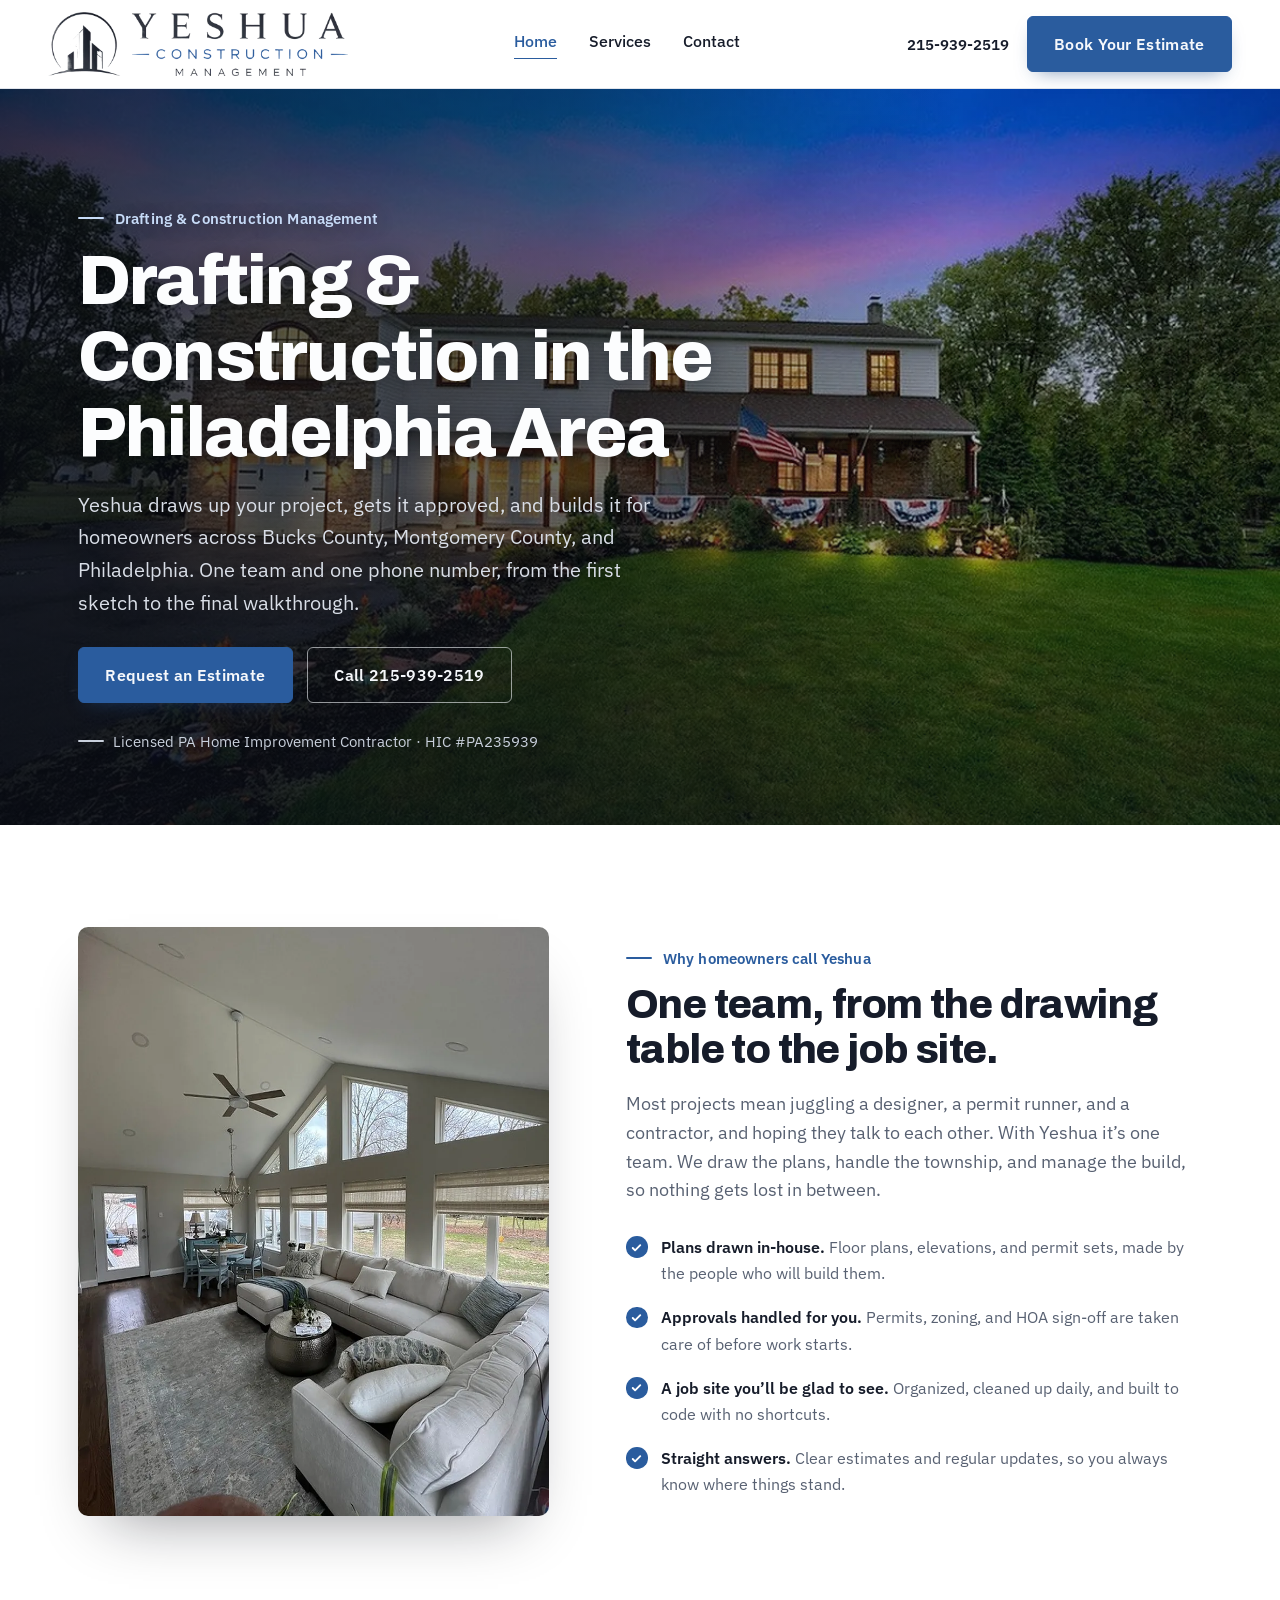
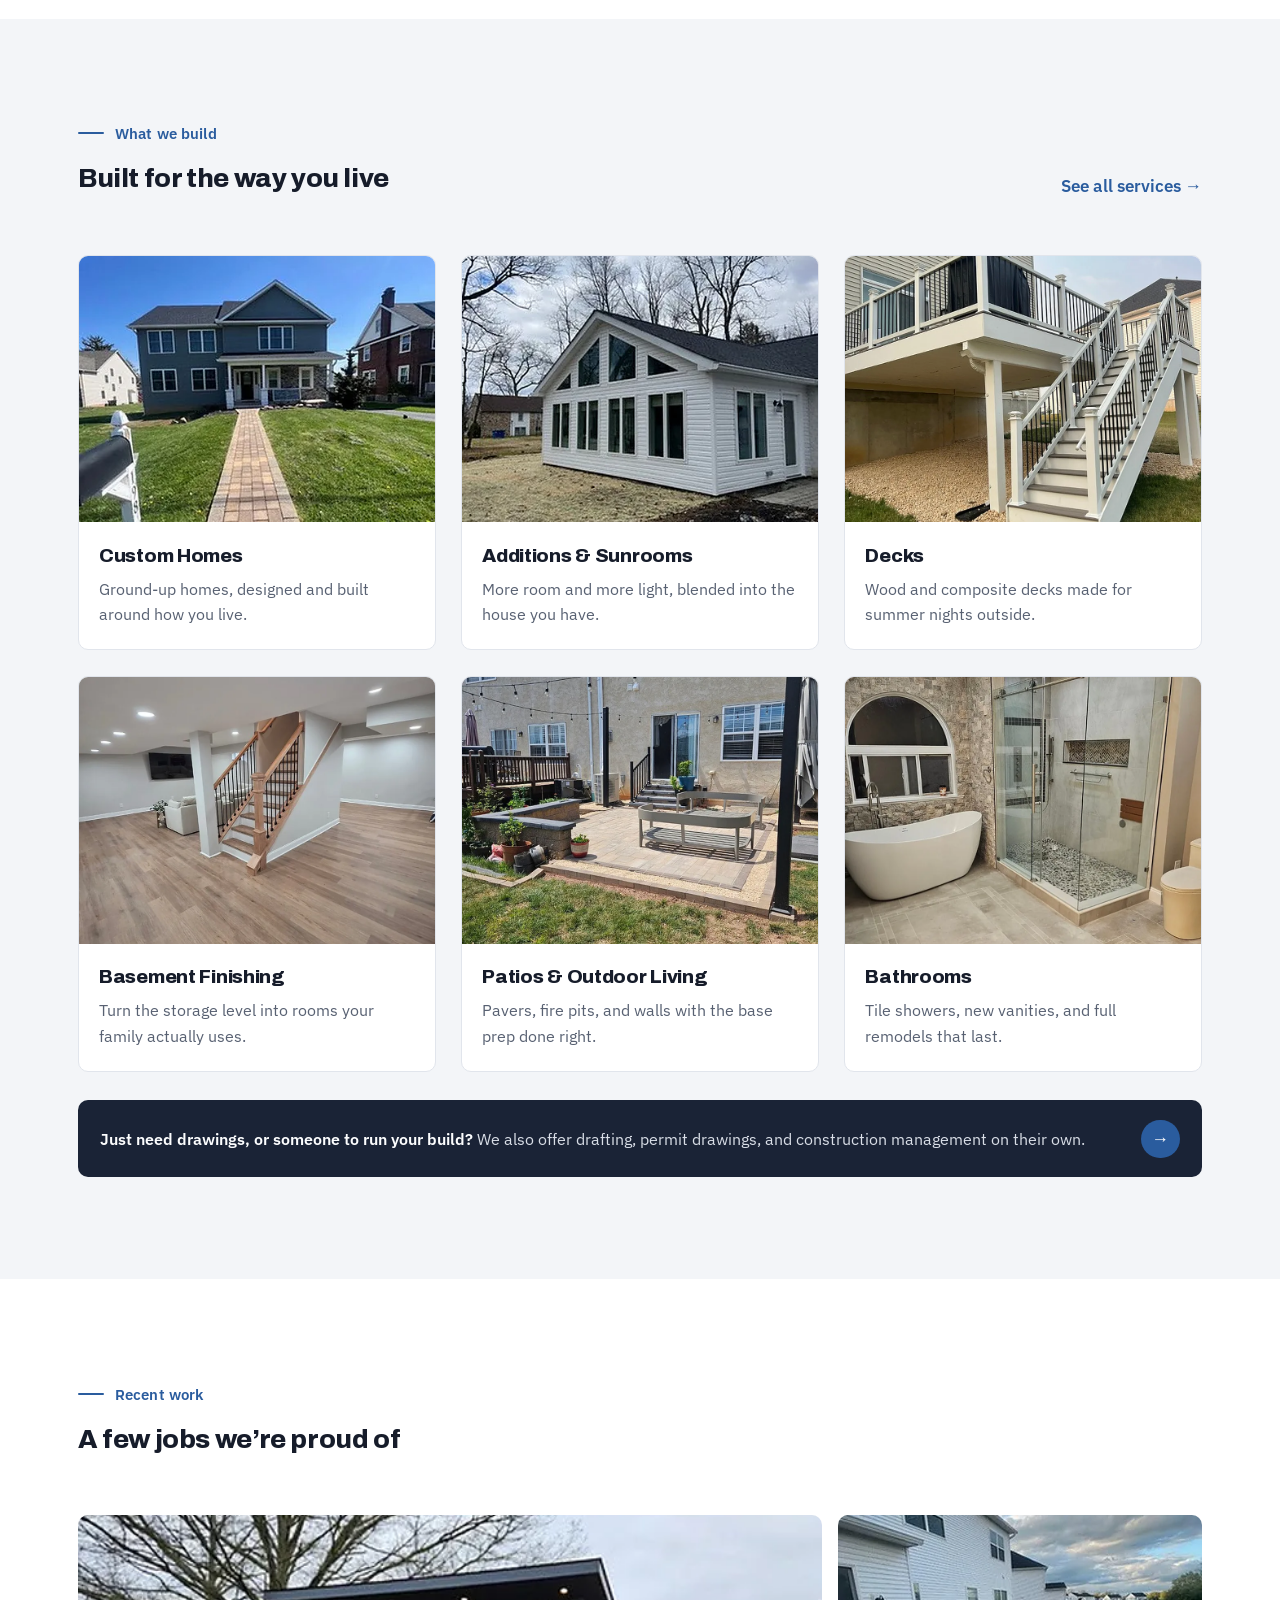
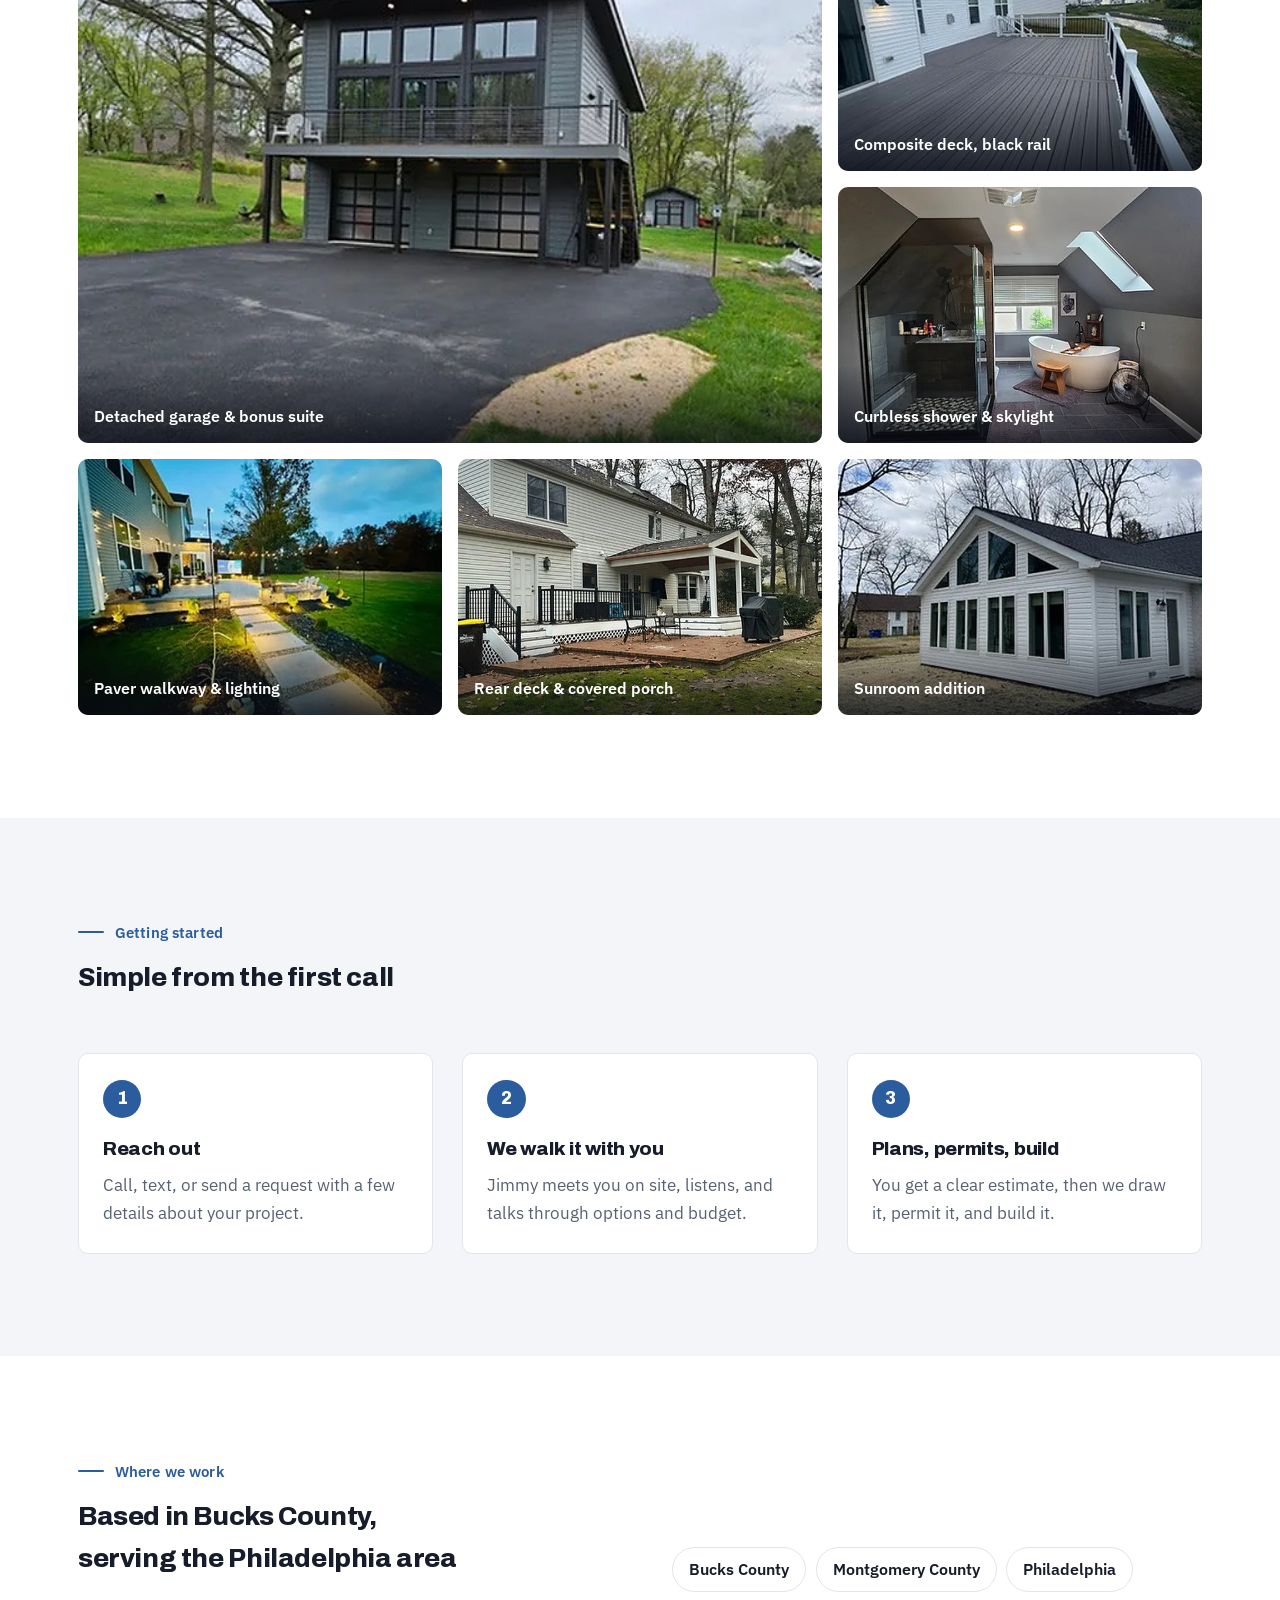
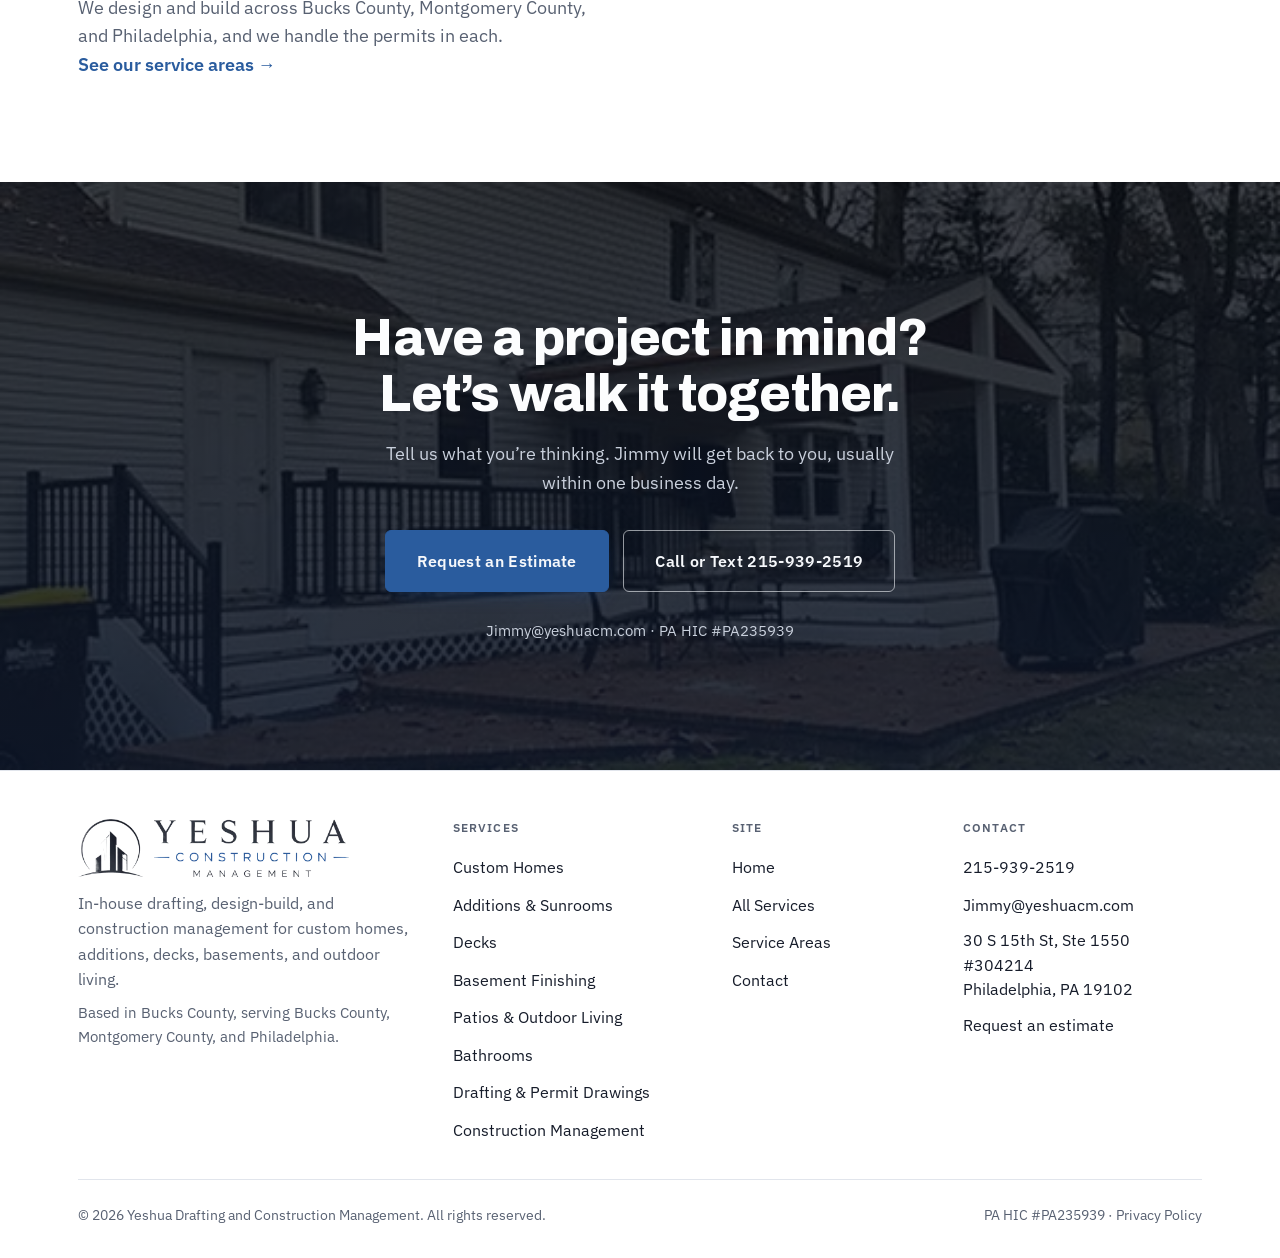
<file: index.html>
<!DOCTYPE html>
<html lang="en">
<head>
<meta charset="UTF-8" />
<meta name="viewport" content="width=device-width, initial-scale=1" />
<title>Construction &amp; Drafting Company in Bucks County, PA | Yeshua</title>
<meta name="description" content="Bucks County drafting and construction company serving Montgomery County and Philadelphia: permit drawings, custom homes, additions, decks, basements, and more." />
<link rel="canonical" href="https://www.yeshuadraftingandconstruction.com/" />
<meta name="theme-color" content="#1A2336" />
<link rel="icon" type="image/png" href="images/favicon.png" />
<link rel="apple-touch-icon" href="images/apple-touch-icon.png" />
<link rel="preload" href="fonts/archivo.woff2" as="font" type="font/woff2" crossorigin />
<link rel="preload" href="fonts/ibm-plex-sans.woff2" as="font" type="font/woff2" crossorigin />
<meta property="og:type" content="website" />
<meta property="og:locale" content="en_US" />
<meta property="og:site_name" content="Yeshua Drafting and Construction Management" />
<meta property="og:title" content="Yeshua Drafting and Construction Management | Bucks County, PA" />
<meta property="og:description" content="Bucks County drafting and construction company serving Montgomery County and Philadelphia: permit drawings, custom homes, additions, decks, basements, and more." />
<meta property="og:url" content="https://www.yeshuadraftingandconstruction.com/" />
<meta property="og:image" content="https://www.yeshuadraftingandconstruction.com/images/og-image.jpg" />
<meta property="og:image:width" content="1200" />
<meta property="og:image:height" content="630" />
<meta property="og:image:alt" content="Home built by Yeshua Drafting and Construction Management" />
<meta name="twitter:card" content="summary_large_image" />
<link rel="stylesheet" href="css/styles.css?v=11" />
<script type="application/ld+json">
{
 "@context": "https://schema.org",
 "@type": "GeneralContractor",
 "@id": "https://www.yeshuadraftingandconstruction.com/#business",
 "name": "Yeshua Drafting and Construction Management",
 "description": "Licensed Pennsylvania home improvement contractor offering in-house drafting, permit drawings, design-build, and construction management for custom homes, additions, decks, basements, patios, and bathrooms. Based in Bucks County, serving Montgomery County and Philadelphia.",
 "url": "https://www.yeshuadraftingandconstruction.com/",
 "logo": "https://www.yeshuadraftingandconstruction.com/images/logo-dark.png",
 "image": [
  "https://www.yeshuadraftingandconstruction.com/images/og-image.jpg",
  "https://www.yeshuadraftingandconstruction.com/images/hero.jpg"
 ],
 "telephone": "+1-215-939-2519",
 "email": "Jimmy@yeshuacm.com",
 "address": {
  "@type": "PostalAddress",
  "streetAddress": "30 S 15th St, Ste 1550 #304214",
  "addressLocality": "Philadelphia",
  "addressRegion": "PA",
  "postalCode": "19102",
  "addressCountry": "US"
 },
 "areaServed": [
  {
   "@type": "AdministrativeArea",
   "name": "Bucks County, PA"
  },
  {
   "@type": "AdministrativeArea",
   "name": "Montgomery County, PA"
  },
  {
   "@type": "City",
   "name": "Philadelphia",
   "sameAs": "https://en.wikipedia.org/wiki/Philadelphia"
  }
 ],
 "hasCredential": {
  "@type": "EducationalOccupationalCredential",
  "credentialCategory": "license",
  "name": "Pennsylvania Home Improvement Contractor Registration PA235939",
  "recognizedBy": {
   "@type": "GovernmentOrganization",
   "name": "Pennsylvania Office of Attorney General"
  }
 },
 "knowsAbout": [
  "Residential drafting",
  "Permit drawings",
  "Construction management",
  "Custom home building",
  "Home additions",
  "Sunrooms",
  "Deck design and construction",
  "Basement finishing",
  "Paver patios",
  "Bathroom remodeling"
 ],
 "hasOfferCatalog": {
  "@type": "OfferCatalog",
  "name": "Services",
  "itemListElement": [
   {
    "@type": "Offer",
    "itemOffered": {
     "@type": "Service",
     "name": "Custom Home Building",
     "url": "https://www.yeshuadraftingandconstruction.com/custom-homes.html"
    }
   },
   {
    "@type": "Offer",
    "itemOffered": {
     "@type": "Service",
     "name": "Home Additions & Sunrooms",
     "url": "https://www.yeshuadraftingandconstruction.com/home-additions.html"
    }
   },
   {
    "@type": "Offer",
    "itemOffered": {
     "@type": "Service",
     "name": "Deck Design & Construction",
     "url": "https://www.yeshuadraftingandconstruction.com/decks.html"
    }
   },
   {
    "@type": "Offer",
    "itemOffered": {
     "@type": "Service",
     "name": "Basement Finishing",
     "url": "https://www.yeshuadraftingandconstruction.com/basement-finishing.html"
    }
   },
   {
    "@type": "Offer",
    "itemOffered": {
     "@type": "Service",
     "name": "Paver Patios & Outdoor Living",
     "url": "https://www.yeshuadraftingandconstruction.com/paver-patios.html"
    }
   },
   {
    "@type": "Offer",
    "itemOffered": {
     "@type": "Service",
     "name": "Bathroom Remodeling",
     "url": "https://www.yeshuadraftingandconstruction.com/bathroom-remodeling.html"
    }
   },
   {
    "@type": "Offer",
    "itemOffered": {
     "@type": "Service",
     "name": "Drafting & Permit Drawings",
     "url": "https://www.yeshuadraftingandconstruction.com/drafting-permit-drawings.html"
    }
   },
   {
    "@type": "Offer",
    "itemOffered": {
     "@type": "Service",
     "name": "Construction Management",
     "url": "https://www.yeshuadraftingandconstruction.com/construction-management.html"
    }
   }
  ]
 }
}
</script>
<script type="application/ld+json">
{
 "@context": "https://schema.org",
 "@type": "WebSite",
 "@id": "https://www.yeshuadraftingandconstruction.com/#website",
 "url": "https://www.yeshuadraftingandconstruction.com/",
 "name": "Yeshua Drafting and Construction Management",
 "publisher": {
  "@id": "https://www.yeshuadraftingandconstruction.com/#business"
 }
}
</script>
</head>
<body>

<a class="skip-link" href="#top">Skip to content</a>

<header class="site-nav" id="siteNav">
  <a href="index.html" class="brand">
    <img class="brand-logo brand-logo-dark" src="images/logo-dark.webp" width="300" height="64" alt="Yeshua Drafting and Construction Management" />
    <img class="brand-logo brand-logo-light" src="images/logo-light.webp" width="300" height="64" alt="Yeshua Drafting and Construction Management" />
  </a>
  <nav class="nav-links" id="navLinks">
    <a href="index.html" class="active" aria-current="page">Home</a>
    <a href="services.html">Services</a>
    <a href="contact.html">Contact</a>
    <a class="btn btn-primary nav-drawer-cta" href="contact.html#estimate">Book Your Estimate</a>
  </nav>
  <div class="nav-right">
    <a class="nav-phone" href="tel:+12159392519">215-939-2519</a>
    <a class="btn btn-primary" href="contact.html#estimate">Book Your Estimate</a>
    <button class="nav-toggle" id="navToggle" aria-label="Open menu" aria-controls="navLinks" aria-expanded="false">
      <span></span><span></span><span></span>
    </button>
  </div>
</header>

<main id="top">

  <section class="hero">
    <img class="hero-bg" src="images/hero.webp" alt="Two-story home built by Yeshua, lit up at dusk" width="1196" height="798" fetchpriority="high" />
    <div class="hero-scrim"></div>
    <div class="hero-inner">
      <div class="container">
        <div class="hero-copy">
          <span class="eyebrow">Drafting &amp; Construction Management</span>
          <h1>Drafting &amp; Construction in the Philadelphia Area</h1>
          <p class="hero-lead">Yeshua draws up your project, gets it approved, and builds it for homeowners across Bucks County, Montgomery County, and Philadelphia. One team and one phone number, from the first sketch to the final walkthrough.</p>
          <div class="hero-actions">
            <a class="btn btn-primary" href="contact.html#estimate">Request an Estimate</a>
            <a class="btn btn-ghost on-dark" href="tel:+12159392519">Call 215-939-2519</a>
          </div>
          <p class="hero-license"><span class="dash" aria-hidden="true"></span>Licensed PA Home Improvement Contractor &middot; HIC #PA235939</p>
        </div>
      </div>
    </div>
  </section>

  <section class="section-pad intro">
    <div class="container intro-grid">
      <figure class="intro-media reveal">
        <img src="images/svc-additions.webp" alt="Bright vaulted sunroom addition with sectional seating" loading="lazy" width="874" height="1165" />
      </figure>
      <div class="intro-text reveal">
        <span class="eyebrow">Why homeowners call Yeshua</span>
        <h2>One team, from the drawing table to the job site.</h2>
        <p class="intro-lead">Most projects mean juggling a designer, a permit runner, and a contractor, and hoping they talk to each other. With Yeshua it&rsquo;s one team. We draw the plans, handle the township, and manage the build, so nothing gets lost in between.</p>
        <ul class="check-list">
          <li><strong>Plans drawn in-house.</strong> Floor plans, elevations, and permit sets, made by the people who will build them.</li>
          <li><strong>Approvals handled for you.</strong> Permits, zoning, and HOA sign-off are taken care of before work starts.</li>
          <li><strong>A job site you&rsquo;ll be glad to see.</strong> Organized, cleaned up daily, and built to code with no shortcuts.</li>
          <li><strong>Straight answers.</strong> Clear estimates and regular updates, so you always know where things stand.</li>
        </ul>
      </div>
    </div>
  </section>

  <section class="section-pad" id="services" style="background:var(--sand);">
    <div class="container">
      <div class="section-head split-head reveal">
        <div>
          <span class="eyebrow">What we build</span>
          <h2>Built for the way you live</h2>
        </div>
        <a class="text-link" href="services.html">See all services <span aria-hidden="true">&rarr;</span></a>
      </div>
      <div class="svc-cards reveal-stagger">
        <a class="svc-card reveal" style="--i:0" href="custom-homes.html">
          <div class="svc-card-media"><img src="images/svc-customhome.webp" alt="New two-story custom home with paver walkway" loading="lazy" width="437" height="469" /></div>
          <div class="svc-card-body"><h3>Custom Homes</h3><p>Ground-up homes, designed and built around how you live.</p></div>
        </a>
        <a class="svc-card reveal" style="--i:1" href="home-additions.html">
          <div class="svc-card-media"><img src="images/gal-sunroom.webp" alt="White gable-roofed sunroom addition" loading="lazy" width="437" height="585" /></div>
          <div class="svc-card-body"><h3>Additions &amp; Sunrooms</h3><p>More room and more light, blended into the house you have.</p></div>
        </a>
        <a class="svc-card reveal" style="--i:2" href="decks.html">
          <div class="svc-card-media"><img src="images/svc-decks.webp" alt="Elevated multi-level deck with staircase" loading="lazy" width="874" height="1167" /></div>
          <div class="svc-card-body"><h3>Decks</h3><p>Wood and composite decks made for summer nights outside.</p></div>
        </a>
        <a class="svc-card reveal" style="--i:3" href="basement-finishing.html">
          <div class="svc-card-media"><img src="images/svc-basement.webp" alt="Finished basement with wood floors and staircase" loading="lazy" width="874" height="1167" /></div>
          <div class="svc-card-body"><h3>Basement Finishing</h3><p>Turn the storage level into rooms your family actually uses.</p></div>
        </a>
        <a class="svc-card reveal" style="--i:4" href="paver-patios.html">
          <div class="svc-card-media"><img src="images/svc-patios.webp" alt="Paver patio with landscape lighting at dusk" loading="lazy" width="874" height="1168" /></div>
          <div class="svc-card-body"><h3>Patios &amp; Outdoor Living</h3><p>Pavers, fire pits, and walls with the base prep done right.</p></div>
        </a>
        <a class="svc-card reveal" style="--i:5" href="bathroom-remodeling.html">
          <div class="svc-card-media"><img src="images/svc-bathrooms.webp" alt="Custom tile shower beside a freestanding tub" loading="lazy" width="874" height="1060" /></div>
          <div class="svc-card-body"><h3>Bathrooms</h3><p>Tile showers, new vanities, and full remodels that last.</p></div>
        </a>
      </div>
      <a class="plans-strip reveal" href="services.html#plans-management">
        <span><strong>Just need drawings, or someone to run your build?</strong> We also offer drafting, permit drawings, and construction management on their own.</span>
        <span class="plans-strip-go" aria-hidden="true">&rarr;</span>
      </a>
    </div>
  </section>

  <section class="section-pad" id="work">
    <div class="container">
      <div class="section-head reveal">
        <span class="eyebrow">Recent work</span>
        <h2>A few jobs we&rsquo;re proud of</h2>
      </div>
      <div class="mosaic reveal-stagger">
        <figure class="mosaic-item big reveal" style="--i:0"><img src="images/gal-garage.webp" alt="Detached garage with a bonus suite and glass doors" loading="lazy" width="583" height="426" /><figcaption>Detached garage &amp; bonus suite</figcaption></figure>
        <figure class="mosaic-item reveal" style="--i:1"><img src="images/gal-deck2.webp" alt="Composite deck with black railing" loading="lazy" width="437" height="585" /><figcaption>Composite deck, black rail</figcaption></figure>
        <figure class="mosaic-item reveal" style="--i:2"><img src="images/gal-skylightbath.webp" alt="Curbless walk-in shower under a skylight" loading="lazy" width="583" height="779" /><figcaption>Curbless shower &amp; skylight</figcaption></figure>
        <figure class="mosaic-item reveal" style="--i:3"><img src="images/gal-duskpatio.webp" alt="Paver walkway with landscape lighting at dusk" loading="lazy" width="437" height="329" /><figcaption>Paver walkway &amp; lighting</figcaption></figure>
        <figure class="mosaic-item reveal" style="--i:4"><img src="images/gal-falldeck.webp" alt="Rear deck and covered porch addition in fall" loading="lazy" width="583" height="780" /><figcaption>Rear deck &amp; covered porch</figcaption></figure>
        <figure class="mosaic-item reveal" style="--i:5"><img src="images/gal-sunroom.webp" alt="Sunroom addition exterior" loading="lazy" width="437" height="585" /><figcaption>Sunroom addition</figcaption></figure>
      </div>
    </div>
  </section>

  <section class="section-pad steps-band" style="background:var(--sand);">
    <div class="container">
      <div class="section-head reveal">
        <span class="eyebrow">Getting started</span>
        <h2>Simple from the first call</h2>
      </div>
      <ol class="steps reveal-stagger">
        <li class="reveal" style="--i:0"><span class="step-num">1</span><h3>Reach out</h3><p>Call, text, or send a request with a few details about your project.</p></li>
        <li class="reveal" style="--i:1"><span class="step-num">2</span><h3>We walk it with you</h3><p>Jimmy meets you on site, listens, and talks through options and budget.</p></li>
        <li class="reveal" style="--i:2"><span class="step-num">3</span><h3>Plans, permits, build</h3><p>You get a clear estimate, then we draw it, permit it, and build it.</p></li>
      </ol>
    </div>
  </section>

  <section class="section-pad area-band" id="service-area">
    <div class="container area-grid">
      <div class="reveal">
        <span class="eyebrow">Where we work</span>
        <h2>Based in Bucks County, serving the Philadelphia area</h2>
        <p>We design and build across Bucks County, Montgomery County, and Philadelphia, and we handle the permits in each. <a class="text-link" href="service-areas.html">See our service areas <span aria-hidden="true">&rarr;</span></a></p>
      </div>
      <ul class="area-list reveal">
        <li><a href="service-areas.html#bucks-county">Bucks County</a></li>
        <li><a href="service-areas.html#montgomery-county">Montgomery County</a></li>
        <li><a href="service-areas.html#philadelphia">Philadelphia</a></li>
      </ul>
    </div>
  </section>

  <section class="cta-band" id="contact">
    <img class="cta-bg" src="images/gal-falldeck.webp" alt="" loading="lazy" width="583" height="780" />
    <div class="cta-scrim"></div>
    <div class="container cta-inner reveal">
      <h2>Have a project in mind?<br />Let&rsquo;s walk it together.</h2>
      <p>Tell us what you&rsquo;re thinking. Jimmy will get back to you, usually within one business day.</p>
      <div class="hero-actions" style="justify-content:center;">
        <a class="btn btn-primary btn-lg" href="contact.html#estimate">Request an Estimate</a>
        <a class="btn btn-ghost on-dark btn-lg" href="tel:+12159392519">Call or Text 215-939-2519</a>
      </div>
      <p class="cta-small"><a href="mailto:Jimmy@yeshuacm.com">Jimmy@yeshuacm.com</a> &middot; PA HIC #PA235939</p>
    </div>
  </section>

</main>

<footer class="site-footer">
  <div class="container">
    <div class="footer-top">
      <div class="footer-brand">
        <a href="index.html" aria-label="Yeshua Drafting and Construction Management home">
          <img class="footer-logo brand-logo-dark" src="images/logo-dark.webp" alt="Yeshua Drafting and Construction Management" width="272" height="58" loading="lazy" />
          <img class="footer-logo brand-logo-light" src="images/logo-light.webp" alt="Yeshua Drafting and Construction Management" width="272" height="58" loading="lazy" />
        </a>
        <p class="footer-tag">In-house drafting, design-build, and construction management for custom homes, additions, decks, basements, and outdoor living.</p>
        <p class="footer-tag footer-area">Based in Bucks County, serving Bucks County, Montgomery County, and Philadelphia.</p>
      </div>
      <div class="footer-col">
        <h4>Services</h4>
        <ul>
          <li><a href="custom-homes.html">Custom Homes</a></li>
          <li><a href="home-additions.html">Additions &amp; Sunrooms</a></li>
          <li><a href="decks.html">Decks</a></li>
          <li><a href="basement-finishing.html">Basement Finishing</a></li>
          <li><a href="paver-patios.html">Patios &amp; Outdoor Living</a></li>
          <li><a href="bathroom-remodeling.html">Bathrooms</a></li>
          <li><a href="drafting-permit-drawings.html">Drafting &amp; Permit Drawings</a></li>
          <li><a href="construction-management.html">Construction Management</a></li>
        </ul>
      </div>
      <div class="footer-col">
        <h4>Site</h4>
        <ul>
          <li><a href="index.html">Home</a></li>
          <li><a href="services.html">All Services</a></li>
          <li><a href="service-areas.html">Service Areas</a></li>
          <li><a href="contact.html">Contact</a></li>
        </ul>
      </div>
      <div class="footer-col">
        <h4>Contact</h4>
        <ul>
          <li><a href="tel:+12159392519">215-939-2519</a></li>
          <li><a href="mailto:Jimmy@yeshuacm.com">Jimmy@yeshuacm.com</a></li>
          <li style="font-size:1.02rem;line-height:1.5;">30 S 15th St, Ste 1550 #304214<br />Philadelphia, PA 19102</li>
          <li><a href="contact.html#estimate">Request an estimate</a></li>
        </ul>
      </div>
    </div>
    <div class="footer-bottom">
      <span>&copy; <span id="year"></span> Yeshua Drafting and Construction Management. All rights reserved.</span>
      <span>PA HIC #PA235939 &middot; <a href="privacy.html">Privacy Policy</a></span>
    </div>
  </div>
</footer>

<script src="js/site.js?v=2" defer></script>
</body>
</html>
</file>
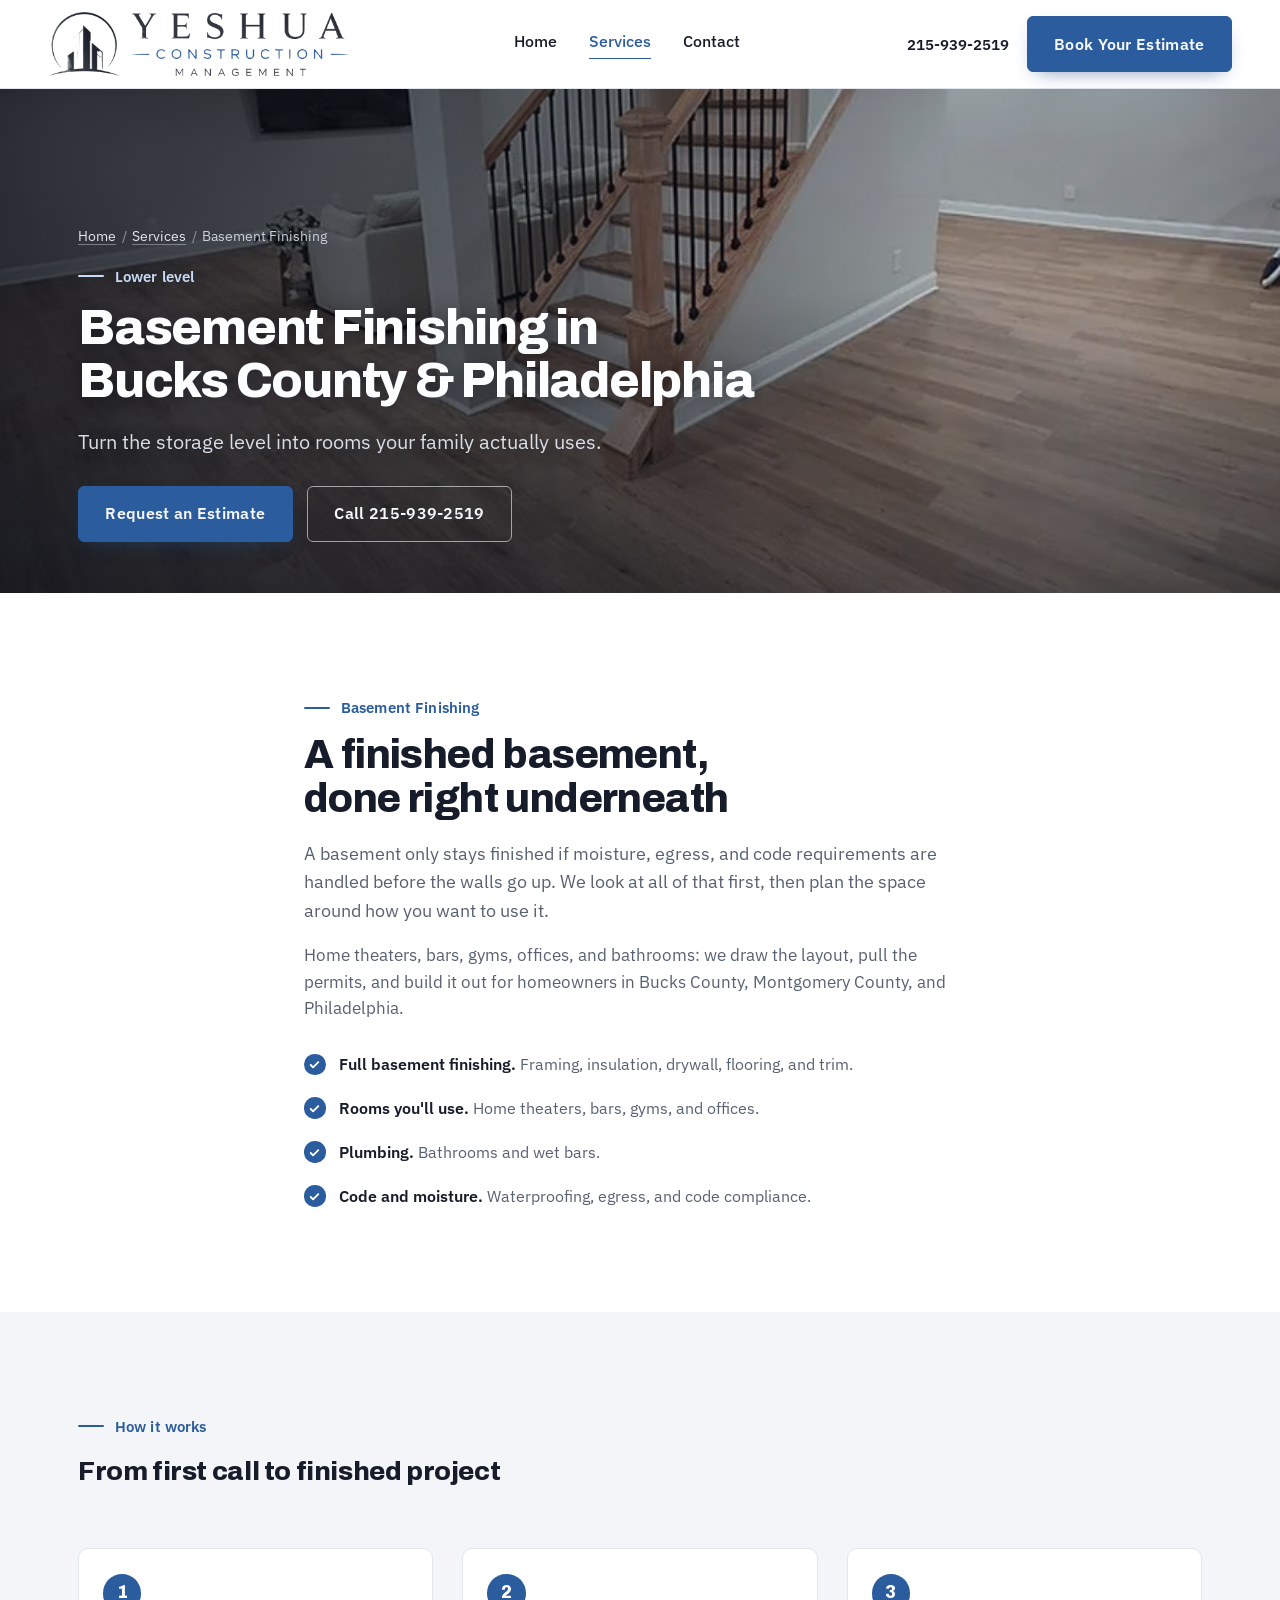
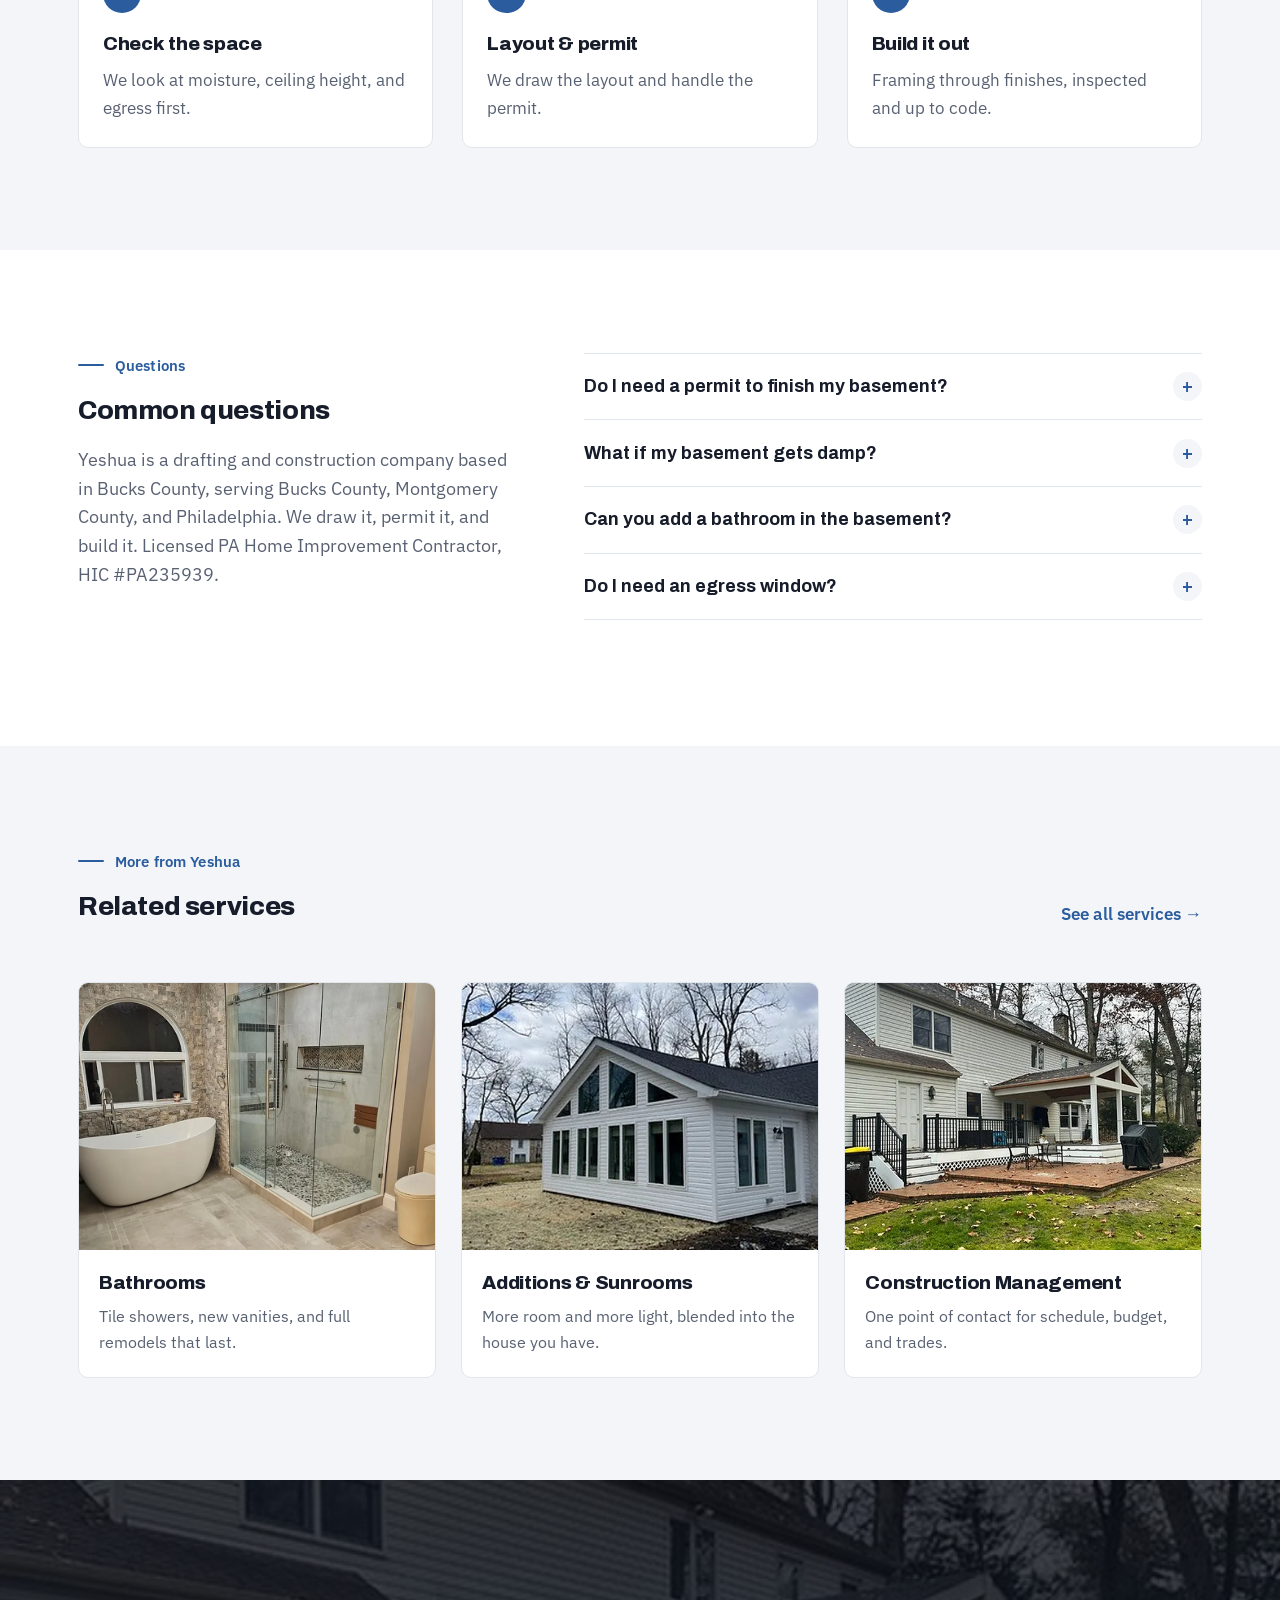
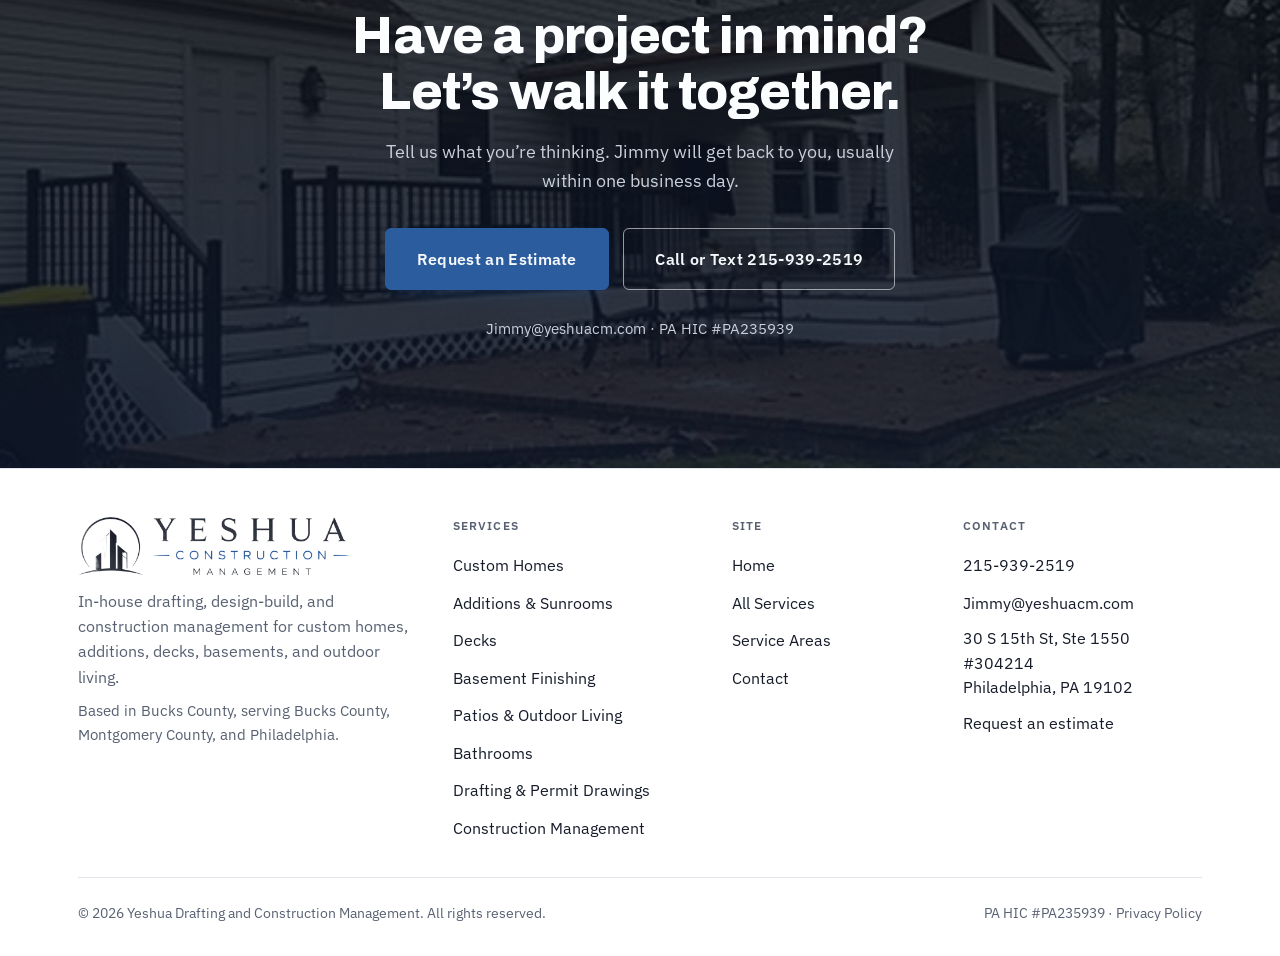
<file: basement-finishing.html>
<!DOCTYPE html>
<html lang="en">
<head>
<meta charset="UTF-8" />
<meta name="viewport" content="width=device-width, initial-scale=1" />
<title>Basement Finishing | Bucks County &amp; Philadelphia</title>
<meta name="description" content="Basement finishing in Bucks County, Montgomery County, and Philadelphia: theaters, bars, gyms, offices, and bathrooms, with moisture and code handled first." />
<link rel="canonical" href="https://www.yeshuadraftingandconstruction.com/basement-finishing.html" />
<meta name="theme-color" content="#1A2336" />
<link rel="icon" type="image/png" href="images/favicon.png" />
<link rel="apple-touch-icon" href="images/apple-touch-icon.png" />
<link rel="preload" href="fonts/archivo.woff2" as="font" type="font/woff2" crossorigin />
<link rel="preload" href="fonts/ibm-plex-sans.woff2" as="font" type="font/woff2" crossorigin />
<meta property="og:type" content="website" />
<meta property="og:locale" content="en_US" />
<meta property="og:site_name" content="Yeshua Drafting and Construction Management" />
<meta property="og:title" content="Basement Finishing | Bucks County &amp; Philadelphia" />
<meta property="og:description" content="Basement finishing in Bucks County, Montgomery County, and Philadelphia: theaters, bars, gyms, offices, and bathrooms, with moisture and code handled first." />
<meta property="og:url" content="https://www.yeshuadraftingandconstruction.com/basement-finishing.html" />
<meta property="og:image" content="https://www.yeshuadraftingandconstruction.com/images/og-image.jpg" />
<meta property="og:image:width" content="1200" />
<meta property="og:image:height" content="630" />
<meta property="og:image:alt" content="Home built by Yeshua Drafting and Construction Management" />
<meta name="twitter:card" content="summary_large_image" />
<link rel="stylesheet" href="css/styles.css?v=11" />
<script type="application/ld+json">
{
 "@context": "https://schema.org",
 "@type": "Service",
 "name": "Basement Finishing",
 "serviceType": "Basement Finishing",
 "url": "https://www.yeshuadraftingandconstruction.com/basement-finishing.html",
 "description": "Basement finishing in Bucks County, Montgomery County, and Philadelphia: theaters, bars, gyms, offices, and bathrooms, with moisture and code handled first.",
 "provider": {
  "@type": "GeneralContractor",
  "@id": "https://www.yeshuadraftingandconstruction.com/#business",
  "name": "Yeshua Drafting and Construction Management",
  "telephone": "+1-215-939-2519",
  "url": "https://www.yeshuadraftingandconstruction.com/"
 },
 "areaServed": [
  {
   "@type": "AdministrativeArea",
   "name": "Bucks County, PA"
  },
  {
   "@type": "AdministrativeArea",
   "name": "Montgomery County, PA"
  },
  {
   "@type": "City",
   "name": "Philadelphia",
   "sameAs": "https://en.wikipedia.org/wiki/Philadelphia"
  }
 ]
}
</script>
<script type="application/ld+json">
{
 "@context": "https://schema.org",
 "@type": "BreadcrumbList",
 "itemListElement": [
  {
   "@type": "ListItem",
   "position": 1,
   "name": "Home",
   "item": "https://www.yeshuadraftingandconstruction.com/"
  },
  {
   "@type": "ListItem",
   "position": 2,
   "name": "Services",
   "item": "https://www.yeshuadraftingandconstruction.com/services.html"
  },
  {
   "@type": "ListItem",
   "position": 3,
   "name": "Basement Finishing",
   "item": "https://www.yeshuadraftingandconstruction.com/basement-finishing.html"
  }
 ]
}
</script>
</head>
<body>

<a class="skip-link" href="#top">Skip to content</a>

<header class="site-nav" id="siteNav">
  <a href="index.html" class="brand">
    <img class="brand-logo brand-logo-dark" src="images/logo-dark.webp" width="300" height="64" alt="Yeshua Drafting and Construction Management" />
    <img class="brand-logo brand-logo-light" src="images/logo-light.webp" width="300" height="64" alt="Yeshua Drafting and Construction Management" />
  </a>
  <nav class="nav-links" id="navLinks">
    <a href="index.html">Home</a>
    <a href="services.html" class="active">Services</a>
    <a href="contact.html">Contact</a>
    <a class="btn btn-primary nav-drawer-cta" href="contact.html#estimate">Book Your Estimate</a>
  </nav>
  <div class="nav-right">
    <a class="nav-phone" href="tel:+12159392519">215-939-2519</a>
    <a class="btn btn-primary" href="contact.html#estimate">Book Your Estimate</a>
    <button class="nav-toggle" id="navToggle" aria-label="Open menu" aria-controls="navLinks" aria-expanded="false">
      <span></span><span></span><span></span>
    </button>
  </div>
</header>

<main id="top">

  <section class="hero compact">
    <img class="hero-bg" src="images/svc-basement.webp" alt="Finished basement with wood floors and staircase" width="874" height="1167" fetchpriority="high" />
    <div class="hero-scrim"></div>
    <div class="hero-inner">
      <div class="container">
        <nav class="crumbs" aria-label="Breadcrumb">
          <ol>
            <li><a href="index.html">Home</a></li>
            <li><a href="services.html">Services</a></li>
            <li aria-current="page">Basement Finishing</li>
          </ol>
        </nav>
        <span class="eyebrow">Lower level</span>
        <h1>Basement Finishing in Bucks County &amp; Philadelphia</h1>
        <p class="hero-lead">Turn the storage level into rooms your family actually uses.</p>
        <div class="hero-actions">
          <a class="btn btn-primary" href="contact.html#estimate">Request an Estimate</a>
          <a class="btn btn-ghost on-dark" href="tel:+12159392519">Call 215-939-2519</a>
        </div>
      </div>
    </div>
  </section>

  <section class="section-pad intro">
    <div class="container intro-solo">
      <div class="intro-text reveal">
        <span class="eyebrow">Basement Finishing</span>
        <h2>A finished basement, done right underneath</h2>
        <p class="intro-lead">A basement only stays finished if moisture, egress, and code requirements are handled before the walls go up. We look at all of that first, then plan the space around how you want to use it.</p>
        <p class="body-copy">Home theaters, bars, gyms, offices, and bathrooms: we draw the layout, pull the permits, and build it out for homeowners in Bucks County, Montgomery County, and Philadelphia.</p>
        <ul class="check-list">
          <li><strong>Full basement finishing.</strong> Framing, insulation, drywall, flooring, and trim.</li>
          <li><strong>Rooms you'll use.</strong> Home theaters, bars, gyms, and offices.</li>
          <li><strong>Plumbing.</strong> Bathrooms and wet bars.</li>
          <li><strong>Code and moisture.</strong> Waterproofing, egress, and code compliance.</li>
        </ul>
      </div>
    </div>
  </section>

  <section class="section-pad steps-band" style="background:var(--sand);">
    <div class="container">
      <div class="section-head reveal">
        <span class="eyebrow">How it works</span>
        <h2>From first call to finished project</h2>
      </div>
      <ol class="steps reveal-stagger">
        <li class="reveal" style="--i:0"><span class="step-num">1</span><h3>Check the space</h3><p>We look at moisture, ceiling height, and egress first.</p></li>
        <li class="reveal" style="--i:1"><span class="step-num">2</span><h3>Layout &amp; permit</h3><p>We draw the layout and handle the permit.</p></li>
        <li class="reveal" style="--i:2"><span class="step-num">3</span><h3>Build it out</h3><p>Framing through finishes, inspected and up to code.</p></li>
      </ol>
    </div>
  </section>

  <section class="section-pad">
    <div class="container faq-wrap">
      <div class="section-head reveal">
        <span class="eyebrow">Questions</span>
        <h2>Common questions</h2>
        <p>Yeshua is a drafting and construction company based in Bucks County, serving Bucks County, Montgomery County, and Philadelphia. We draw it, permit it, and build it. Licensed PA Home Improvement Contractor, HIC #PA235939.</p>
      </div>
      <div class="faq-list reveal">
        <details class="faq-item">
          <summary>Do I need a permit to finish my basement?</summary>
          <p>Generally, yes, especially when the work includes new walls, electrical, plumbing, or a bedroom. We handle the permit and inspections.</p>
        </details>
        <details class="faq-item">
          <summary>What if my basement gets damp?</summary>
          <p>We check for moisture first. If waterproofing is needed, it gets handled before any framing goes up.</p>
        </details>
        <details class="faq-item">
          <summary>Can you add a bathroom in the basement?</summary>
          <p>Yes. Basement bathrooms and wet bars are a common part of our basement projects.</p>
        </details>
        <details class="faq-item">
          <summary>Do I need an egress window?</summary>
          <p>If the basement will include a bedroom, code requires an emergency escape opening such as an egress window. We'll tell you exactly what applies to your plan.</p>
        </details>
      </div>
    </div>
  </section>

  <section class="section-pad" style="background:var(--sand);">
    <div class="container">
      <div class="section-head split-head reveal">
        <div>
          <span class="eyebrow">More from Yeshua</span>
          <h2>Related services</h2>
        </div>
        <a class="text-link" href="services.html">See all services <span aria-hidden="true">&rarr;</span></a>
      </div>
      <div class="svc-cards reveal-stagger">
        <a class="svc-card reveal" style="--i:0" href="bathroom-remodeling.html">
          <div class="svc-card-media"><img src="images/svc-bathrooms.webp" alt="Custom tile shower beside a freestanding tub" width="874" height="1060" loading="lazy" /></div>
          <div class="svc-card-body"><h3>Bathrooms</h3><p>Tile showers, new vanities, and full remodels that last.</p></div>
        </a>
        <a class="svc-card reveal" style="--i:1" href="home-additions.html">
          <div class="svc-card-media"><img src="images/gal-sunroom.webp" alt="White gable-roofed sunroom addition" width="437" height="585" loading="lazy" /></div>
          <div class="svc-card-body"><h3>Additions &amp; Sunrooms</h3><p>More room and more light, blended into the house you have.</p></div>
        </a>
        <a class="svc-card reveal" style="--i:2" href="construction-management.html">
          <div class="svc-card-media"><img src="images/gal-falldeck.webp" alt="Rear deck and covered porch addition" width="583" height="780" loading="lazy" /></div>
          <div class="svc-card-body"><h3>Construction Management</h3><p>One point of contact for schedule, budget, and trades.</p></div>
        </a>
      </div>
    </div>
  </section>

  <section class="cta-band" id="contact">
    <img class="cta-bg" src="images/gal-falldeck.webp" alt="" width="583" height="780" loading="lazy" />
    <div class="cta-scrim"></div>
    <div class="container cta-inner reveal">
      <h2>Have a project in mind?<br />Let&rsquo;s walk it together.</h2>
      <p>Tell us what you&rsquo;re thinking. Jimmy will get back to you, usually within one business day.</p>
      <div class="hero-actions" style="justify-content:center;">
        <a class="btn btn-primary btn-lg" href="contact.html#estimate">Request an Estimate</a>
        <a class="btn btn-ghost on-dark btn-lg" href="tel:+12159392519">Call or Text 215-939-2519</a>
      </div>
      <p class="cta-small"><a href="mailto:Jimmy@yeshuacm.com">Jimmy@yeshuacm.com</a> &middot; PA HIC #PA235939</p>
    </div>
  </section>

</main>

<footer class="site-footer">
  <div class="container">
    <div class="footer-top">
      <div class="footer-brand">
        <a href="index.html" aria-label="Yeshua Drafting and Construction Management home">
          <img class="footer-logo brand-logo-dark" src="images/logo-dark.webp" alt="Yeshua Drafting and Construction Management" width="272" height="58" loading="lazy" />
          <img class="footer-logo brand-logo-light" src="images/logo-light.webp" alt="Yeshua Drafting and Construction Management" width="272" height="58" loading="lazy" />
        </a>
        <p class="footer-tag">In-house drafting, design-build, and construction management for custom homes, additions, decks, basements, and outdoor living.</p>
        <p class="footer-tag footer-area">Based in Bucks County, serving Bucks County, Montgomery County, and Philadelphia.</p>
      </div>
      <div class="footer-col">
        <h4>Services</h4>
        <ul>
          <li><a href="custom-homes.html">Custom Homes</a></li>
          <li><a href="home-additions.html">Additions &amp; Sunrooms</a></li>
          <li><a href="decks.html">Decks</a></li>
          <li><a href="basement-finishing.html">Basement Finishing</a></li>
          <li><a href="paver-patios.html">Patios &amp; Outdoor Living</a></li>
          <li><a href="bathroom-remodeling.html">Bathrooms</a></li>
          <li><a href="drafting-permit-drawings.html">Drafting &amp; Permit Drawings</a></li>
          <li><a href="construction-management.html">Construction Management</a></li>
        </ul>
      </div>
      <div class="footer-col">
        <h4>Site</h4>
        <ul>
          <li><a href="index.html">Home</a></li>
          <li><a href="services.html">All Services</a></li>
          <li><a href="service-areas.html">Service Areas</a></li>
          <li><a href="contact.html">Contact</a></li>
        </ul>
      </div>
      <div class="footer-col">
        <h4>Contact</h4>
        <ul>
          <li><a href="tel:+12159392519">215-939-2519</a></li>
          <li><a href="mailto:Jimmy@yeshuacm.com">Jimmy@yeshuacm.com</a></li>
          <li style="font-size:1.02rem;line-height:1.5;">30 S 15th St, Ste 1550 #304214<br />Philadelphia, PA 19102</li>
          <li><a href="contact.html#estimate">Request an estimate</a></li>
        </ul>
      </div>
    </div>
    <div class="footer-bottom">
      <span>&copy; <span id="year"></span> Yeshua Drafting and Construction Management. All rights reserved.</span>
      <span>PA HIC #PA235939 &middot; <a href="privacy.html">Privacy Policy</a></span>
    </div>
  </div>
</footer>

<script src="js/site.js?v=2" defer></script>
</body>
</html>
</file>
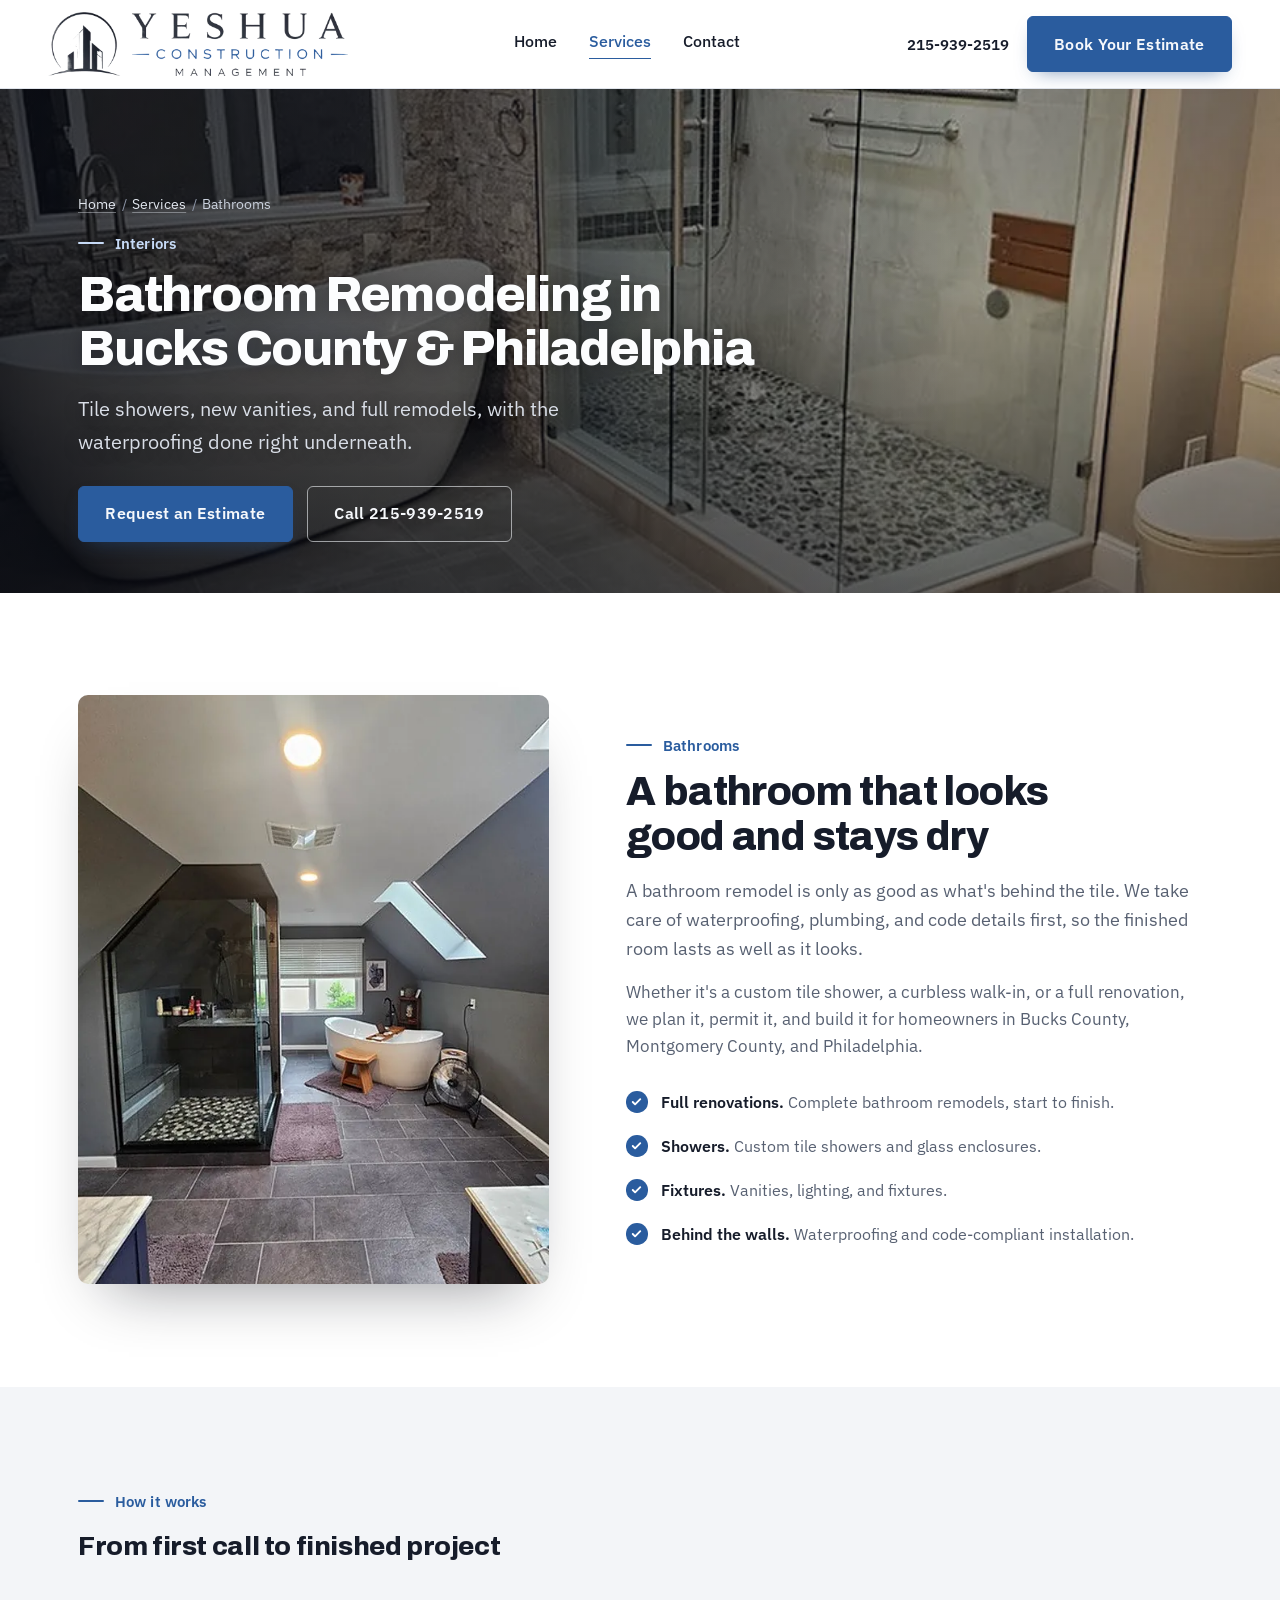
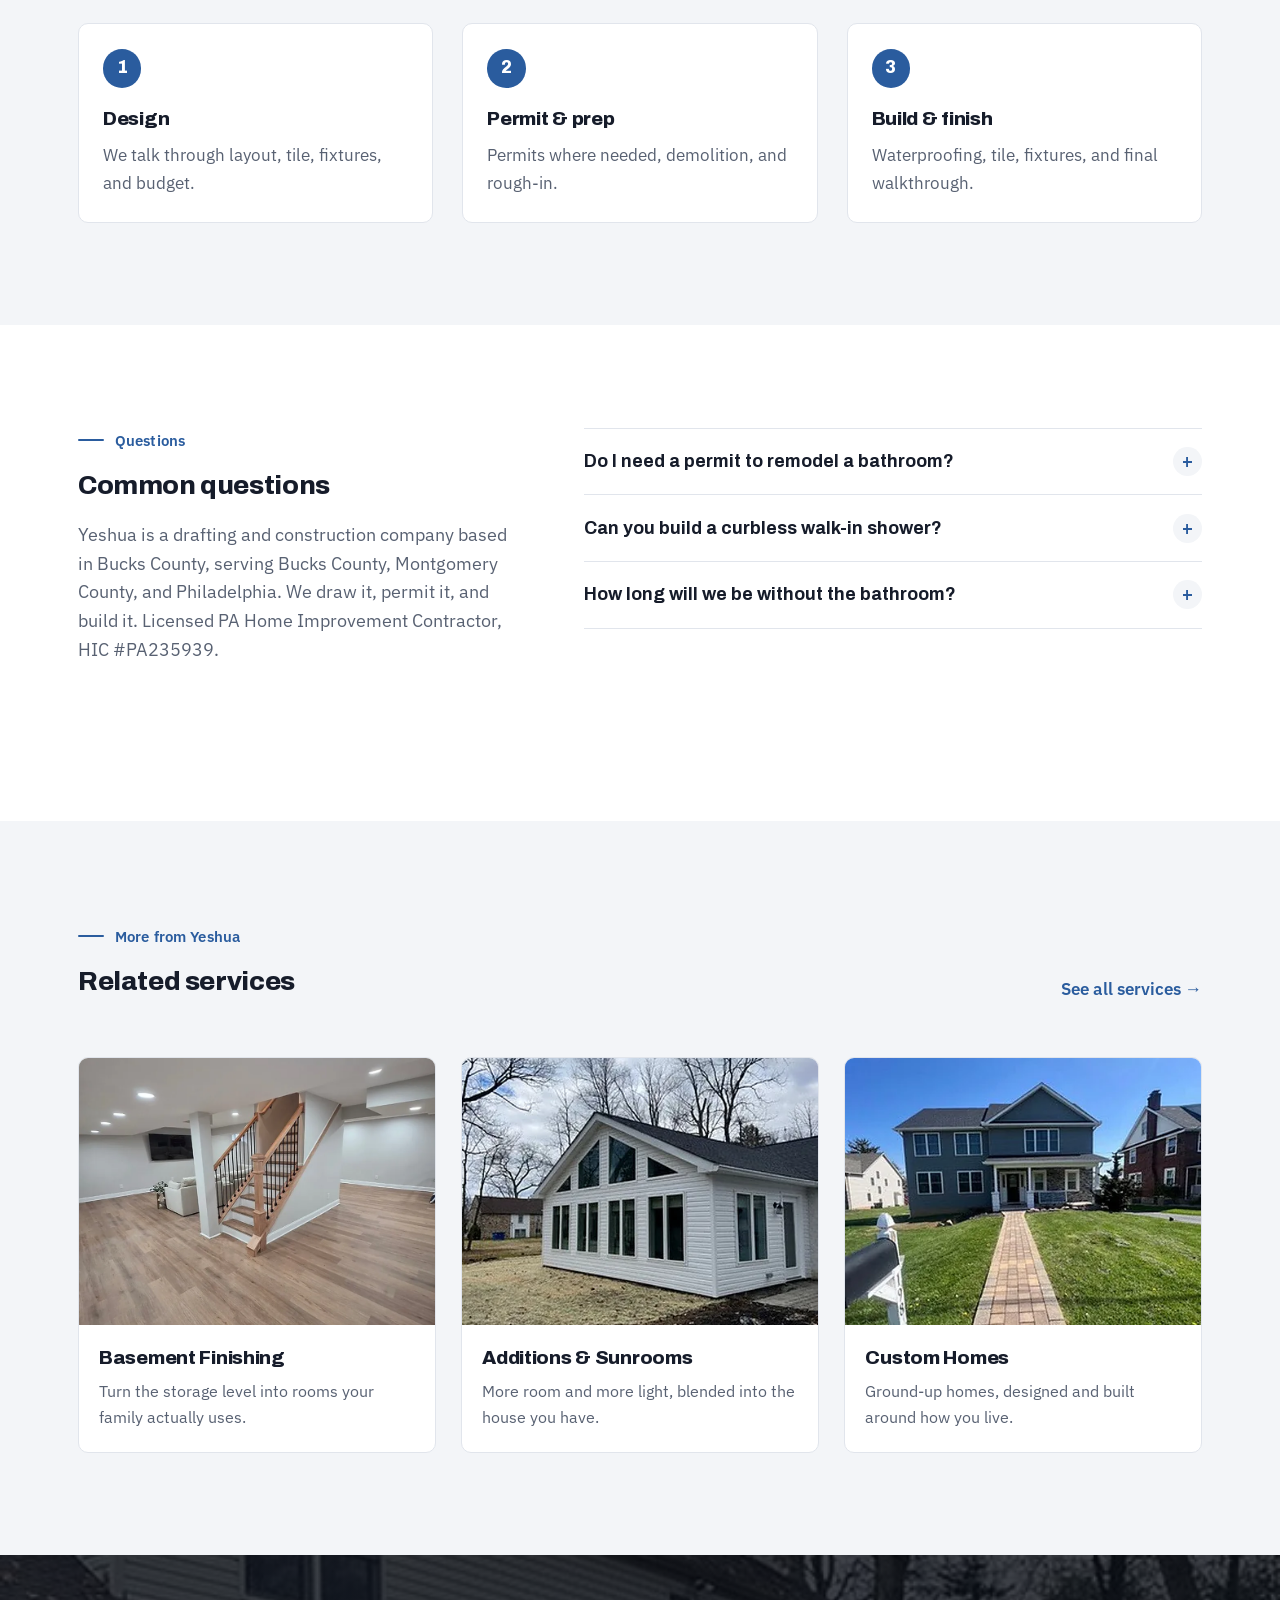
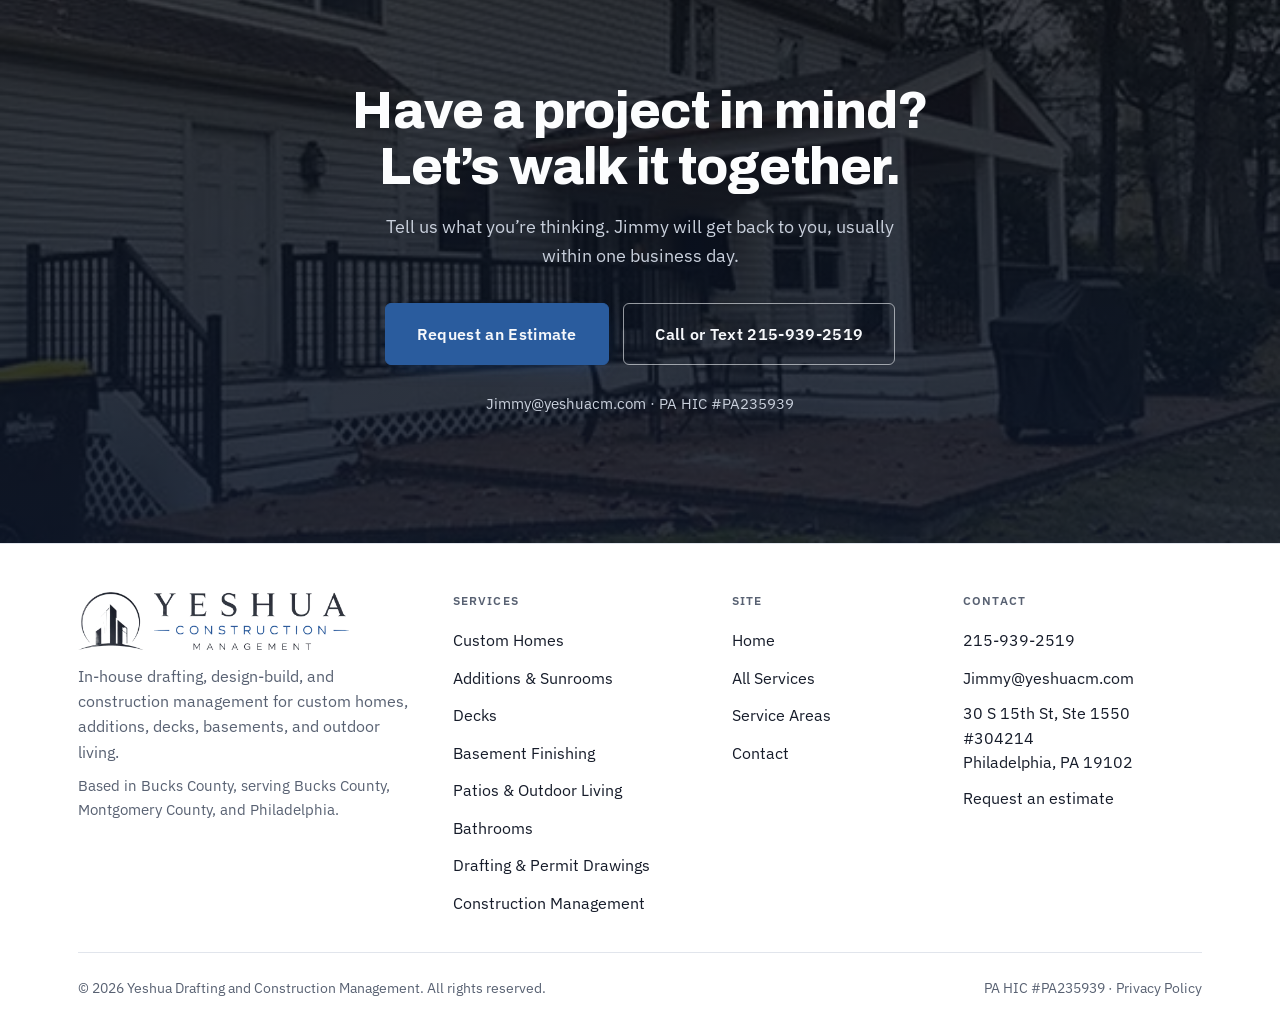
<file: bathroom-remodeling.html>
<!DOCTYPE html>
<html lang="en">
<head>
<meta charset="UTF-8" />
<meta name="viewport" content="width=device-width, initial-scale=1" />
<title>Bathroom Remodeling | Bucks County &amp; Philadelphia</title>
<meta name="description" content="Bathroom remodeling in Bucks County, Montgomery County, and Philadelphia: custom tile showers, vanities, and full renovations with proper waterproofing." />
<link rel="canonical" href="https://www.yeshuadraftingandconstruction.com/bathroom-remodeling.html" />
<meta name="theme-color" content="#1A2336" />
<link rel="icon" type="image/png" href="images/favicon.png" />
<link rel="apple-touch-icon" href="images/apple-touch-icon.png" />
<link rel="preload" href="fonts/archivo.woff2" as="font" type="font/woff2" crossorigin />
<link rel="preload" href="fonts/ibm-plex-sans.woff2" as="font" type="font/woff2" crossorigin />
<meta property="og:type" content="website" />
<meta property="og:locale" content="en_US" />
<meta property="og:site_name" content="Yeshua Drafting and Construction Management" />
<meta property="og:title" content="Bathroom Remodeling | Bucks County &amp; Philadelphia" />
<meta property="og:description" content="Bathroom remodeling in Bucks County, Montgomery County, and Philadelphia: custom tile showers, vanities, and full renovations with proper waterproofing." />
<meta property="og:url" content="https://www.yeshuadraftingandconstruction.com/bathroom-remodeling.html" />
<meta property="og:image" content="https://www.yeshuadraftingandconstruction.com/images/og-image.jpg" />
<meta property="og:image:width" content="1200" />
<meta property="og:image:height" content="630" />
<meta property="og:image:alt" content="Home built by Yeshua Drafting and Construction Management" />
<meta name="twitter:card" content="summary_large_image" />
<link rel="stylesheet" href="css/styles.css?v=11" />
<script type="application/ld+json">
{
 "@context": "https://schema.org",
 "@type": "Service",
 "name": "Bathroom Remodeling",
 "serviceType": "Bathroom Remodeling",
 "url": "https://www.yeshuadraftingandconstruction.com/bathroom-remodeling.html",
 "description": "Bathroom remodeling in Bucks County, Montgomery County, and Philadelphia: custom tile showers, vanities, and full renovations with proper waterproofing.",
 "provider": {
  "@type": "GeneralContractor",
  "@id": "https://www.yeshuadraftingandconstruction.com/#business",
  "name": "Yeshua Drafting and Construction Management",
  "telephone": "+1-215-939-2519",
  "url": "https://www.yeshuadraftingandconstruction.com/"
 },
 "areaServed": [
  {
   "@type": "AdministrativeArea",
   "name": "Bucks County, PA"
  },
  {
   "@type": "AdministrativeArea",
   "name": "Montgomery County, PA"
  },
  {
   "@type": "City",
   "name": "Philadelphia",
   "sameAs": "https://en.wikipedia.org/wiki/Philadelphia"
  }
 ]
}
</script>
<script type="application/ld+json">
{
 "@context": "https://schema.org",
 "@type": "BreadcrumbList",
 "itemListElement": [
  {
   "@type": "ListItem",
   "position": 1,
   "name": "Home",
   "item": "https://www.yeshuadraftingandconstruction.com/"
  },
  {
   "@type": "ListItem",
   "position": 2,
   "name": "Services",
   "item": "https://www.yeshuadraftingandconstruction.com/services.html"
  },
  {
   "@type": "ListItem",
   "position": 3,
   "name": "Bathrooms",
   "item": "https://www.yeshuadraftingandconstruction.com/bathroom-remodeling.html"
  }
 ]
}
</script>
</head>
<body>

<a class="skip-link" href="#top">Skip to content</a>

<header class="site-nav" id="siteNav">
  <a href="index.html" class="brand">
    <img class="brand-logo brand-logo-dark" src="images/logo-dark.webp" width="300" height="64" alt="Yeshua Drafting and Construction Management" />
    <img class="brand-logo brand-logo-light" src="images/logo-light.webp" width="300" height="64" alt="Yeshua Drafting and Construction Management" />
  </a>
  <nav class="nav-links" id="navLinks">
    <a href="index.html">Home</a>
    <a href="services.html" class="active">Services</a>
    <a href="contact.html">Contact</a>
    <a class="btn btn-primary nav-drawer-cta" href="contact.html#estimate">Book Your Estimate</a>
  </nav>
  <div class="nav-right">
    <a class="nav-phone" href="tel:+12159392519">215-939-2519</a>
    <a class="btn btn-primary" href="contact.html#estimate">Book Your Estimate</a>
    <button class="nav-toggle" id="navToggle" aria-label="Open menu" aria-controls="navLinks" aria-expanded="false">
      <span></span><span></span><span></span>
    </button>
  </div>
</header>

<main id="top">

  <section class="hero compact">
    <img class="hero-bg" src="images/svc-bathrooms.webp" alt="Custom tile shower beside a freestanding tub" width="874" height="1060" fetchpriority="high" />
    <div class="hero-scrim"></div>
    <div class="hero-inner">
      <div class="container">
        <nav class="crumbs" aria-label="Breadcrumb">
          <ol>
            <li><a href="index.html">Home</a></li>
            <li><a href="services.html">Services</a></li>
            <li aria-current="page">Bathrooms</li>
          </ol>
        </nav>
        <span class="eyebrow">Interiors</span>
        <h1>Bathroom Remodeling in Bucks County &amp; Philadelphia</h1>
        <p class="hero-lead">Tile showers, new vanities, and full remodels, with the waterproofing done right underneath.</p>
        <div class="hero-actions">
          <a class="btn btn-primary" href="contact.html#estimate">Request an Estimate</a>
          <a class="btn btn-ghost on-dark" href="tel:+12159392519">Call 215-939-2519</a>
        </div>
      </div>
    </div>
  </section>

  <section class="section-pad intro">
    <div class="container intro-grid">
      <figure class="intro-media reveal">
        <img src="images/gal-skylightbath.webp" alt="Curbless walk-in shower under a skylight" width="583" height="779" loading="lazy" />
      </figure>
      <div class="intro-text reveal">
        <span class="eyebrow">Bathrooms</span>
        <h2>A bathroom that looks good and stays dry</h2>
        <p class="intro-lead">A bathroom remodel is only as good as what's behind the tile. We take care of waterproofing, plumbing, and code details first, so the finished room lasts as well as it looks.</p>
        <p class="body-copy">Whether it's a custom tile shower, a curbless walk-in, or a full renovation, we plan it, permit it, and build it for homeowners in Bucks County, Montgomery County, and Philadelphia.</p>
        <ul class="check-list">
          <li><strong>Full renovations.</strong> Complete bathroom remodels, start to finish.</li>
          <li><strong>Showers.</strong> Custom tile showers and glass enclosures.</li>
          <li><strong>Fixtures.</strong> Vanities, lighting, and fixtures.</li>
          <li><strong>Behind the walls.</strong> Waterproofing and code-compliant installation.</li>
        </ul>
      </div>
    </div>
  </section>

  <section class="section-pad steps-band" style="background:var(--sand);">
    <div class="container">
      <div class="section-head reveal">
        <span class="eyebrow">How it works</span>
        <h2>From first call to finished project</h2>
      </div>
      <ol class="steps reveal-stagger">
        <li class="reveal" style="--i:0"><span class="step-num">1</span><h3>Design</h3><p>We talk through layout, tile, fixtures, and budget.</p></li>
        <li class="reveal" style="--i:1"><span class="step-num">2</span><h3>Permit &amp; prep</h3><p>Permits where needed, demolition, and rough-in.</p></li>
        <li class="reveal" style="--i:2"><span class="step-num">3</span><h3>Build &amp; finish</h3><p>Waterproofing, tile, fixtures, and final walkthrough.</p></li>
      </ol>
    </div>
  </section>

  <section class="section-pad">
    <div class="container faq-wrap">
      <div class="section-head reveal">
        <span class="eyebrow">Questions</span>
        <h2>Common questions</h2>
        <p>Yeshua is a drafting and construction company based in Bucks County, serving Bucks County, Montgomery County, and Philadelphia. We draw it, permit it, and build it. Licensed PA Home Improvement Contractor, HIC #PA235939.</p>
      </div>
      <div class="faq-list reveal">
        <details class="faq-item">
          <summary>Do I need a permit to remodel a bathroom?</summary>
          <p>Remodels that move plumbing, add electrical, or change walls usually do. We'll tell you what your project needs and handle it.</p>
        </details>
        <details class="faq-item">
          <summary>Can you build a curbless walk-in shower?</summary>
          <p>Yes. Curbless and walk-in showers are planned with the floor slope and waterproofing built in from the start.</p>
        </details>
        <details class="faq-item">
          <summary>How long will we be without the bathroom?</summary>
          <p>It depends on the scope of the remodel. You'll get a schedule with your estimate so you can plan around it.</p>
        </details>
      </div>
    </div>
  </section>

  <section class="section-pad" style="background:var(--sand);">
    <div class="container">
      <div class="section-head split-head reveal">
        <div>
          <span class="eyebrow">More from Yeshua</span>
          <h2>Related services</h2>
        </div>
        <a class="text-link" href="services.html">See all services <span aria-hidden="true">&rarr;</span></a>
      </div>
      <div class="svc-cards reveal-stagger">
        <a class="svc-card reveal" style="--i:0" href="basement-finishing.html">
          <div class="svc-card-media"><img src="images/svc-basement.webp" alt="Finished basement with wood floors and staircase" width="874" height="1167" loading="lazy" /></div>
          <div class="svc-card-body"><h3>Basement Finishing</h3><p>Turn the storage level into rooms your family actually uses.</p></div>
        </a>
        <a class="svc-card reveal" style="--i:1" href="home-additions.html">
          <div class="svc-card-media"><img src="images/gal-sunroom.webp" alt="White gable-roofed sunroom addition" width="437" height="585" loading="lazy" /></div>
          <div class="svc-card-body"><h3>Additions &amp; Sunrooms</h3><p>More room and more light, blended into the house you have.</p></div>
        </a>
        <a class="svc-card reveal" style="--i:2" href="custom-homes.html">
          <div class="svc-card-media"><img src="images/svc-customhome.webp" alt="New two-story custom home with paver walkway" width="437" height="469" loading="lazy" /></div>
          <div class="svc-card-body"><h3>Custom Homes</h3><p>Ground-up homes, designed and built around how you live.</p></div>
        </a>
      </div>
    </div>
  </section>

  <section class="cta-band" id="contact">
    <img class="cta-bg" src="images/gal-falldeck.webp" alt="" width="583" height="780" loading="lazy" />
    <div class="cta-scrim"></div>
    <div class="container cta-inner reveal">
      <h2>Have a project in mind?<br />Let&rsquo;s walk it together.</h2>
      <p>Tell us what you&rsquo;re thinking. Jimmy will get back to you, usually within one business day.</p>
      <div class="hero-actions" style="justify-content:center;">
        <a class="btn btn-primary btn-lg" href="contact.html#estimate">Request an Estimate</a>
        <a class="btn btn-ghost on-dark btn-lg" href="tel:+12159392519">Call or Text 215-939-2519</a>
      </div>
      <p class="cta-small"><a href="mailto:Jimmy@yeshuacm.com">Jimmy@yeshuacm.com</a> &middot; PA HIC #PA235939</p>
    </div>
  </section>

</main>

<footer class="site-footer">
  <div class="container">
    <div class="footer-top">
      <div class="footer-brand">
        <a href="index.html" aria-label="Yeshua Drafting and Construction Management home">
          <img class="footer-logo brand-logo-dark" src="images/logo-dark.webp" alt="Yeshua Drafting and Construction Management" width="272" height="58" loading="lazy" />
          <img class="footer-logo brand-logo-light" src="images/logo-light.webp" alt="Yeshua Drafting and Construction Management" width="272" height="58" loading="lazy" />
        </a>
        <p class="footer-tag">In-house drafting, design-build, and construction management for custom homes, additions, decks, basements, and outdoor living.</p>
        <p class="footer-tag footer-area">Based in Bucks County, serving Bucks County, Montgomery County, and Philadelphia.</p>
      </div>
      <div class="footer-col">
        <h4>Services</h4>
        <ul>
          <li><a href="custom-homes.html">Custom Homes</a></li>
          <li><a href="home-additions.html">Additions &amp; Sunrooms</a></li>
          <li><a href="decks.html">Decks</a></li>
          <li><a href="basement-finishing.html">Basement Finishing</a></li>
          <li><a href="paver-patios.html">Patios &amp; Outdoor Living</a></li>
          <li><a href="bathroom-remodeling.html">Bathrooms</a></li>
          <li><a href="drafting-permit-drawings.html">Drafting &amp; Permit Drawings</a></li>
          <li><a href="construction-management.html">Construction Management</a></li>
        </ul>
      </div>
      <div class="footer-col">
        <h4>Site</h4>
        <ul>
          <li><a href="index.html">Home</a></li>
          <li><a href="services.html">All Services</a></li>
          <li><a href="service-areas.html">Service Areas</a></li>
          <li><a href="contact.html">Contact</a></li>
        </ul>
      </div>
      <div class="footer-col">
        <h4>Contact</h4>
        <ul>
          <li><a href="tel:+12159392519">215-939-2519</a></li>
          <li><a href="mailto:Jimmy@yeshuacm.com">Jimmy@yeshuacm.com</a></li>
          <li style="font-size:1.02rem;line-height:1.5;">30 S 15th St, Ste 1550 #304214<br />Philadelphia, PA 19102</li>
          <li><a href="contact.html#estimate">Request an estimate</a></li>
        </ul>
      </div>
    </div>
    <div class="footer-bottom">
      <span>&copy; <span id="year"></span> Yeshua Drafting and Construction Management. All rights reserved.</span>
      <span>PA HIC #PA235939 &middot; <a href="privacy.html">Privacy Policy</a></span>
    </div>
  </div>
</footer>

<script src="js/site.js?v=2" defer></script>
</body>
</html>
</file>
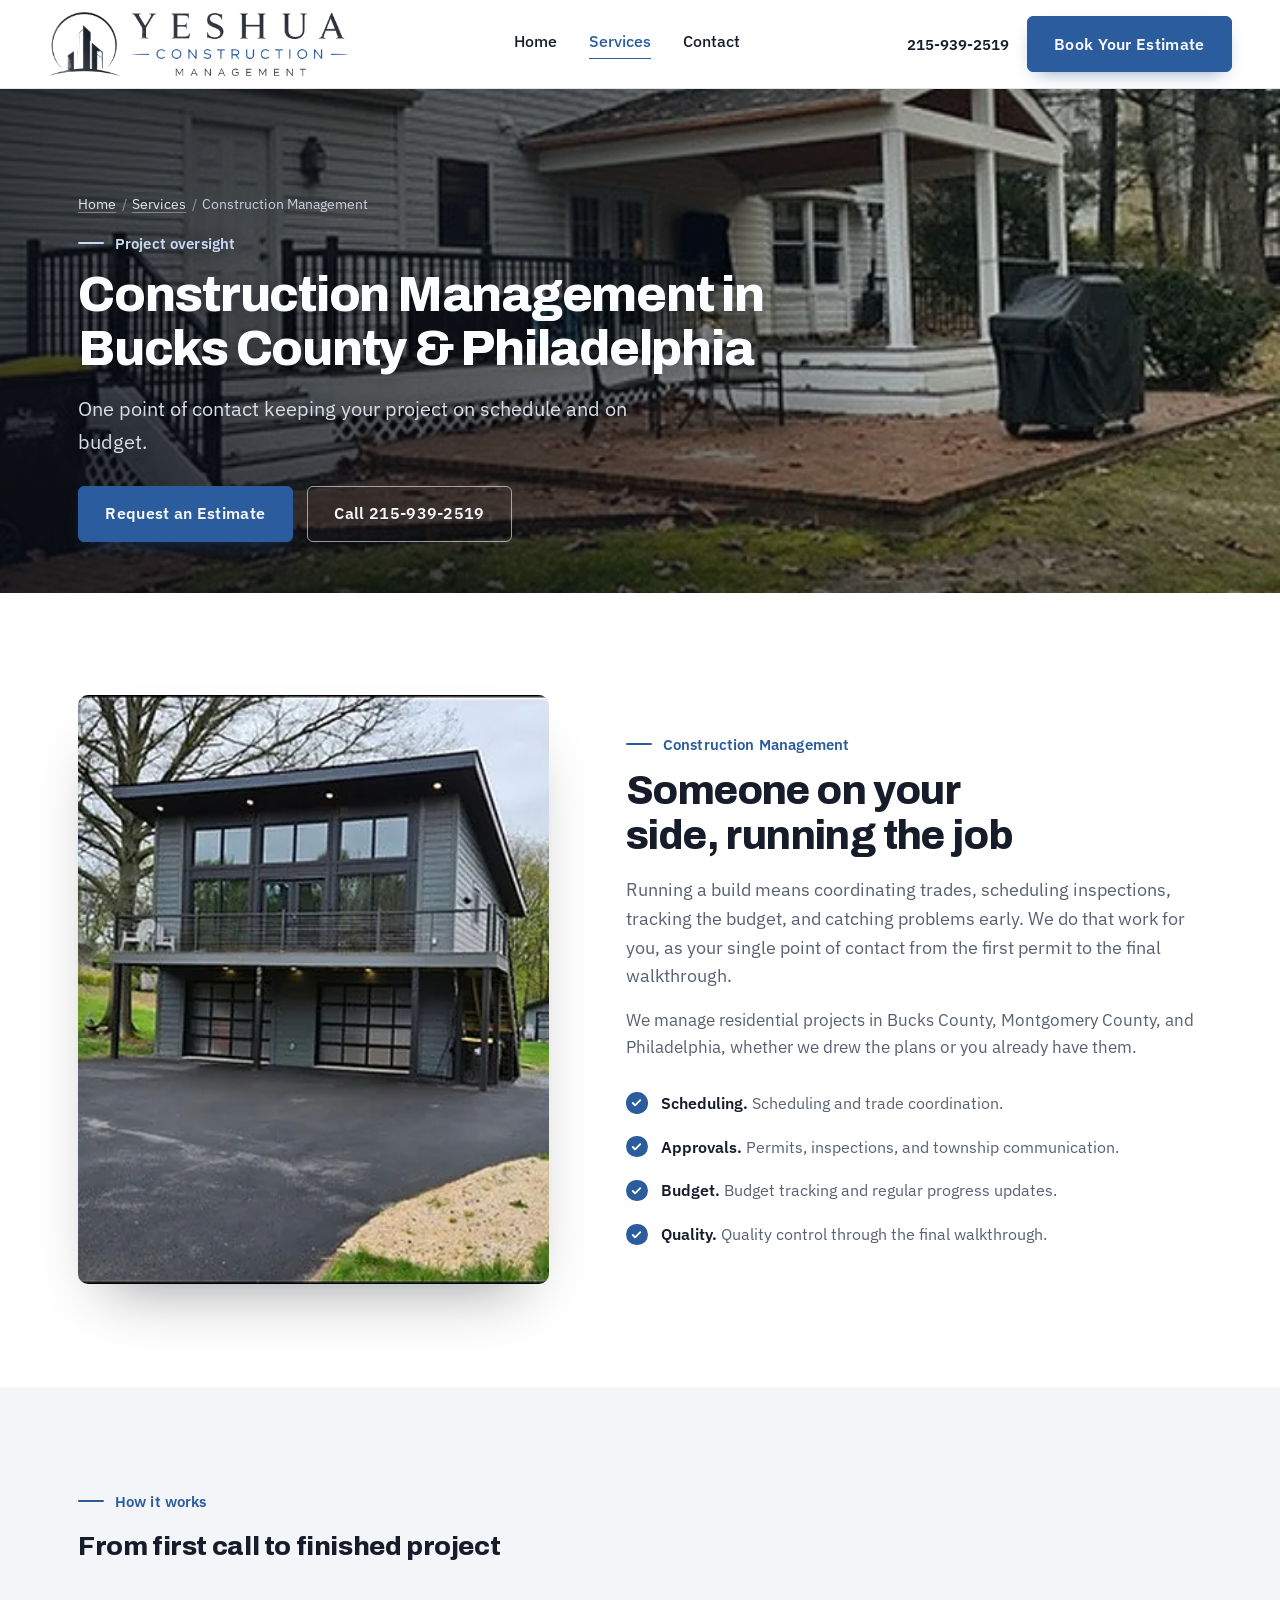
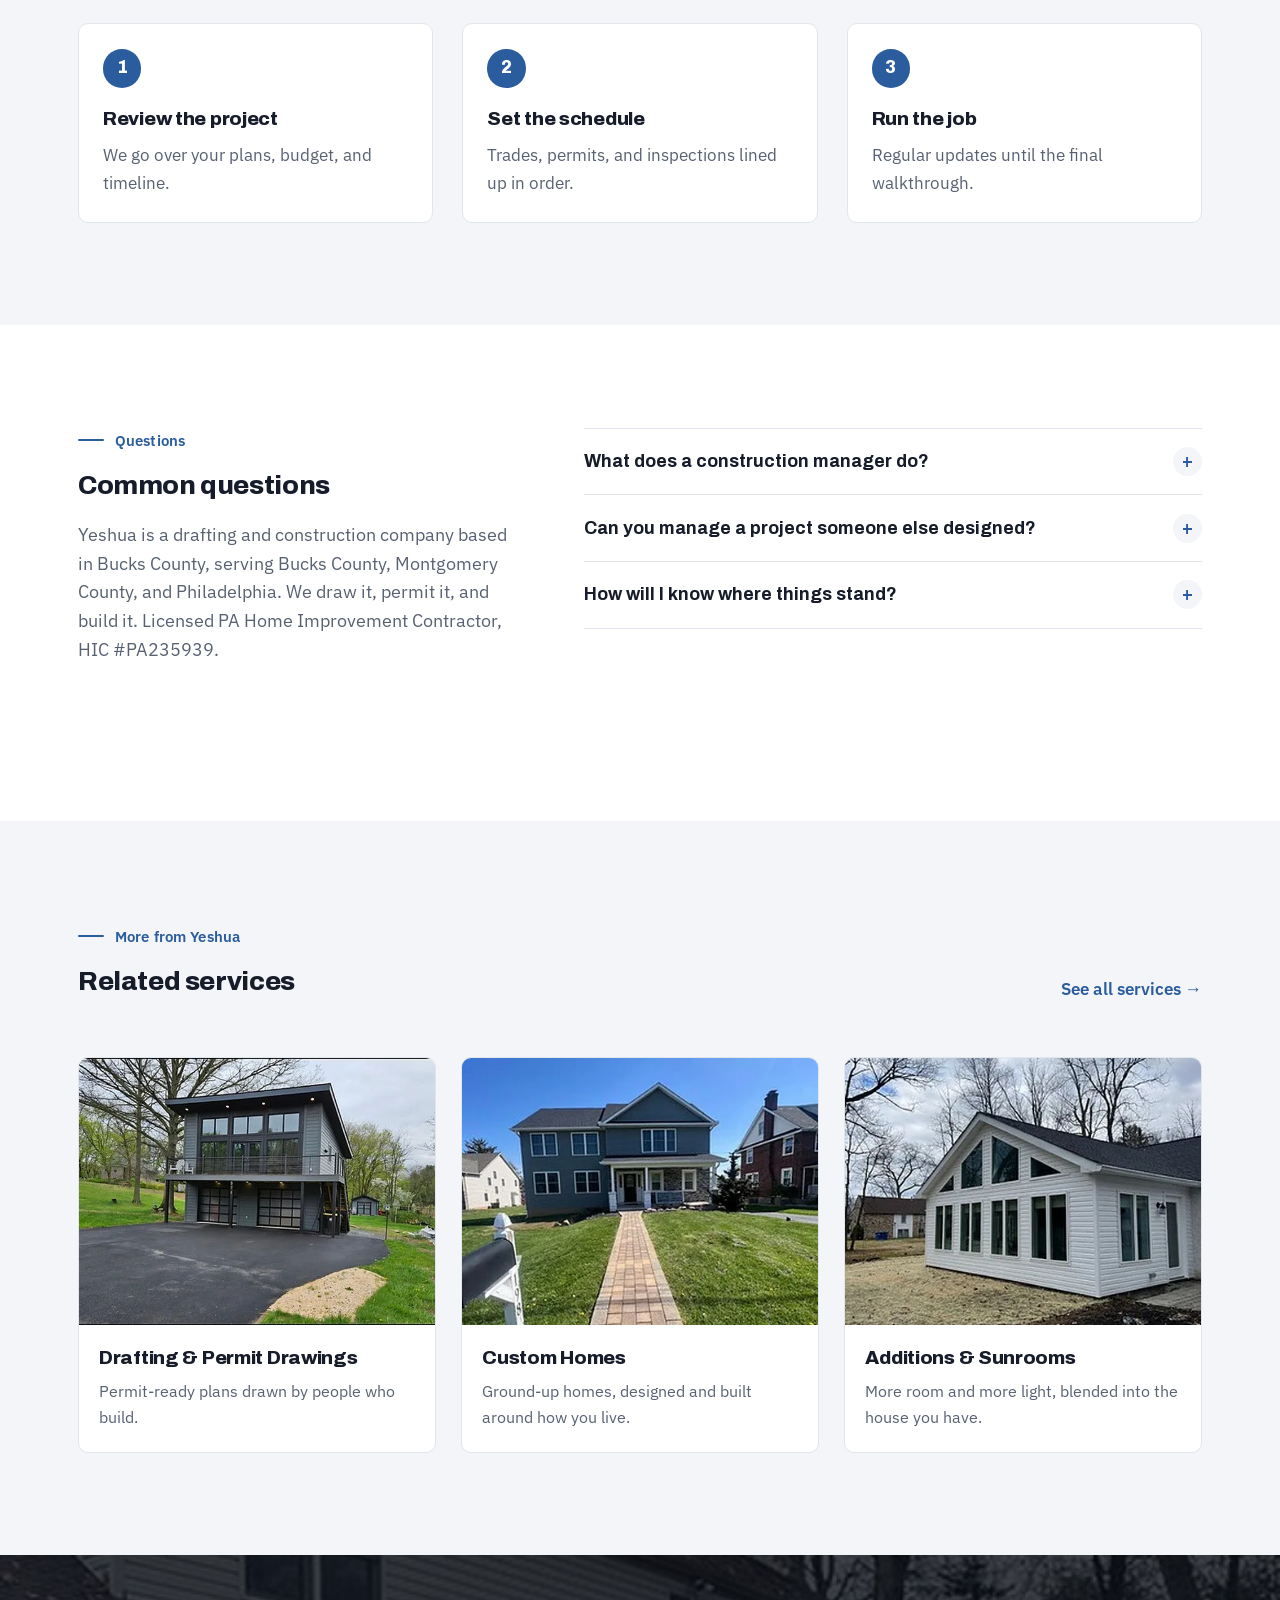
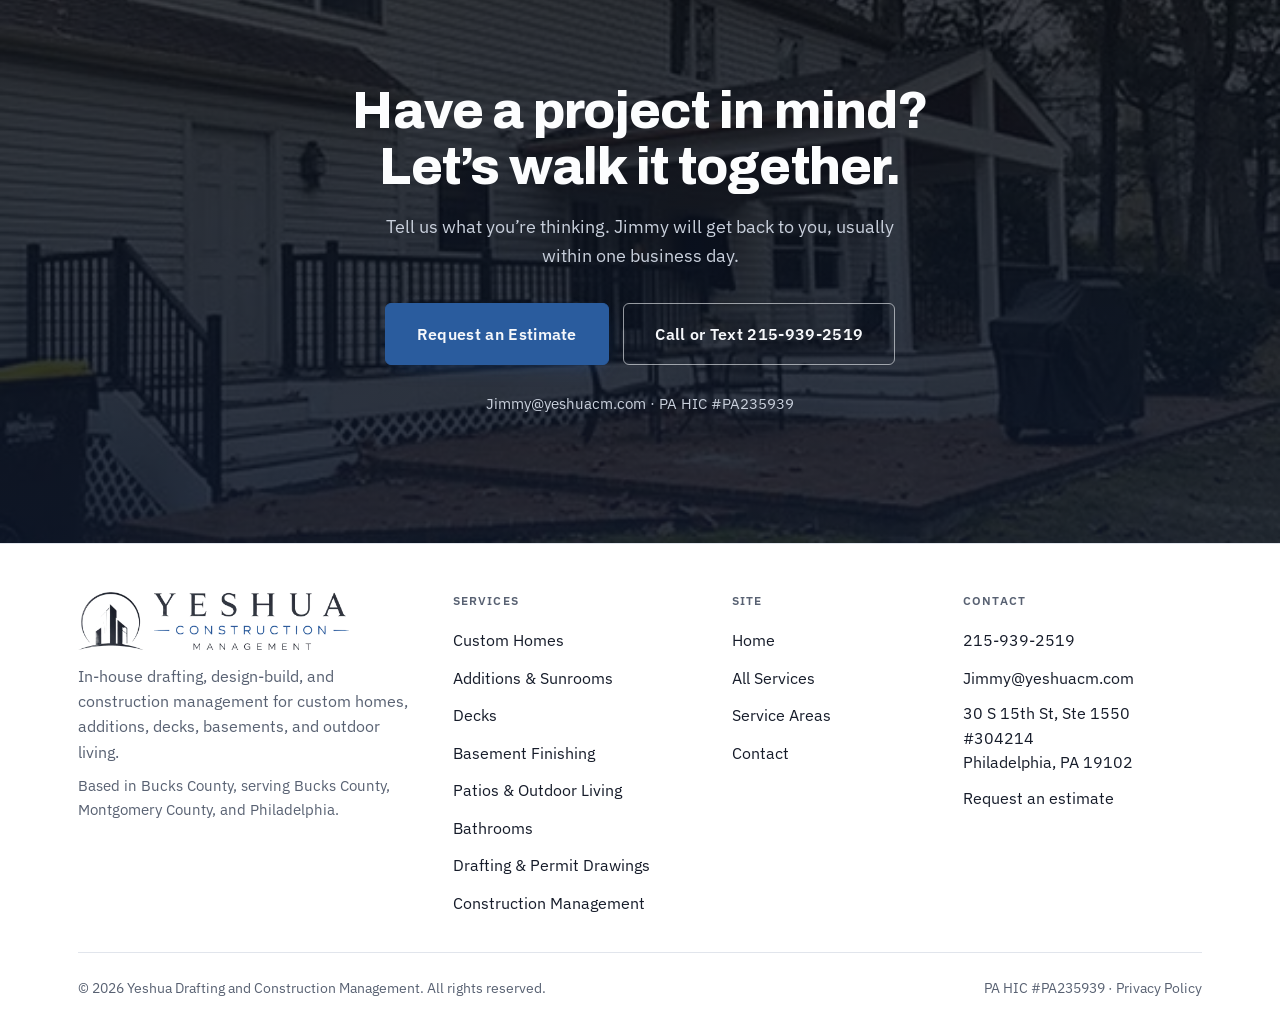
<file: construction-management.html>
<!DOCTYPE html>
<html lang="en">
<head>
<meta charset="UTF-8" />
<meta name="viewport" content="width=device-width, initial-scale=1" />
<title>Construction Management | Bucks County &amp; Philadelphia</title>
<meta name="description" content="Construction management in Bucks County, Montgomery County, and Philadelphia: scheduling, trades, permits, inspections, and budget tracking in one place." />
<link rel="canonical" href="https://www.yeshuadraftingandconstruction.com/construction-management.html" />
<meta name="theme-color" content="#1A2336" />
<link rel="icon" type="image/png" href="images/favicon.png" />
<link rel="apple-touch-icon" href="images/apple-touch-icon.png" />
<link rel="preload" href="fonts/archivo.woff2" as="font" type="font/woff2" crossorigin />
<link rel="preload" href="fonts/ibm-plex-sans.woff2" as="font" type="font/woff2" crossorigin />
<meta property="og:type" content="website" />
<meta property="og:locale" content="en_US" />
<meta property="og:site_name" content="Yeshua Drafting and Construction Management" />
<meta property="og:title" content="Construction Management | Bucks County &amp; Philadelphia" />
<meta property="og:description" content="Construction management in Bucks County, Montgomery County, and Philadelphia: scheduling, trades, permits, inspections, and budget tracking in one place." />
<meta property="og:url" content="https://www.yeshuadraftingandconstruction.com/construction-management.html" />
<meta property="og:image" content="https://www.yeshuadraftingandconstruction.com/images/og-image.jpg" />
<meta property="og:image:width" content="1200" />
<meta property="og:image:height" content="630" />
<meta property="og:image:alt" content="Home built by Yeshua Drafting and Construction Management" />
<meta name="twitter:card" content="summary_large_image" />
<link rel="stylesheet" href="css/styles.css?v=11" />
<script type="application/ld+json">
{
 "@context": "https://schema.org",
 "@type": "Service",
 "name": "Construction Management",
 "serviceType": "Construction Management",
 "url": "https://www.yeshuadraftingandconstruction.com/construction-management.html",
 "description": "Construction management in Bucks County, Montgomery County, and Philadelphia: scheduling, trades, permits, inspections, and budget tracking in one place.",
 "provider": {
  "@type": "GeneralContractor",
  "@id": "https://www.yeshuadraftingandconstruction.com/#business",
  "name": "Yeshua Drafting and Construction Management",
  "telephone": "+1-215-939-2519",
  "url": "https://www.yeshuadraftingandconstruction.com/"
 },
 "areaServed": [
  {
   "@type": "AdministrativeArea",
   "name": "Bucks County, PA"
  },
  {
   "@type": "AdministrativeArea",
   "name": "Montgomery County, PA"
  },
  {
   "@type": "City",
   "name": "Philadelphia",
   "sameAs": "https://en.wikipedia.org/wiki/Philadelphia"
  }
 ]
}
</script>
<script type="application/ld+json">
{
 "@context": "https://schema.org",
 "@type": "BreadcrumbList",
 "itemListElement": [
  {
   "@type": "ListItem",
   "position": 1,
   "name": "Home",
   "item": "https://www.yeshuadraftingandconstruction.com/"
  },
  {
   "@type": "ListItem",
   "position": 2,
   "name": "Services",
   "item": "https://www.yeshuadraftingandconstruction.com/services.html"
  },
  {
   "@type": "ListItem",
   "position": 3,
   "name": "Construction Management",
   "item": "https://www.yeshuadraftingandconstruction.com/construction-management.html"
  }
 ]
}
</script>
</head>
<body>

<a class="skip-link" href="#top">Skip to content</a>

<header class="site-nav" id="siteNav">
  <a href="index.html" class="brand">
    <img class="brand-logo brand-logo-dark" src="images/logo-dark.webp" width="300" height="64" alt="Yeshua Drafting and Construction Management" />
    <img class="brand-logo brand-logo-light" src="images/logo-light.webp" width="300" height="64" alt="Yeshua Drafting and Construction Management" />
  </a>
  <nav class="nav-links" id="navLinks">
    <a href="index.html">Home</a>
    <a href="services.html" class="active">Services</a>
    <a href="contact.html">Contact</a>
    <a class="btn btn-primary nav-drawer-cta" href="contact.html#estimate">Book Your Estimate</a>
  </nav>
  <div class="nav-right">
    <a class="nav-phone" href="tel:+12159392519">215-939-2519</a>
    <a class="btn btn-primary" href="contact.html#estimate">Book Your Estimate</a>
    <button class="nav-toggle" id="navToggle" aria-label="Open menu" aria-controls="navLinks" aria-expanded="false">
      <span></span><span></span><span></span>
    </button>
  </div>
</header>

<main id="top">

  <section class="hero compact">
    <img class="hero-bg" src="images/gal-falldeck.webp" alt="Rear deck and covered porch addition managed by Yeshua" width="583" height="780" fetchpriority="high" />
    <div class="hero-scrim"></div>
    <div class="hero-inner">
      <div class="container">
        <nav class="crumbs" aria-label="Breadcrumb">
          <ol>
            <li><a href="index.html">Home</a></li>
            <li><a href="services.html">Services</a></li>
            <li aria-current="page">Construction Management</li>
          </ol>
        </nav>
        <span class="eyebrow">Project oversight</span>
        <h1>Construction Management in Bucks County &amp; Philadelphia</h1>
        <p class="hero-lead">One point of contact keeping your project on schedule and on budget.</p>
        <div class="hero-actions">
          <a class="btn btn-primary" href="contact.html#estimate">Request an Estimate</a>
          <a class="btn btn-ghost on-dark" href="tel:+12159392519">Call 215-939-2519</a>
        </div>
      </div>
    </div>
  </section>

  <section class="section-pad intro">
    <div class="container intro-grid">
      <figure class="intro-media reveal">
        <img src="images/gal-garage.webp" alt="Detached garage with a bonus suite and glass doors" width="583" height="426" loading="lazy" />
      </figure>
      <div class="intro-text reveal">
        <span class="eyebrow">Construction Management</span>
        <h2>Someone on your side, running the job</h2>
        <p class="intro-lead">Running a build means coordinating trades, scheduling inspections, tracking the budget, and catching problems early. We do that work for you, as your single point of contact from the first permit to the final walkthrough.</p>
        <p class="body-copy">We manage residential projects in Bucks County, Montgomery County, and Philadelphia, whether we drew the plans or you already have them.</p>
        <ul class="check-list">
          <li><strong>Scheduling.</strong> Scheduling and trade coordination.</li>
          <li><strong>Approvals.</strong> Permits, inspections, and township communication.</li>
          <li><strong>Budget.</strong> Budget tracking and regular progress updates.</li>
          <li><strong>Quality.</strong> Quality control through the final walkthrough.</li>
        </ul>
      </div>
    </div>
  </section>

  <section class="section-pad steps-band" style="background:var(--sand);">
    <div class="container">
      <div class="section-head reveal">
        <span class="eyebrow">How it works</span>
        <h2>From first call to finished project</h2>
      </div>
      <ol class="steps reveal-stagger">
        <li class="reveal" style="--i:0"><span class="step-num">1</span><h3>Review the project</h3><p>We go over your plans, budget, and timeline.</p></li>
        <li class="reveal" style="--i:1"><span class="step-num">2</span><h3>Set the schedule</h3><p>Trades, permits, and inspections lined up in order.</p></li>
        <li class="reveal" style="--i:2"><span class="step-num">3</span><h3>Run the job</h3><p>Regular updates until the final walkthrough.</p></li>
      </ol>
    </div>
  </section>

  <section class="section-pad">
    <div class="container faq-wrap">
      <div class="section-head reveal">
        <span class="eyebrow">Questions</span>
        <h2>Common questions</h2>
        <p>Yeshua is a drafting and construction company based in Bucks County, serving Bucks County, Montgomery County, and Philadelphia. We draw it, permit it, and build it. Licensed PA Home Improvement Contractor, HIC #PA235939.</p>
      </div>
      <div class="faq-list reveal">
        <details class="faq-item">
          <summary>What does a construction manager do?</summary>
          <p>We schedule and coordinate the trades, handle permits and inspections, track the budget, and keep you updated, so you have one person to call instead of many.</p>
        </details>
        <details class="faq-item">
          <summary>Can you manage a project someone else designed?</summary>
          <p>Yes. If you already have plans, we review them and manage the build from there.</p>
        </details>
        <details class="faq-item">
          <summary>How will I know where things stand?</summary>
          <p>You'll get regular progress updates and budget tracking throughout the project.</p>
        </details>
      </div>
    </div>
  </section>

  <section class="section-pad" style="background:var(--sand);">
    <div class="container">
      <div class="section-head split-head reveal">
        <div>
          <span class="eyebrow">More from Yeshua</span>
          <h2>Related services</h2>
        </div>
        <a class="text-link" href="services.html">See all services <span aria-hidden="true">&rarr;</span></a>
      </div>
      <div class="svc-cards reveal-stagger">
        <a class="svc-card reveal" style="--i:0" href="drafting-permit-drawings.html">
          <div class="svc-card-media"><img src="images/gal-garage.webp" alt="Detached garage with a bonus suite" width="583" height="426" loading="lazy" /></div>
          <div class="svc-card-body"><h3>Drafting &amp; Permit Drawings</h3><p>Permit-ready plans drawn by people who build.</p></div>
        </a>
        <a class="svc-card reveal" style="--i:1" href="custom-homes.html">
          <div class="svc-card-media"><img src="images/svc-customhome.webp" alt="New two-story custom home with paver walkway" width="437" height="469" loading="lazy" /></div>
          <div class="svc-card-body"><h3>Custom Homes</h3><p>Ground-up homes, designed and built around how you live.</p></div>
        </a>
        <a class="svc-card reveal" style="--i:2" href="home-additions.html">
          <div class="svc-card-media"><img src="images/gal-sunroom.webp" alt="White gable-roofed sunroom addition" width="437" height="585" loading="lazy" /></div>
          <div class="svc-card-body"><h3>Additions &amp; Sunrooms</h3><p>More room and more light, blended into the house you have.</p></div>
        </a>
      </div>
    </div>
  </section>

  <section class="cta-band" id="contact">
    <img class="cta-bg" src="images/gal-falldeck.webp" alt="" width="583" height="780" loading="lazy" />
    <div class="cta-scrim"></div>
    <div class="container cta-inner reveal">
      <h2>Have a project in mind?<br />Let&rsquo;s walk it together.</h2>
      <p>Tell us what you&rsquo;re thinking. Jimmy will get back to you, usually within one business day.</p>
      <div class="hero-actions" style="justify-content:center;">
        <a class="btn btn-primary btn-lg" href="contact.html#estimate">Request an Estimate</a>
        <a class="btn btn-ghost on-dark btn-lg" href="tel:+12159392519">Call or Text 215-939-2519</a>
      </div>
      <p class="cta-small"><a href="mailto:Jimmy@yeshuacm.com">Jimmy@yeshuacm.com</a> &middot; PA HIC #PA235939</p>
    </div>
  </section>

</main>

<footer class="site-footer">
  <div class="container">
    <div class="footer-top">
      <div class="footer-brand">
        <a href="index.html" aria-label="Yeshua Drafting and Construction Management home">
          <img class="footer-logo brand-logo-dark" src="images/logo-dark.webp" alt="Yeshua Drafting and Construction Management" width="272" height="58" loading="lazy" />
          <img class="footer-logo brand-logo-light" src="images/logo-light.webp" alt="Yeshua Drafting and Construction Management" width="272" height="58" loading="lazy" />
        </a>
        <p class="footer-tag">In-house drafting, design-build, and construction management for custom homes, additions, decks, basements, and outdoor living.</p>
        <p class="footer-tag footer-area">Based in Bucks County, serving Bucks County, Montgomery County, and Philadelphia.</p>
      </div>
      <div class="footer-col">
        <h4>Services</h4>
        <ul>
          <li><a href="custom-homes.html">Custom Homes</a></li>
          <li><a href="home-additions.html">Additions &amp; Sunrooms</a></li>
          <li><a href="decks.html">Decks</a></li>
          <li><a href="basement-finishing.html">Basement Finishing</a></li>
          <li><a href="paver-patios.html">Patios &amp; Outdoor Living</a></li>
          <li><a href="bathroom-remodeling.html">Bathrooms</a></li>
          <li><a href="drafting-permit-drawings.html">Drafting &amp; Permit Drawings</a></li>
          <li><a href="construction-management.html">Construction Management</a></li>
        </ul>
      </div>
      <div class="footer-col">
        <h4>Site</h4>
        <ul>
          <li><a href="index.html">Home</a></li>
          <li><a href="services.html">All Services</a></li>
          <li><a href="service-areas.html">Service Areas</a></li>
          <li><a href="contact.html">Contact</a></li>
        </ul>
      </div>
      <div class="footer-col">
        <h4>Contact</h4>
        <ul>
          <li><a href="tel:+12159392519">215-939-2519</a></li>
          <li><a href="mailto:Jimmy@yeshuacm.com">Jimmy@yeshuacm.com</a></li>
          <li style="font-size:1.02rem;line-height:1.5;">30 S 15th St, Ste 1550 #304214<br />Philadelphia, PA 19102</li>
          <li><a href="contact.html#estimate">Request an estimate</a></li>
        </ul>
      </div>
    </div>
    <div class="footer-bottom">
      <span>&copy; <span id="year"></span> Yeshua Drafting and Construction Management. All rights reserved.</span>
      <span>PA HIC #PA235939 &middot; <a href="privacy.html">Privacy Policy</a></span>
    </div>
  </div>
</footer>

<script src="js/site.js?v=2" defer></script>
</body>
</html>
</file>
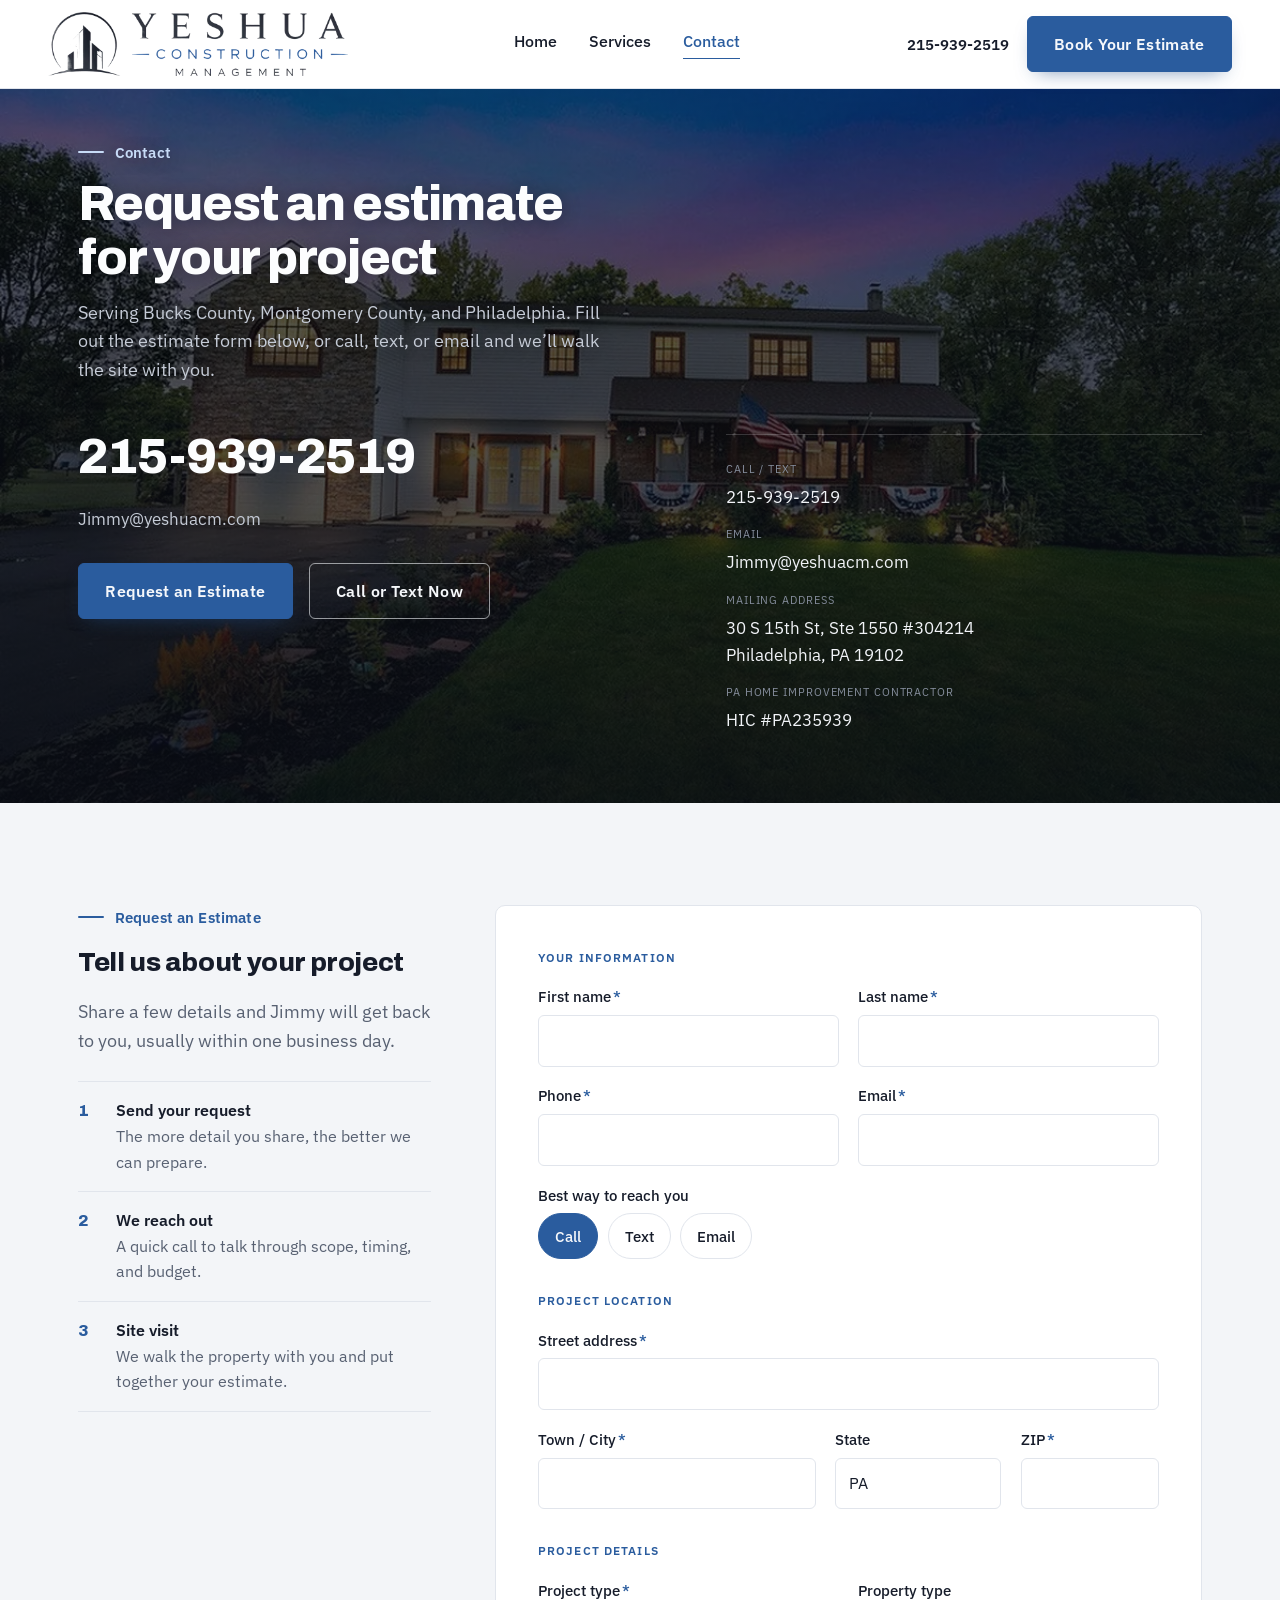
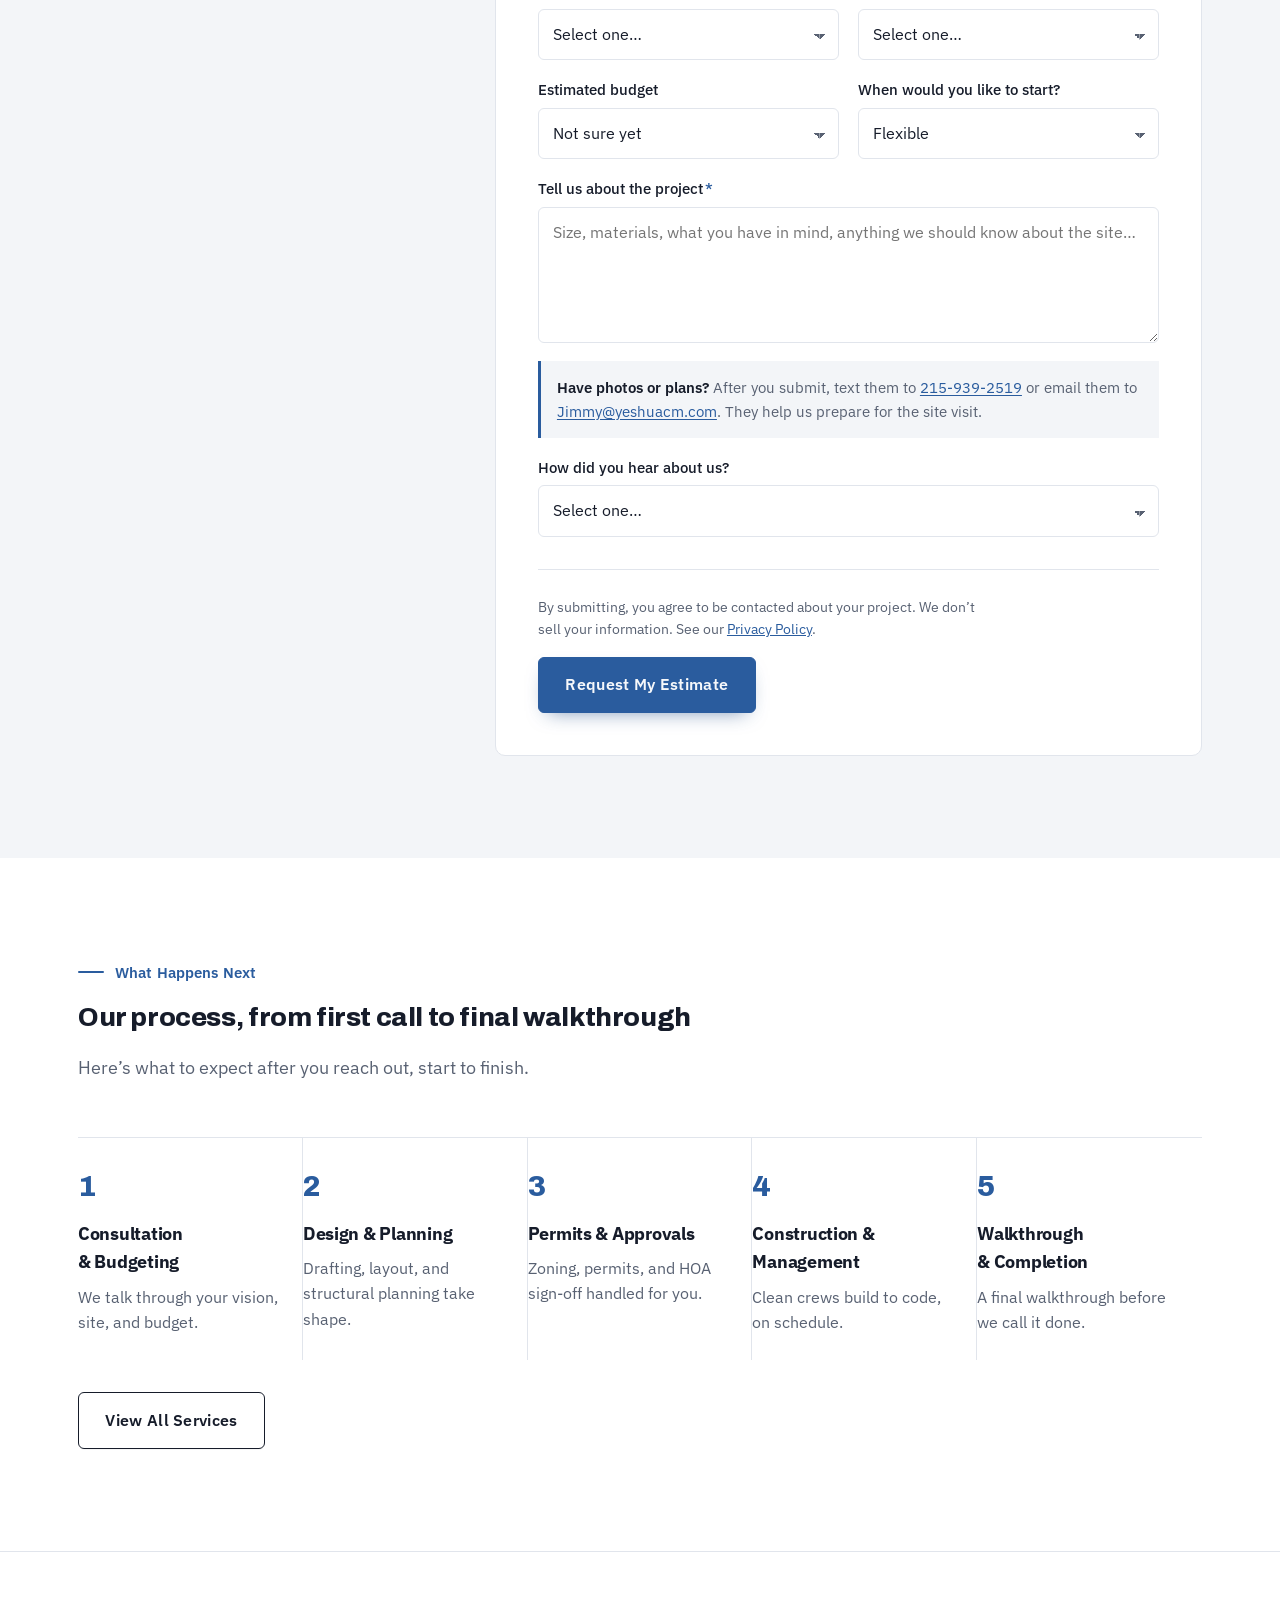
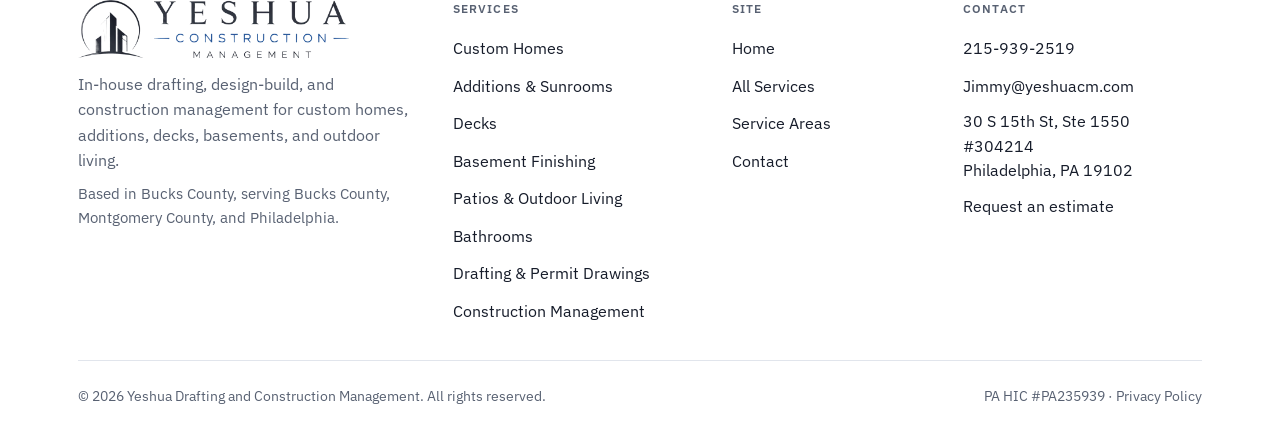
<file: contact.html>
<!DOCTYPE html>
<html lang="en">
<head>
<meta charset="UTF-8" />
<meta name="viewport" content="width=device-width, initial-scale=1" />
<title>Request an Estimate | Bucks County Contractor | Yeshua</title>
<meta name="description" content="Request an estimate from Yeshua, serving Bucks County, Montgomery County, and Philadelphia. Call or text 215-939-2519, or send your project details online." />
<link rel="canonical" href="https://www.yeshuadraftingandconstruction.com/contact.html" />
<meta name="theme-color" content="#1A2336" />
<link rel="icon" type="image/png" href="images/favicon.png" />
<link rel="apple-touch-icon" href="images/apple-touch-icon.png" />
<link rel="preload" href="fonts/archivo.woff2" as="font" type="font/woff2" crossorigin />
<link rel="preload" href="fonts/ibm-plex-sans.woff2" as="font" type="font/woff2" crossorigin />
<meta property="og:type" content="website" />
<meta property="og:locale" content="en_US" />
<meta property="og:site_name" content="Yeshua Drafting and Construction Management" />
<meta property="og:title" content="Request an Estimate | Yeshua Drafting and Construction Management" />
<meta property="og:description" content="Request an estimate from Yeshua, serving Bucks County, Montgomery County, and Philadelphia. Call or text 215-939-2519, or send your project details online." />
<meta property="og:url" content="https://www.yeshuadraftingandconstruction.com/contact.html" />
<meta property="og:image" content="https://www.yeshuadraftingandconstruction.com/images/og-image.jpg" />
<meta property="og:image:width" content="1200" />
<meta property="og:image:height" content="630" />
<meta property="og:image:alt" content="Home built by Yeshua Drafting and Construction Management" />
<meta name="twitter:card" content="summary_large_image" />
<link rel="stylesheet" href="css/styles.css?v=11" />
<script type="application/ld+json">
{
 "@context": "https://schema.org",
 "@type": "BreadcrumbList",
 "itemListElement": [
  {
   "@type": "ListItem",
   "position": 1,
   "name": "Home",
   "item": "https://www.yeshuadraftingandconstruction.com/"
  },
  {
   "@type": "ListItem",
   "position": 2,
   "name": "Contact",
   "item": "https://www.yeshuadraftingandconstruction.com/contact.html"
  }
 ]
}
</script>
</head>
<body>

<a class="skip-link" href="#top">Skip to content</a>

<header class="site-nav" id="siteNav">
  <a href="index.html" class="brand">
    <img class="brand-logo brand-logo-dark" src="images/logo-dark.webp" width="300" height="64" alt="Yeshua Drafting and Construction Management" />
    <img class="brand-logo brand-logo-light" src="images/logo-light.webp" width="300" height="64" alt="Yeshua Drafting and Construction Management" />
  </a>
  <nav class="nav-links" id="navLinks">
    <a href="index.html">Home</a>
    <a href="services.html">Services</a>
    <a href="contact.html" class="active" aria-current="page">Contact</a>
    <a class="btn btn-primary nav-drawer-cta" href="contact.html#estimate">Book Your Estimate</a>
  </nav>
  <div class="nav-right">
    <a class="nav-phone" href="tel:+12159392519">215-939-2519</a>
    <a class="btn btn-primary" href="contact.html#estimate">Book Your Estimate</a>
    <button class="nav-toggle" id="navToggle" aria-label="Open menu" aria-controls="navLinks" aria-expanded="false">
      <span></span><span></span><span></span>
    </button>
  </div>
</header>

<main id="top">

  <section class="hero compact contact-band">
    <img class="hero-bg" fetchpriority="high" src="images/hero.webp" alt="Custom home built by Yeshua Drafting and Construction Management, exterior view at dusk" width="1196" height="798" />
    <div class="hero-scrim"></div>
    <div class="hero-inner">
      <div class="container">
        <div class="section-head" style="margin-bottom:2rem;">
          <span class="eyebrow">Contact</span>
          <h1>Request an estimate for your project</h1>
          <p class="hero-lead">Serving Bucks County, Montgomery County, and Philadelphia. Fill out the estimate form below, or call, text, or email and we&rsquo;ll walk the site with you.</p>
        </div>
        <div class="contact-grid">
          <div>
            <a class="contact-phone reveal in" href="tel:+12159392519">215-939-2519</a>
            <a class="contact-email reveal in" href="mailto:Jimmy@yeshuacm.com">Jimmy@yeshuacm.com</a>
            <div class="contact-actions">
              <a class="btn btn-primary" href="#estimate">Request an Estimate</a>
              <a class="btn btn-ghost on-dark" href="tel:+12159392519">Call or Text Now</a>
            </div>
          </div>
          <div>
            <dl class="contact-details" style="border-top:1px solid rgba(241,243,247,.18);">
              <dt>Call / Text</dt><dd>215-939-2519</dd>
              <dt>Email</dt><dd>Jimmy@yeshuacm.com</dd>
              <dt>Mailing Address</dt><dd>30 S 15th St, Ste 1550 #304214<br />Philadelphia, PA 19102</dd>
              <dt>PA Home Improvement Contractor</dt><dd>HIC #PA235939</dd>
            </dl>
          </div>
        </div>
      </div>
    </div>
  </section>

  <section class="section-pad" id="estimate" style="background:var(--sand);scroll-margin-top:6rem;">
    <div class="container estimate-wrap">
      <div class="estimate-side reveal">
        <div class="section-head">
          <span class="eyebrow">Request an Estimate</span>
          <h2>Tell us about your project</h2>
          <p>Share a few details and Jimmy will get back to you, usually within one business day.</p>
        </div>
        <ol>
          <li><strong>Send your request</strong>The more detail you share, the better we can prepare.</li>
          <li><strong>We reach out</strong>A quick call to talk through scope, timing, and budget.</li>
          <li><strong>Site visit</strong>We walk the property with you and put together your estimate.</li>
        </ol>
      </div>

      <div class="estimate-form reveal" id="estimateCard">
        <form id="estimateForm" novalidate>
          <!-- Spam trap: real visitors never see or fill this -->
          <div class="hp-field" aria-hidden="true">
            <label for="f-website">Leave this empty</label>
            <input type="text" id="f-website" name="website" tabindex="-1" autocomplete="off" />
          </div>

          <fieldset class="form-group">
            <legend>Your Information</legend>
            <div class="form-grid">
              <div class="field">
                <label for="f-first">First name<span class="req">*</span></label>
                <input type="text" id="f-first" name="first_name" autocomplete="given-name" required />
                <span class="error-msg">Please enter your first name.</span>
              </div>
              <div class="field">
                <label for="f-last">Last name<span class="req">*</span></label>
                <input type="text" id="f-last" name="last_name" autocomplete="family-name" required />
                <span class="error-msg">Please enter your last name.</span>
              </div>
              <div class="field">
                <label for="f-phone">Phone<span class="req">*</span></label>
                <input type="tel" id="f-phone" name="phone" autocomplete="tel" inputmode="tel" required />
                <span class="error-msg">Please enter a phone number we can reach you at.</span>
              </div>
              <div class="field">
                <label for="f-email">Email<span class="req">*</span></label>
                <input type="email" id="f-email" name="email" autocomplete="email" required />
                <span class="error-msg">Please enter a valid email address.</span>
              </div>
              <div class="field span-2">
                <span class="field-label" id="contact-pref-label">Best way to reach you</span>
                <div class="choice-row" role="radiogroup" aria-labelledby="contact-pref-label">
                  <label class="choice"><input type="radio" name="contact_preference" value="Call" checked /><span>Call</span></label>
                  <label class="choice"><input type="radio" name="contact_preference" value="Text" /><span>Text</span></label>
                  <label class="choice"><input type="radio" name="contact_preference" value="Email" /><span>Email</span></label>
                </div>
              </div>
            </div>
          </fieldset>

          <fieldset class="form-group">
            <legend>Project Location</legend>
            <div class="form-grid cols-3">
              <div class="field span-2" style="grid-column:1 / -1;">
                <label for="f-street">Street address<span class="req">*</span></label>
                <input type="text" id="f-street" name="street" autocomplete="address-line1" required />
                <span class="error-msg">Please enter the project address.</span>
              </div>
              <div class="field">
                <label for="f-city">Town / City<span class="req">*</span></label>
                <input type="text" id="f-city" name="city" autocomplete="address-level2" required />
                <span class="error-msg">Please enter the town.</span>
              </div>
              <div class="field">
                <label for="f-state">State</label>
                <input type="text" id="f-state" name="state" autocomplete="address-level1" value="PA" />
              </div>
              <div class="field">
                <label for="f-zip">ZIP<span class="req">*</span></label>
                <input type="text" id="f-zip" name="zip" autocomplete="postal-code" inputmode="numeric" maxlength="10" required />
                <span class="error-msg">Please enter a 5-digit ZIP.</span>
              </div>
            </div>
          </fieldset>

          <fieldset class="form-group">
            <legend>Project Details</legend>
            <div class="form-grid">
              <div class="field">
                <label for="f-type">Project type<span class="req">*</span></label>
                <select id="f-type" name="project_type" required>
                  <option value="">Select one&hellip;</option>
                  <option>Drafting / Permit Drawings</option>
                  <option>Construction Management</option>
                  <option>Custom Home</option>
                  <option>Addition</option>
                  <option>Deck</option>
                  <option>Patio / Hardscape</option>
                  <option>Basement Finishing</option>
                  <option>Bathroom Remodel</option>
                  <option>Other</option>
                </select>
                <span class="error-msg">Please choose a project type.</span>
              </div>
              <div class="field">
                <label for="f-property">Property type</label>
                <select id="f-property" name="property_type">
                  <option value="">Select one&hellip;</option>
                  <option>Single-family home</option>
                  <option>Townhouse</option>
                  <option>Vacant lot / new build</option>
                  <option>Commercial</option>
                </select>
              </div>
              <div class="field">
                <label for="f-budget">Estimated budget</label>
                <select id="f-budget" name="budget">
                  <option value="">Not sure yet</option>
                  <option>Under $25,000</option>
                  <option>$25,000 &ndash; $50,000</option>
                  <option>$50,000 &ndash; $100,000</option>
                  <option>$100,000 &ndash; $250,000</option>
                  <option>$250,000+</option>
                </select>
              </div>
              <div class="field">
                <label for="f-timeline">When would you like to start?</label>
                <select id="f-timeline" name="timeline">
                  <option value="">Flexible</option>
                  <option>As soon as possible</option>
                  <option>Within 1&ndash;3 months</option>
                  <option>Within 3&ndash;6 months</option>
                  <option>6+ months out</option>
                </select>
              </div>
              <div class="field span-2">
                <label for="f-details">Tell us about the project<span class="req">*</span></label>
                <textarea id="f-details" name="details" required placeholder="Size, materials, what you have in mind, anything we should know about the site&hellip;"></textarea>
                <span class="error-msg">Please add a short description of the project.</span>
              </div>
              <div class="field span-2">
                <p class="photo-note"><strong>Have photos or plans?</strong> After you submit, text them to <a href="tel:+12159392519">215-939-2519</a> or email them to <a href="mailto:Jimmy@yeshuacm.com">Jimmy@yeshuacm.com</a>. They help us prepare for the site visit.</p>
              </div>
              <div class="field span-2">
                <label for="f-source">How did you hear about us?</label>
                <select id="f-source" name="referral_source">
                  <option value="">Select one&hellip;</option>
                  <option>Referral from a friend or neighbor</option>
                  <option>Google search</option>
                  <option>Facebook</option>
                  <option>Instagram</option>
                  <option>Saw a job sign</option>
                  <option>Website</option>
                  <option>Other</option>
                </select>
              </div>
            </div>
          </fieldset>

          <div class="form-footer">
            <p>By submitting, you agree to be contacted about your project. We don&rsquo;t sell your information. See our <a href="privacy.html" style="color:var(--brick);text-decoration:underline;">Privacy Policy</a>.</p>
            <button type="submit" class="btn btn-primary" id="estimateSubmit">Request My Estimate</button>
          </div>
          <div class="form-status" id="formStatus" role="status" aria-live="polite"></div>
        </form>

        <div class="estimate-done" id="estimateDone" tabindex="-1">
          <span class="eyebrow">Request Received</span>
          <h3>Thanks! We&rsquo;ll be in touch soon.</h3>
          <p id="estimateDoneMsg">Jimmy will reach out within one business day. Need us sooner? Call or text <a href="tel:+12159392519" style="color:var(--brick);">215-939-2519</a>.</p>
        </div>
      </div>
    </div>
  </section>

  <section class="section-pad" id="next">
    <div class="container">
      <div class="section-head reveal">
        <span class="eyebrow">What Happens Next</span>
        <h2>Our process, from first call to final walkthrough</h2>
        <p>Here&rsquo;s what to expect after you reach out, start to finish.</p>
      </div>
      <div class="process-list reveal-stagger">
        <div class="process-step reveal" style="--i:0"><span class="process-num">1</span><h3>Consultation &amp; Budgeting</h3><p>We talk through your vision, site, and budget.</p></div>
        <div class="process-step reveal" style="--i:1"><span class="process-num">2</span><h3>Design &amp; Planning</h3><p>Drafting, layout, and structural planning take shape.</p></div>
        <div class="process-step reveal" style="--i:2"><span class="process-num">3</span><h3>Permits &amp; Approvals</h3><p>Zoning, permits, and HOA sign-off handled for you.</p></div>
        <div class="process-step reveal" style="--i:3"><span class="process-num">4</span><h3>Construction &amp; Management</h3><p>Clean crews build to code, on schedule.</p></div>
        <div class="process-step reveal" style="--i:4"><span class="process-num">5</span><h3>Walkthrough &amp; Completion</h3><p>A final walkthrough before we call it done.</p></div>
      </div>
      <div class="svc-teaser-more reveal">
        <a class="btn btn-ghost" href="services.html">View All Services</a>
      </div>
    </div>
  </section>

</main>

<footer class="site-footer">
  <div class="container">
    <div class="footer-top">
      <div class="footer-brand">
        <a href="index.html" aria-label="Yeshua Drafting and Construction Management home">
          <img class="footer-logo brand-logo-dark" src="images/logo-dark.webp" alt="Yeshua Drafting and Construction Management" width="272" height="58" loading="lazy" />
          <img class="footer-logo brand-logo-light" src="images/logo-light.webp" alt="Yeshua Drafting and Construction Management" width="272" height="58" loading="lazy" />
        </a>
        <p class="footer-tag">In-house drafting, design-build, and construction management for custom homes, additions, decks, basements, and outdoor living.</p>
        <p class="footer-tag footer-area">Based in Bucks County, serving Bucks County, Montgomery County, and Philadelphia.</p>
      </div>
      <div class="footer-col">
        <h4>Services</h4>
        <ul>
          <li><a href="custom-homes.html">Custom Homes</a></li>
          <li><a href="home-additions.html">Additions &amp; Sunrooms</a></li>
          <li><a href="decks.html">Decks</a></li>
          <li><a href="basement-finishing.html">Basement Finishing</a></li>
          <li><a href="paver-patios.html">Patios &amp; Outdoor Living</a></li>
          <li><a href="bathroom-remodeling.html">Bathrooms</a></li>
          <li><a href="drafting-permit-drawings.html">Drafting &amp; Permit Drawings</a></li>
          <li><a href="construction-management.html">Construction Management</a></li>
        </ul>
      </div>
      <div class="footer-col">
        <h4>Site</h4>
        <ul>
          <li><a href="index.html">Home</a></li>
          <li><a href="services.html">All Services</a></li>
          <li><a href="service-areas.html">Service Areas</a></li>
          <li><a href="contact.html">Contact</a></li>
        </ul>
      </div>
      <div class="footer-col">
        <h4>Contact</h4>
        <ul>
          <li><a href="tel:+12159392519">215-939-2519</a></li>
          <li><a href="mailto:Jimmy@yeshuacm.com">Jimmy@yeshuacm.com</a></li>
          <li style="font-size:1.02rem;line-height:1.5;">30 S 15th St, Ste 1550 #304214<br />Philadelphia, PA 19102</li>
          <li><a href="contact.html#estimate">Request an estimate</a></li>
        </ul>
      </div>
    </div>
    <div class="footer-bottom">
      <span>&copy; <span id="year"></span> Yeshua Drafting and Construction Management. All rights reserved.</span>
      <span>PA HIC #PA235939 &middot; <a href="privacy.html">Privacy Policy</a></span>
    </div>
  </div>
</footer>

<script src="js/site.js?v=2" defer></script>
<script src="js/estimate-form.js?v=5" defer></script>
</body>
</html>
</file>
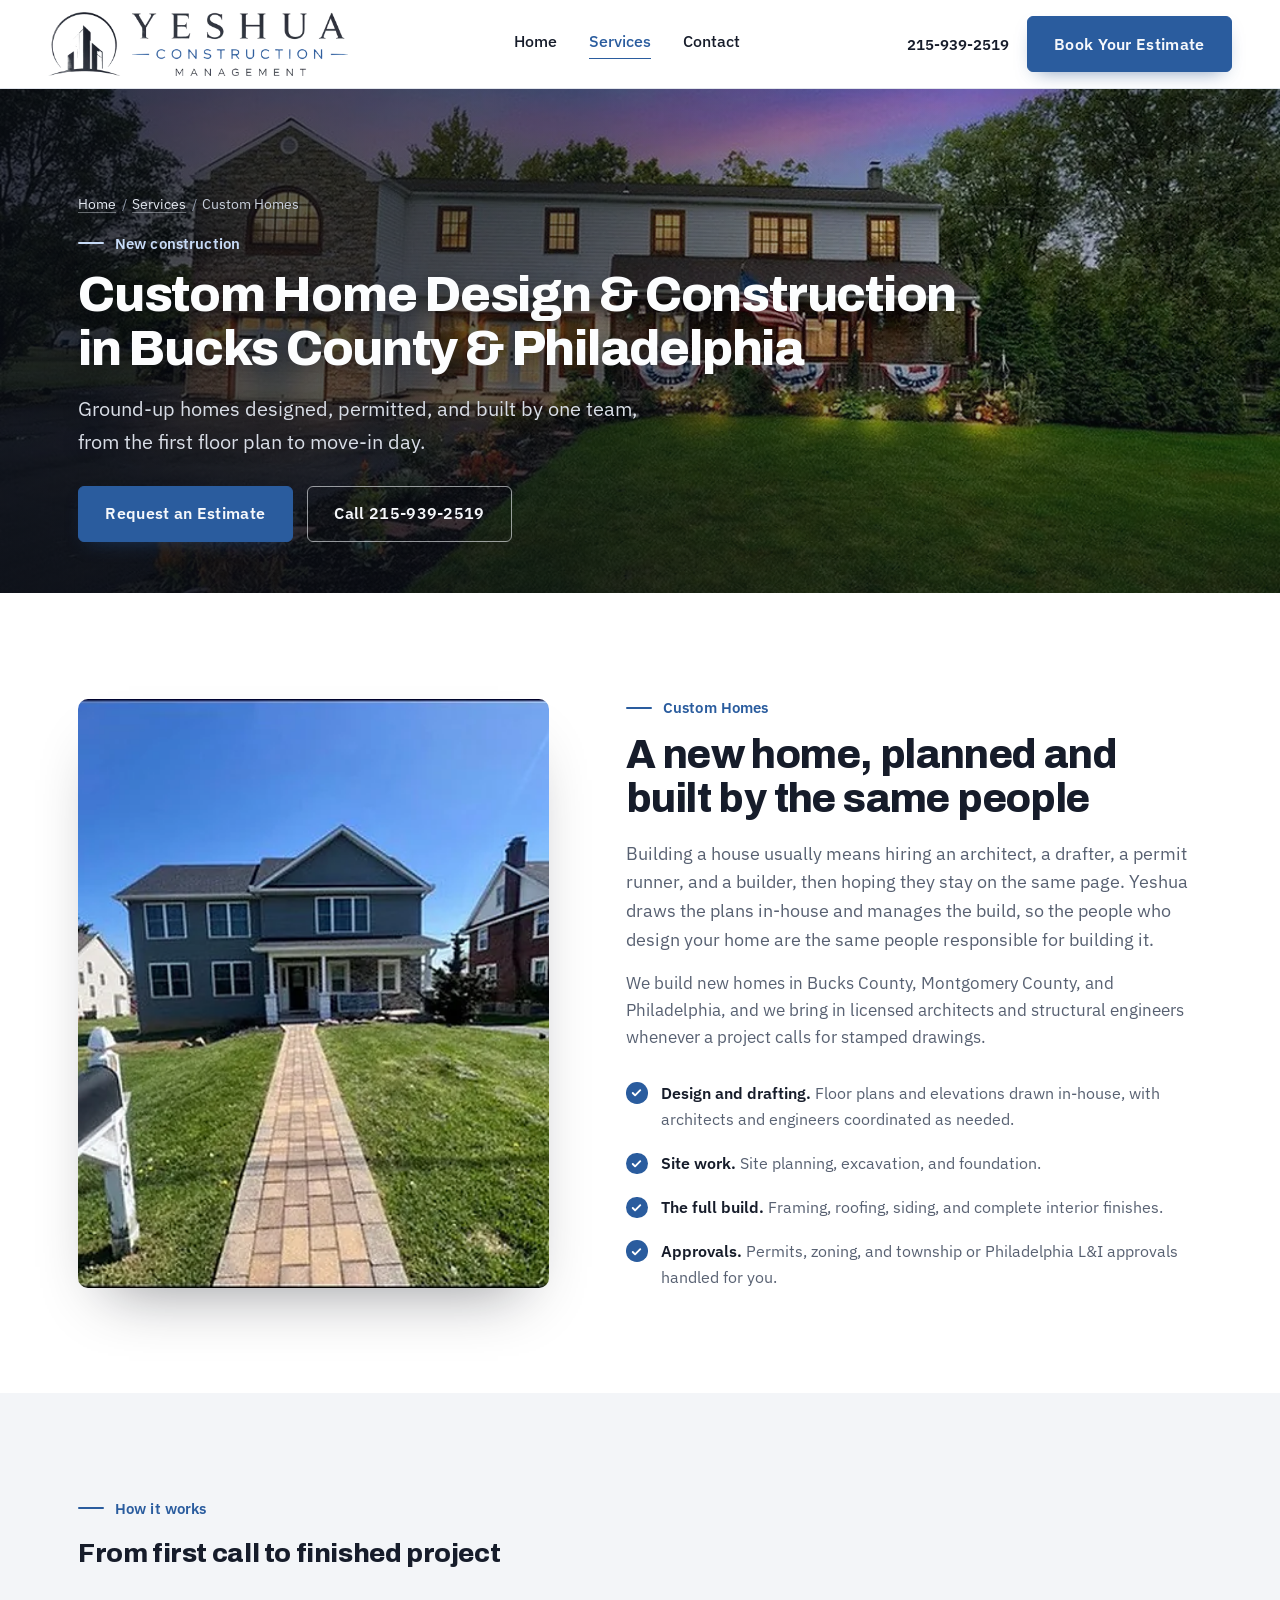
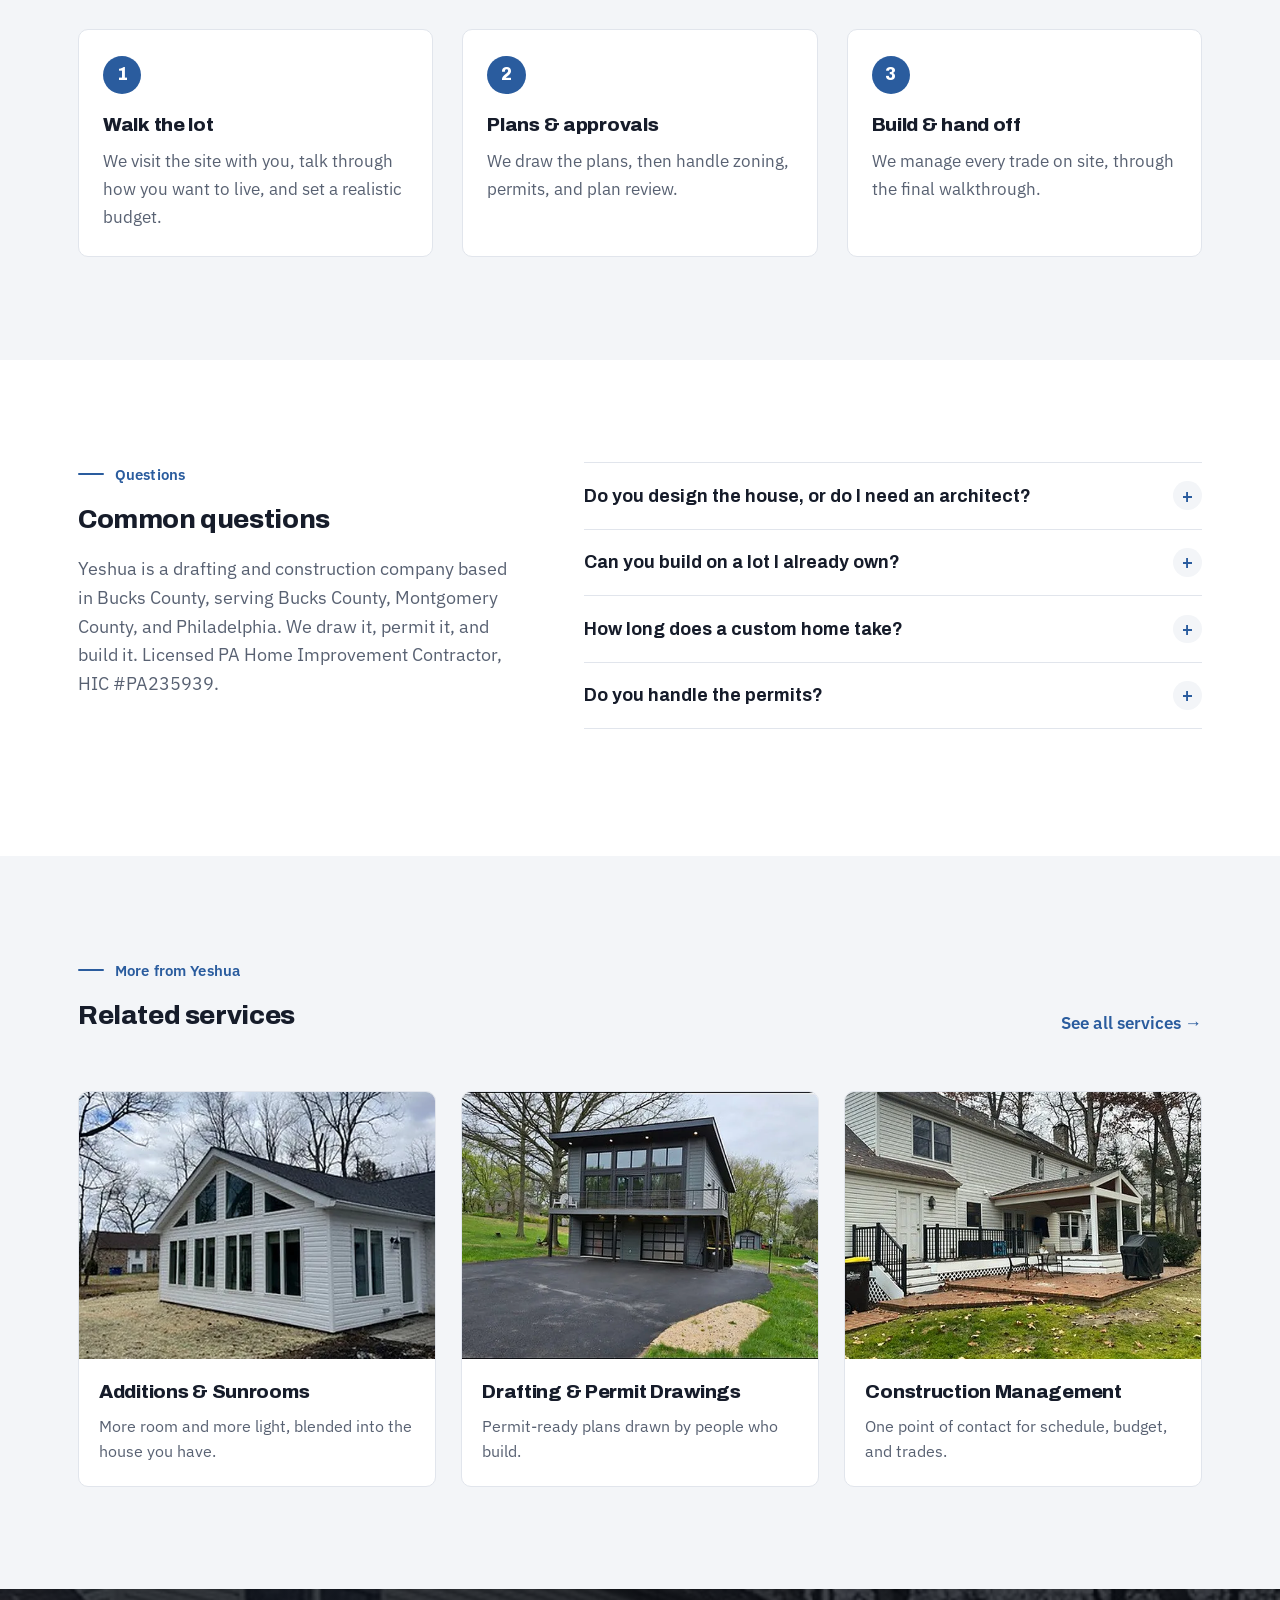
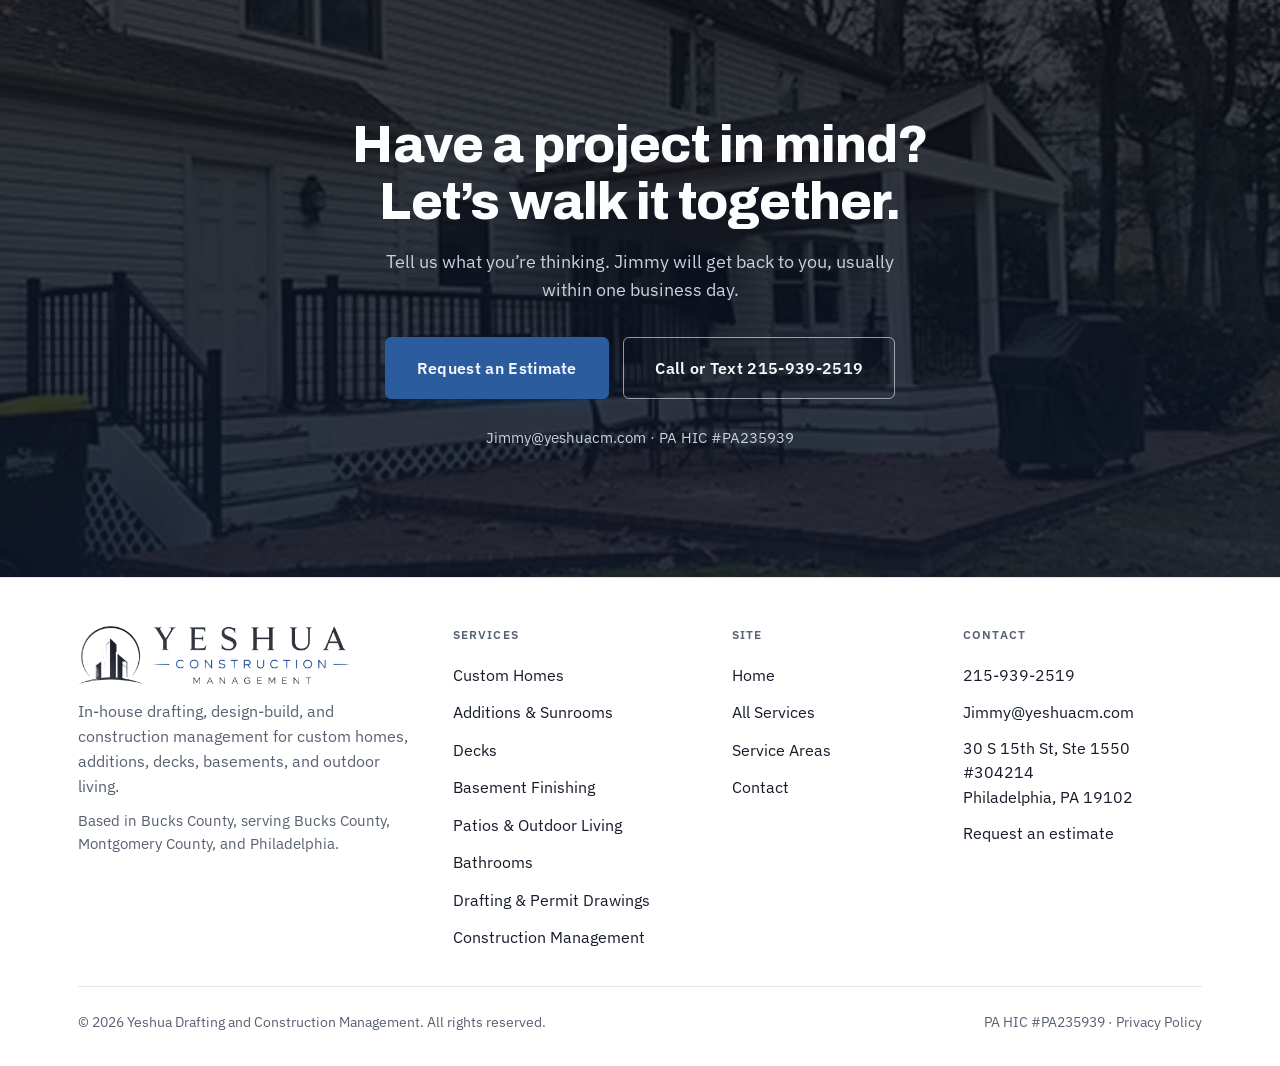
<file: custom-homes.html>
<!DOCTYPE html>
<html lang="en">
<head>
<meta charset="UTF-8" />
<meta name="viewport" content="width=device-width, initial-scale=1" />
<title>Custom Home Construction | Bucks County &amp; Philadelphia</title>
<meta name="description" content="Custom home design and construction in Bucks County, Montgomery County, and Philadelphia. Plans, permits, and the build from one licensed PA contractor." />
<link rel="canonical" href="https://www.yeshuadraftingandconstruction.com/custom-homes.html" />
<meta name="theme-color" content="#1A2336" />
<link rel="icon" type="image/png" href="images/favicon.png" />
<link rel="apple-touch-icon" href="images/apple-touch-icon.png" />
<link rel="preload" href="fonts/archivo.woff2" as="font" type="font/woff2" crossorigin />
<link rel="preload" href="fonts/ibm-plex-sans.woff2" as="font" type="font/woff2" crossorigin />
<meta property="og:type" content="website" />
<meta property="og:locale" content="en_US" />
<meta property="og:site_name" content="Yeshua Drafting and Construction Management" />
<meta property="og:title" content="Custom Home Construction | Bucks County &amp; Philadelphia" />
<meta property="og:description" content="Custom home design and construction in Bucks County, Montgomery County, and Philadelphia. Plans, permits, and the build from one licensed PA contractor." />
<meta property="og:url" content="https://www.yeshuadraftingandconstruction.com/custom-homes.html" />
<meta property="og:image" content="https://www.yeshuadraftingandconstruction.com/images/og-image.jpg" />
<meta property="og:image:width" content="1200" />
<meta property="og:image:height" content="630" />
<meta property="og:image:alt" content="Home built by Yeshua Drafting and Construction Management" />
<meta name="twitter:card" content="summary_large_image" />
<link rel="stylesheet" href="css/styles.css?v=11" />
<script type="application/ld+json">
{
 "@context": "https://schema.org",
 "@type": "Service",
 "name": "Custom Home Building",
 "serviceType": "Custom Home Building",
 "url": "https://www.yeshuadraftingandconstruction.com/custom-homes.html",
 "description": "Custom home design and construction in Bucks County, Montgomery County, and Philadelphia. Plans, permits, and the build from one licensed PA contractor.",
 "provider": {
  "@type": "GeneralContractor",
  "@id": "https://www.yeshuadraftingandconstruction.com/#business",
  "name": "Yeshua Drafting and Construction Management",
  "telephone": "+1-215-939-2519",
  "url": "https://www.yeshuadraftingandconstruction.com/"
 },
 "areaServed": [
  {
   "@type": "AdministrativeArea",
   "name": "Bucks County, PA"
  },
  {
   "@type": "AdministrativeArea",
   "name": "Montgomery County, PA"
  },
  {
   "@type": "City",
   "name": "Philadelphia",
   "sameAs": "https://en.wikipedia.org/wiki/Philadelphia"
  }
 ]
}
</script>
<script type="application/ld+json">
{
 "@context": "https://schema.org",
 "@type": "BreadcrumbList",
 "itemListElement": [
  {
   "@type": "ListItem",
   "position": 1,
   "name": "Home",
   "item": "https://www.yeshuadraftingandconstruction.com/"
  },
  {
   "@type": "ListItem",
   "position": 2,
   "name": "Services",
   "item": "https://www.yeshuadraftingandconstruction.com/services.html"
  },
  {
   "@type": "ListItem",
   "position": 3,
   "name": "Custom Homes",
   "item": "https://www.yeshuadraftingandconstruction.com/custom-homes.html"
  }
 ]
}
</script>
</head>
<body>

<a class="skip-link" href="#top">Skip to content</a>

<header class="site-nav" id="siteNav">
  <a href="index.html" class="brand">
    <img class="brand-logo brand-logo-dark" src="images/logo-dark.webp" width="300" height="64" alt="Yeshua Drafting and Construction Management" />
    <img class="brand-logo brand-logo-light" src="images/logo-light.webp" width="300" height="64" alt="Yeshua Drafting and Construction Management" />
  </a>
  <nav class="nav-links" id="navLinks">
    <a href="index.html">Home</a>
    <a href="services.html" class="active">Services</a>
    <a href="contact.html">Contact</a>
    <a class="btn btn-primary nav-drawer-cta" href="contact.html#estimate">Book Your Estimate</a>
  </nav>
  <div class="nav-right">
    <a class="nav-phone" href="tel:+12159392519">215-939-2519</a>
    <a class="btn btn-primary" href="contact.html#estimate">Book Your Estimate</a>
    <button class="nav-toggle" id="navToggle" aria-label="Open menu" aria-controls="navLinks" aria-expanded="false">
      <span></span><span></span><span></span>
    </button>
  </div>
</header>

<main id="top">

  <section class="hero compact">
    <img class="hero-bg" src="images/hero.webp" alt="Two-story custom home built by Yeshua, lit up at dusk" width="1196" height="798" fetchpriority="high" />
    <div class="hero-scrim"></div>
    <div class="hero-inner">
      <div class="container">
        <nav class="crumbs" aria-label="Breadcrumb">
          <ol>
            <li><a href="index.html">Home</a></li>
            <li><a href="services.html">Services</a></li>
            <li aria-current="page">Custom Homes</li>
          </ol>
        </nav>
        <span class="eyebrow">New construction</span>
        <h1>Custom Home Design &amp; Construction in Bucks County &amp; Philadelphia</h1>
        <p class="hero-lead">Ground-up homes designed, permitted, and built by one team, from the first floor plan to move-in day.</p>
        <div class="hero-actions">
          <a class="btn btn-primary" href="contact.html#estimate">Request an Estimate</a>
          <a class="btn btn-ghost on-dark" href="tel:+12159392519">Call 215-939-2519</a>
        </div>
      </div>
    </div>
  </section>

  <section class="section-pad intro">
    <div class="container intro-grid">
      <figure class="intro-media reveal">
        <img src="images/svc-customhome.webp" alt="New two-story custom home with a paver walkway" width="437" height="469" loading="lazy" />
      </figure>
      <div class="intro-text reveal">
        <span class="eyebrow">Custom Homes</span>
        <h2>A new home, planned and built by the same people</h2>
        <p class="intro-lead">Building a house usually means hiring an architect, a drafter, a permit runner, and a builder, then hoping they stay on the same page. Yeshua draws the plans in-house and manages the build, so the people who design your home are the same people responsible for building it.</p>
        <p class="body-copy">We build new homes in Bucks County, Montgomery County, and Philadelphia, and we bring in licensed architects and structural engineers whenever a project calls for stamped drawings.</p>
        <ul class="check-list">
          <li><strong>Design and drafting.</strong> Floor plans and elevations drawn in-house, with architects and engineers coordinated as needed.</li>
          <li><strong>Site work.</strong> Site planning, excavation, and foundation.</li>
          <li><strong>The full build.</strong> Framing, roofing, siding, and complete interior finishes.</li>
          <li><strong>Approvals.</strong> Permits, zoning, and township or Philadelphia L&amp;I approvals handled for you.</li>
        </ul>
      </div>
    </div>
  </section>

  <section class="section-pad steps-band" style="background:var(--sand);">
    <div class="container">
      <div class="section-head reveal">
        <span class="eyebrow">How it works</span>
        <h2>From first call to finished project</h2>
      </div>
      <ol class="steps reveal-stagger">
        <li class="reveal" style="--i:0"><span class="step-num">1</span><h3>Walk the lot</h3><p>We visit the site with you, talk through how you want to live, and set a realistic budget.</p></li>
        <li class="reveal" style="--i:1"><span class="step-num">2</span><h3>Plans &amp; approvals</h3><p>We draw the plans, then handle zoning, permits, and plan review.</p></li>
        <li class="reveal" style="--i:2"><span class="step-num">3</span><h3>Build &amp; hand off</h3><p>We manage every trade on site, through the final walkthrough.</p></li>
      </ol>
    </div>
  </section>

  <section class="section-pad">
    <div class="container faq-wrap">
      <div class="section-head reveal">
        <span class="eyebrow">Questions</span>
        <h2>Common questions</h2>
        <p>Yeshua is a drafting and construction company based in Bucks County, serving Bucks County, Montgomery County, and Philadelphia. We draw it, permit it, and build it. Licensed PA Home Improvement Contractor, HIC #PA235939.</p>
      </div>
      <div class="faq-list reveal">
        <details class="faq-item">
          <summary>Do you design the house, or do I need an architect?</summary>
          <p>We draft plans in-house and bring in a licensed architect or structural engineer when the project or the municipality requires stamped drawings. Either way, you work with one team.</p>
        </details>
        <details class="faq-item">
          <summary>Can you build on a lot I already own?</summary>
          <p>Yes. We visit the lot first to look at access, utilities, slope, and zoning before we start on plans.</p>
        </details>
        <details class="faq-item">
          <summary>How long does a custom home take?</summary>
          <p>It depends on the size and design of the home and how long approvals take where you're building. You'll get a realistic schedule with your estimate and regular updates once work starts.</p>
        </details>
        <details class="faq-item">
          <summary>Do you handle the permits?</summary>
          <p>Yes. We prepare the drawings and handle permits, zoning, and inspections with your township or Philadelphia L&amp;I.</p>
        </details>
      </div>
    </div>
  </section>

  <section class="section-pad" style="background:var(--sand);">
    <div class="container">
      <div class="section-head split-head reveal">
        <div>
          <span class="eyebrow">More from Yeshua</span>
          <h2>Related services</h2>
        </div>
        <a class="text-link" href="services.html">See all services <span aria-hidden="true">&rarr;</span></a>
      </div>
      <div class="svc-cards reveal-stagger">
        <a class="svc-card reveal" style="--i:0" href="home-additions.html">
          <div class="svc-card-media"><img src="images/gal-sunroom.webp" alt="White gable-roofed sunroom addition" width="437" height="585" loading="lazy" /></div>
          <div class="svc-card-body"><h3>Additions &amp; Sunrooms</h3><p>More room and more light, blended into the house you have.</p></div>
        </a>
        <a class="svc-card reveal" style="--i:1" href="drafting-permit-drawings.html">
          <div class="svc-card-media"><img src="images/gal-garage.webp" alt="Detached garage with a bonus suite" width="583" height="426" loading="lazy" /></div>
          <div class="svc-card-body"><h3>Drafting &amp; Permit Drawings</h3><p>Permit-ready plans drawn by people who build.</p></div>
        </a>
        <a class="svc-card reveal" style="--i:2" href="construction-management.html">
          <div class="svc-card-media"><img src="images/gal-falldeck.webp" alt="Rear deck and covered porch addition" width="583" height="780" loading="lazy" /></div>
          <div class="svc-card-body"><h3>Construction Management</h3><p>One point of contact for schedule, budget, and trades.</p></div>
        </a>
      </div>
    </div>
  </section>

  <section class="cta-band" id="contact">
    <img class="cta-bg" src="images/gal-falldeck.webp" alt="" width="583" height="780" loading="lazy" />
    <div class="cta-scrim"></div>
    <div class="container cta-inner reveal">
      <h2>Have a project in mind?<br />Let&rsquo;s walk it together.</h2>
      <p>Tell us what you&rsquo;re thinking. Jimmy will get back to you, usually within one business day.</p>
      <div class="hero-actions" style="justify-content:center;">
        <a class="btn btn-primary btn-lg" href="contact.html#estimate">Request an Estimate</a>
        <a class="btn btn-ghost on-dark btn-lg" href="tel:+12159392519">Call or Text 215-939-2519</a>
      </div>
      <p class="cta-small"><a href="mailto:Jimmy@yeshuacm.com">Jimmy@yeshuacm.com</a> &middot; PA HIC #PA235939</p>
    </div>
  </section>

</main>

<footer class="site-footer">
  <div class="container">
    <div class="footer-top">
      <div class="footer-brand">
        <a href="index.html" aria-label="Yeshua Drafting and Construction Management home">
          <img class="footer-logo brand-logo-dark" src="images/logo-dark.webp" alt="Yeshua Drafting and Construction Management" width="272" height="58" loading="lazy" />
          <img class="footer-logo brand-logo-light" src="images/logo-light.webp" alt="Yeshua Drafting and Construction Management" width="272" height="58" loading="lazy" />
        </a>
        <p class="footer-tag">In-house drafting, design-build, and construction management for custom homes, additions, decks, basements, and outdoor living.</p>
        <p class="footer-tag footer-area">Based in Bucks County, serving Bucks County, Montgomery County, and Philadelphia.</p>
      </div>
      <div class="footer-col">
        <h4>Services</h4>
        <ul>
          <li><a href="custom-homes.html">Custom Homes</a></li>
          <li><a href="home-additions.html">Additions &amp; Sunrooms</a></li>
          <li><a href="decks.html">Decks</a></li>
          <li><a href="basement-finishing.html">Basement Finishing</a></li>
          <li><a href="paver-patios.html">Patios &amp; Outdoor Living</a></li>
          <li><a href="bathroom-remodeling.html">Bathrooms</a></li>
          <li><a href="drafting-permit-drawings.html">Drafting &amp; Permit Drawings</a></li>
          <li><a href="construction-management.html">Construction Management</a></li>
        </ul>
      </div>
      <div class="footer-col">
        <h4>Site</h4>
        <ul>
          <li><a href="index.html">Home</a></li>
          <li><a href="services.html">All Services</a></li>
          <li><a href="service-areas.html">Service Areas</a></li>
          <li><a href="contact.html">Contact</a></li>
        </ul>
      </div>
      <div class="footer-col">
        <h4>Contact</h4>
        <ul>
          <li><a href="tel:+12159392519">215-939-2519</a></li>
          <li><a href="mailto:Jimmy@yeshuacm.com">Jimmy@yeshuacm.com</a></li>
          <li style="font-size:1.02rem;line-height:1.5;">30 S 15th St, Ste 1550 #304214<br />Philadelphia, PA 19102</li>
          <li><a href="contact.html#estimate">Request an estimate</a></li>
        </ul>
      </div>
    </div>
    <div class="footer-bottom">
      <span>&copy; <span id="year"></span> Yeshua Drafting and Construction Management. All rights reserved.</span>
      <span>PA HIC #PA235939 &middot; <a href="privacy.html">Privacy Policy</a></span>
    </div>
  </div>
</footer>

<script src="js/site.js?v=2" defer></script>
</body>
</html>
</file>
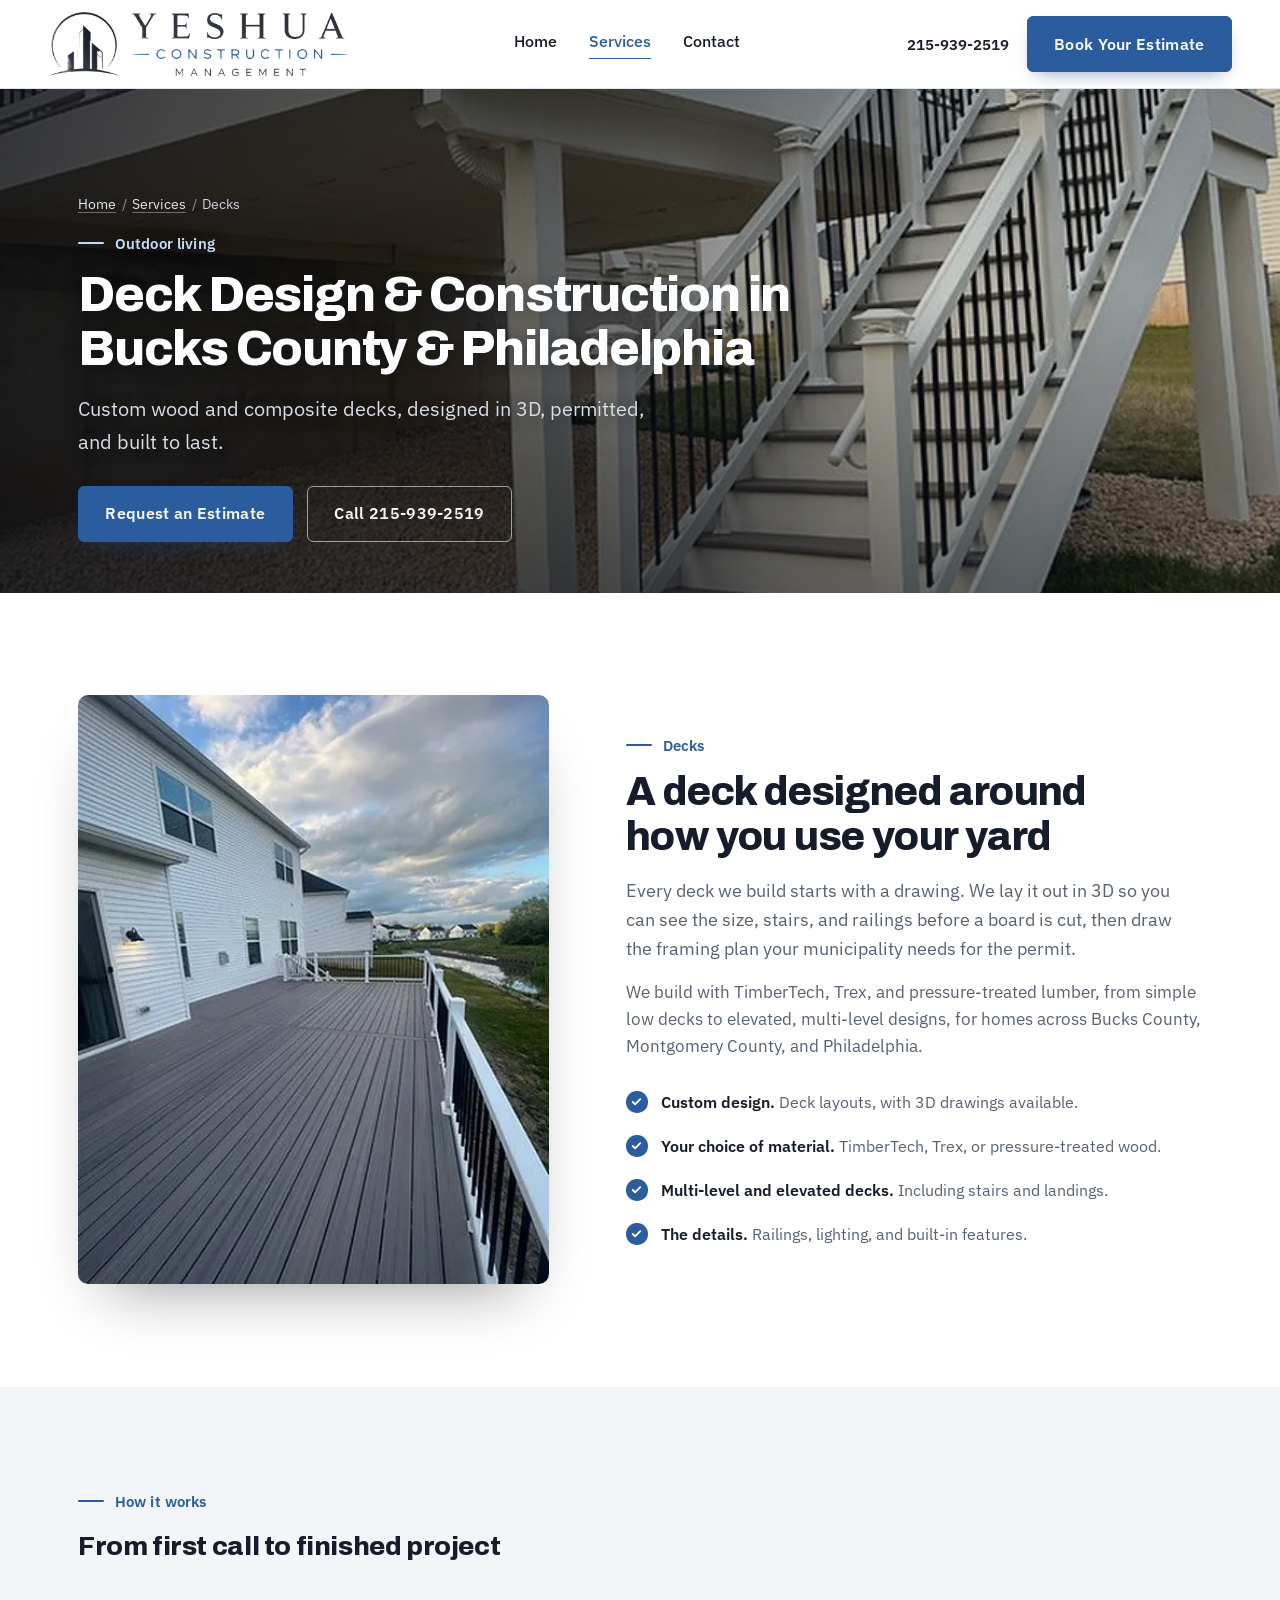
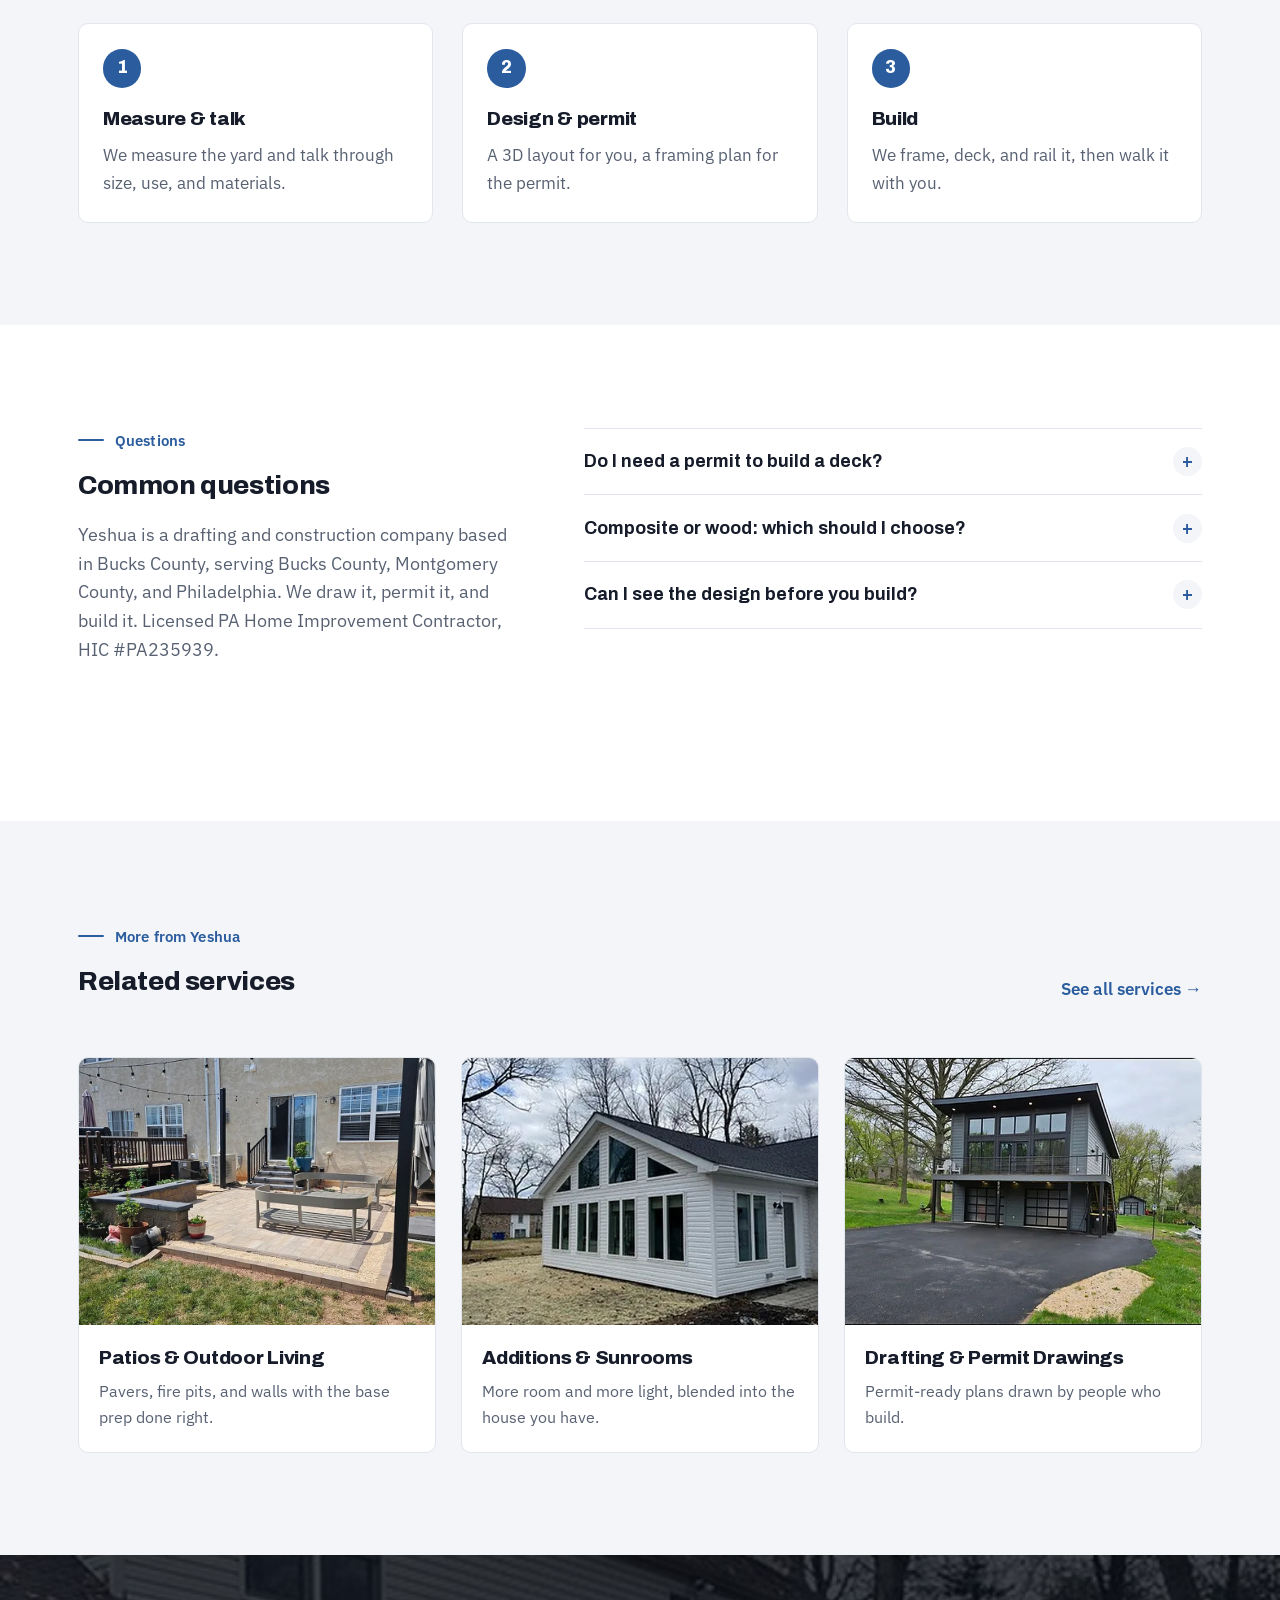
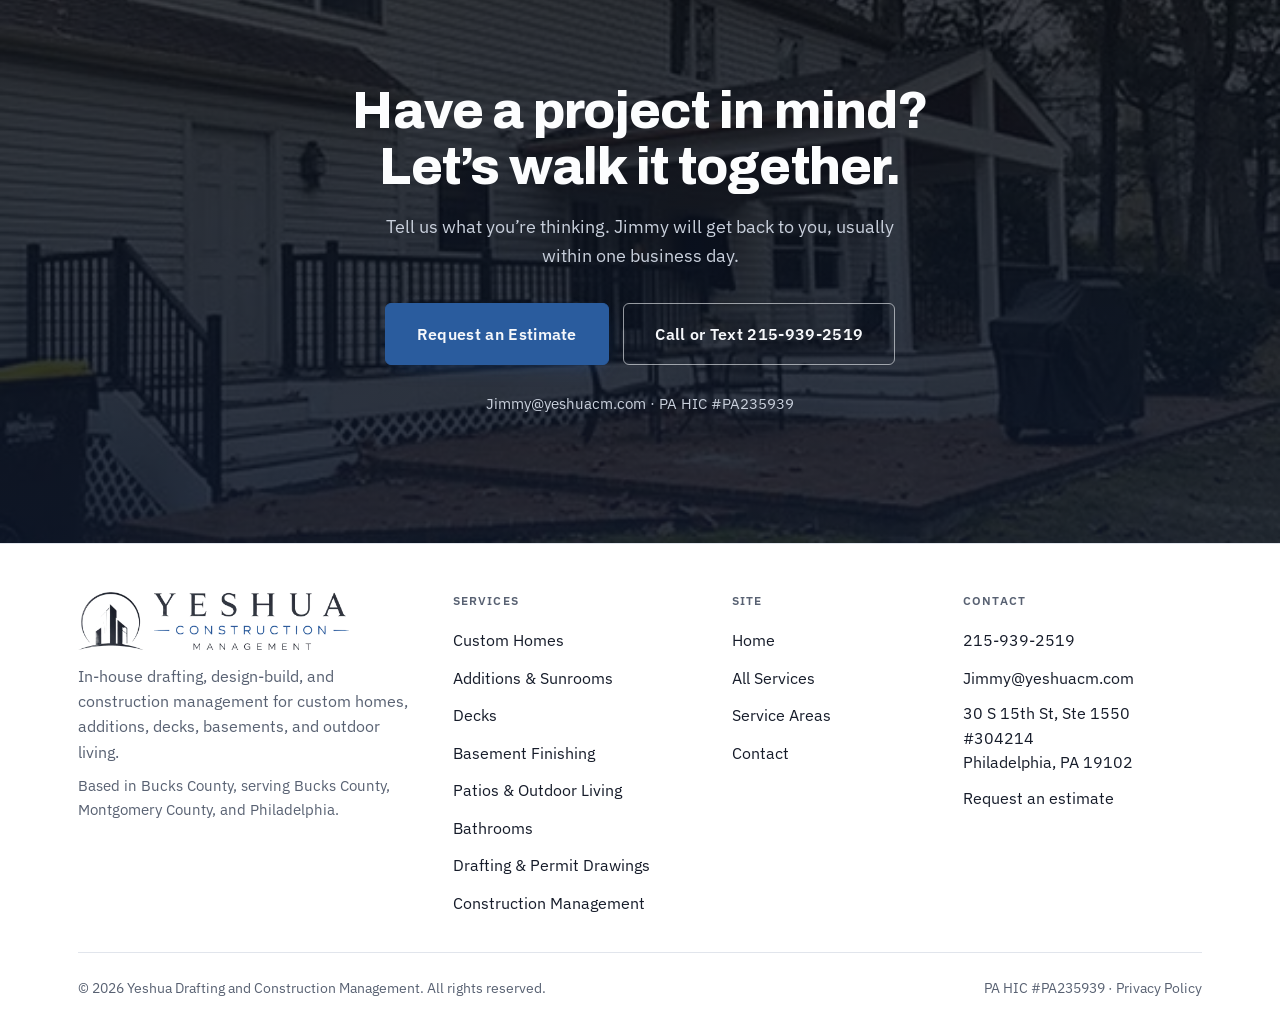
<file: decks.html>
<!DOCTYPE html>
<html lang="en">
<head>
<meta charset="UTF-8" />
<meta name="viewport" content="width=device-width, initial-scale=1" />
<title>Deck Design &amp; Construction | Bucks County &amp; Philadelphia</title>
<meta name="description" content="Deck design, drafting, and construction in Bucks County, Montgomery County, and Philadelphia. TimberTech, Trex, and wood decks, with permits handled." />
<link rel="canonical" href="https://www.yeshuadraftingandconstruction.com/decks.html" />
<meta name="theme-color" content="#1A2336" />
<link rel="icon" type="image/png" href="images/favicon.png" />
<link rel="apple-touch-icon" href="images/apple-touch-icon.png" />
<link rel="preload" href="fonts/archivo.woff2" as="font" type="font/woff2" crossorigin />
<link rel="preload" href="fonts/ibm-plex-sans.woff2" as="font" type="font/woff2" crossorigin />
<meta property="og:type" content="website" />
<meta property="og:locale" content="en_US" />
<meta property="og:site_name" content="Yeshua Drafting and Construction Management" />
<meta property="og:title" content="Deck Design &amp; Construction | Bucks County &amp; Philadelphia" />
<meta property="og:description" content="Deck design, drafting, and construction in Bucks County, Montgomery County, and Philadelphia. TimberTech, Trex, and wood decks, with permits handled." />
<meta property="og:url" content="https://www.yeshuadraftingandconstruction.com/decks.html" />
<meta property="og:image" content="https://www.yeshuadraftingandconstruction.com/images/og-image.jpg" />
<meta property="og:image:width" content="1200" />
<meta property="og:image:height" content="630" />
<meta property="og:image:alt" content="Home built by Yeshua Drafting and Construction Management" />
<meta name="twitter:card" content="summary_large_image" />
<link rel="stylesheet" href="css/styles.css?v=11" />
<script type="application/ld+json">
{
 "@context": "https://schema.org",
 "@type": "Service",
 "name": "Deck Design & Construction",
 "serviceType": "Deck Design & Construction",
 "url": "https://www.yeshuadraftingandconstruction.com/decks.html",
 "description": "Deck design, drafting, and construction in Bucks County, Montgomery County, and Philadelphia. TimberTech, Trex, and wood decks, with permits handled.",
 "provider": {
  "@type": "GeneralContractor",
  "@id": "https://www.yeshuadraftingandconstruction.com/#business",
  "name": "Yeshua Drafting and Construction Management",
  "telephone": "+1-215-939-2519",
  "url": "https://www.yeshuadraftingandconstruction.com/"
 },
 "areaServed": [
  {
   "@type": "AdministrativeArea",
   "name": "Bucks County, PA"
  },
  {
   "@type": "AdministrativeArea",
   "name": "Montgomery County, PA"
  },
  {
   "@type": "City",
   "name": "Philadelphia",
   "sameAs": "https://en.wikipedia.org/wiki/Philadelphia"
  }
 ]
}
</script>
<script type="application/ld+json">
{
 "@context": "https://schema.org",
 "@type": "BreadcrumbList",
 "itemListElement": [
  {
   "@type": "ListItem",
   "position": 1,
   "name": "Home",
   "item": "https://www.yeshuadraftingandconstruction.com/"
  },
  {
   "@type": "ListItem",
   "position": 2,
   "name": "Services",
   "item": "https://www.yeshuadraftingandconstruction.com/services.html"
  },
  {
   "@type": "ListItem",
   "position": 3,
   "name": "Decks",
   "item": "https://www.yeshuadraftingandconstruction.com/decks.html"
  }
 ]
}
</script>
</head>
<body>

<a class="skip-link" href="#top">Skip to content</a>

<header class="site-nav" id="siteNav">
  <a href="index.html" class="brand">
    <img class="brand-logo brand-logo-dark" src="images/logo-dark.webp" width="300" height="64" alt="Yeshua Drafting and Construction Management" />
    <img class="brand-logo brand-logo-light" src="images/logo-light.webp" width="300" height="64" alt="Yeshua Drafting and Construction Management" />
  </a>
  <nav class="nav-links" id="navLinks">
    <a href="index.html">Home</a>
    <a href="services.html" class="active">Services</a>
    <a href="contact.html">Contact</a>
    <a class="btn btn-primary nav-drawer-cta" href="contact.html#estimate">Book Your Estimate</a>
  </nav>
  <div class="nav-right">
    <a class="nav-phone" href="tel:+12159392519">215-939-2519</a>
    <a class="btn btn-primary" href="contact.html#estimate">Book Your Estimate</a>
    <button class="nav-toggle" id="navToggle" aria-label="Open menu" aria-controls="navLinks" aria-expanded="false">
      <span></span><span></span><span></span>
    </button>
  </div>
</header>

<main id="top">

  <section class="hero compact">
    <img class="hero-bg" src="images/svc-decks.webp" alt="Elevated multi-level deck with staircase" width="874" height="1167" fetchpriority="high" />
    <div class="hero-scrim"></div>
    <div class="hero-inner">
      <div class="container">
        <nav class="crumbs" aria-label="Breadcrumb">
          <ol>
            <li><a href="index.html">Home</a></li>
            <li><a href="services.html">Services</a></li>
            <li aria-current="page">Decks</li>
          </ol>
        </nav>
        <span class="eyebrow">Outdoor living</span>
        <h1>Deck Design &amp; Construction in Bucks County &amp; Philadelphia</h1>
        <p class="hero-lead">Custom wood and composite decks, designed in 3D, permitted, and built to last.</p>
        <div class="hero-actions">
          <a class="btn btn-primary" href="contact.html#estimate">Request an Estimate</a>
          <a class="btn btn-ghost on-dark" href="tel:+12159392519">Call 215-939-2519</a>
        </div>
      </div>
    </div>
  </section>

  <section class="section-pad intro">
    <div class="container intro-grid">
      <figure class="intro-media reveal">
        <img src="images/gal-deck2.webp" alt="Composite deck with black railing" width="437" height="585" loading="lazy" />
      </figure>
      <div class="intro-text reveal">
        <span class="eyebrow">Decks</span>
        <h2>A deck designed around how you use your yard</h2>
        <p class="intro-lead">Every deck we build starts with a drawing. We lay it out in 3D so you can see the size, stairs, and railings before a board is cut, then draw the framing plan your municipality needs for the permit.</p>
        <p class="body-copy">We build with TimberTech, Trex, and pressure-treated lumber, from simple low decks to elevated, multi-level designs, for homes across Bucks County, Montgomery County, and Philadelphia.</p>
        <ul class="check-list">
          <li><strong>Custom design.</strong> Deck layouts, with 3D drawings available.</li>
          <li><strong>Your choice of material.</strong> TimberTech, Trex, or pressure-treated wood.</li>
          <li><strong>Multi-level and elevated decks.</strong> Including stairs and landings.</li>
          <li><strong>The details.</strong> Railings, lighting, and built-in features.</li>
        </ul>
      </div>
    </div>
  </section>

  <section class="section-pad steps-band" style="background:var(--sand);">
    <div class="container">
      <div class="section-head reveal">
        <span class="eyebrow">How it works</span>
        <h2>From first call to finished project</h2>
      </div>
      <ol class="steps reveal-stagger">
        <li class="reveal" style="--i:0"><span class="step-num">1</span><h3>Measure &amp; talk</h3><p>We measure the yard and talk through size, use, and materials.</p></li>
        <li class="reveal" style="--i:1"><span class="step-num">2</span><h3>Design &amp; permit</h3><p>A 3D layout for you, a framing plan for the permit.</p></li>
        <li class="reveal" style="--i:2"><span class="step-num">3</span><h3>Build</h3><p>We frame, deck, and rail it, then walk it with you.</p></li>
      </ol>
    </div>
  </section>

  <section class="section-pad">
    <div class="container faq-wrap">
      <div class="section-head reveal">
        <span class="eyebrow">Questions</span>
        <h2>Common questions</h2>
        <p>Yeshua is a drafting and construction company based in Bucks County, serving Bucks County, Montgomery County, and Philadelphia. We draw it, permit it, and build it. Licensed PA Home Improvement Contractor, HIC #PA235939.</p>
      </div>
      <div class="faq-list reveal">
        <details class="faq-item">
          <summary>Do I need a permit to build a deck?</summary>
          <p>Usually, yes. Most townships in Bucks and Montgomery County, and Philadelphia, require a permit for decks that attach to the house or sit above a certain height. We draw the plans and handle the permit.</p>
        </details>
        <details class="faq-item">
          <summary>Composite or wood: which should I choose?</summary>
          <p>Composite costs more up front but needs much less upkeep, with no staining or sealing. Pressure-treated wood costs less to build but needs regular maintenance. We can price both so you can compare.</p>
        </details>
        <details class="faq-item">
          <summary>Can I see the design before you build?</summary>
          <p>Yes. We can provide a 3D layout so you can see the size, shape, and railings before construction starts.</p>
        </details>
      </div>
    </div>
  </section>

  <section class="section-pad" style="background:var(--sand);">
    <div class="container">
      <div class="section-head split-head reveal">
        <div>
          <span class="eyebrow">More from Yeshua</span>
          <h2>Related services</h2>
        </div>
        <a class="text-link" href="services.html">See all services <span aria-hidden="true">&rarr;</span></a>
      </div>
      <div class="svc-cards reveal-stagger">
        <a class="svc-card reveal" style="--i:0" href="paver-patios.html">
          <div class="svc-card-media"><img src="images/svc-patios.webp" alt="Paver patio with landscape lighting at dusk" width="874" height="1168" loading="lazy" /></div>
          <div class="svc-card-body"><h3>Patios &amp; Outdoor Living</h3><p>Pavers, fire pits, and walls with the base prep done right.</p></div>
        </a>
        <a class="svc-card reveal" style="--i:1" href="home-additions.html">
          <div class="svc-card-media"><img src="images/gal-sunroom.webp" alt="White gable-roofed sunroom addition" width="437" height="585" loading="lazy" /></div>
          <div class="svc-card-body"><h3>Additions &amp; Sunrooms</h3><p>More room and more light, blended into the house you have.</p></div>
        </a>
        <a class="svc-card reveal" style="--i:2" href="drafting-permit-drawings.html">
          <div class="svc-card-media"><img src="images/gal-garage.webp" alt="Detached garage with a bonus suite" width="583" height="426" loading="lazy" /></div>
          <div class="svc-card-body"><h3>Drafting &amp; Permit Drawings</h3><p>Permit-ready plans drawn by people who build.</p></div>
        </a>
      </div>
    </div>
  </section>

  <section class="cta-band" id="contact">
    <img class="cta-bg" src="images/gal-falldeck.webp" alt="" width="583" height="780" loading="lazy" />
    <div class="cta-scrim"></div>
    <div class="container cta-inner reveal">
      <h2>Have a project in mind?<br />Let&rsquo;s walk it together.</h2>
      <p>Tell us what you&rsquo;re thinking. Jimmy will get back to you, usually within one business day.</p>
      <div class="hero-actions" style="justify-content:center;">
        <a class="btn btn-primary btn-lg" href="contact.html#estimate">Request an Estimate</a>
        <a class="btn btn-ghost on-dark btn-lg" href="tel:+12159392519">Call or Text 215-939-2519</a>
      </div>
      <p class="cta-small"><a href="mailto:Jimmy@yeshuacm.com">Jimmy@yeshuacm.com</a> &middot; PA HIC #PA235939</p>
    </div>
  </section>

</main>

<footer class="site-footer">
  <div class="container">
    <div class="footer-top">
      <div class="footer-brand">
        <a href="index.html" aria-label="Yeshua Drafting and Construction Management home">
          <img class="footer-logo brand-logo-dark" src="images/logo-dark.webp" alt="Yeshua Drafting and Construction Management" width="272" height="58" loading="lazy" />
          <img class="footer-logo brand-logo-light" src="images/logo-light.webp" alt="Yeshua Drafting and Construction Management" width="272" height="58" loading="lazy" />
        </a>
        <p class="footer-tag">In-house drafting, design-build, and construction management for custom homes, additions, decks, basements, and outdoor living.</p>
        <p class="footer-tag footer-area">Based in Bucks County, serving Bucks County, Montgomery County, and Philadelphia.</p>
      </div>
      <div class="footer-col">
        <h4>Services</h4>
        <ul>
          <li><a href="custom-homes.html">Custom Homes</a></li>
          <li><a href="home-additions.html">Additions &amp; Sunrooms</a></li>
          <li><a href="decks.html">Decks</a></li>
          <li><a href="basement-finishing.html">Basement Finishing</a></li>
          <li><a href="paver-patios.html">Patios &amp; Outdoor Living</a></li>
          <li><a href="bathroom-remodeling.html">Bathrooms</a></li>
          <li><a href="drafting-permit-drawings.html">Drafting &amp; Permit Drawings</a></li>
          <li><a href="construction-management.html">Construction Management</a></li>
        </ul>
      </div>
      <div class="footer-col">
        <h4>Site</h4>
        <ul>
          <li><a href="index.html">Home</a></li>
          <li><a href="services.html">All Services</a></li>
          <li><a href="service-areas.html">Service Areas</a></li>
          <li><a href="contact.html">Contact</a></li>
        </ul>
      </div>
      <div class="footer-col">
        <h4>Contact</h4>
        <ul>
          <li><a href="tel:+12159392519">215-939-2519</a></li>
          <li><a href="mailto:Jimmy@yeshuacm.com">Jimmy@yeshuacm.com</a></li>
          <li style="font-size:1.02rem;line-height:1.5;">30 S 15th St, Ste 1550 #304214<br />Philadelphia, PA 19102</li>
          <li><a href="contact.html#estimate">Request an estimate</a></li>
        </ul>
      </div>
    </div>
    <div class="footer-bottom">
      <span>&copy; <span id="year"></span> Yeshua Drafting and Construction Management. All rights reserved.</span>
      <span>PA HIC #PA235939 &middot; <a href="privacy.html">Privacy Policy</a></span>
    </div>
  </div>
</footer>

<script src="js/site.js?v=2" defer></script>
</body>
</html>
</file>
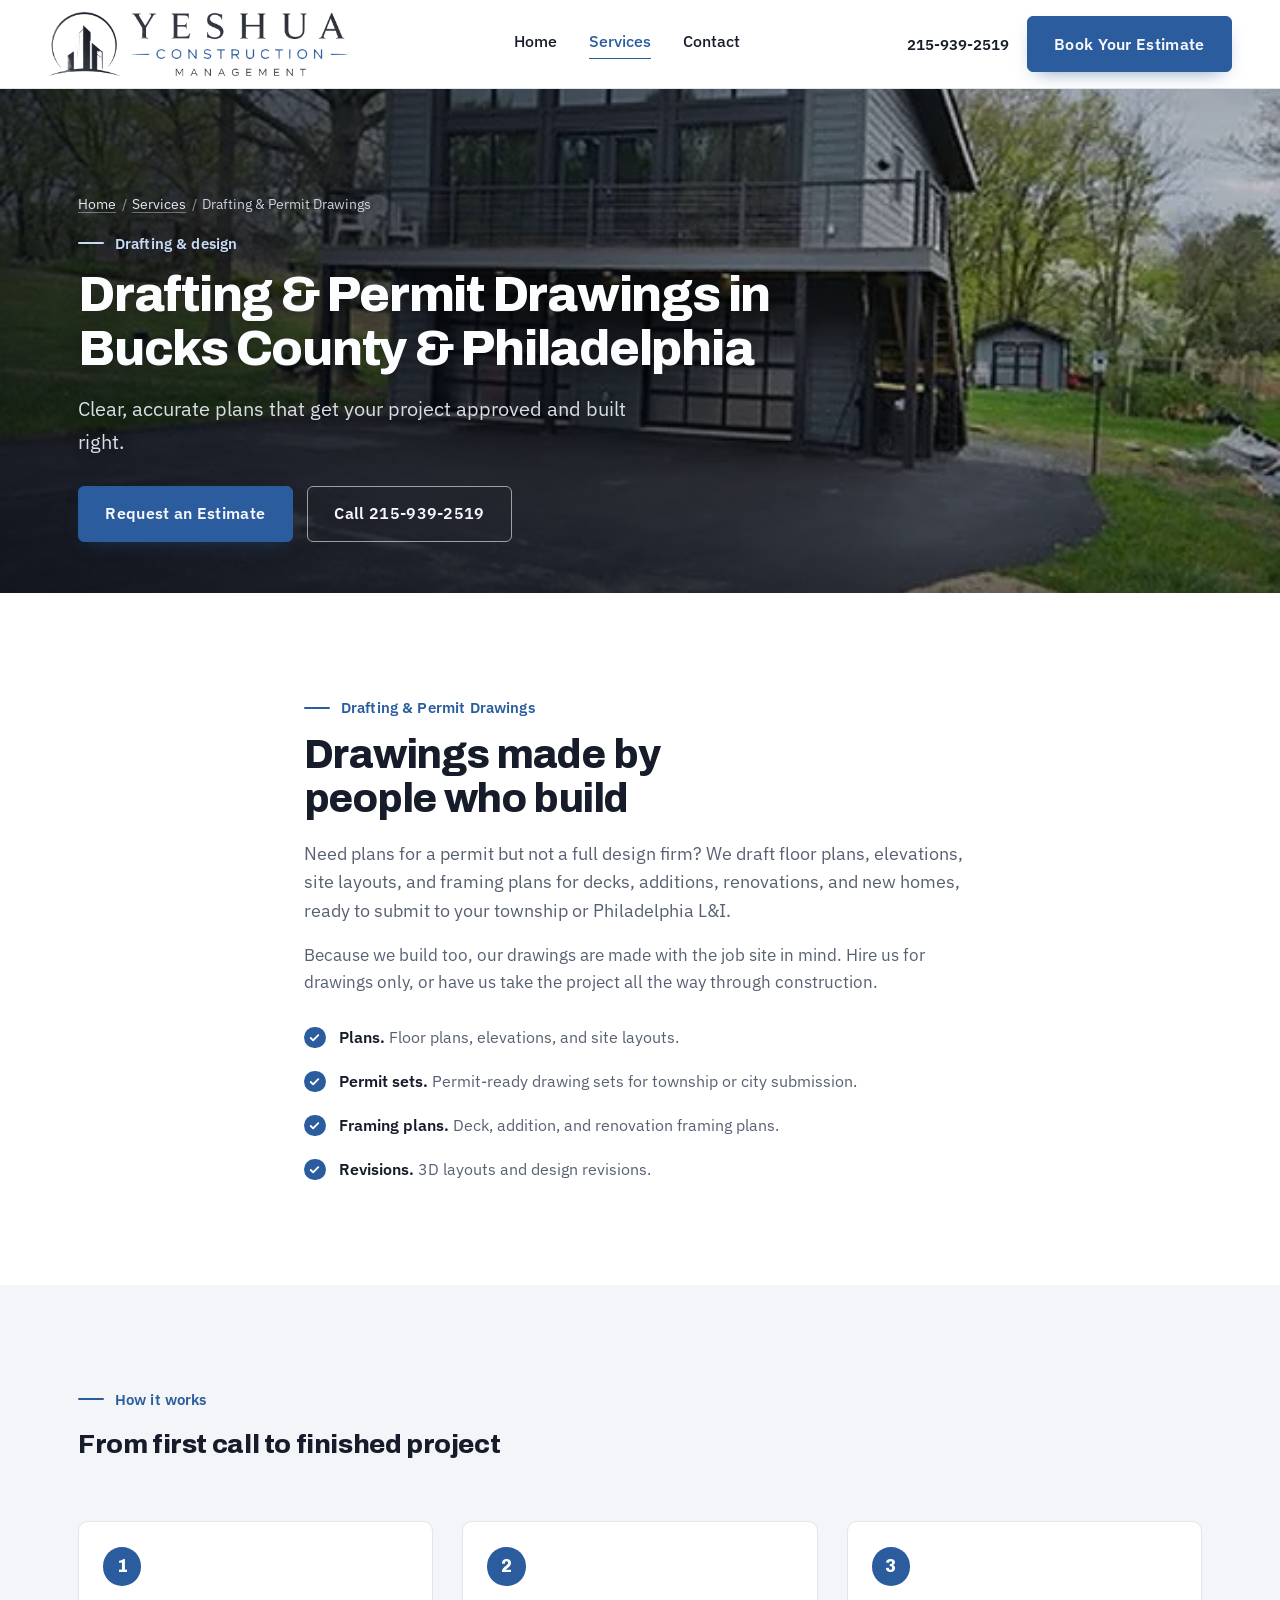
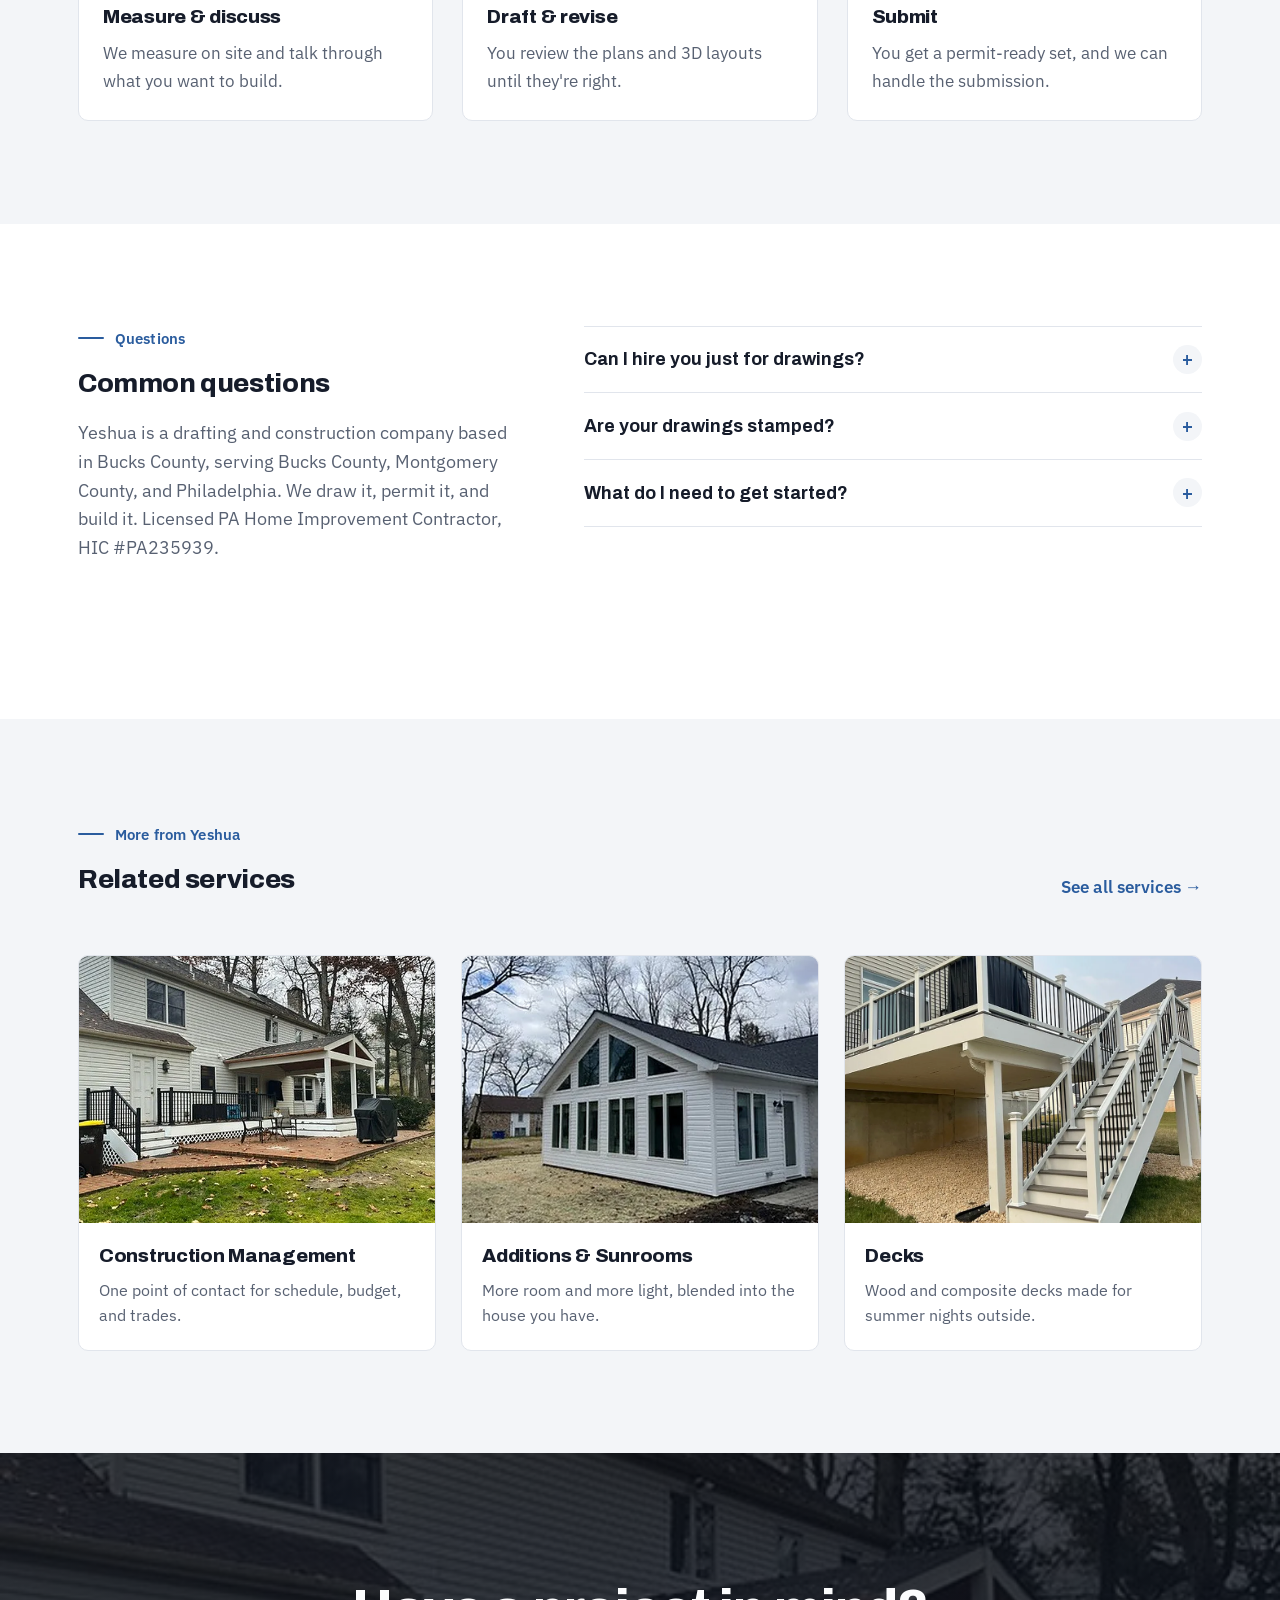
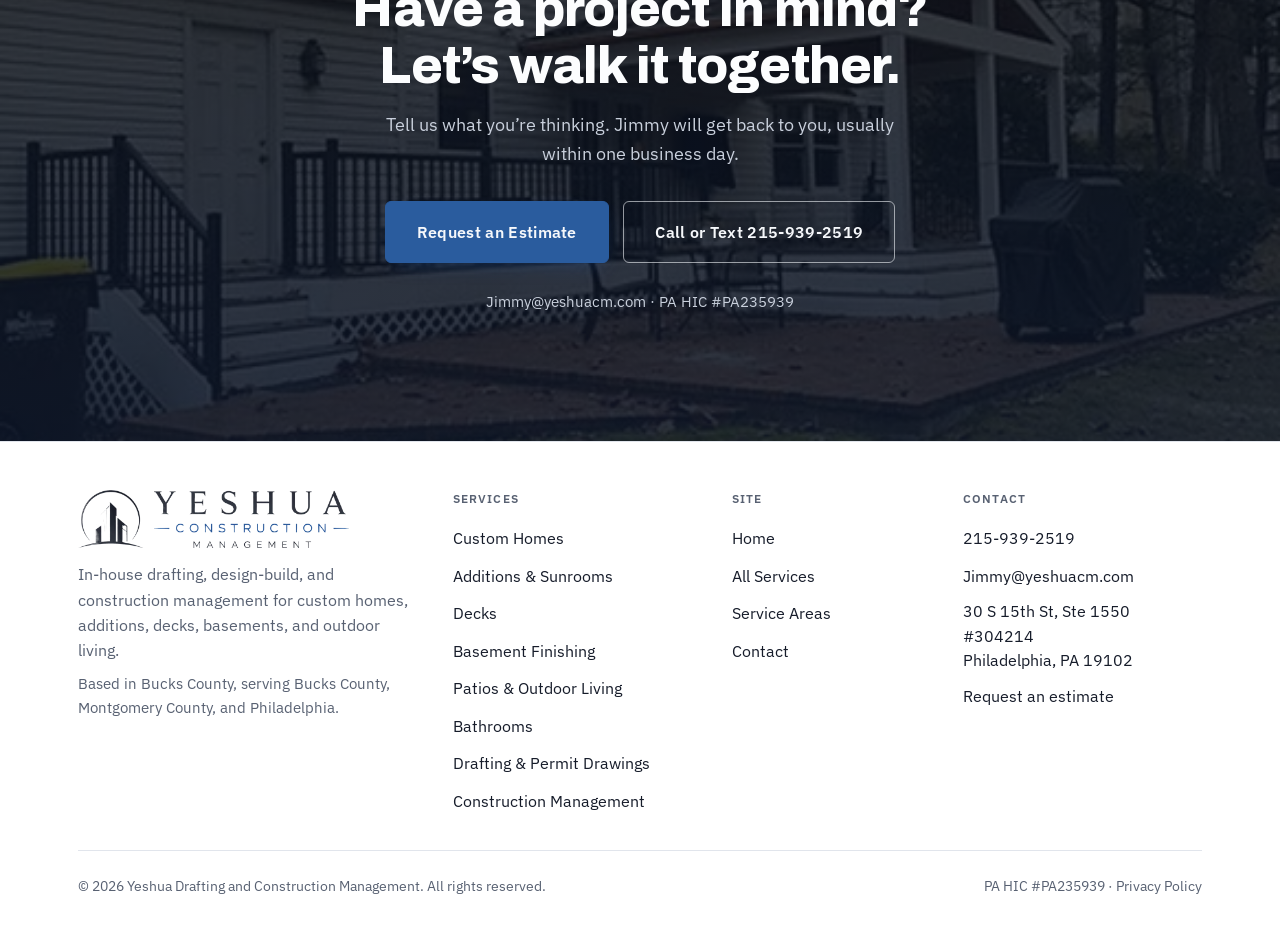
<file: drafting-permit-drawings.html>
<!DOCTYPE html>
<html lang="en">
<head>
<meta charset="UTF-8" />
<meta name="viewport" content="width=device-width, initial-scale=1" />
<title>Drafting &amp; Permit Drawings | Bucks County &amp; Philadelphia</title>
<meta name="description" content="Drafting and permit drawings in Bucks County, Montgomery County, and Philadelphia: floor plans, elevations, site layouts, and framing plans, permit-ready." />
<link rel="canonical" href="https://www.yeshuadraftingandconstruction.com/drafting-permit-drawings.html" />
<meta name="theme-color" content="#1A2336" />
<link rel="icon" type="image/png" href="images/favicon.png" />
<link rel="apple-touch-icon" href="images/apple-touch-icon.png" />
<link rel="preload" href="fonts/archivo.woff2" as="font" type="font/woff2" crossorigin />
<link rel="preload" href="fonts/ibm-plex-sans.woff2" as="font" type="font/woff2" crossorigin />
<meta property="og:type" content="website" />
<meta property="og:locale" content="en_US" />
<meta property="og:site_name" content="Yeshua Drafting and Construction Management" />
<meta property="og:title" content="Drafting &amp; Permit Drawings | Bucks County &amp; Philadelphia" />
<meta property="og:description" content="Drafting and permit drawings in Bucks County, Montgomery County, and Philadelphia: floor plans, elevations, site layouts, and framing plans, permit-ready." />
<meta property="og:url" content="https://www.yeshuadraftingandconstruction.com/drafting-permit-drawings.html" />
<meta property="og:image" content="https://www.yeshuadraftingandconstruction.com/images/og-image.jpg" />
<meta property="og:image:width" content="1200" />
<meta property="og:image:height" content="630" />
<meta property="og:image:alt" content="Home built by Yeshua Drafting and Construction Management" />
<meta name="twitter:card" content="summary_large_image" />
<link rel="stylesheet" href="css/styles.css?v=11" />
<script type="application/ld+json">
{
 "@context": "https://schema.org",
 "@type": "Service",
 "name": "Drafting & Permit Drawings",
 "serviceType": "Drafting & Permit Drawings",
 "url": "https://www.yeshuadraftingandconstruction.com/drafting-permit-drawings.html",
 "description": "Drafting and permit drawings in Bucks County, Montgomery County, and Philadelphia: floor plans, elevations, site layouts, and framing plans, permit-ready.",
 "provider": {
  "@type": "GeneralContractor",
  "@id": "https://www.yeshuadraftingandconstruction.com/#business",
  "name": "Yeshua Drafting and Construction Management",
  "telephone": "+1-215-939-2519",
  "url": "https://www.yeshuadraftingandconstruction.com/"
 },
 "areaServed": [
  {
   "@type": "AdministrativeArea",
   "name": "Bucks County, PA"
  },
  {
   "@type": "AdministrativeArea",
   "name": "Montgomery County, PA"
  },
  {
   "@type": "City",
   "name": "Philadelphia",
   "sameAs": "https://en.wikipedia.org/wiki/Philadelphia"
  }
 ]
}
</script>
<script type="application/ld+json">
{
 "@context": "https://schema.org",
 "@type": "BreadcrumbList",
 "itemListElement": [
  {
   "@type": "ListItem",
   "position": 1,
   "name": "Home",
   "item": "https://www.yeshuadraftingandconstruction.com/"
  },
  {
   "@type": "ListItem",
   "position": 2,
   "name": "Services",
   "item": "https://www.yeshuadraftingandconstruction.com/services.html"
  },
  {
   "@type": "ListItem",
   "position": 3,
   "name": "Drafting & Permit Drawings",
   "item": "https://www.yeshuadraftingandconstruction.com/drafting-permit-drawings.html"
  }
 ]
}
</script>
</head>
<body>

<a class="skip-link" href="#top">Skip to content</a>

<header class="site-nav" id="siteNav">
  <a href="index.html" class="brand">
    <img class="brand-logo brand-logo-dark" src="images/logo-dark.webp" width="300" height="64" alt="Yeshua Drafting and Construction Management" />
    <img class="brand-logo brand-logo-light" src="images/logo-light.webp" width="300" height="64" alt="Yeshua Drafting and Construction Management" />
  </a>
  <nav class="nav-links" id="navLinks">
    <a href="index.html">Home</a>
    <a href="services.html" class="active">Services</a>
    <a href="contact.html">Contact</a>
    <a class="btn btn-primary nav-drawer-cta" href="contact.html#estimate">Book Your Estimate</a>
  </nav>
  <div class="nav-right">
    <a class="nav-phone" href="tel:+12159392519">215-939-2519</a>
    <a class="btn btn-primary" href="contact.html#estimate">Book Your Estimate</a>
    <button class="nav-toggle" id="navToggle" aria-label="Open menu" aria-controls="navLinks" aria-expanded="false">
      <span></span><span></span><span></span>
    </button>
  </div>
</header>

<main id="top">

  <section class="hero compact">
    <img class="hero-bg" src="images/gal-garage.webp" alt="Detached garage with a bonus suite, drawn and built by Yeshua" width="583" height="426" fetchpriority="high" />
    <div class="hero-scrim"></div>
    <div class="hero-inner">
      <div class="container">
        <nav class="crumbs" aria-label="Breadcrumb">
          <ol>
            <li><a href="index.html">Home</a></li>
            <li><a href="services.html">Services</a></li>
            <li aria-current="page">Drafting &amp; Permit Drawings</li>
          </ol>
        </nav>
        <span class="eyebrow">Drafting &amp; design</span>
        <h1>Drafting &amp; Permit Drawings in Bucks County &amp; Philadelphia</h1>
        <p class="hero-lead">Clear, accurate plans that get your project approved and built right.</p>
        <div class="hero-actions">
          <a class="btn btn-primary" href="contact.html#estimate">Request an Estimate</a>
          <a class="btn btn-ghost on-dark" href="tel:+12159392519">Call 215-939-2519</a>
        </div>
      </div>
    </div>
  </section>

  <section class="section-pad intro">
    <div class="container intro-solo">
      <div class="intro-text reveal">
        <span class="eyebrow">Drafting &amp; Permit Drawings</span>
        <h2>Drawings made by people who build</h2>
        <p class="intro-lead">Need plans for a permit but not a full design firm? We draft floor plans, elevations, site layouts, and framing plans for decks, additions, renovations, and new homes, ready to submit to your township or Philadelphia L&amp;I.</p>
        <p class="body-copy">Because we build too, our drawings are made with the job site in mind. Hire us for drawings only, or have us take the project all the way through construction.</p>
        <ul class="check-list">
          <li><strong>Plans.</strong> Floor plans, elevations, and site layouts.</li>
          <li><strong>Permit sets.</strong> Permit-ready drawing sets for township or city submission.</li>
          <li><strong>Framing plans.</strong> Deck, addition, and renovation framing plans.</li>
          <li><strong>Revisions.</strong> 3D layouts and design revisions.</li>
        </ul>
      </div>
    </div>
  </section>

  <section class="section-pad steps-band" style="background:var(--sand);">
    <div class="container">
      <div class="section-head reveal">
        <span class="eyebrow">How it works</span>
        <h2>From first call to finished project</h2>
      </div>
      <ol class="steps reveal-stagger">
        <li class="reveal" style="--i:0"><span class="step-num">1</span><h3>Measure &amp; discuss</h3><p>We measure on site and talk through what you want to build.</p></li>
        <li class="reveal" style="--i:1"><span class="step-num">2</span><h3>Draft &amp; revise</h3><p>You review the plans and 3D layouts until they're right.</p></li>
        <li class="reveal" style="--i:2"><span class="step-num">3</span><h3>Submit</h3><p>You get a permit-ready set, and we can handle the submission.</p></li>
      </ol>
    </div>
  </section>

  <section class="section-pad">
    <div class="container faq-wrap">
      <div class="section-head reveal">
        <span class="eyebrow">Questions</span>
        <h2>Common questions</h2>
        <p>Yeshua is a drafting and construction company based in Bucks County, serving Bucks County, Montgomery County, and Philadelphia. We draw it, permit it, and build it. Licensed PA Home Improvement Contractor, HIC #PA235939.</p>
      </div>
      <div class="faq-list reveal">
        <details class="faq-item">
          <summary>Can I hire you just for drawings?</summary>
          <p>Yes. Many clients hire us for drawings only. You can also have us manage or build the project later.</p>
        </details>
        <details class="faq-item">
          <summary>Are your drawings stamped?</summary>
          <p>Many residential projects don't need stamped drawings. When the project or the municipality requires an architect's or engineer's stamp, we coordinate with licensed professionals.</p>
        </details>
        <details class="faq-item">
          <summary>What do I need to get started?</summary>
          <p>Any existing plans, a property survey or plot plan if you have one, photos, and an idea of what you want. We'll measure the rest on site.</p>
        </details>
      </div>
    </div>
  </section>

  <section class="section-pad" style="background:var(--sand);">
    <div class="container">
      <div class="section-head split-head reveal">
        <div>
          <span class="eyebrow">More from Yeshua</span>
          <h2>Related services</h2>
        </div>
        <a class="text-link" href="services.html">See all services <span aria-hidden="true">&rarr;</span></a>
      </div>
      <div class="svc-cards reveal-stagger">
        <a class="svc-card reveal" style="--i:0" href="construction-management.html">
          <div class="svc-card-media"><img src="images/gal-falldeck.webp" alt="Rear deck and covered porch addition" width="583" height="780" loading="lazy" /></div>
          <div class="svc-card-body"><h3>Construction Management</h3><p>One point of contact for schedule, budget, and trades.</p></div>
        </a>
        <a class="svc-card reveal" style="--i:1" href="home-additions.html">
          <div class="svc-card-media"><img src="images/gal-sunroom.webp" alt="White gable-roofed sunroom addition" width="437" height="585" loading="lazy" /></div>
          <div class="svc-card-body"><h3>Additions &amp; Sunrooms</h3><p>More room and more light, blended into the house you have.</p></div>
        </a>
        <a class="svc-card reveal" style="--i:2" href="decks.html">
          <div class="svc-card-media"><img src="images/svc-decks.webp" alt="Elevated multi-level deck with staircase" width="874" height="1167" loading="lazy" /></div>
          <div class="svc-card-body"><h3>Decks</h3><p>Wood and composite decks made for summer nights outside.</p></div>
        </a>
      </div>
    </div>
  </section>

  <section class="cta-band" id="contact">
    <img class="cta-bg" src="images/gal-falldeck.webp" alt="" width="583" height="780" loading="lazy" />
    <div class="cta-scrim"></div>
    <div class="container cta-inner reveal">
      <h2>Have a project in mind?<br />Let&rsquo;s walk it together.</h2>
      <p>Tell us what you&rsquo;re thinking. Jimmy will get back to you, usually within one business day.</p>
      <div class="hero-actions" style="justify-content:center;">
        <a class="btn btn-primary btn-lg" href="contact.html#estimate">Request an Estimate</a>
        <a class="btn btn-ghost on-dark btn-lg" href="tel:+12159392519">Call or Text 215-939-2519</a>
      </div>
      <p class="cta-small"><a href="mailto:Jimmy@yeshuacm.com">Jimmy@yeshuacm.com</a> &middot; PA HIC #PA235939</p>
    </div>
  </section>

</main>

<footer class="site-footer">
  <div class="container">
    <div class="footer-top">
      <div class="footer-brand">
        <a href="index.html" aria-label="Yeshua Drafting and Construction Management home">
          <img class="footer-logo brand-logo-dark" src="images/logo-dark.webp" alt="Yeshua Drafting and Construction Management" width="272" height="58" loading="lazy" />
          <img class="footer-logo brand-logo-light" src="images/logo-light.webp" alt="Yeshua Drafting and Construction Management" width="272" height="58" loading="lazy" />
        </a>
        <p class="footer-tag">In-house drafting, design-build, and construction management for custom homes, additions, decks, basements, and outdoor living.</p>
        <p class="footer-tag footer-area">Based in Bucks County, serving Bucks County, Montgomery County, and Philadelphia.</p>
      </div>
      <div class="footer-col">
        <h4>Services</h4>
        <ul>
          <li><a href="custom-homes.html">Custom Homes</a></li>
          <li><a href="home-additions.html">Additions &amp; Sunrooms</a></li>
          <li><a href="decks.html">Decks</a></li>
          <li><a href="basement-finishing.html">Basement Finishing</a></li>
          <li><a href="paver-patios.html">Patios &amp; Outdoor Living</a></li>
          <li><a href="bathroom-remodeling.html">Bathrooms</a></li>
          <li><a href="drafting-permit-drawings.html">Drafting &amp; Permit Drawings</a></li>
          <li><a href="construction-management.html">Construction Management</a></li>
        </ul>
      </div>
      <div class="footer-col">
        <h4>Site</h4>
        <ul>
          <li><a href="index.html">Home</a></li>
          <li><a href="services.html">All Services</a></li>
          <li><a href="service-areas.html">Service Areas</a></li>
          <li><a href="contact.html">Contact</a></li>
        </ul>
      </div>
      <div class="footer-col">
        <h4>Contact</h4>
        <ul>
          <li><a href="tel:+12159392519">215-939-2519</a></li>
          <li><a href="mailto:Jimmy@yeshuacm.com">Jimmy@yeshuacm.com</a></li>
          <li style="font-size:1.02rem;line-height:1.5;">30 S 15th St, Ste 1550 #304214<br />Philadelphia, PA 19102</li>
          <li><a href="contact.html#estimate">Request an estimate</a></li>
        </ul>
      </div>
    </div>
    <div class="footer-bottom">
      <span>&copy; <span id="year"></span> Yeshua Drafting and Construction Management. All rights reserved.</span>
      <span>PA HIC #PA235939 &middot; <a href="privacy.html">Privacy Policy</a></span>
    </div>
  </div>
</footer>

<script src="js/site.js?v=2" defer></script>
</body>
</html>
</file>
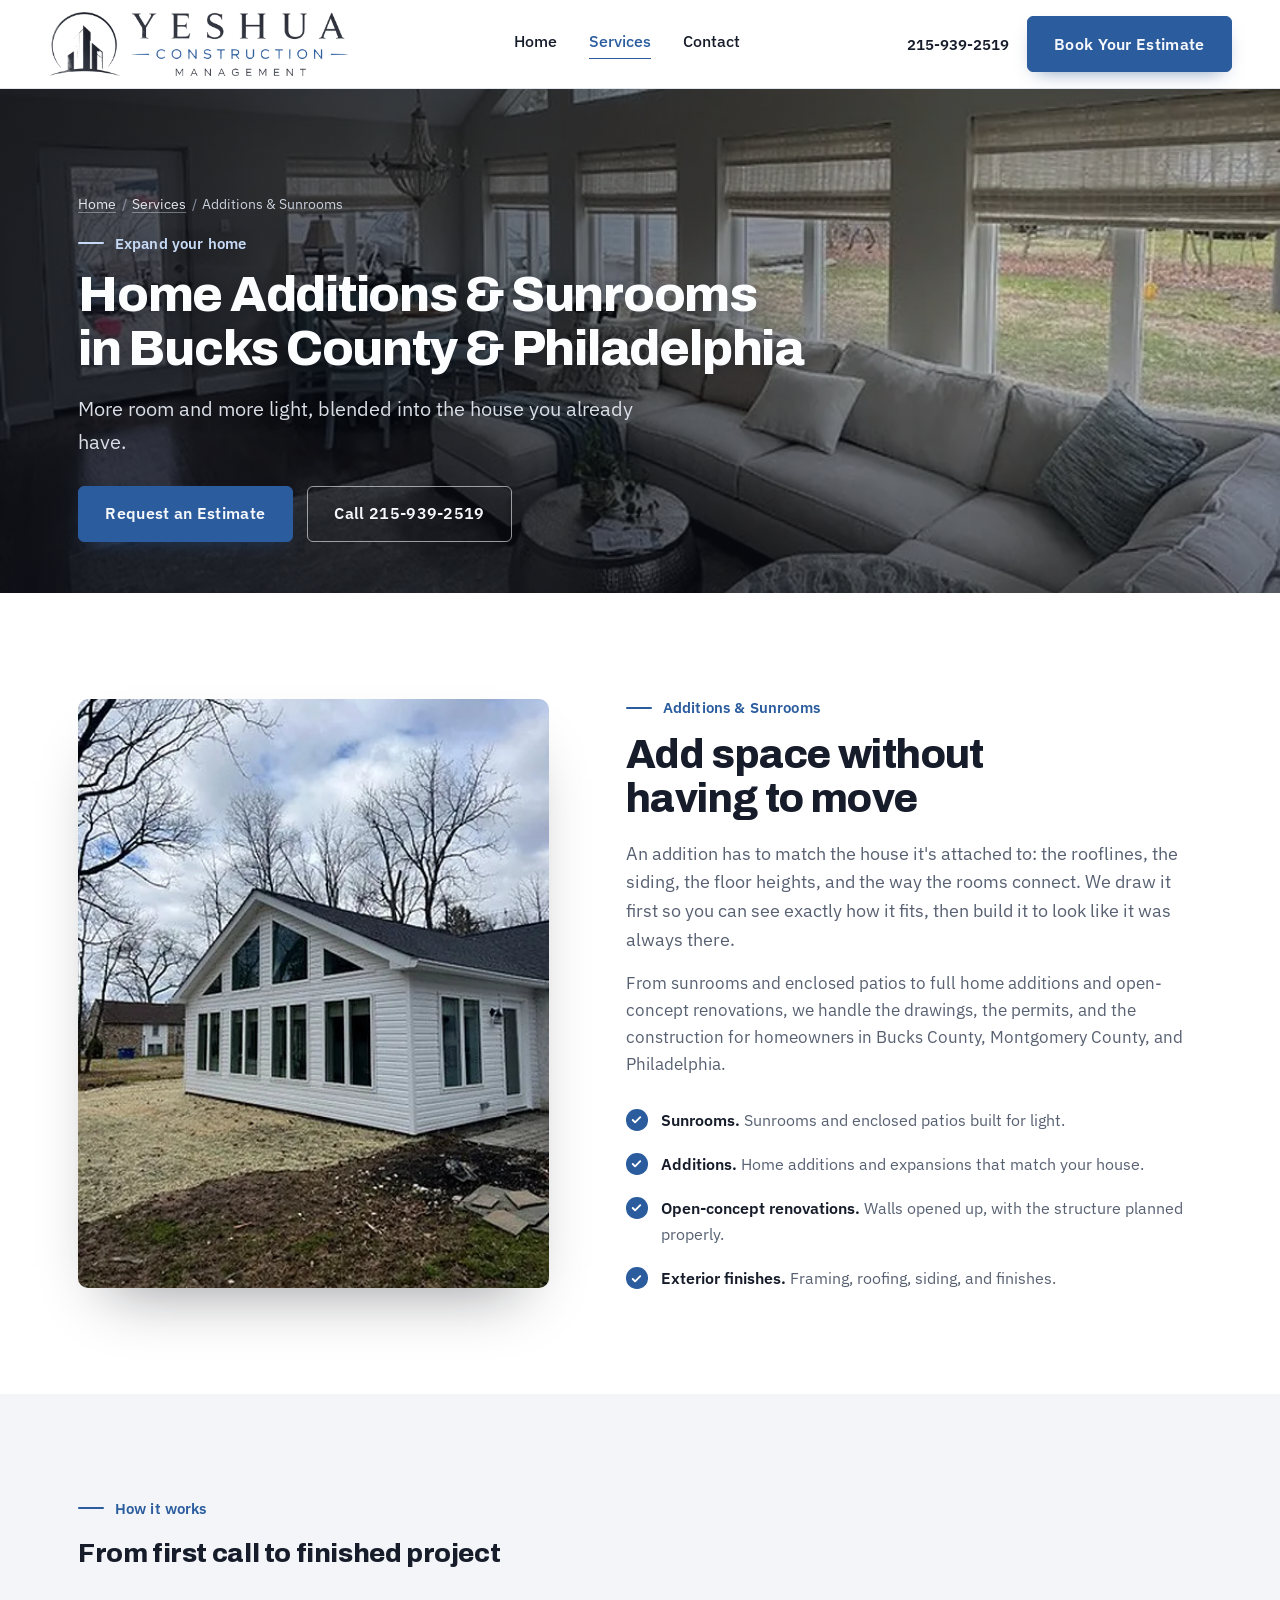
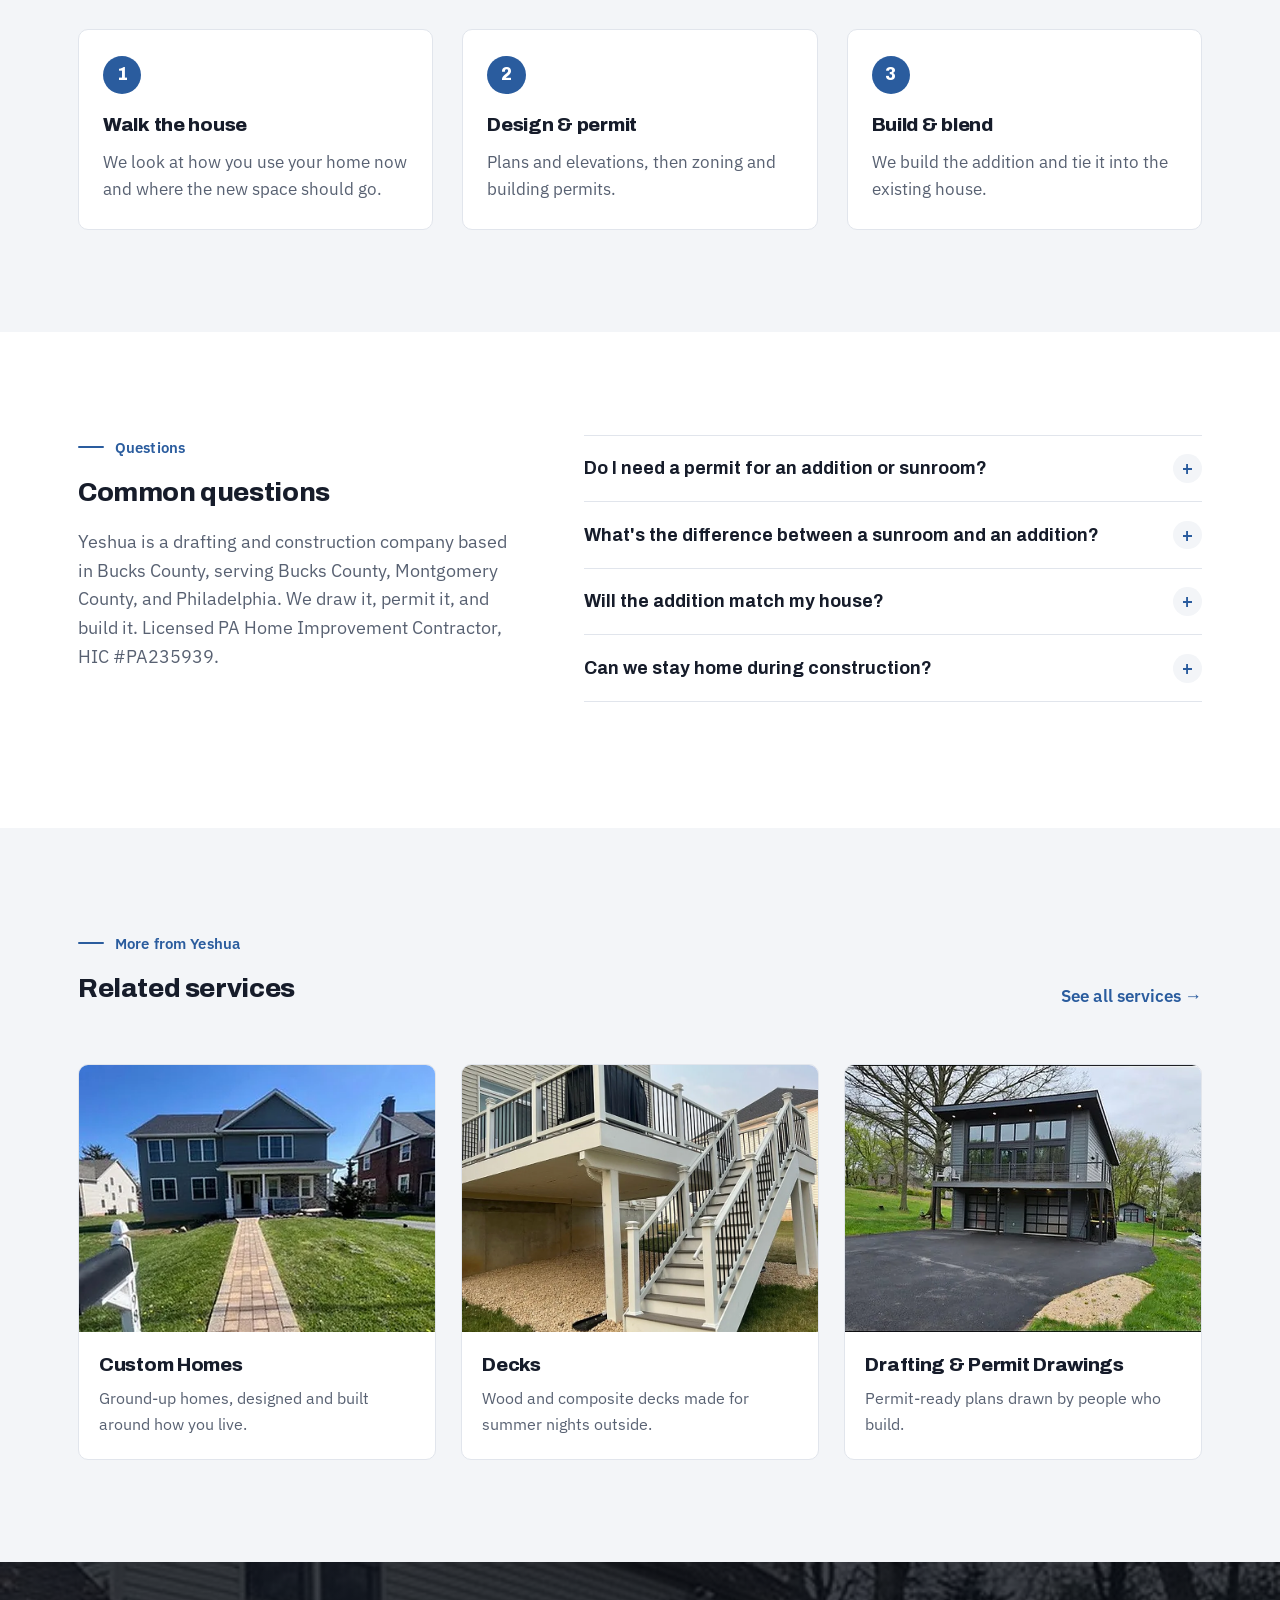
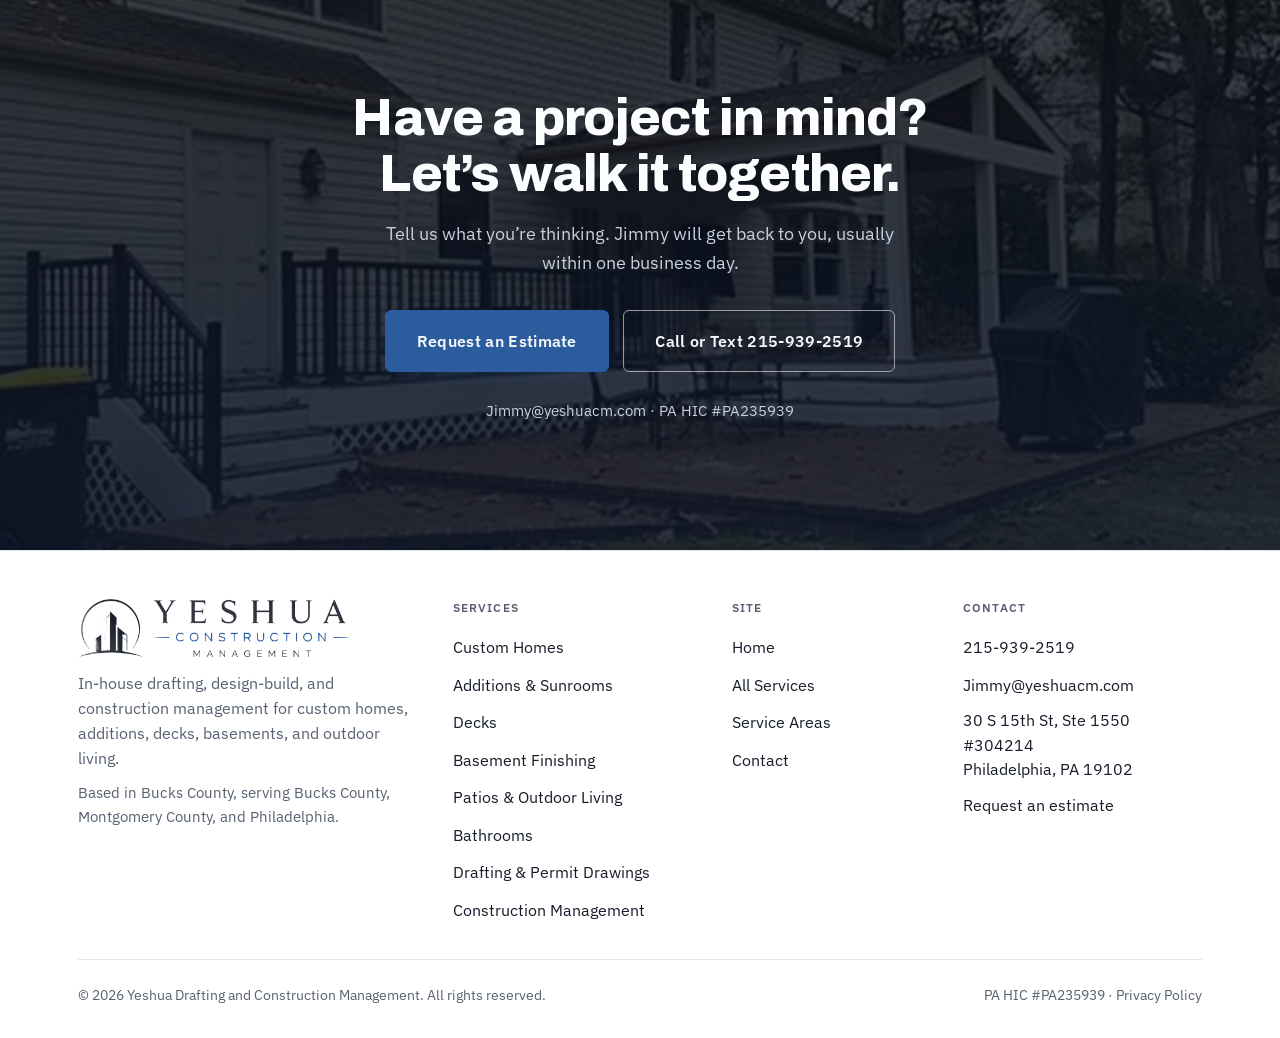
<file: home-additions.html>
<!DOCTYPE html>
<html lang="en">
<head>
<meta charset="UTF-8" />
<meta name="viewport" content="width=device-width, initial-scale=1" />
<title>Home Additions &amp; Sunrooms | Bucks County &amp; Philadelphia</title>
<meta name="description" content="Home additions, sunrooms, and open-concept renovations in Bucks County, Montgomery County, and Philadelphia, designed, permitted, and built by one team." />
<link rel="canonical" href="https://www.yeshuadraftingandconstruction.com/home-additions.html" />
<meta name="theme-color" content="#1A2336" />
<link rel="icon" type="image/png" href="images/favicon.png" />
<link rel="apple-touch-icon" href="images/apple-touch-icon.png" />
<link rel="preload" href="fonts/archivo.woff2" as="font" type="font/woff2" crossorigin />
<link rel="preload" href="fonts/ibm-plex-sans.woff2" as="font" type="font/woff2" crossorigin />
<meta property="og:type" content="website" />
<meta property="og:locale" content="en_US" />
<meta property="og:site_name" content="Yeshua Drafting and Construction Management" />
<meta property="og:title" content="Home Additions &amp; Sunrooms | Bucks County &amp; Philadelphia" />
<meta property="og:description" content="Home additions, sunrooms, and open-concept renovations in Bucks County, Montgomery County, and Philadelphia, designed, permitted, and built by one team." />
<meta property="og:url" content="https://www.yeshuadraftingandconstruction.com/home-additions.html" />
<meta property="og:image" content="https://www.yeshuadraftingandconstruction.com/images/og-image.jpg" />
<meta property="og:image:width" content="1200" />
<meta property="og:image:height" content="630" />
<meta property="og:image:alt" content="Home built by Yeshua Drafting and Construction Management" />
<meta name="twitter:card" content="summary_large_image" />
<link rel="stylesheet" href="css/styles.css?v=11" />
<script type="application/ld+json">
{
 "@context": "https://schema.org",
 "@type": "Service",
 "name": "Home Additions & Sunrooms",
 "serviceType": "Home Additions & Sunrooms",
 "url": "https://www.yeshuadraftingandconstruction.com/home-additions.html",
 "description": "Home additions, sunrooms, and open-concept renovations in Bucks County, Montgomery County, and Philadelphia, designed, permitted, and built by one team.",
 "provider": {
  "@type": "GeneralContractor",
  "@id": "https://www.yeshuadraftingandconstruction.com/#business",
  "name": "Yeshua Drafting and Construction Management",
  "telephone": "+1-215-939-2519",
  "url": "https://www.yeshuadraftingandconstruction.com/"
 },
 "areaServed": [
  {
   "@type": "AdministrativeArea",
   "name": "Bucks County, PA"
  },
  {
   "@type": "AdministrativeArea",
   "name": "Montgomery County, PA"
  },
  {
   "@type": "City",
   "name": "Philadelphia",
   "sameAs": "https://en.wikipedia.org/wiki/Philadelphia"
  }
 ]
}
</script>
<script type="application/ld+json">
{
 "@context": "https://schema.org",
 "@type": "BreadcrumbList",
 "itemListElement": [
  {
   "@type": "ListItem",
   "position": 1,
   "name": "Home",
   "item": "https://www.yeshuadraftingandconstruction.com/"
  },
  {
   "@type": "ListItem",
   "position": 2,
   "name": "Services",
   "item": "https://www.yeshuadraftingandconstruction.com/services.html"
  },
  {
   "@type": "ListItem",
   "position": 3,
   "name": "Additions & Sunrooms",
   "item": "https://www.yeshuadraftingandconstruction.com/home-additions.html"
  }
 ]
}
</script>
</head>
<body>

<a class="skip-link" href="#top">Skip to content</a>

<header class="site-nav" id="siteNav">
  <a href="index.html" class="brand">
    <img class="brand-logo brand-logo-dark" src="images/logo-dark.webp" width="300" height="64" alt="Yeshua Drafting and Construction Management" />
    <img class="brand-logo brand-logo-light" src="images/logo-light.webp" width="300" height="64" alt="Yeshua Drafting and Construction Management" />
  </a>
  <nav class="nav-links" id="navLinks">
    <a href="index.html">Home</a>
    <a href="services.html" class="active">Services</a>
    <a href="contact.html">Contact</a>
    <a class="btn btn-primary nav-drawer-cta" href="contact.html#estimate">Book Your Estimate</a>
  </nav>
  <div class="nav-right">
    <a class="nav-phone" href="tel:+12159392519">215-939-2519</a>
    <a class="btn btn-primary" href="contact.html#estimate">Book Your Estimate</a>
    <button class="nav-toggle" id="navToggle" aria-label="Open menu" aria-controls="navLinks" aria-expanded="false">
      <span></span><span></span><span></span>
    </button>
  </div>
</header>

<main id="top">

  <section class="hero compact">
    <img class="hero-bg" src="images/svc-additions.webp" alt="Bright vaulted sunroom addition with sectional seating" width="874" height="1165" fetchpriority="high" />
    <div class="hero-scrim"></div>
    <div class="hero-inner">
      <div class="container">
        <nav class="crumbs" aria-label="Breadcrumb">
          <ol>
            <li><a href="index.html">Home</a></li>
            <li><a href="services.html">Services</a></li>
            <li aria-current="page">Additions &amp; Sunrooms</li>
          </ol>
        </nav>
        <span class="eyebrow">Expand your home</span>
        <h1>Home Additions &amp; Sunrooms in Bucks County &amp; Philadelphia</h1>
        <p class="hero-lead">More room and more light, blended into the house you already have.</p>
        <div class="hero-actions">
          <a class="btn btn-primary" href="contact.html#estimate">Request an Estimate</a>
          <a class="btn btn-ghost on-dark" href="tel:+12159392519">Call 215-939-2519</a>
        </div>
      </div>
    </div>
  </section>

  <section class="section-pad intro">
    <div class="container intro-grid">
      <figure class="intro-media reveal">
        <img src="images/gal-sunroom.webp" alt="White gable-roofed sunroom addition, exterior view" width="437" height="585" loading="lazy" />
      </figure>
      <div class="intro-text reveal">
        <span class="eyebrow">Additions &amp; Sunrooms</span>
        <h2>Add space without having to move</h2>
        <p class="intro-lead">An addition has to match the house it's attached to: the rooflines, the siding, the floor heights, and the way the rooms connect. We draw it first so you can see exactly how it fits, then build it to look like it was always there.</p>
        <p class="body-copy">From sunrooms and enclosed patios to full home additions and open-concept renovations, we handle the drawings, the permits, and the construction for homeowners in Bucks County, Montgomery County, and Philadelphia.</p>
        <ul class="check-list">
          <li><strong>Sunrooms.</strong> Sunrooms and enclosed patios built for light.</li>
          <li><strong>Additions.</strong> Home additions and expansions that match your house.</li>
          <li><strong>Open-concept renovations.</strong> Walls opened up, with the structure planned properly.</li>
          <li><strong>Exterior finishes.</strong> Framing, roofing, siding, and finishes.</li>
        </ul>
      </div>
    </div>
  </section>

  <section class="section-pad steps-band" style="background:var(--sand);">
    <div class="container">
      <div class="section-head reveal">
        <span class="eyebrow">How it works</span>
        <h2>From first call to finished project</h2>
      </div>
      <ol class="steps reveal-stagger">
        <li class="reveal" style="--i:0"><span class="step-num">1</span><h3>Walk the house</h3><p>We look at how you use your home now and where the new space should go.</p></li>
        <li class="reveal" style="--i:1"><span class="step-num">2</span><h3>Design &amp; permit</h3><p>Plans and elevations, then zoning and building permits.</p></li>
        <li class="reveal" style="--i:2"><span class="step-num">3</span><h3>Build &amp; blend</h3><p>We build the addition and tie it into the existing house.</p></li>
      </ol>
    </div>
  </section>

  <section class="section-pad">
    <div class="container faq-wrap">
      <div class="section-head reveal">
        <span class="eyebrow">Questions</span>
        <h2>Common questions</h2>
        <p>Yeshua is a drafting and construction company based in Bucks County, serving Bucks County, Montgomery County, and Philadelphia. We draw it, permit it, and build it. Licensed PA Home Improvement Contractor, HIC #PA235939.</p>
      </div>
      <div class="faq-list reveal">
        <details class="faq-item">
          <summary>Do I need a permit for an addition or sunroom?</summary>
          <p>Yes. Additions and sunrooms almost always need a building permit, and many need a zoning review for setbacks. We prepare the drawings and handle the approvals.</p>
        </details>
        <details class="faq-item">
          <summary>What's the difference between a sunroom and an addition?</summary>
          <p>A sunroom is built around windows and light, while a traditional addition has standard walls and is usually designed as full living space. We'll walk you through the options based on how you plan to use the room.</p>
        </details>
        <details class="faq-item">
          <summary>Will the addition match my house?</summary>
          <p>That's the goal from the first drawing. We plan rooflines, siding, windows, and floor heights so the new space looks like part of the original home.</p>
        </details>
        <details class="faq-item">
          <summary>Can we stay home during construction?</summary>
          <p>In most cases, yes. We keep the work area organized and clean up daily so you can keep living in the house.</p>
        </details>
      </div>
    </div>
  </section>

  <section class="section-pad" style="background:var(--sand);">
    <div class="container">
      <div class="section-head split-head reveal">
        <div>
          <span class="eyebrow">More from Yeshua</span>
          <h2>Related services</h2>
        </div>
        <a class="text-link" href="services.html">See all services <span aria-hidden="true">&rarr;</span></a>
      </div>
      <div class="svc-cards reveal-stagger">
        <a class="svc-card reveal" style="--i:0" href="custom-homes.html">
          <div class="svc-card-media"><img src="images/svc-customhome.webp" alt="New two-story custom home with paver walkway" width="437" height="469" loading="lazy" /></div>
          <div class="svc-card-body"><h3>Custom Homes</h3><p>Ground-up homes, designed and built around how you live.</p></div>
        </a>
        <a class="svc-card reveal" style="--i:1" href="decks.html">
          <div class="svc-card-media"><img src="images/svc-decks.webp" alt="Elevated multi-level deck with staircase" width="874" height="1167" loading="lazy" /></div>
          <div class="svc-card-body"><h3>Decks</h3><p>Wood and composite decks made for summer nights outside.</p></div>
        </a>
        <a class="svc-card reveal" style="--i:2" href="drafting-permit-drawings.html">
          <div class="svc-card-media"><img src="images/gal-garage.webp" alt="Detached garage with a bonus suite" width="583" height="426" loading="lazy" /></div>
          <div class="svc-card-body"><h3>Drafting &amp; Permit Drawings</h3><p>Permit-ready plans drawn by people who build.</p></div>
        </a>
      </div>
    </div>
  </section>

  <section class="cta-band" id="contact">
    <img class="cta-bg" src="images/gal-falldeck.webp" alt="" width="583" height="780" loading="lazy" />
    <div class="cta-scrim"></div>
    <div class="container cta-inner reveal">
      <h2>Have a project in mind?<br />Let&rsquo;s walk it together.</h2>
      <p>Tell us what you&rsquo;re thinking. Jimmy will get back to you, usually within one business day.</p>
      <div class="hero-actions" style="justify-content:center;">
        <a class="btn btn-primary btn-lg" href="contact.html#estimate">Request an Estimate</a>
        <a class="btn btn-ghost on-dark btn-lg" href="tel:+12159392519">Call or Text 215-939-2519</a>
      </div>
      <p class="cta-small"><a href="mailto:Jimmy@yeshuacm.com">Jimmy@yeshuacm.com</a> &middot; PA HIC #PA235939</p>
    </div>
  </section>

</main>

<footer class="site-footer">
  <div class="container">
    <div class="footer-top">
      <div class="footer-brand">
        <a href="index.html" aria-label="Yeshua Drafting and Construction Management home">
          <img class="footer-logo brand-logo-dark" src="images/logo-dark.webp" alt="Yeshua Drafting and Construction Management" width="272" height="58" loading="lazy" />
          <img class="footer-logo brand-logo-light" src="images/logo-light.webp" alt="Yeshua Drafting and Construction Management" width="272" height="58" loading="lazy" />
        </a>
        <p class="footer-tag">In-house drafting, design-build, and construction management for custom homes, additions, decks, basements, and outdoor living.</p>
        <p class="footer-tag footer-area">Based in Bucks County, serving Bucks County, Montgomery County, and Philadelphia.</p>
      </div>
      <div class="footer-col">
        <h4>Services</h4>
        <ul>
          <li><a href="custom-homes.html">Custom Homes</a></li>
          <li><a href="home-additions.html">Additions &amp; Sunrooms</a></li>
          <li><a href="decks.html">Decks</a></li>
          <li><a href="basement-finishing.html">Basement Finishing</a></li>
          <li><a href="paver-patios.html">Patios &amp; Outdoor Living</a></li>
          <li><a href="bathroom-remodeling.html">Bathrooms</a></li>
          <li><a href="drafting-permit-drawings.html">Drafting &amp; Permit Drawings</a></li>
          <li><a href="construction-management.html">Construction Management</a></li>
        </ul>
      </div>
      <div class="footer-col">
        <h4>Site</h4>
        <ul>
          <li><a href="index.html">Home</a></li>
          <li><a href="services.html">All Services</a></li>
          <li><a href="service-areas.html">Service Areas</a></li>
          <li><a href="contact.html">Contact</a></li>
        </ul>
      </div>
      <div class="footer-col">
        <h4>Contact</h4>
        <ul>
          <li><a href="tel:+12159392519">215-939-2519</a></li>
          <li><a href="mailto:Jimmy@yeshuacm.com">Jimmy@yeshuacm.com</a></li>
          <li style="font-size:1.02rem;line-height:1.5;">30 S 15th St, Ste 1550 #304214<br />Philadelphia, PA 19102</li>
          <li><a href="contact.html#estimate">Request an estimate</a></li>
        </ul>
      </div>
    </div>
    <div class="footer-bottom">
      <span>&copy; <span id="year"></span> Yeshua Drafting and Construction Management. All rights reserved.</span>
      <span>PA HIC #PA235939 &middot; <a href="privacy.html">Privacy Policy</a></span>
    </div>
  </div>
</footer>

<script src="js/site.js?v=2" defer></script>
</body>
</html>
</file>
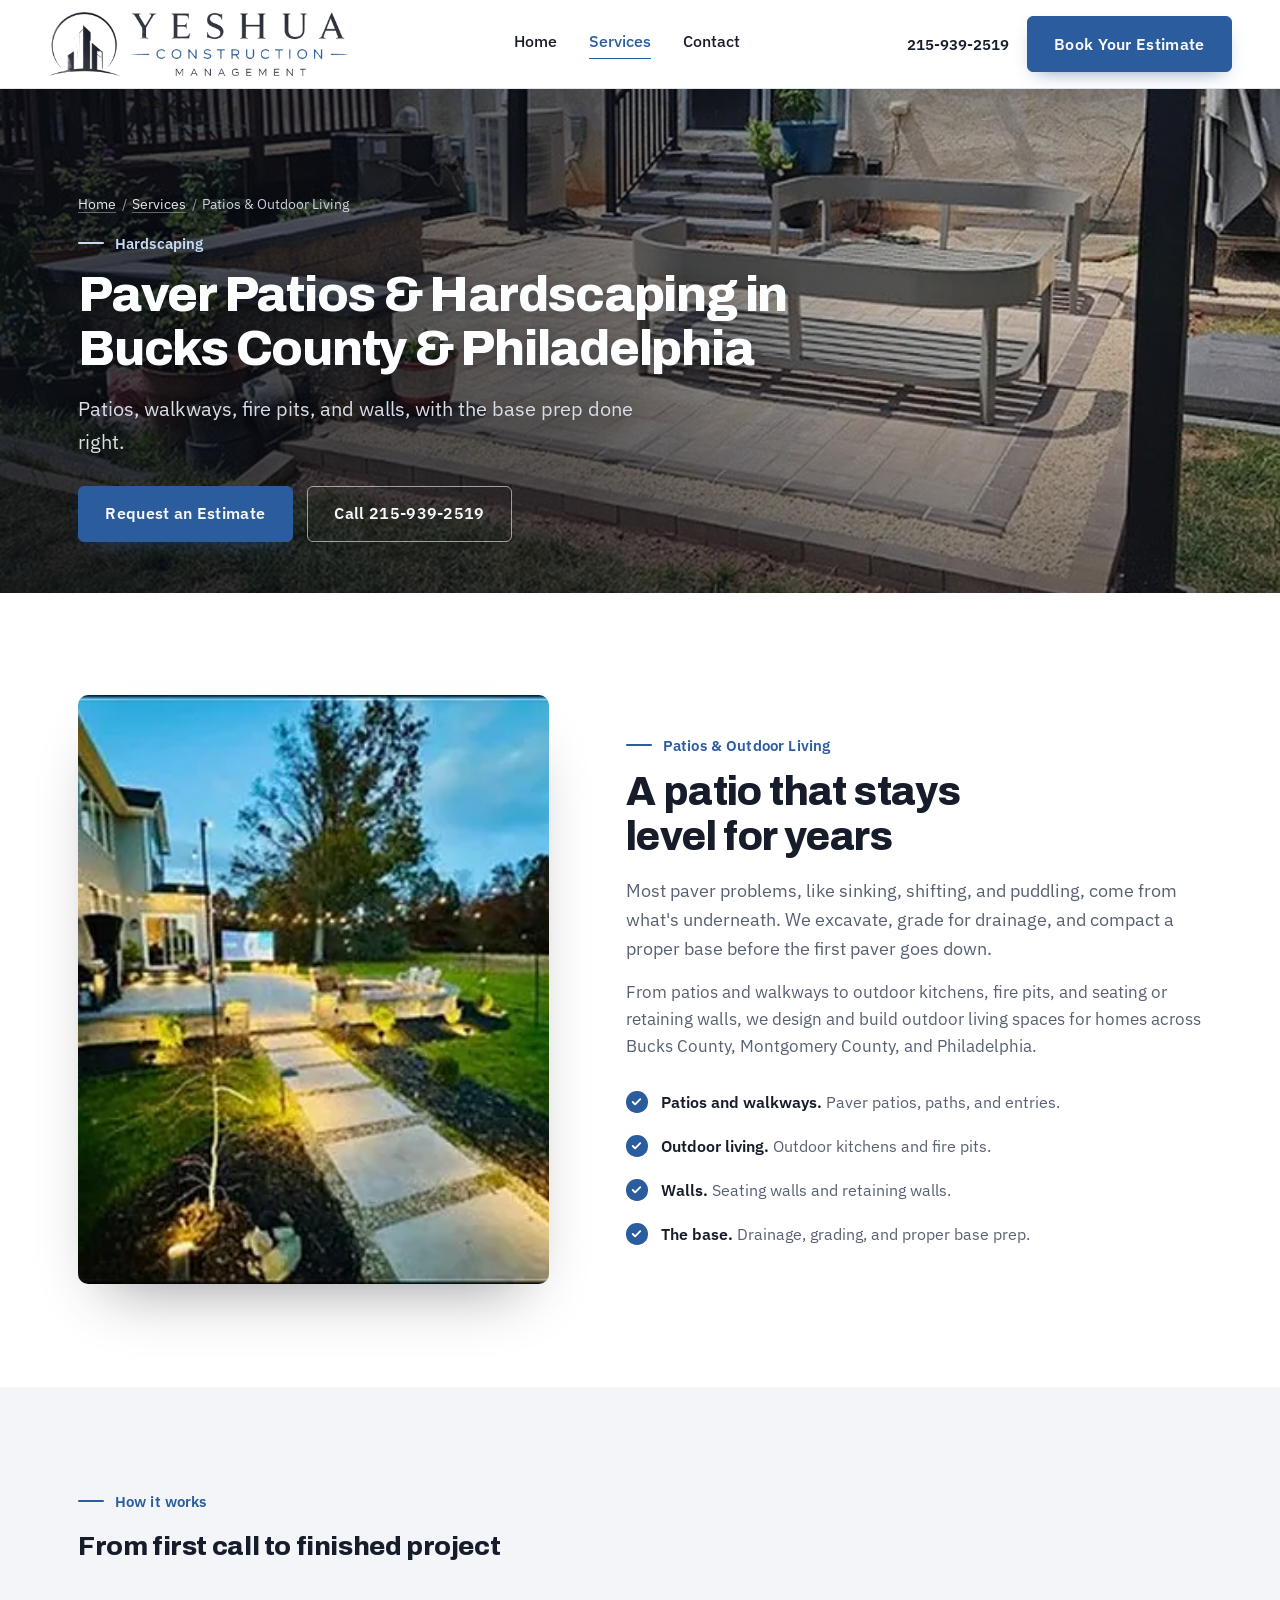
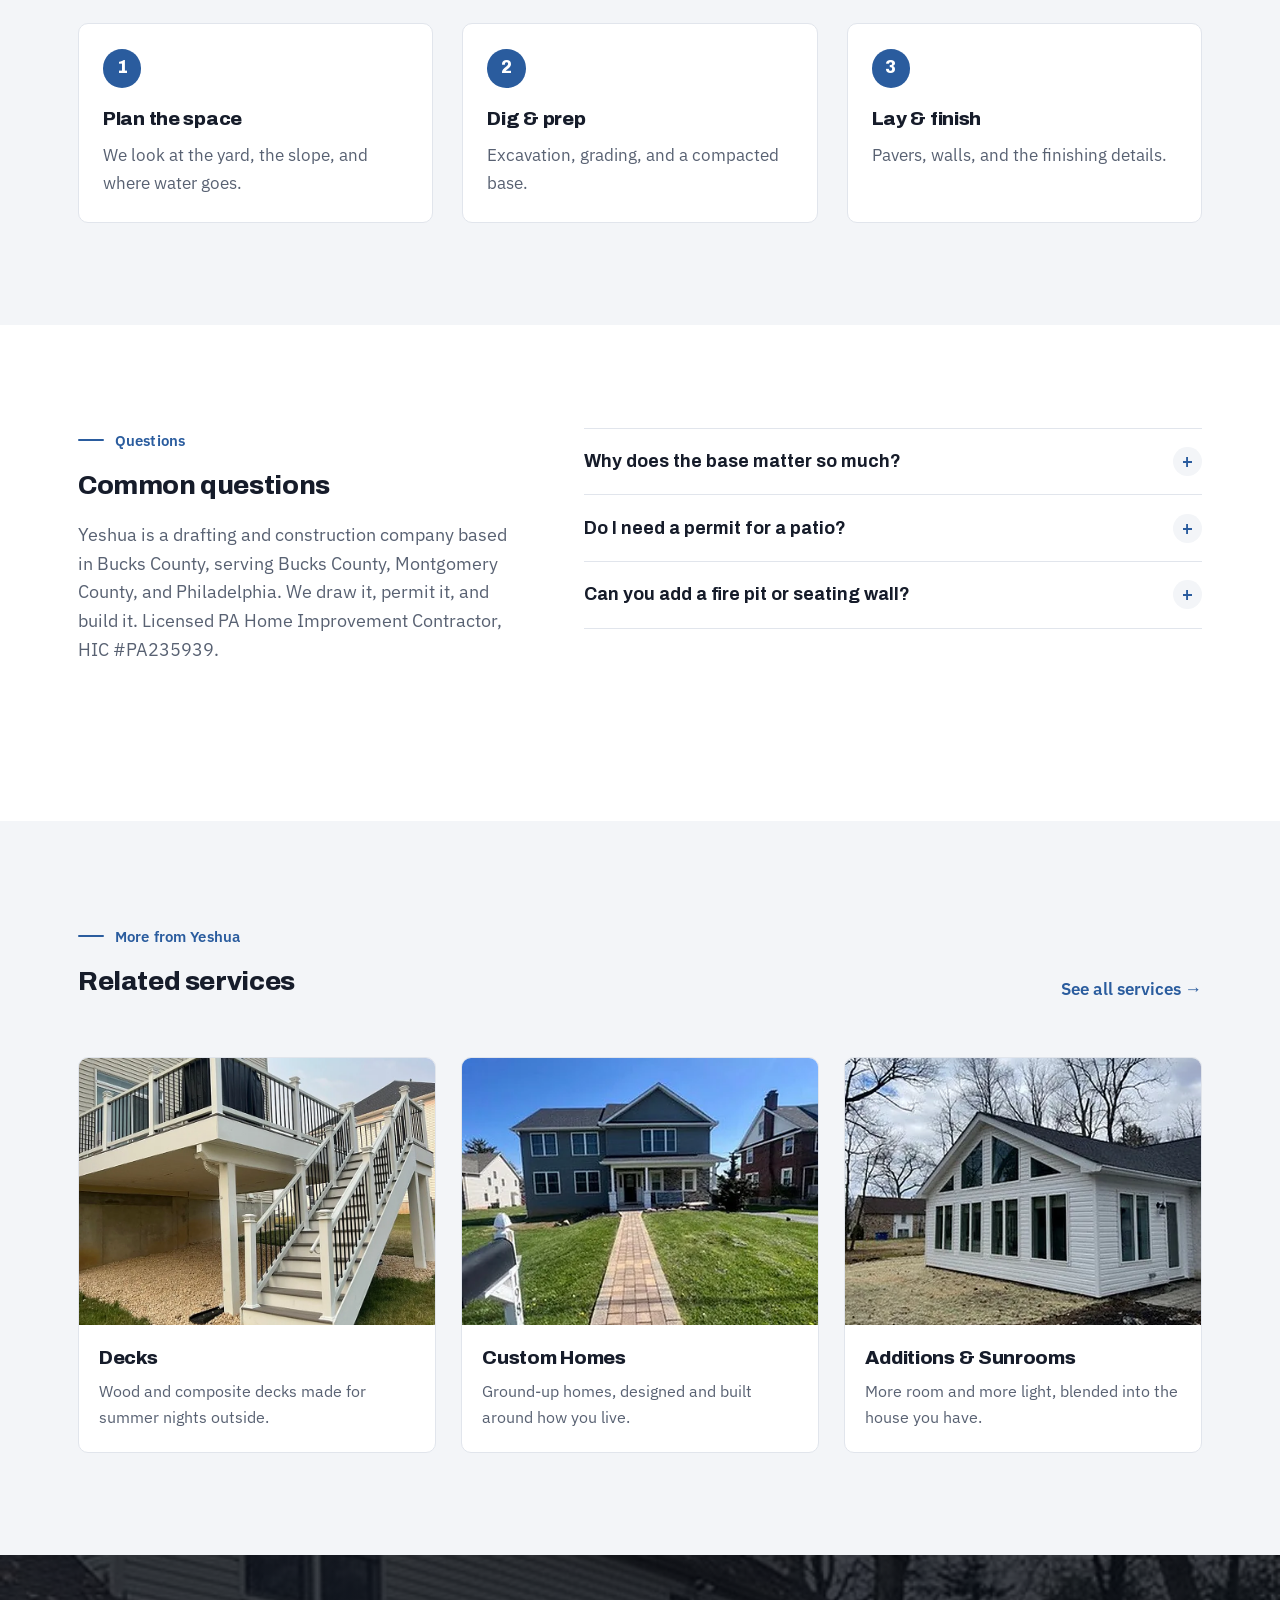
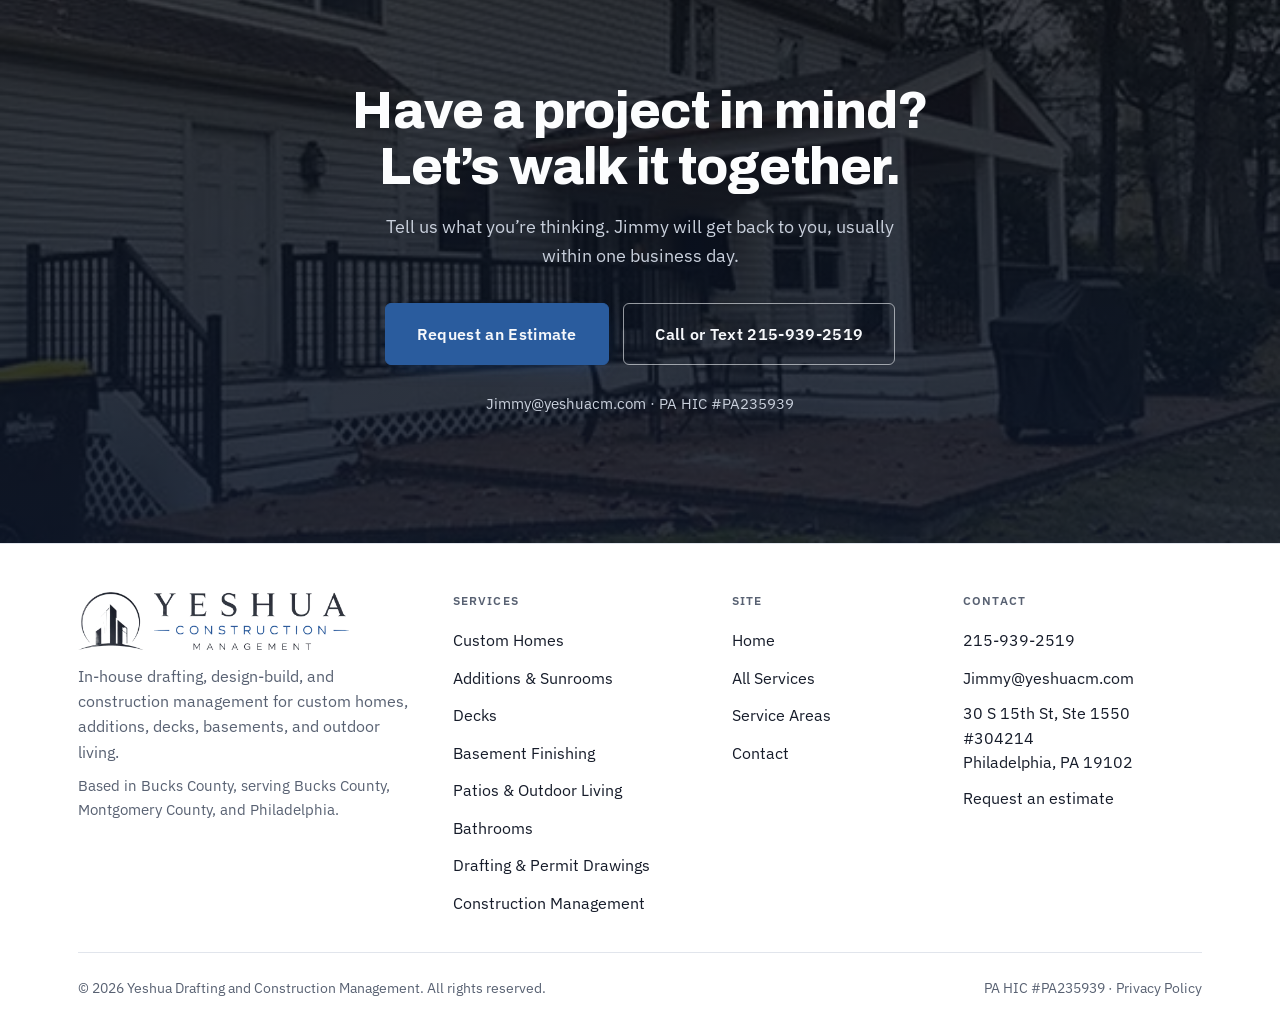
<file: paver-patios.html>
<!DOCTYPE html>
<html lang="en">
<head>
<meta charset="UTF-8" />
<meta name="viewport" content="width=device-width, initial-scale=1" />
<title>Paver Patios &amp; Hardscaping | Bucks County &amp; Philadelphia</title>
<meta name="description" content="Paver patios, walkways, fire pits, and retaining walls in Bucks County, Montgomery County, and Philadelphia, built on a properly graded, compacted base." />
<link rel="canonical" href="https://www.yeshuadraftingandconstruction.com/paver-patios.html" />
<meta name="theme-color" content="#1A2336" />
<link rel="icon" type="image/png" href="images/favicon.png" />
<link rel="apple-touch-icon" href="images/apple-touch-icon.png" />
<link rel="preload" href="fonts/archivo.woff2" as="font" type="font/woff2" crossorigin />
<link rel="preload" href="fonts/ibm-plex-sans.woff2" as="font" type="font/woff2" crossorigin />
<meta property="og:type" content="website" />
<meta property="og:locale" content="en_US" />
<meta property="og:site_name" content="Yeshua Drafting and Construction Management" />
<meta property="og:title" content="Paver Patios &amp; Hardscaping | Bucks County &amp; Philadelphia" />
<meta property="og:description" content="Paver patios, walkways, fire pits, and retaining walls in Bucks County, Montgomery County, and Philadelphia, built on a properly graded, compacted base." />
<meta property="og:url" content="https://www.yeshuadraftingandconstruction.com/paver-patios.html" />
<meta property="og:image" content="https://www.yeshuadraftingandconstruction.com/images/og-image.jpg" />
<meta property="og:image:width" content="1200" />
<meta property="og:image:height" content="630" />
<meta property="og:image:alt" content="Home built by Yeshua Drafting and Construction Management" />
<meta name="twitter:card" content="summary_large_image" />
<link rel="stylesheet" href="css/styles.css?v=11" />
<script type="application/ld+json">
{
 "@context": "https://schema.org",
 "@type": "Service",
 "name": "Paver Patios & Outdoor Living",
 "serviceType": "Paver Patios & Outdoor Living",
 "url": "https://www.yeshuadraftingandconstruction.com/paver-patios.html",
 "description": "Paver patios, walkways, fire pits, and retaining walls in Bucks County, Montgomery County, and Philadelphia, built on a properly graded, compacted base.",
 "provider": {
  "@type": "GeneralContractor",
  "@id": "https://www.yeshuadraftingandconstruction.com/#business",
  "name": "Yeshua Drafting and Construction Management",
  "telephone": "+1-215-939-2519",
  "url": "https://www.yeshuadraftingandconstruction.com/"
 },
 "areaServed": [
  {
   "@type": "AdministrativeArea",
   "name": "Bucks County, PA"
  },
  {
   "@type": "AdministrativeArea",
   "name": "Montgomery County, PA"
  },
  {
   "@type": "City",
   "name": "Philadelphia",
   "sameAs": "https://en.wikipedia.org/wiki/Philadelphia"
  }
 ]
}
</script>
<script type="application/ld+json">
{
 "@context": "https://schema.org",
 "@type": "BreadcrumbList",
 "itemListElement": [
  {
   "@type": "ListItem",
   "position": 1,
   "name": "Home",
   "item": "https://www.yeshuadraftingandconstruction.com/"
  },
  {
   "@type": "ListItem",
   "position": 2,
   "name": "Services",
   "item": "https://www.yeshuadraftingandconstruction.com/services.html"
  },
  {
   "@type": "ListItem",
   "position": 3,
   "name": "Patios & Outdoor Living",
   "item": "https://www.yeshuadraftingandconstruction.com/paver-patios.html"
  }
 ]
}
</script>
</head>
<body>

<a class="skip-link" href="#top">Skip to content</a>

<header class="site-nav" id="siteNav">
  <a href="index.html" class="brand">
    <img class="brand-logo brand-logo-dark" src="images/logo-dark.webp" width="300" height="64" alt="Yeshua Drafting and Construction Management" />
    <img class="brand-logo brand-logo-light" src="images/logo-light.webp" width="300" height="64" alt="Yeshua Drafting and Construction Management" />
  </a>
  <nav class="nav-links" id="navLinks">
    <a href="index.html">Home</a>
    <a href="services.html" class="active">Services</a>
    <a href="contact.html">Contact</a>
    <a class="btn btn-primary nav-drawer-cta" href="contact.html#estimate">Book Your Estimate</a>
  </nav>
  <div class="nav-right">
    <a class="nav-phone" href="tel:+12159392519">215-939-2519</a>
    <a class="btn btn-primary" href="contact.html#estimate">Book Your Estimate</a>
    <button class="nav-toggle" id="navToggle" aria-label="Open menu" aria-controls="navLinks" aria-expanded="false">
      <span></span><span></span><span></span>
    </button>
  </div>
</header>

<main id="top">

  <section class="hero compact">
    <img class="hero-bg" src="images/svc-patios.webp" alt="Paver patio with landscape lighting at dusk" width="874" height="1168" fetchpriority="high" />
    <div class="hero-scrim"></div>
    <div class="hero-inner">
      <div class="container">
        <nav class="crumbs" aria-label="Breadcrumb">
          <ol>
            <li><a href="index.html">Home</a></li>
            <li><a href="services.html">Services</a></li>
            <li aria-current="page">Patios &amp; Outdoor Living</li>
          </ol>
        </nav>
        <span class="eyebrow">Hardscaping</span>
        <h1>Paver Patios &amp; Hardscaping in Bucks County &amp; Philadelphia</h1>
        <p class="hero-lead">Patios, walkways, fire pits, and walls, with the base prep done right.</p>
        <div class="hero-actions">
          <a class="btn btn-primary" href="contact.html#estimate">Request an Estimate</a>
          <a class="btn btn-ghost on-dark" href="tel:+12159392519">Call 215-939-2519</a>
        </div>
      </div>
    </div>
  </section>

  <section class="section-pad intro">
    <div class="container intro-grid">
      <figure class="intro-media reveal">
        <img src="images/gal-duskpatio.webp" alt="Paver walkway with landscape lighting at dusk" width="437" height="329" loading="lazy" />
      </figure>
      <div class="intro-text reveal">
        <span class="eyebrow">Patios &amp; Outdoor Living</span>
        <h2>A patio that stays level for years</h2>
        <p class="intro-lead">Most paver problems, like sinking, shifting, and puddling, come from what's underneath. We excavate, grade for drainage, and compact a proper base before the first paver goes down.</p>
        <p class="body-copy">From patios and walkways to outdoor kitchens, fire pits, and seating or retaining walls, we design and build outdoor living spaces for homes across Bucks County, Montgomery County, and Philadelphia.</p>
        <ul class="check-list">
          <li><strong>Patios and walkways.</strong> Paver patios, paths, and entries.</li>
          <li><strong>Outdoor living.</strong> Outdoor kitchens and fire pits.</li>
          <li><strong>Walls.</strong> Seating walls and retaining walls.</li>
          <li><strong>The base.</strong> Drainage, grading, and proper base prep.</li>
        </ul>
      </div>
    </div>
  </section>

  <section class="section-pad steps-band" style="background:var(--sand);">
    <div class="container">
      <div class="section-head reveal">
        <span class="eyebrow">How it works</span>
        <h2>From first call to finished project</h2>
      </div>
      <ol class="steps reveal-stagger">
        <li class="reveal" style="--i:0"><span class="step-num">1</span><h3>Plan the space</h3><p>We look at the yard, the slope, and where water goes.</p></li>
        <li class="reveal" style="--i:1"><span class="step-num">2</span><h3>Dig &amp; prep</h3><p>Excavation, grading, and a compacted base.</p></li>
        <li class="reveal" style="--i:2"><span class="step-num">3</span><h3>Lay &amp; finish</h3><p>Pavers, walls, and the finishing details.</p></li>
      </ol>
    </div>
  </section>

  <section class="section-pad">
    <div class="container faq-wrap">
      <div class="section-head reveal">
        <span class="eyebrow">Questions</span>
        <h2>Common questions</h2>
        <p>Yeshua is a drafting and construction company based in Bucks County, serving Bucks County, Montgomery County, and Philadelphia. We draw it, permit it, and build it. Licensed PA Home Improvement Contractor, HIC #PA235939.</p>
      </div>
      <div class="faq-list reveal">
        <details class="faq-item">
          <summary>Why does the base matter so much?</summary>
          <p>Pavers are only as flat as what's under them. A properly excavated, graded, and compacted base is what keeps a patio from sinking or holding water.</p>
        </details>
        <details class="faq-item">
          <summary>Do I need a permit for a patio?</summary>
          <p>Often not for a simple ground-level patio, but retaining walls, outdoor kitchens with gas or electric, and work that changes drainage can need approval. We'll check what your municipality requires.</p>
        </details>
        <details class="faq-item">
          <summary>Can you add a fire pit or seating wall?</summary>
          <p>Yes. Fire pits, seating walls, and outdoor kitchens can be planned into the same project.</p>
        </details>
      </div>
    </div>
  </section>

  <section class="section-pad" style="background:var(--sand);">
    <div class="container">
      <div class="section-head split-head reveal">
        <div>
          <span class="eyebrow">More from Yeshua</span>
          <h2>Related services</h2>
        </div>
        <a class="text-link" href="services.html">See all services <span aria-hidden="true">&rarr;</span></a>
      </div>
      <div class="svc-cards reveal-stagger">
        <a class="svc-card reveal" style="--i:0" href="decks.html">
          <div class="svc-card-media"><img src="images/svc-decks.webp" alt="Elevated multi-level deck with staircase" width="874" height="1167" loading="lazy" /></div>
          <div class="svc-card-body"><h3>Decks</h3><p>Wood and composite decks made for summer nights outside.</p></div>
        </a>
        <a class="svc-card reveal" style="--i:1" href="custom-homes.html">
          <div class="svc-card-media"><img src="images/svc-customhome.webp" alt="New two-story custom home with paver walkway" width="437" height="469" loading="lazy" /></div>
          <div class="svc-card-body"><h3>Custom Homes</h3><p>Ground-up homes, designed and built around how you live.</p></div>
        </a>
        <a class="svc-card reveal" style="--i:2" href="home-additions.html">
          <div class="svc-card-media"><img src="images/gal-sunroom.webp" alt="White gable-roofed sunroom addition" width="437" height="585" loading="lazy" /></div>
          <div class="svc-card-body"><h3>Additions &amp; Sunrooms</h3><p>More room and more light, blended into the house you have.</p></div>
        </a>
      </div>
    </div>
  </section>

  <section class="cta-band" id="contact">
    <img class="cta-bg" src="images/gal-falldeck.webp" alt="" width="583" height="780" loading="lazy" />
    <div class="cta-scrim"></div>
    <div class="container cta-inner reveal">
      <h2>Have a project in mind?<br />Let&rsquo;s walk it together.</h2>
      <p>Tell us what you&rsquo;re thinking. Jimmy will get back to you, usually within one business day.</p>
      <div class="hero-actions" style="justify-content:center;">
        <a class="btn btn-primary btn-lg" href="contact.html#estimate">Request an Estimate</a>
        <a class="btn btn-ghost on-dark btn-lg" href="tel:+12159392519">Call or Text 215-939-2519</a>
      </div>
      <p class="cta-small"><a href="mailto:Jimmy@yeshuacm.com">Jimmy@yeshuacm.com</a> &middot; PA HIC #PA235939</p>
    </div>
  </section>

</main>

<footer class="site-footer">
  <div class="container">
    <div class="footer-top">
      <div class="footer-brand">
        <a href="index.html" aria-label="Yeshua Drafting and Construction Management home">
          <img class="footer-logo brand-logo-dark" src="images/logo-dark.webp" alt="Yeshua Drafting and Construction Management" width="272" height="58" loading="lazy" />
          <img class="footer-logo brand-logo-light" src="images/logo-light.webp" alt="Yeshua Drafting and Construction Management" width="272" height="58" loading="lazy" />
        </a>
        <p class="footer-tag">In-house drafting, design-build, and construction management for custom homes, additions, decks, basements, and outdoor living.</p>
        <p class="footer-tag footer-area">Based in Bucks County, serving Bucks County, Montgomery County, and Philadelphia.</p>
      </div>
      <div class="footer-col">
        <h4>Services</h4>
        <ul>
          <li><a href="custom-homes.html">Custom Homes</a></li>
          <li><a href="home-additions.html">Additions &amp; Sunrooms</a></li>
          <li><a href="decks.html">Decks</a></li>
          <li><a href="basement-finishing.html">Basement Finishing</a></li>
          <li><a href="paver-patios.html">Patios &amp; Outdoor Living</a></li>
          <li><a href="bathroom-remodeling.html">Bathrooms</a></li>
          <li><a href="drafting-permit-drawings.html">Drafting &amp; Permit Drawings</a></li>
          <li><a href="construction-management.html">Construction Management</a></li>
        </ul>
      </div>
      <div class="footer-col">
        <h4>Site</h4>
        <ul>
          <li><a href="index.html">Home</a></li>
          <li><a href="services.html">All Services</a></li>
          <li><a href="service-areas.html">Service Areas</a></li>
          <li><a href="contact.html">Contact</a></li>
        </ul>
      </div>
      <div class="footer-col">
        <h4>Contact</h4>
        <ul>
          <li><a href="tel:+12159392519">215-939-2519</a></li>
          <li><a href="mailto:Jimmy@yeshuacm.com">Jimmy@yeshuacm.com</a></li>
          <li style="font-size:1.02rem;line-height:1.5;">30 S 15th St, Ste 1550 #304214<br />Philadelphia, PA 19102</li>
          <li><a href="contact.html#estimate">Request an estimate</a></li>
        </ul>
      </div>
    </div>
    <div class="footer-bottom">
      <span>&copy; <span id="year"></span> Yeshua Drafting and Construction Management. All rights reserved.</span>
      <span>PA HIC #PA235939 &middot; <a href="privacy.html">Privacy Policy</a></span>
    </div>
  </div>
</footer>

<script src="js/site.js?v=2" defer></script>
</body>
</html>
</file>
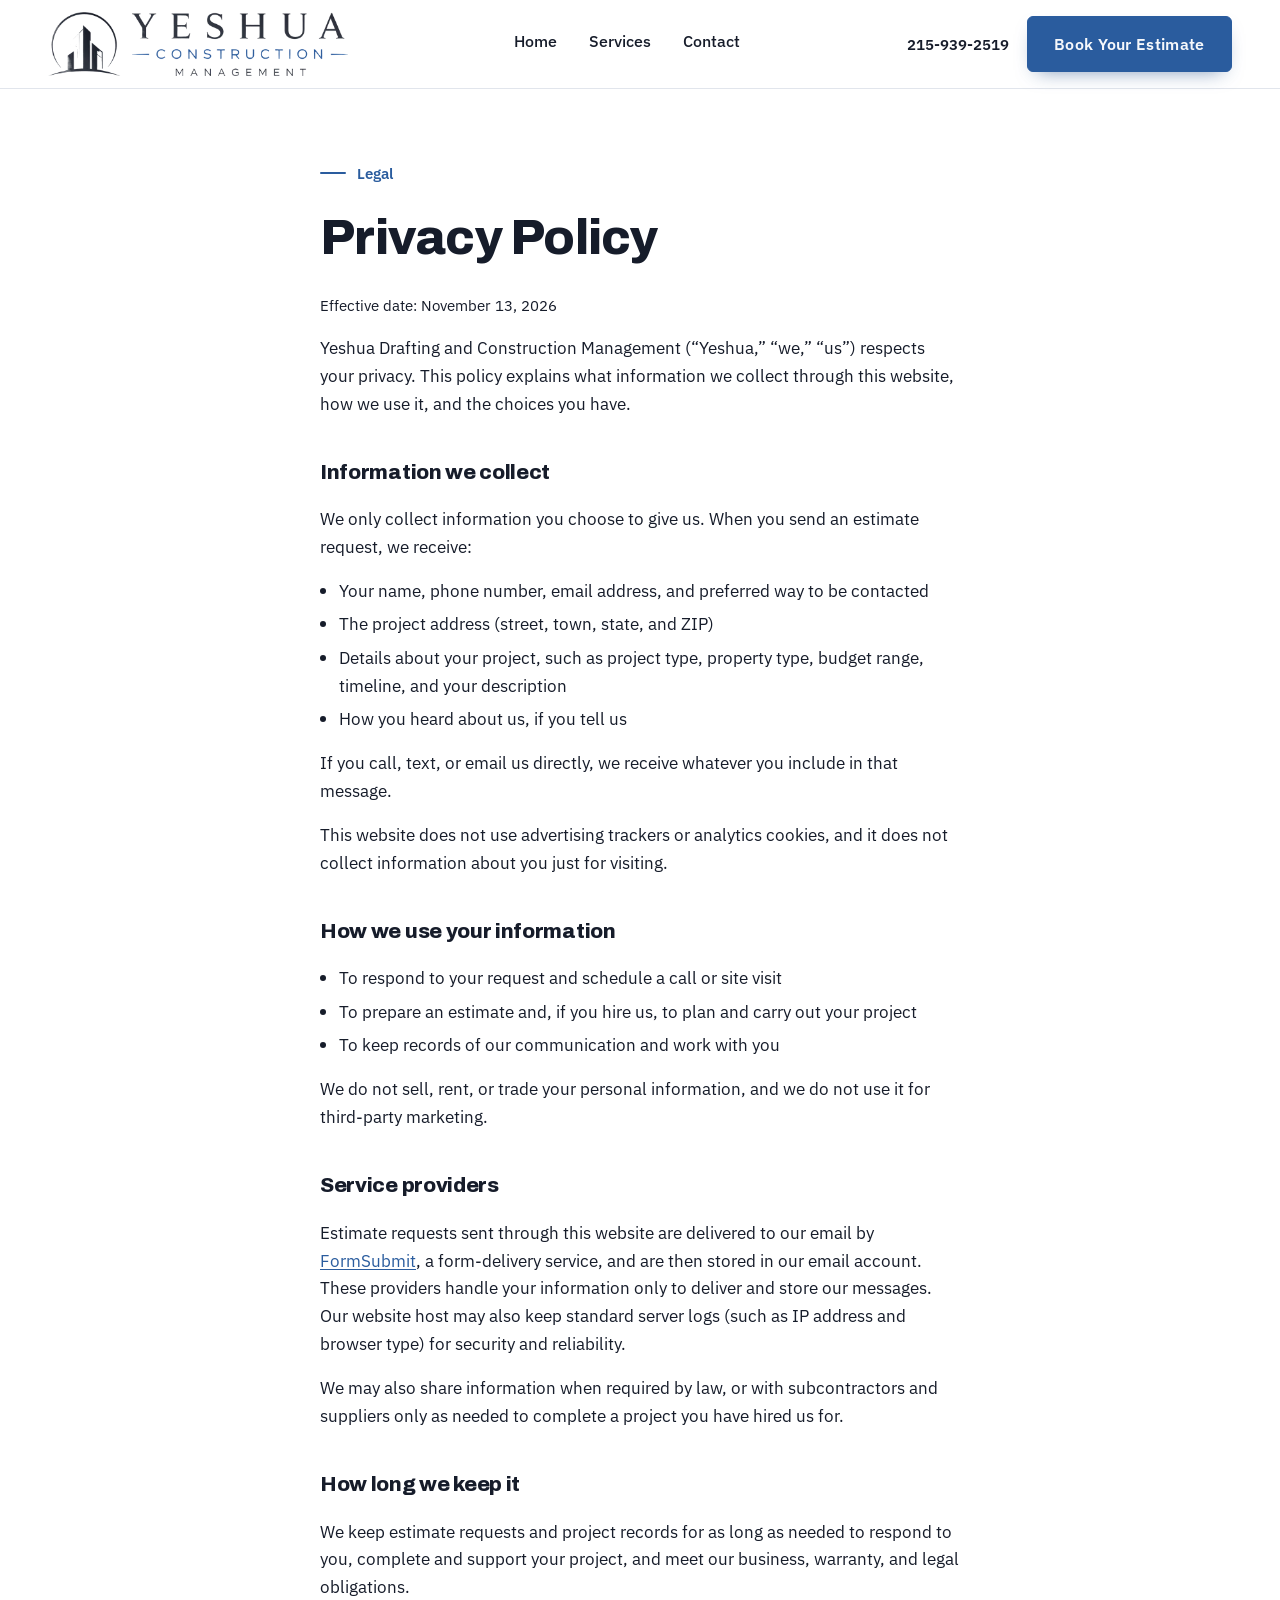
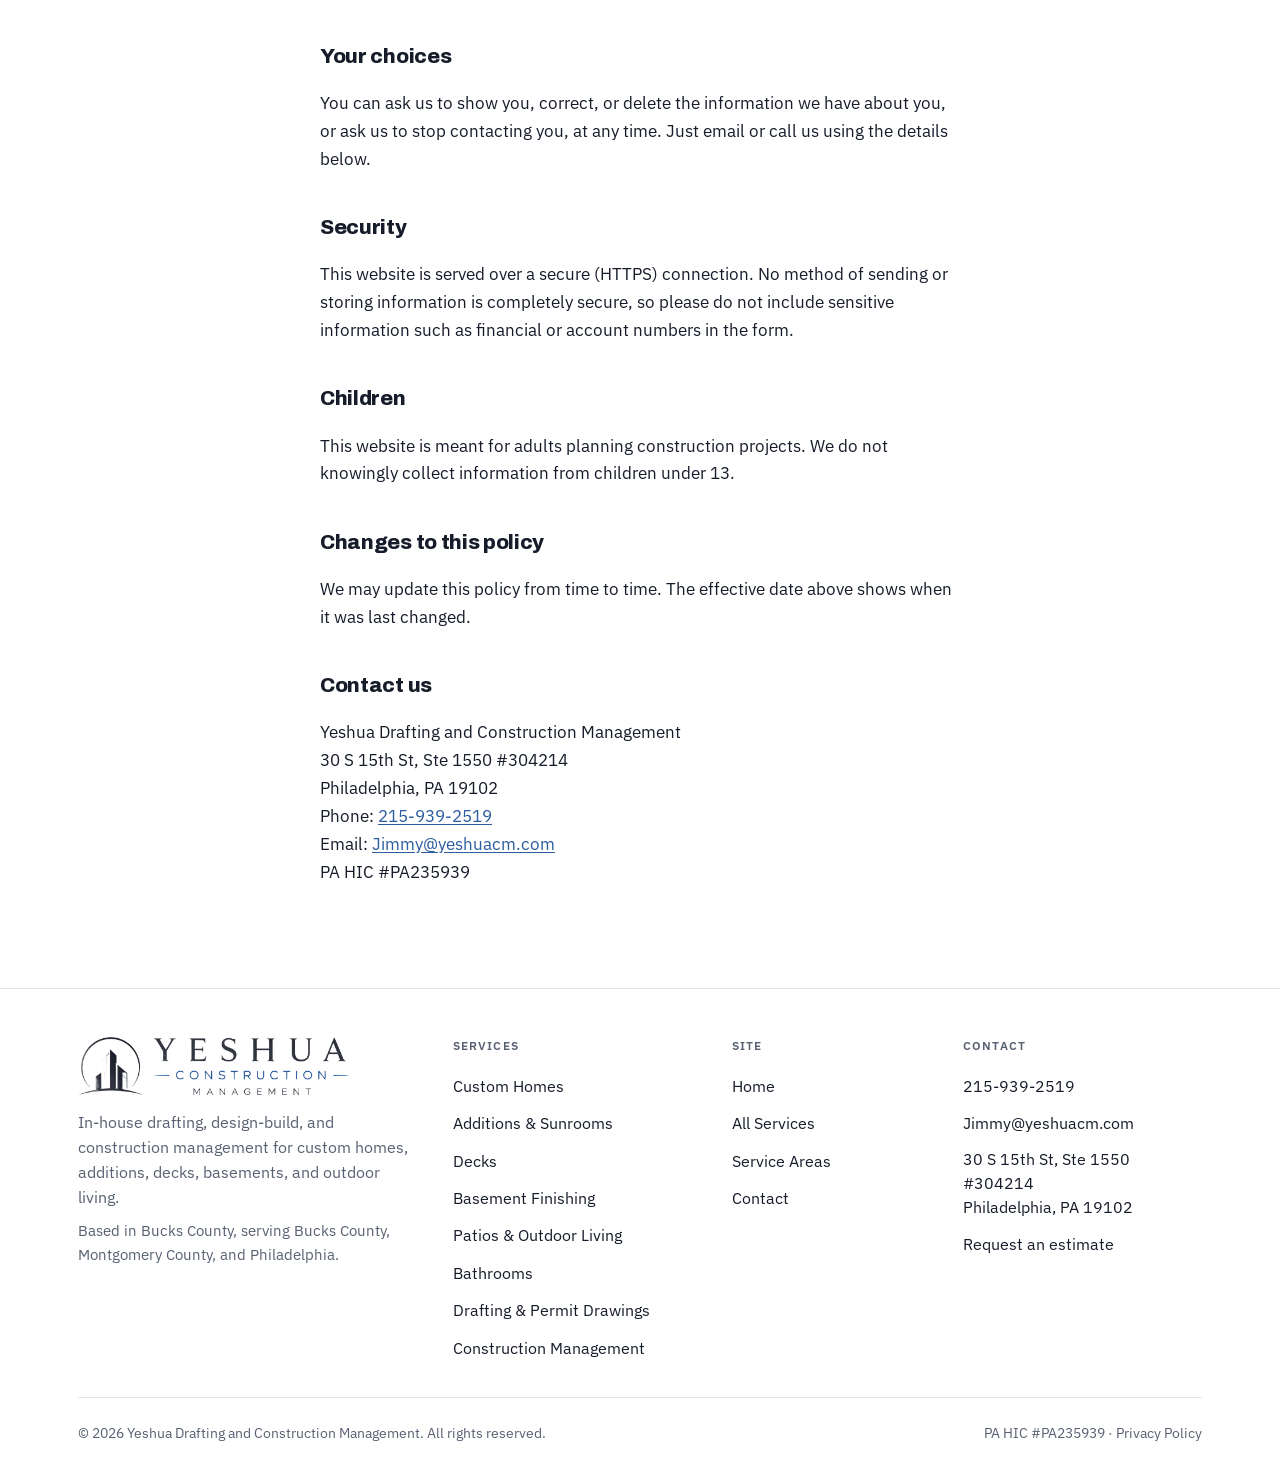
<file: privacy.html>
<!DOCTYPE html>
<html lang="en">
<head>
<meta charset="UTF-8" />
<meta name="viewport" content="width=device-width, initial-scale=1" />
<title>Privacy Policy | Yeshua Drafting and Construction Management</title>
<meta name="description" content="How Yeshua Drafting and Construction Management collects, uses, and protects information you send through this website." />
<link rel="canonical" href="https://www.yeshuadraftingandconstruction.com/privacy.html" />
<meta name="theme-color" content="#1A2336" />
<link rel="icon" type="image/png" href="images/favicon.png" />
<link rel="apple-touch-icon" href="images/apple-touch-icon.png" />
<link rel="preload" href="fonts/archivo.woff2" as="font" type="font/woff2" crossorigin />
<link rel="preload" href="fonts/ibm-plex-sans.woff2" as="font" type="font/woff2" crossorigin />
<meta property="og:type" content="website" />
<meta property="og:locale" content="en_US" />
<meta property="og:site_name" content="Yeshua Drafting and Construction Management" />
<meta property="og:title" content="Privacy Policy | Yeshua Drafting and Construction Management" />
<meta property="og:description" content="How Yeshua Drafting and Construction Management collects, uses, and protects information you send through this website." />
<meta property="og:url" content="https://www.yeshuadraftingandconstruction.com/privacy.html" />
<meta property="og:image" content="https://www.yeshuadraftingandconstruction.com/images/og-image.jpg" />
<meta property="og:image:width" content="1200" />
<meta property="og:image:height" content="630" />
<meta property="og:image:alt" content="Home built by Yeshua Drafting and Construction Management" />
<meta name="twitter:card" content="summary_large_image" />
<link rel="stylesheet" href="css/styles.css?v=11" />
</head>
<body>

<a class="skip-link" href="#top">Skip to content</a>

<header class="site-nav" id="siteNav">
  <a href="index.html" class="brand">
    <img class="brand-logo brand-logo-dark" src="images/logo-dark.webp" width="300" height="64" alt="Yeshua Drafting and Construction Management" />
    <img class="brand-logo brand-logo-light" src="images/logo-light.webp" width="300" height="64" alt="Yeshua Drafting and Construction Management" />
  </a>
  <nav class="nav-links" id="navLinks">
    <a href="index.html">Home</a>
    <a href="services.html">Services</a>
    <a href="contact.html">Contact</a>
    <a class="btn btn-primary nav-drawer-cta" href="contact.html#estimate">Book Your Estimate</a>
  </nav>
  <div class="nav-right">
    <a class="nav-phone" href="tel:+12159392519">215-939-2519</a>
    <a class="btn btn-primary" href="contact.html#estimate">Book Your Estimate</a>
    <button class="nav-toggle" id="navToggle" aria-label="Open menu" aria-controls="navLinks" aria-expanded="false">
      <span></span><span></span><span></span>
    </button>
  </div>
</header>

<main id="top">

  <section class="section-pad" style="padding-top:clamp(3rem,6vw,4.5rem);">
    <div class="container legal">
      <span class="eyebrow">Legal</span>
      <h1>Privacy Policy</h1>
      <p class="legal-date">Effective date: November 13, 2026</p>

      <p>Yeshua Drafting and Construction Management (&ldquo;Yeshua,&rdquo; &ldquo;we,&rdquo; &ldquo;us&rdquo;) respects your privacy. This policy explains what information we collect through this website, how we use it, and the choices you have.</p>

      <h2>Information we collect</h2>
      <p>We only collect information you choose to give us. When you send an estimate request, we receive:</p>
      <ul>
        <li>Your name, phone number, email address, and preferred way to be contacted</li>
        <li>The project address (street, town, state, and ZIP)</li>
        <li>Details about your project, such as project type, property type, budget range, timeline, and your description</li>
        <li>How you heard about us, if you tell us</li>
      </ul>
      <p>If you call, text, or email us directly, we receive whatever you include in that message.</p>
      <p>This website does not use advertising trackers or analytics cookies, and it does not collect information about you just for visiting.</p>

      <h2>How we use your information</h2>
      <ul>
        <li>To respond to your request and schedule a call or site visit</li>
        <li>To prepare an estimate and, if you hire us, to plan and carry out your project</li>
        <li>To keep records of our communication and work with you</li>
      </ul>
      <p>We do not sell, rent, or trade your personal information, and we do not use it for third-party marketing.</p>

      <h2>Service providers</h2>
      <p>Estimate requests sent through this website are delivered to our email by <a href="https://formsubmit.co" rel="noopener">FormSubmit</a>, a form-delivery service, and are then stored in our email account. These providers handle your information only to deliver and store our messages. Our website host may also keep standard server logs (such as IP address and browser type) for security and reliability.</p>
      <p>We may also share information when required by law, or with subcontractors and suppliers only as needed to complete a project you have hired us for.</p>

      <h2>How long we keep it</h2>
      <p>We keep estimate requests and project records for as long as needed to respond to you, complete and support your project, and meet our business, warranty, and legal obligations.</p>

      <h2>Your choices</h2>
      <p>You can ask us to show you, correct, or delete the information we have about you, or ask us to stop contacting you, at any time. Just email or call us using the details below.</p>

      <h2>Security</h2>
      <p>This website is served over a secure (HTTPS) connection. No method of sending or storing information is completely secure, so please do not include sensitive information such as financial or account numbers in the form.</p>

      <h2>Children</h2>
      <p>This website is meant for adults planning construction projects. We do not knowingly collect information from children under 13.</p>

      <h2>Changes to this policy</h2>
      <p>We may update this policy from time to time. The effective date above shows when it was last changed.</p>

      <h2>Contact us</h2>
      <p>Yeshua Drafting and Construction Management<br />
      30 S 15th St, Ste 1550 #304214<br />
      Philadelphia, PA 19102<br />
      Phone: <a href="tel:+12159392519">215-939-2519</a><br />
      Email: <a href="mailto:Jimmy@yeshuacm.com">Jimmy@yeshuacm.com</a><br />
      PA HIC #PA235939</p>
    </div>
  </section>

</main>

<footer class="site-footer">
  <div class="container">
    <div class="footer-top">
      <div class="footer-brand">
        <a href="index.html" aria-label="Yeshua Drafting and Construction Management home">
          <img class="footer-logo brand-logo-dark" src="images/logo-dark.webp" alt="Yeshua Drafting and Construction Management" width="272" height="58" loading="lazy" />
          <img class="footer-logo brand-logo-light" src="images/logo-light.webp" alt="Yeshua Drafting and Construction Management" width="272" height="58" loading="lazy" />
        </a>
        <p class="footer-tag">In-house drafting, design-build, and construction management for custom homes, additions, decks, basements, and outdoor living.</p>
        <p class="footer-tag footer-area">Based in Bucks County, serving Bucks County, Montgomery County, and Philadelphia.</p>
      </div>
      <div class="footer-col">
        <h4>Services</h4>
        <ul>
          <li><a href="custom-homes.html">Custom Homes</a></li>
          <li><a href="home-additions.html">Additions &amp; Sunrooms</a></li>
          <li><a href="decks.html">Decks</a></li>
          <li><a href="basement-finishing.html">Basement Finishing</a></li>
          <li><a href="paver-patios.html">Patios &amp; Outdoor Living</a></li>
          <li><a href="bathroom-remodeling.html">Bathrooms</a></li>
          <li><a href="drafting-permit-drawings.html">Drafting &amp; Permit Drawings</a></li>
          <li><a href="construction-management.html">Construction Management</a></li>
        </ul>
      </div>
      <div class="footer-col">
        <h4>Site</h4>
        <ul>
          <li><a href="index.html">Home</a></li>
          <li><a href="services.html">All Services</a></li>
          <li><a href="service-areas.html">Service Areas</a></li>
          <li><a href="contact.html">Contact</a></li>
        </ul>
      </div>
      <div class="footer-col">
        <h4>Contact</h4>
        <ul>
          <li><a href="tel:+12159392519">215-939-2519</a></li>
          <li><a href="mailto:Jimmy@yeshuacm.com">Jimmy@yeshuacm.com</a></li>
          <li style="font-size:1.02rem;line-height:1.5;">30 S 15th St, Ste 1550 #304214<br />Philadelphia, PA 19102</li>
          <li><a href="contact.html#estimate">Request an estimate</a></li>
        </ul>
      </div>
    </div>
    <div class="footer-bottom">
      <span>&copy; <span id="year"></span> Yeshua Drafting and Construction Management. All rights reserved.</span>
      <span>PA HIC #PA235939 &middot; <a href="privacy.html">Privacy Policy</a></span>
    </div>
  </div>
</footer>

<script src="js/site.js?v=2" defer></script>
</body>
</html>
</file>
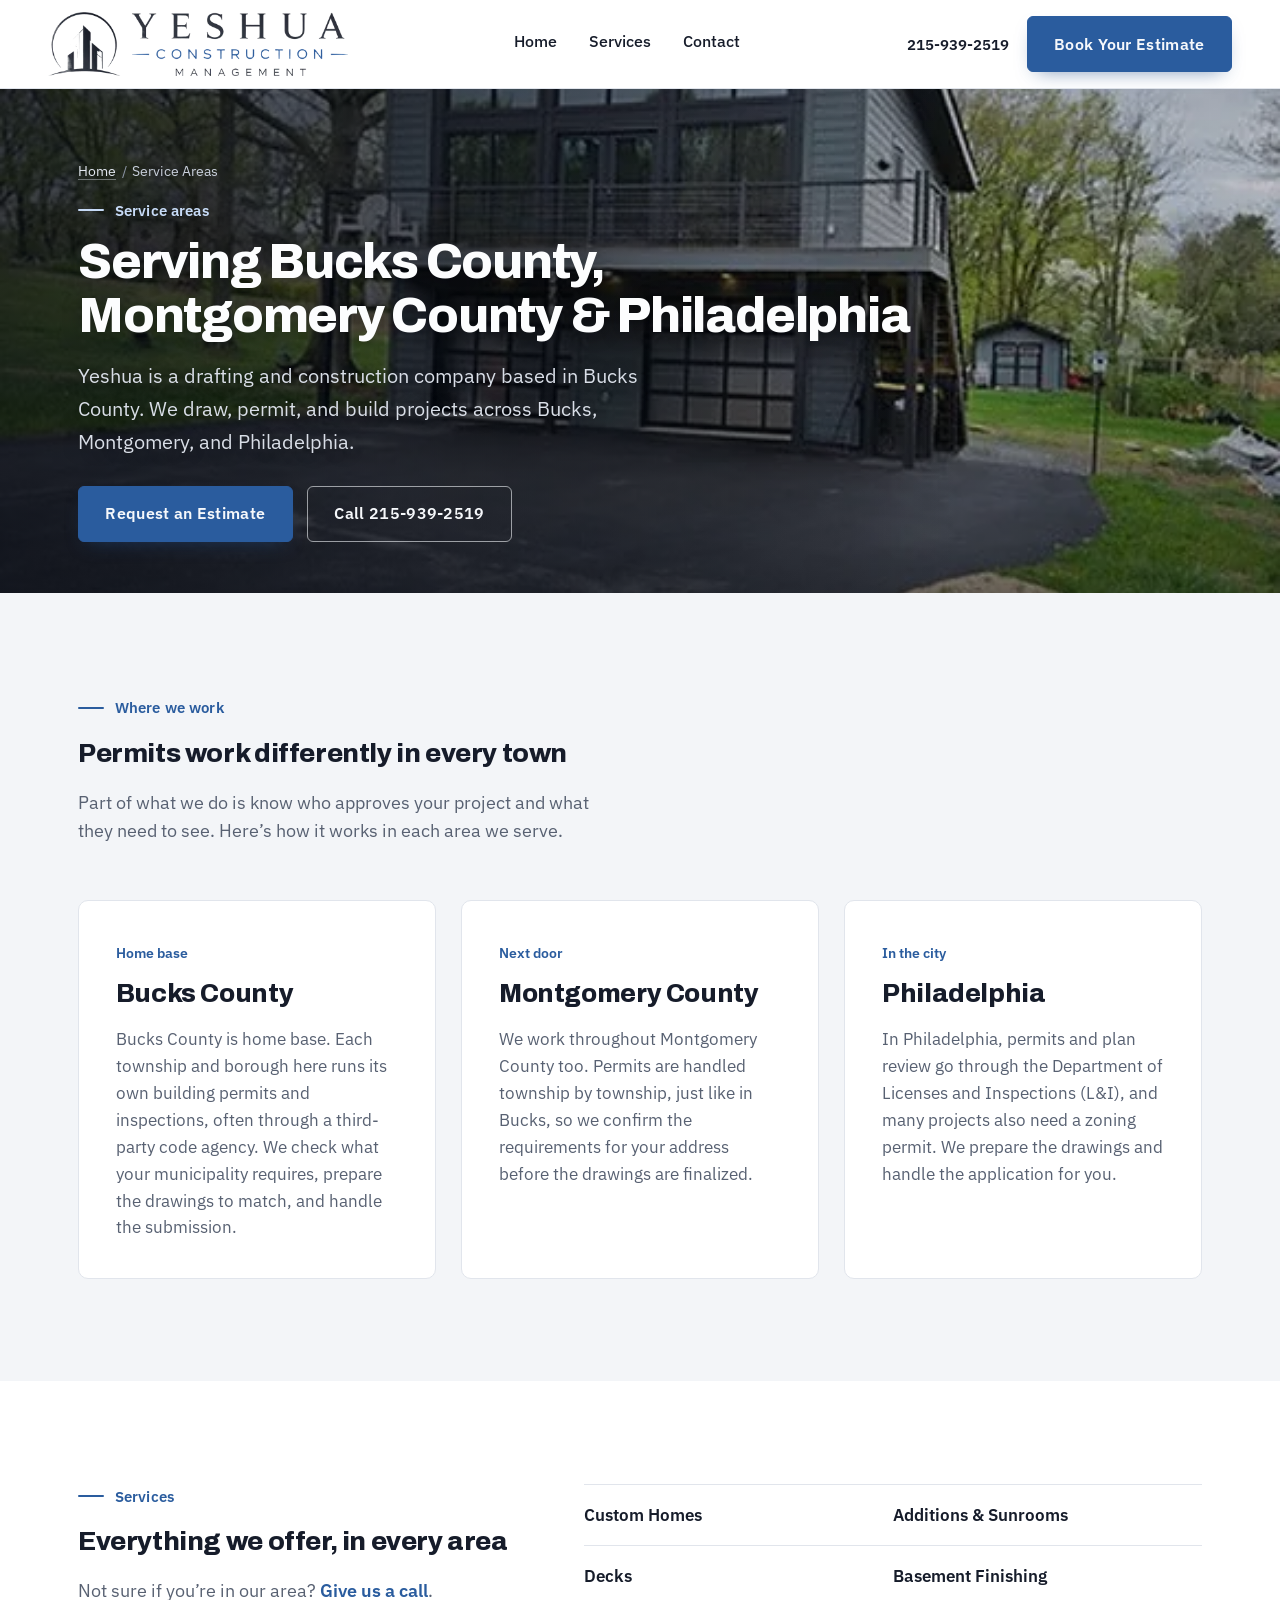
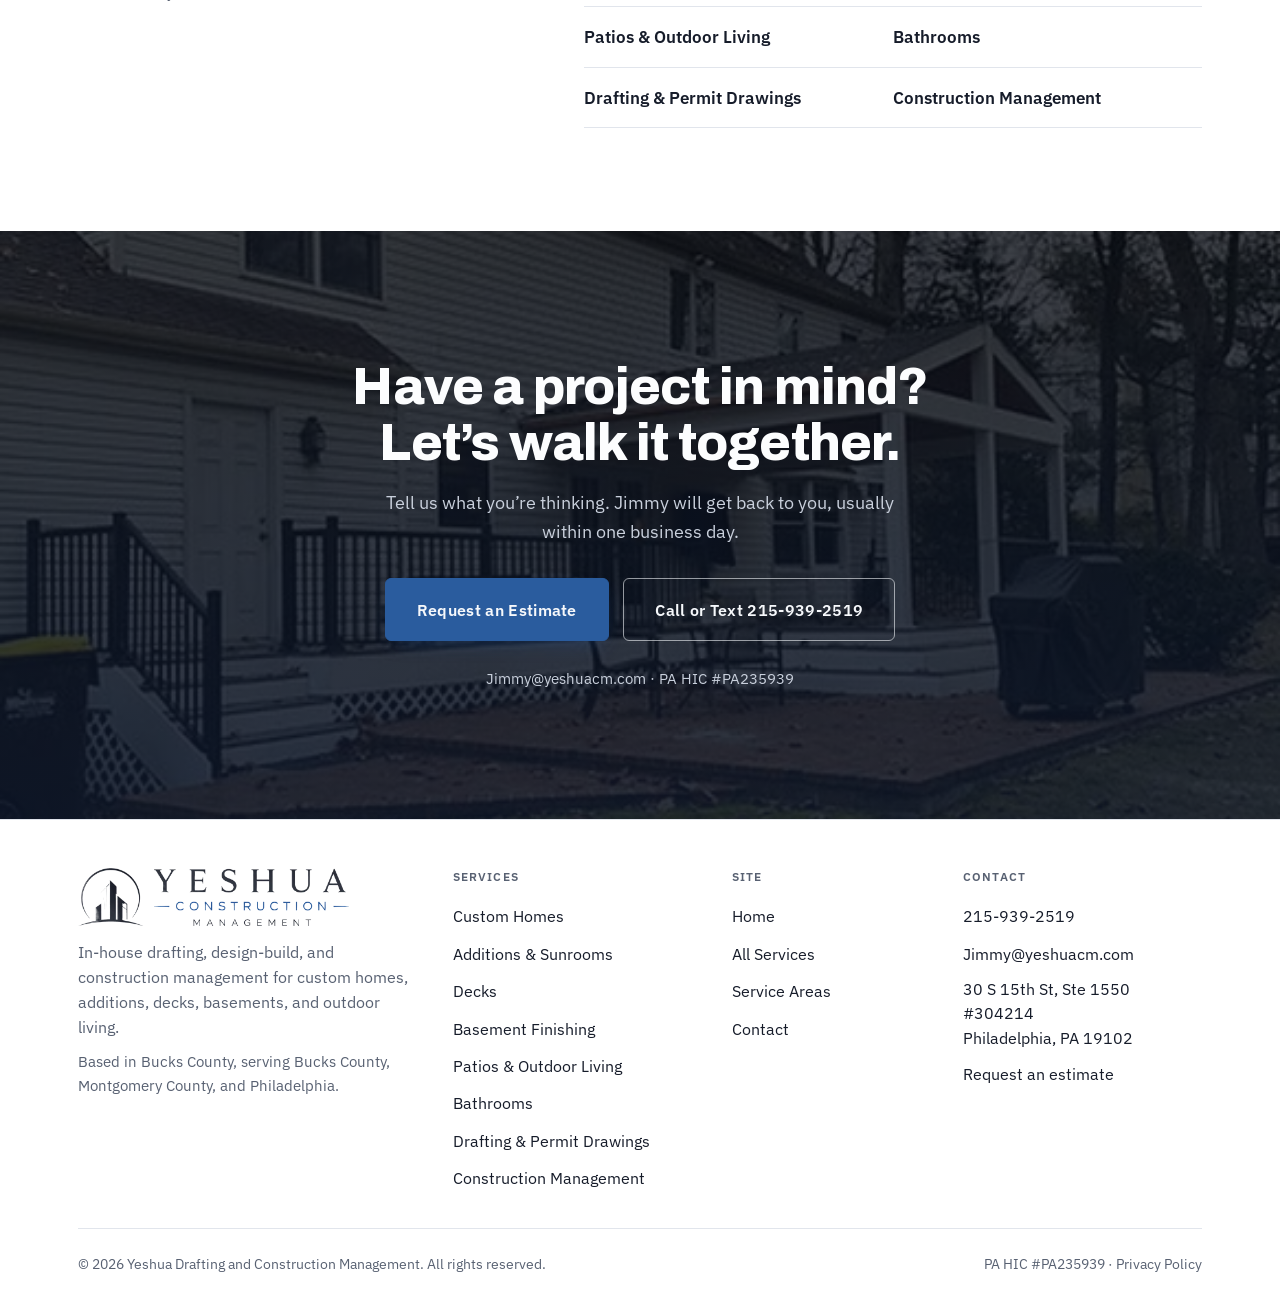
<file: service-areas.html>
<!DOCTYPE html>
<html lang="en">
<head>
<meta charset="UTF-8" />
<meta name="viewport" content="width=device-width, initial-scale=1" />
<title>Service Areas: Bucks, Montgomery &amp; Philadelphia | Yeshua</title>
<meta name="description" content="Yeshua Drafting and Construction Management is based in Bucks County and serves Bucks County, Montgomery County, and Philadelphia, with permits handled." />
<link rel="canonical" href="https://www.yeshuadraftingandconstruction.com/service-areas.html" />
<meta name="theme-color" content="#1A2336" />
<link rel="icon" type="image/png" href="images/favicon.png" />
<link rel="apple-touch-icon" href="images/apple-touch-icon.png" />
<link rel="preload" href="fonts/archivo.woff2" as="font" type="font/woff2" crossorigin />
<link rel="preload" href="fonts/ibm-plex-sans.woff2" as="font" type="font/woff2" crossorigin />
<meta property="og:type" content="website" />
<meta property="og:locale" content="en_US" />
<meta property="og:site_name" content="Yeshua Drafting and Construction Management" />
<meta property="og:title" content="Service Areas | Yeshua Drafting and Construction Management" />
<meta property="og:description" content="Yeshua Drafting and Construction Management is based in Bucks County and serves Bucks County, Montgomery County, and Philadelphia, with permits handled." />
<meta property="og:url" content="https://www.yeshuadraftingandconstruction.com/service-areas.html" />
<meta property="og:image" content="https://www.yeshuadraftingandconstruction.com/images/og-image.jpg" />
<meta property="og:image:width" content="1200" />
<meta property="og:image:height" content="630" />
<meta property="og:image:alt" content="Home built by Yeshua Drafting and Construction Management" />
<meta name="twitter:card" content="summary_large_image" />
<link rel="stylesheet" href="css/styles.css?v=11" />
<script type="application/ld+json">
{
 "@context": "https://schema.org",
 "@type": "BreadcrumbList",
 "itemListElement": [
  {
   "@type": "ListItem",
   "position": 1,
   "name": "Home",
   "item": "https://www.yeshuadraftingandconstruction.com/"
  },
  {
   "@type": "ListItem",
   "position": 2,
   "name": "Service Areas",
   "item": "https://www.yeshuadraftingandconstruction.com/service-areas.html"
  }
 ]
}
</script>
</head>
<body>

<a class="skip-link" href="#top">Skip to content</a>

<header class="site-nav" id="siteNav">
  <a href="index.html" class="brand">
    <img class="brand-logo brand-logo-dark" src="images/logo-dark.webp" width="300" height="64" alt="Yeshua Drafting and Construction Management" />
    <img class="brand-logo brand-logo-light" src="images/logo-light.webp" width="300" height="64" alt="Yeshua Drafting and Construction Management" />
  </a>
  <nav class="nav-links" id="navLinks">
    <a href="index.html">Home</a>
    <a href="services.html">Services</a>
    <a href="contact.html">Contact</a>
    <a class="btn btn-primary nav-drawer-cta" href="contact.html#estimate">Book Your Estimate</a>
  </nav>
  <div class="nav-right">
    <a class="nav-phone" href="tel:+12159392519">215-939-2519</a>
    <a class="btn btn-primary" href="contact.html#estimate">Book Your Estimate</a>
    <button class="nav-toggle" id="navToggle" aria-label="Open menu" aria-controls="navLinks" aria-expanded="false">
      <span></span><span></span><span></span>
    </button>
  </div>
</header>

<main id="top">

  <section class="hero compact">
    <img class="hero-bg" src="images/gal-garage.webp" alt="Detached garage with a bonus suite, drawn and built by Yeshua" width="583" height="426" fetchpriority="high" />
    <div class="hero-scrim"></div>
    <div class="hero-inner">
      <div class="container">
        <nav class="crumbs" aria-label="Breadcrumb">
          <ol>
            <li><a href="index.html">Home</a></li>
            <li aria-current="page">Service Areas</li>
          </ol>
        </nav>
        <span class="eyebrow">Service areas</span>
        <h1>Serving Bucks County, Montgomery County &amp; Philadelphia</h1>
        <p class="hero-lead">Yeshua is a drafting and construction company based in Bucks County. We draw, permit, and build projects across Bucks, Montgomery, and Philadelphia.</p>
        <div class="hero-actions">
          <a class="btn btn-primary" href="contact.html#estimate">Request an Estimate</a>
          <a class="btn btn-ghost on-dark" href="tel:+12159392519">Call 215-939-2519</a>
        </div>
      </div>
    </div>
  </section>

  <section class="section-pad" style="background:var(--sand);">
    <div class="container">
      <div class="section-head reveal">
        <span class="eyebrow">Where we work</span>
        <h2>Permits work differently in every town</h2>
        <p>Part of what we do is know who approves your project and what they need to see. Here&rsquo;s how it works in each area we serve.</p>
      </div>
      <div class="area-cards reveal-stagger">
        <article class="pm-card reveal" id="bucks-county" style="--i:0">
          <span class="svc-index">Home base</span>
          <h2 class="area-card-title">Bucks County</h2>
          <p class="svc-desc">Bucks County is home base. Each township and borough here runs its own building permits and inspections, often through a third-party code agency. We check what your municipality requires, prepare the drawings to match, and handle the submission.</p>
        </article>
        <article class="pm-card reveal" id="montgomery-county" style="--i:1">
          <span class="svc-index">Next door</span>
          <h2 class="area-card-title">Montgomery County</h2>
          <p class="svc-desc">We work throughout Montgomery County too. Permits are handled township by township, just like in Bucks, so we confirm the requirements for your address before the drawings are finalized.</p>
        </article>
        <article class="pm-card reveal" id="philadelphia" style="--i:2">
          <span class="svc-index">In the city</span>
          <h2 class="area-card-title">Philadelphia</h2>
          <p class="svc-desc">In Philadelphia, permits and plan review go through the Department of Licenses and Inspections (L&amp;I), and many projects also need a zoning permit. We prepare the drawings and handle the application for you.</p>
        </article>
      </div>
    </div>
  </section>

  <section class="section-pad">
    <div class="container faq-wrap">
      <div class="section-head reveal">
        <span class="eyebrow">Services</span>
        <h2>Everything we offer, in every area</h2>
        <p>Not sure if you&rsquo;re in our area? <a class="text-link" href="tel:+12159392519">Give us a call</a>.</p>
      </div>
      <ul class="area-svc-list reveal">
          <li><a href="custom-homes.html">Custom Homes</a></li>
          <li><a href="home-additions.html">Additions &amp; Sunrooms</a></li>
          <li><a href="decks.html">Decks</a></li>
          <li><a href="basement-finishing.html">Basement Finishing</a></li>
          <li><a href="paver-patios.html">Patios &amp; Outdoor Living</a></li>
          <li><a href="bathroom-remodeling.html">Bathrooms</a></li>
          <li><a href="drafting-permit-drawings.html">Drafting &amp; Permit Drawings</a></li>
          <li><a href="construction-management.html">Construction Management</a></li>
      </ul>
    </div>
  </section>

  <section class="cta-band" id="contact">
    <img class="cta-bg" src="images/gal-falldeck.webp" alt="" width="583" height="780" loading="lazy" />
    <div class="cta-scrim"></div>
    <div class="container cta-inner reveal">
      <h2>Have a project in mind?<br />Let&rsquo;s walk it together.</h2>
      <p>Tell us what you&rsquo;re thinking. Jimmy will get back to you, usually within one business day.</p>
      <div class="hero-actions" style="justify-content:center;">
        <a class="btn btn-primary btn-lg" href="contact.html#estimate">Request an Estimate</a>
        <a class="btn btn-ghost on-dark btn-lg" href="tel:+12159392519">Call or Text 215-939-2519</a>
      </div>
      <p class="cta-small"><a href="mailto:Jimmy@yeshuacm.com">Jimmy@yeshuacm.com</a> &middot; PA HIC #PA235939</p>
    </div>
  </section>

</main>

<footer class="site-footer">
  <div class="container">
    <div class="footer-top">
      <div class="footer-brand">
        <a href="index.html" aria-label="Yeshua Drafting and Construction Management home">
          <img class="footer-logo brand-logo-dark" src="images/logo-dark.webp" alt="Yeshua Drafting and Construction Management" width="272" height="58" loading="lazy" />
          <img class="footer-logo brand-logo-light" src="images/logo-light.webp" alt="Yeshua Drafting and Construction Management" width="272" height="58" loading="lazy" />
        </a>
        <p class="footer-tag">In-house drafting, design-build, and construction management for custom homes, additions, decks, basements, and outdoor living.</p>
        <p class="footer-tag footer-area">Based in Bucks County, serving Bucks County, Montgomery County, and Philadelphia.</p>
      </div>
      <div class="footer-col">
        <h4>Services</h4>
        <ul>
          <li><a href="custom-homes.html">Custom Homes</a></li>
          <li><a href="home-additions.html">Additions &amp; Sunrooms</a></li>
          <li><a href="decks.html">Decks</a></li>
          <li><a href="basement-finishing.html">Basement Finishing</a></li>
          <li><a href="paver-patios.html">Patios &amp; Outdoor Living</a></li>
          <li><a href="bathroom-remodeling.html">Bathrooms</a></li>
          <li><a href="drafting-permit-drawings.html">Drafting &amp; Permit Drawings</a></li>
          <li><a href="construction-management.html">Construction Management</a></li>
        </ul>
      </div>
      <div class="footer-col">
        <h4>Site</h4>
        <ul>
          <li><a href="index.html">Home</a></li>
          <li><a href="services.html">All Services</a></li>
          <li><a href="service-areas.html">Service Areas</a></li>
          <li><a href="contact.html">Contact</a></li>
        </ul>
      </div>
      <div class="footer-col">
        <h4>Contact</h4>
        <ul>
          <li><a href="tel:+12159392519">215-939-2519</a></li>
          <li><a href="mailto:Jimmy@yeshuacm.com">Jimmy@yeshuacm.com</a></li>
          <li style="font-size:1.02rem;line-height:1.5;">30 S 15th St, Ste 1550 #304214<br />Philadelphia, PA 19102</li>
          <li><a href="contact.html#estimate">Request an estimate</a></li>
        </ul>
      </div>
    </div>
    <div class="footer-bottom">
      <span>&copy; <span id="year"></span> Yeshua Drafting and Construction Management. All rights reserved.</span>
      <span>PA HIC #PA235939 &middot; <a href="privacy.html">Privacy Policy</a></span>
    </div>
  </div>
</footer>

<script src="js/site.js?v=2" defer></script>
</body>
</html>
</file>
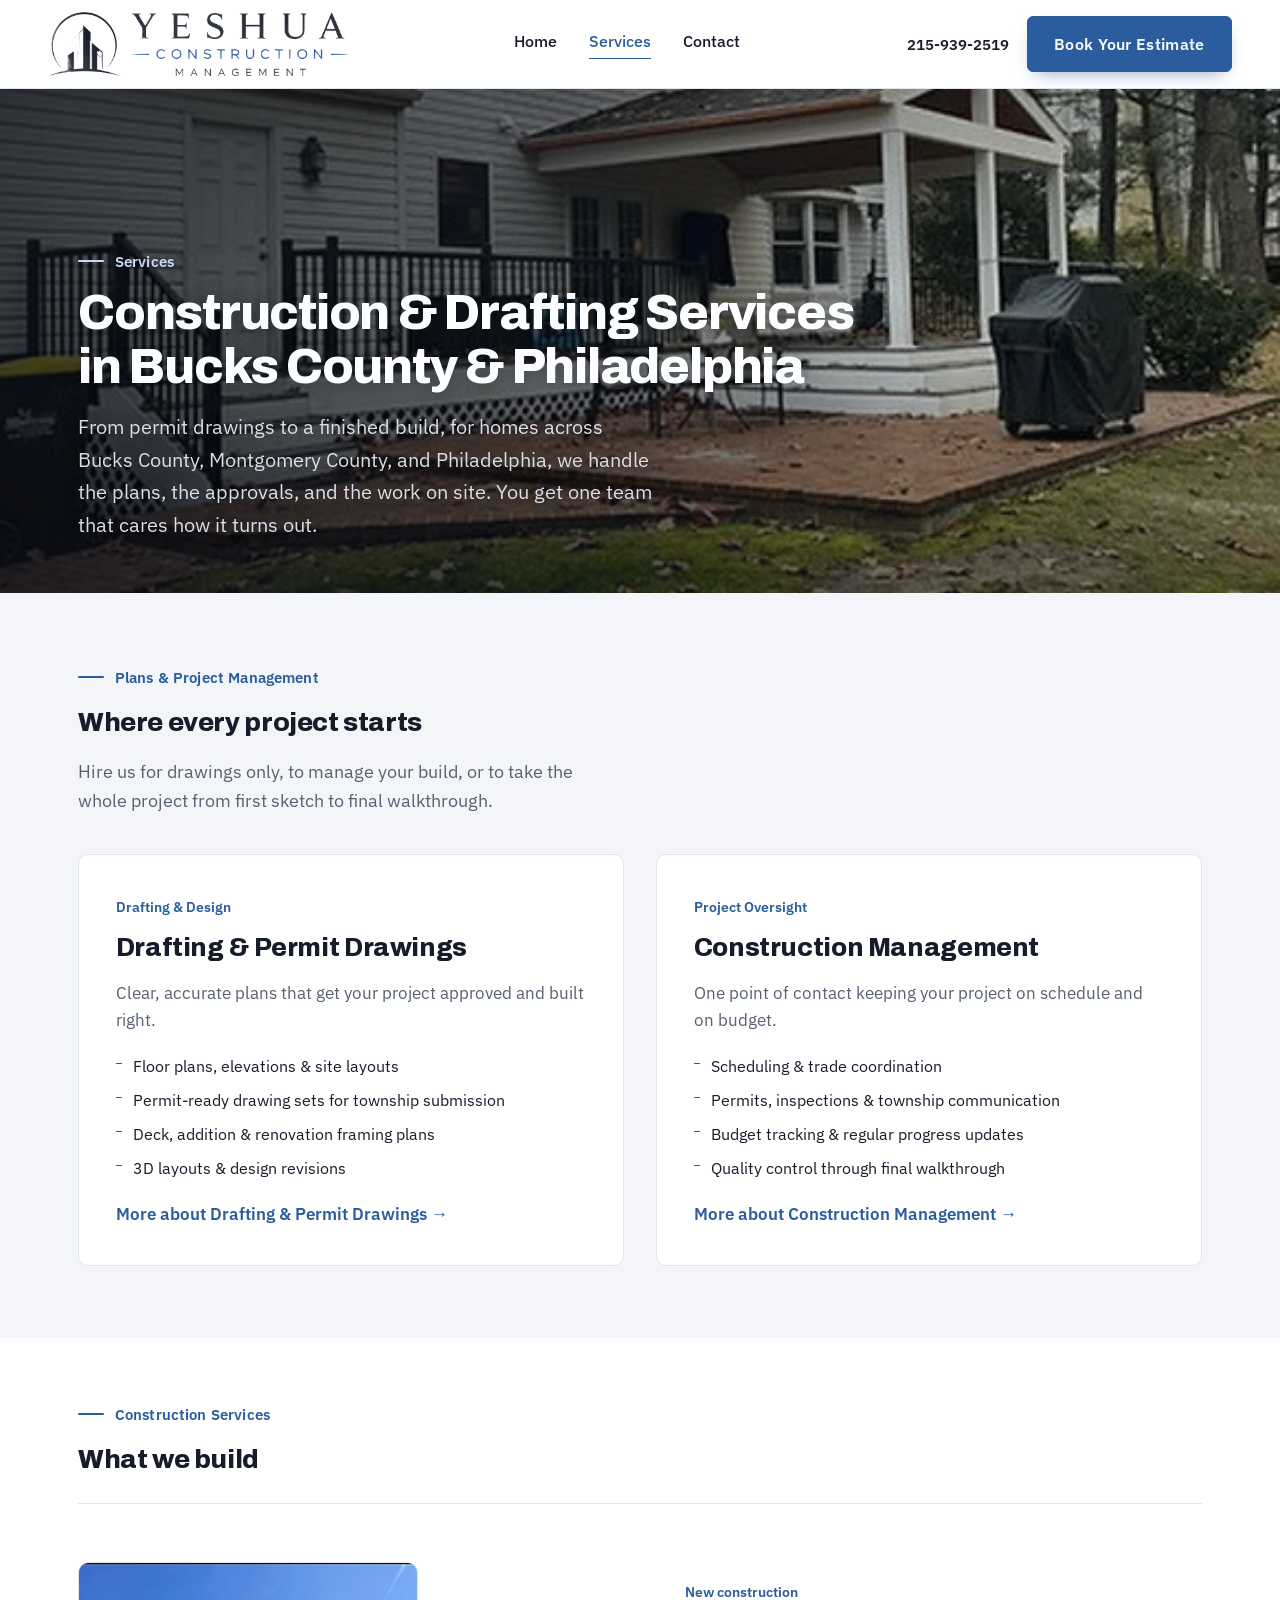
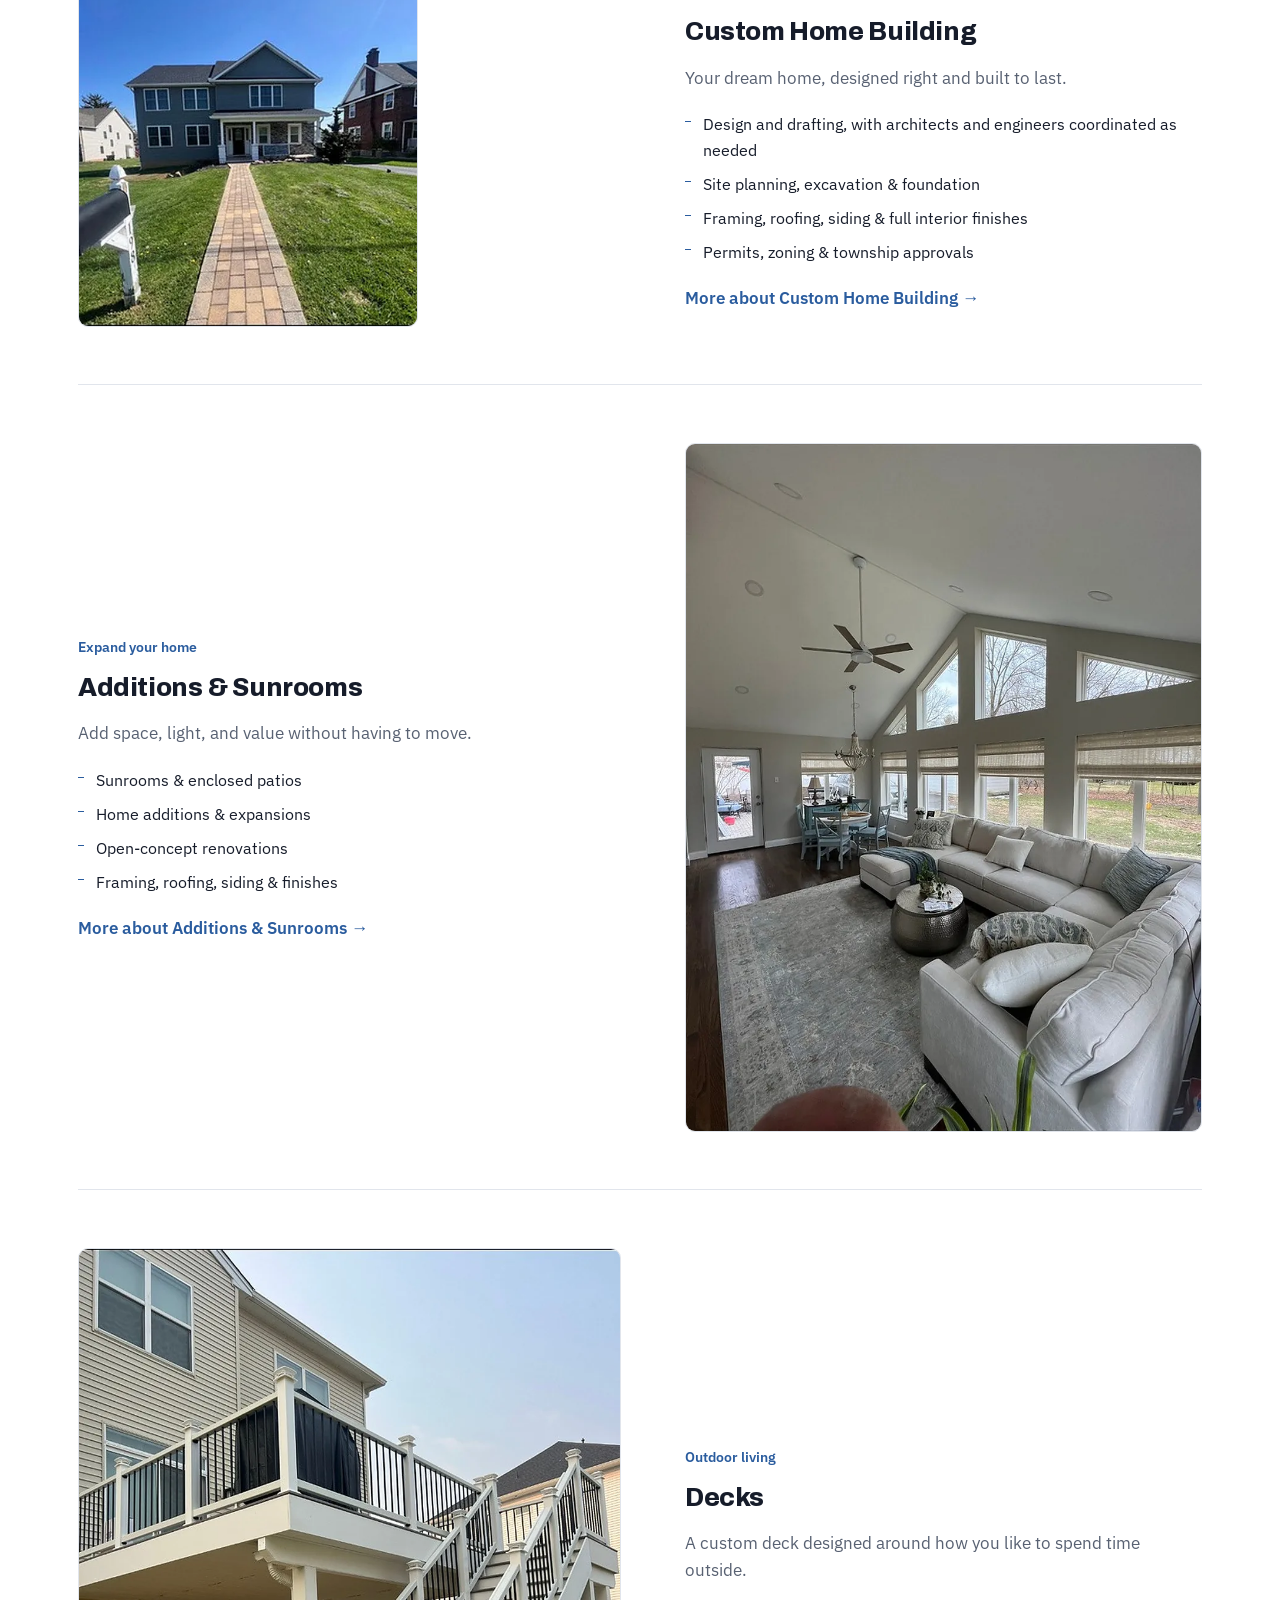
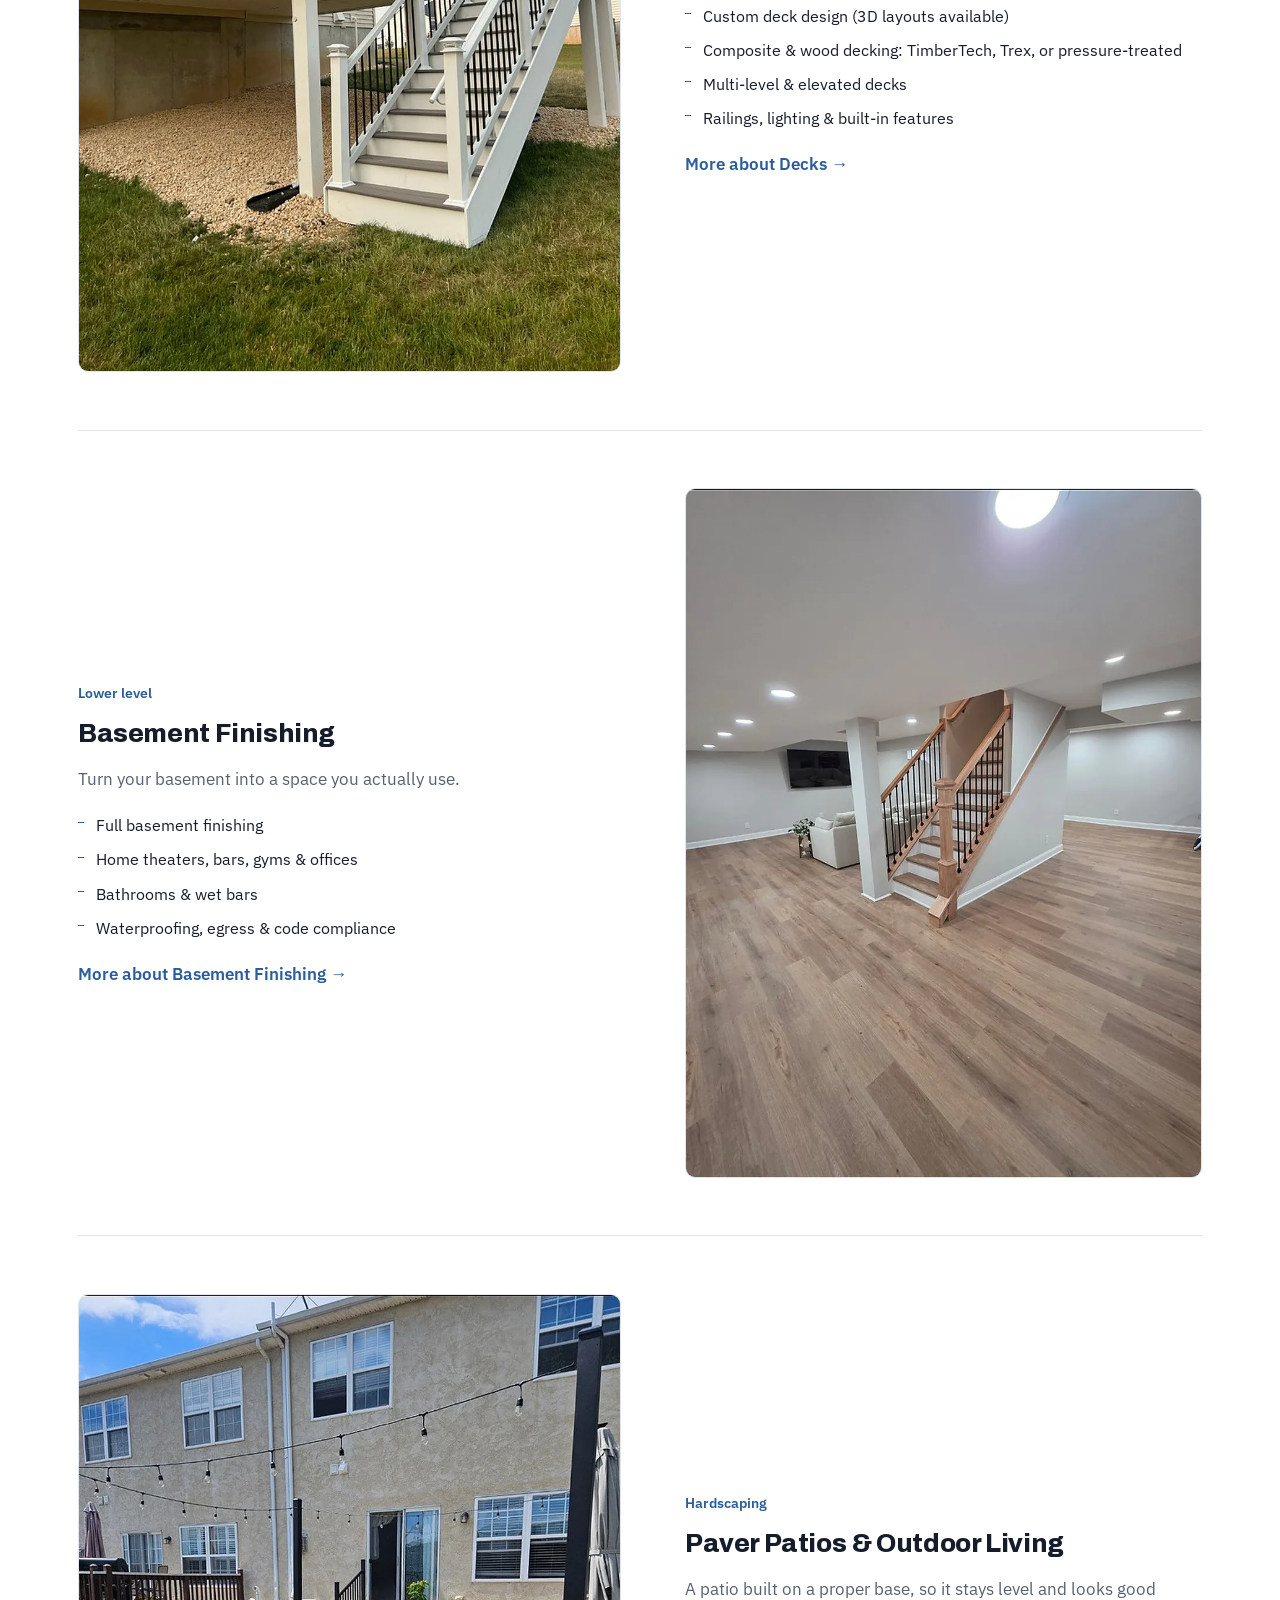
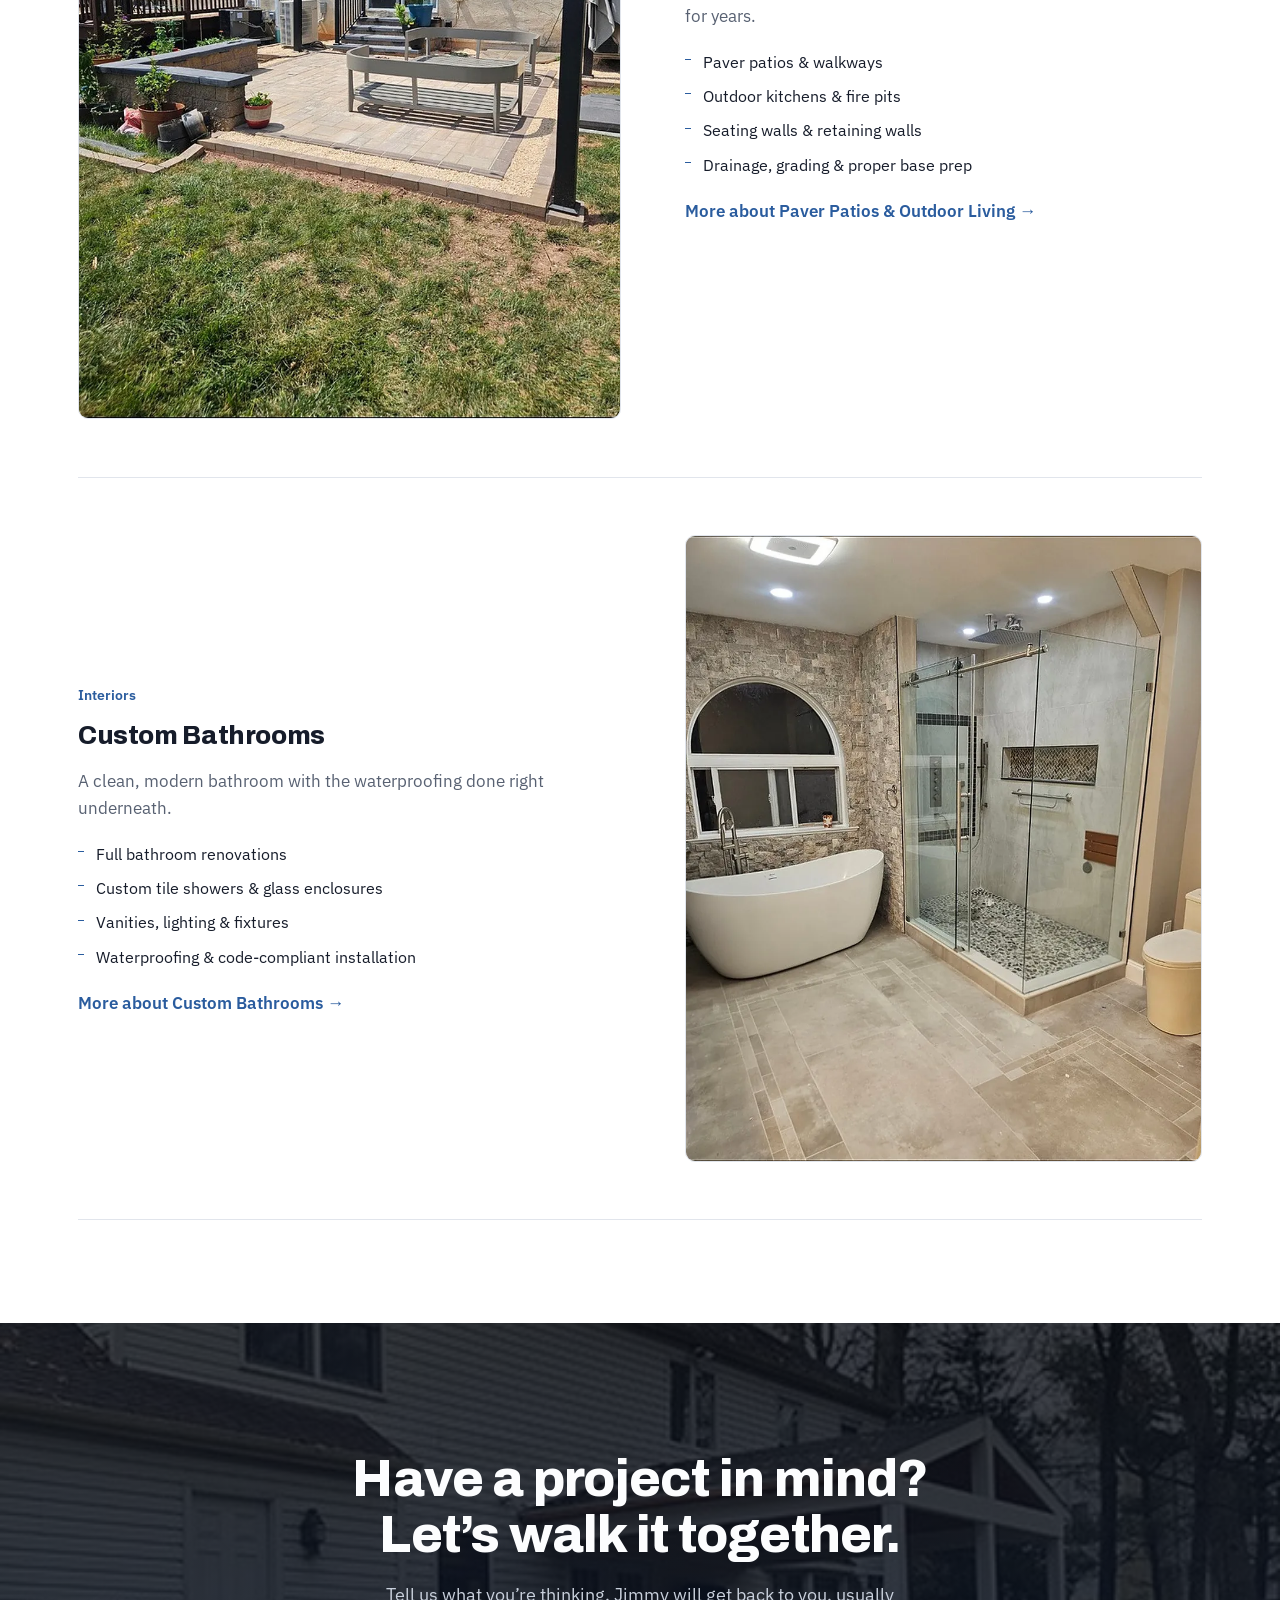
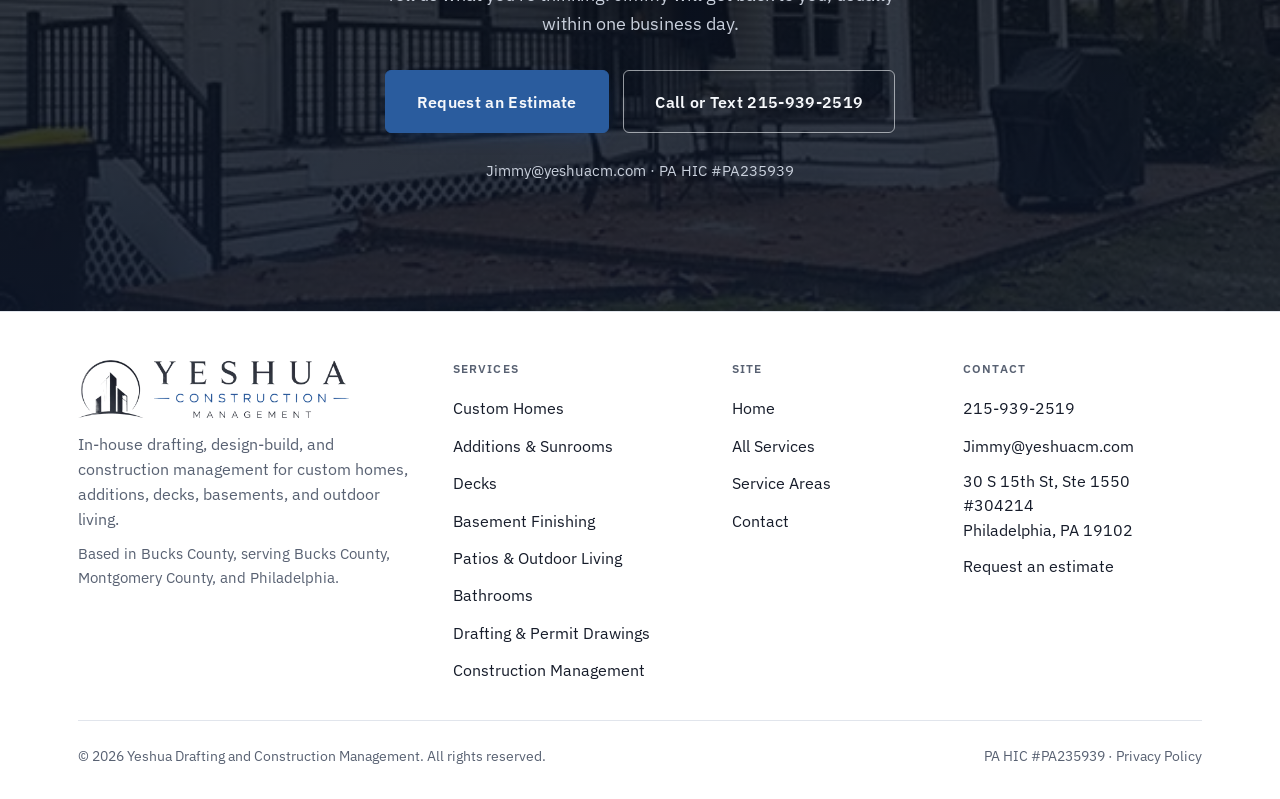
<file: services.html>
<!DOCTYPE html>
<html lang="en">
<head>
<meta charset="UTF-8" />
<meta name="viewport" content="width=device-width, initial-scale=1" />
<title>Construction &amp; Drafting Services in Bucks County, PA</title>
<meta name="description" content="Drafting, permit drawings, construction management, custom homes, additions, decks, basements, patios, and bathrooms in Bucks County and Philadelphia." />
<link rel="canonical" href="https://www.yeshuadraftingandconstruction.com/services.html" />
<meta name="theme-color" content="#1A2336" />
<link rel="icon" type="image/png" href="images/favicon.png" />
<link rel="apple-touch-icon" href="images/apple-touch-icon.png" />
<link rel="preload" href="fonts/archivo.woff2" as="font" type="font/woff2" crossorigin />
<link rel="preload" href="fonts/ibm-plex-sans.woff2" as="font" type="font/woff2" crossorigin />
<meta property="og:type" content="website" />
<meta property="og:locale" content="en_US" />
<meta property="og:site_name" content="Yeshua Drafting and Construction Management" />
<meta property="og:title" content="Construction &amp; Drafting Services in Bucks County, PA" />
<meta property="og:description" content="Drafting, permit drawings, construction management, custom homes, additions, decks, basements, patios, and bathrooms in Bucks County and Philadelphia." />
<meta property="og:url" content="https://www.yeshuadraftingandconstruction.com/services.html" />
<meta property="og:image" content="https://www.yeshuadraftingandconstruction.com/images/og-image.jpg" />
<meta property="og:image:width" content="1200" />
<meta property="og:image:height" content="630" />
<meta property="og:image:alt" content="Home built by Yeshua Drafting and Construction Management" />
<meta name="twitter:card" content="summary_large_image" />
<link rel="stylesheet" href="css/styles.css?v=11" />
<script type="application/ld+json">
{
 "@context": "https://schema.org",
 "@type": "BreadcrumbList",
 "itemListElement": [
  {
   "@type": "ListItem",
   "position": 1,
   "name": "Home",
   "item": "https://www.yeshuadraftingandconstruction.com/"
  },
  {
   "@type": "ListItem",
   "position": 2,
   "name": "Services",
   "item": "https://www.yeshuadraftingandconstruction.com/services.html"
  }
 ]
}
</script>
</head>
<body>

<a class="skip-link" href="#top">Skip to content</a>

<header class="site-nav" id="siteNav">
  <a href="index.html" class="brand">
    <img class="brand-logo brand-logo-dark" src="images/logo-dark.webp" width="300" height="64" alt="Yeshua Drafting and Construction Management" />
    <img class="brand-logo brand-logo-light" src="images/logo-light.webp" width="300" height="64" alt="Yeshua Drafting and Construction Management" />
  </a>
  <nav class="nav-links" id="navLinks">
    <a href="index.html">Home</a>
    <a href="services.html" class="active" aria-current="page">Services</a>
    <a href="contact.html">Contact</a>
    <a class="btn btn-primary nav-drawer-cta" href="contact.html#estimate">Book Your Estimate</a>
  </nav>
  <div class="nav-right">
    <a class="nav-phone" href="tel:+12159392519">215-939-2519</a>
    <a class="btn btn-primary" href="contact.html#estimate">Book Your Estimate</a>
    <button class="nav-toggle" id="navToggle" aria-label="Open menu" aria-controls="navLinks" aria-expanded="false">
      <span></span><span></span><span></span>
    </button>
  </div>
</header>

<main id="top">

  <section class="hero compact">
    <img class="hero-bg" fetchpriority="high" src="images/gal-falldeck.webp" alt="Rear deck and covered porch addition built by Yeshua Drafting and Construction Management" width="583" height="780" />
    <div class="hero-scrim"></div>
    <div class="hero-inner">
      <div class="container">
        <span class="eyebrow">Services</span>
        <h1>Construction &amp; Drafting Services in Bucks County &amp; Philadelphia</h1>
        <p class="hero-lead">From permit drawings to a finished build, for homes across Bucks County, Montgomery County, and Philadelphia, we handle the plans, the approvals, and the work on site. You get one team that cares how it turns out.</p>
      </div>
    </div>
  </section>

  <section class="section-pad" id="plans-management" style="background:var(--sand);padding-block:clamp(3rem,6vw,4.5rem);">
    <div class="container">
      <div class="section-head reveal" style="margin-bottom:clamp(1.8rem,4vw,2.4rem);">
        <span class="eyebrow">Plans &amp; Project Management</span>
        <h2>Where every project starts</h2>
        <p>Hire us for drawings only, to manage your build, or to take the whole project from first sketch to final walkthrough.</p>
      </div>
      <div class="pm-grid reveal-stagger">
        <article class="pm-card reveal" id="drafting" style="--i:0">
          <span class="svc-index">Drafting &amp; Design</span>
          <h3><a href="drafting-permit-drawings.html">Drafting &amp; Permit Drawings</a></h3>
          <p class="svc-desc">Clear, accurate plans that get your project approved and built right.</p>
          <ul class="svc-includes">
            <li>Floor plans, elevations &amp; site layouts</li>
            <li>Permit-ready drawing sets for township submission</li>
            <li>Deck, addition &amp; renovation framing plans</li>
            <li>3D layouts &amp; design revisions</li>
          </ul>
            <a class="text-link svc-more" href="drafting-permit-drawings.html">More about Drafting &amp; Permit Drawings <span aria-hidden="true">&rarr;</span></a>
        </article>
        <article class="pm-card reveal" id="construction-management" style="--i:1">
          <span class="svc-index">Project Oversight</span>
          <h3><a href="construction-management.html">Construction Management</a></h3>
          <p class="svc-desc">One point of contact keeping your project on schedule and on budget.</p>
          <ul class="svc-includes">
            <li>Scheduling &amp; trade coordination</li>
            <li>Permits, inspections &amp; township communication</li>
            <li>Budget tracking &amp; regular progress updates</li>
            <li>Quality control through final walkthrough</li>
          </ul>
            <a class="text-link svc-more" href="construction-management.html">More about Construction Management <span aria-hidden="true">&rarr;</span></a>
        </article>
      </div>
    </div>
  </section>

  <section class="section-pad" id="service-list" style="padding-top:clamp(2.5rem,5vw,4rem);">
    <div class="container">
      <div class="section-head reveal" style="margin-bottom:clamp(1rem,2vw,1.4rem);">
        <span class="eyebrow">Construction Services</span>
        <h2>What we build</h2>
      </div>
      <div class="svc-list">
        <article class="svc-row reveal" id="custom-home-building">
          <div class="svc-media narrow"><img src="images/svc-customhome.webp" alt="Custom-built two-story home with paver walkway" loading="lazy" width="437" height="469" /></div>
          <div class="svc-text">
            <span class="svc-index">New construction</span>
            <h3><a href="custom-homes.html">Custom Home Building</a></h3>
            <p class="svc-desc">Your dream home, designed right and built to last.</p>
            <ul class="svc-includes">
              <li>Design and drafting, with architects and engineers coordinated as needed</li>
              <li>Site planning, excavation &amp; foundation</li>
              <li>Framing, roofing, siding &amp; full interior finishes</li>
              <li>Permits, zoning &amp; township approvals</li>
            </ul>
            <a class="text-link svc-more" href="custom-homes.html">More about Custom Home Building <span aria-hidden="true">&rarr;</span></a>
          </div>
        </article>

        <article class="svc-row flip reveal" id="additions-sunrooms">
          <div class="svc-media"><img src="images/svc-additions.webp" alt="Vaulted sunroom addition with sectional seating" loading="lazy" width="874" height="1165" /></div>
          <div class="svc-text">
            <span class="svc-index">Expand your home</span>
            <h3><a href="home-additions.html">Additions &amp; Sunrooms</a></h3>
            <p class="svc-desc">Add space, light, and value without having to move.</p>
            <ul class="svc-includes">
              <li>Sunrooms &amp; enclosed patios</li>
              <li>Home additions &amp; expansions</li>
              <li>Open-concept renovations</li>
              <li>Framing, roofing, siding &amp; finishes</li>
            </ul>
            <a class="text-link svc-more" href="home-additions.html">More about Additions &amp; Sunrooms <span aria-hidden="true">&rarr;</span></a>
          </div>
        </article>

        <article class="svc-row reveal" id="decks">
          <div class="svc-media"><img src="images/svc-decks.webp" alt="Elevated multi-level deck with staircase" loading="lazy" width="874" height="1167" /></div>
          <div class="svc-text">
            <span class="svc-index">Outdoor living</span>
            <h3><a href="decks.html">Decks</a></h3>
            <p class="svc-desc">A custom deck designed around how you like to spend time outside.</p>
            <ul class="svc-includes">
              <li>Custom deck design (3D layouts available)</li>
              <li>Composite &amp; wood decking: TimberTech, Trex, or pressure-treated</li>
              <li>Multi-level &amp; elevated decks</li>
              <li>Railings, lighting &amp; built-in features</li>
            </ul>
            <a class="text-link svc-more" href="decks.html">More about Decks <span aria-hidden="true">&rarr;</span></a>
          </div>
        </article>

        <article class="svc-row flip reveal" id="basement-finishing">
          <div class="svc-media"><img src="images/svc-basement.webp" alt="Finished basement with wood flooring and staircase" loading="lazy" width="874" height="1167" /></div>
          <div class="svc-text">
            <span class="svc-index">Lower level</span>
            <h3><a href="basement-finishing.html">Basement Finishing</a></h3>
            <p class="svc-desc">Turn your basement into a space you actually use.</p>
            <ul class="svc-includes">
              <li>Full basement finishing</li>
              <li>Home theaters, bars, gyms &amp; offices</li>
              <li>Bathrooms &amp; wet bars</li>
              <li>Waterproofing, egress &amp; code compliance</li>
            </ul>
            <a class="text-link svc-more" href="basement-finishing.html">More about Basement Finishing <span aria-hidden="true">&rarr;</span></a>
          </div>
        </article>

        <article class="svc-row reveal" id="patios">
          <div class="svc-media"><img src="images/svc-patios.webp" alt="Paver patio with landscape lighting at dusk" loading="lazy" width="874" height="1168" /></div>
          <div class="svc-text">
            <span class="svc-index">Hardscaping</span>
            <h3><a href="paver-patios.html">Paver Patios &amp; Outdoor Living</a></h3>
            <p class="svc-desc">A patio built on a proper base, so it stays level and looks good for years.</p>
            <ul class="svc-includes">
              <li>Paver patios &amp; walkways</li>
              <li>Outdoor kitchens &amp; fire pits</li>
              <li>Seating walls &amp; retaining walls</li>
              <li>Drainage, grading &amp; proper base prep</li>
            </ul>
            <a class="text-link svc-more" href="paver-patios.html">More about Paver Patios &amp; Outdoor Living <span aria-hidden="true">&rarr;</span></a>
          </div>
        </article>

        <article class="svc-row flip reveal" id="bathrooms">
          <div class="svc-media"><img src="images/svc-bathrooms.webp" alt="Custom tile shower with freestanding soaking tub" loading="lazy" width="874" height="1060" /></div>
          <div class="svc-text">
            <span class="svc-index">Interiors</span>
            <h3><a href="bathroom-remodeling.html">Custom Bathrooms</a></h3>
            <p class="svc-desc">A clean, modern bathroom with the waterproofing done right underneath.</p>
            <ul class="svc-includes">
              <li>Full bathroom renovations</li>
              <li>Custom tile showers &amp; glass enclosures</li>
              <li>Vanities, lighting &amp; fixtures</li>
              <li>Waterproofing &amp; code-compliant installation</li>
            </ul>
            <a class="text-link svc-more" href="bathroom-remodeling.html">More about Custom Bathrooms <span aria-hidden="true">&rarr;</span></a>
          </div>
        </article>
      </div>
    </div>
  </section>

  <section class="cta-band" id="contact">
    <img class="cta-bg" src="images/gal-falldeck.webp" alt="" loading="lazy" width="583" height="780" />
    <div class="cta-scrim"></div>
    <div class="container cta-inner reveal">
      <h2>Have a project in mind?<br />Let&rsquo;s walk it together.</h2>
      <p>Tell us what you&rsquo;re thinking. Jimmy will get back to you, usually within one business day.</p>
      <div class="hero-actions" style="justify-content:center;">
        <a class="btn btn-primary btn-lg" href="contact.html#estimate">Request an Estimate</a>
        <a class="btn btn-ghost on-dark btn-lg" href="tel:+12159392519">Call or Text 215-939-2519</a>
      </div>
      <p class="cta-small"><a href="mailto:Jimmy@yeshuacm.com">Jimmy@yeshuacm.com</a> &middot; PA HIC #PA235939</p>
    </div>
  </section>

</main>

<footer class="site-footer">
  <div class="container">
    <div class="footer-top">
      <div class="footer-brand">
        <a href="index.html" aria-label="Yeshua Drafting and Construction Management home">
          <img class="footer-logo brand-logo-dark" src="images/logo-dark.webp" alt="Yeshua Drafting and Construction Management" width="272" height="58" loading="lazy" />
          <img class="footer-logo brand-logo-light" src="images/logo-light.webp" alt="Yeshua Drafting and Construction Management" width="272" height="58" loading="lazy" />
        </a>
        <p class="footer-tag">In-house drafting, design-build, and construction management for custom homes, additions, decks, basements, and outdoor living.</p>
        <p class="footer-tag footer-area">Based in Bucks County, serving Bucks County, Montgomery County, and Philadelphia.</p>
      </div>
      <div class="footer-col">
        <h4>Services</h4>
        <ul>
          <li><a href="custom-homes.html">Custom Homes</a></li>
          <li><a href="home-additions.html">Additions &amp; Sunrooms</a></li>
          <li><a href="decks.html">Decks</a></li>
          <li><a href="basement-finishing.html">Basement Finishing</a></li>
          <li><a href="paver-patios.html">Patios &amp; Outdoor Living</a></li>
          <li><a href="bathroom-remodeling.html">Bathrooms</a></li>
          <li><a href="drafting-permit-drawings.html">Drafting &amp; Permit Drawings</a></li>
          <li><a href="construction-management.html">Construction Management</a></li>
        </ul>
      </div>
      <div class="footer-col">
        <h4>Site</h4>
        <ul>
          <li><a href="index.html">Home</a></li>
          <li><a href="services.html">All Services</a></li>
          <li><a href="service-areas.html">Service Areas</a></li>
          <li><a href="contact.html">Contact</a></li>
        </ul>
      </div>
      <div class="footer-col">
        <h4>Contact</h4>
        <ul>
          <li><a href="tel:+12159392519">215-939-2519</a></li>
          <li><a href="mailto:Jimmy@yeshuacm.com">Jimmy@yeshuacm.com</a></li>
          <li style="font-size:1.02rem;line-height:1.5;">30 S 15th St, Ste 1550 #304214<br />Philadelphia, PA 19102</li>
          <li><a href="contact.html#estimate">Request an estimate</a></li>
        </ul>
      </div>
    </div>
    <div class="footer-bottom">
      <span>&copy; <span id="year"></span> Yeshua Drafting and Construction Management. All rights reserved.</span>
      <span>PA HIC #PA235939 &middot; <a href="privacy.html">Privacy Policy</a></span>
    </div>
  </div>
</footer>

<script src="js/site.js?v=2" defer></script>
</body>
</html>
</file>
<file: css/styles.css>
@font-face{
    font-family:'Archivo';
    font-style:normal;
    font-weight:100 900;
    font-display:swap;
    src:url('../fonts/archivo.woff2') format('woff2');
  }
  @font-face{
    font-family:'IBM Plex Sans';
    font-style:normal;
    font-weight:100 900;
    font-display:swap;
    src:url('../fonts/ibm-plex-sans.woff2') format('woff2');
  }
  @font-face{
    font-family:'IBM Plex Mono';
    font-style:normal;
    font-weight:500;
    font-display:swap;
    src:url('../fonts/ibm-plex-mono.woff2') format('woff2');
  }

  :root{
    --ink:#161C2A;
    --paper:#FFFFFF;
    --sand:#F3F5F8;
    --line:#E1E5EC;
    --steel:#586172;
    --brick:#2A5C9E;
    --brick-strong:#1F4A84;
    --surface:#FFFFFF;
    --panel:#1A2336;
    --brick-on-panel:#6B9BDB;

    --font-display:'Archivo',-apple-system,BlinkMacSystemFont,sans-serif;
    --font-body:'IBM Plex Sans',-apple-system,BlinkMacSystemFont,sans-serif;
    --font-mono:'IBM Plex Sans',-apple-system,BlinkMacSystemFont,sans-serif;

    --fs-hero:clamp(2.9rem,6.4vw,4.4rem);
    --fs-h1-page:clamp(2.3rem,4.4vw,3.1rem);
    --fs-h2:clamp(1.9rem,3.4vw,2.5rem);
    --fs-h3:clamp(1.4rem,2vw,1.65rem);
    --fs-lead:clamp(1.08rem,1.4vw,1.2rem);

    --container:1220px;
    --pad:clamp(1.25rem,4vw,3rem);
    --radius:6px;
  }

  @media (prefers-color-scheme:dark){
    :root:not([data-theme="light"]){
      --ink:#EEF1F6;
      --paper:#0E121B;
      --sand:#151B27;
      --line:#283042;
      --steel:#A3ABBA;
      --brick:#4F82C9;
      --brick-strong:#6B9BDB;
      --surface:#121825;
    }
  }
  :root[data-theme="dark"]{
    --ink:#EEF1F6;
    --paper:#0E121B;
    --sand:#151B27;
    --line:#283042;
    --steel:#A3ABBA;
    --brick:#4F82C9;
    --brick-strong:#6B9BDB;
    --surface:#121825;
  }

  *,*::before,*::after{box-sizing:border-box;}
  html{scroll-behavior:smooth;}
  @media (prefers-reduced-motion:reduce){
    html{scroll-behavior:auto;}
    *{animation-duration:.001ms !important;animation-iteration-count:1 !important;transition-duration:.001ms !important;scroll-behavior:auto !important;}
  }
  body{
    margin:0;
    background:var(--paper);
    color:var(--ink);
    font-family:var(--font-body);
    font-size:1.09rem;
    line-height:1.6;
    -webkit-font-smoothing:antialiased;
  }
  img{max-width:100%;display:block;}
  a{color:inherit;text-decoration:none;}
  ul{margin:0;padding:0;list-style:none;}
  h1,h2,h3,h4{margin:0;font-family:var(--font-display);font-weight:800;text-wrap:balance;letter-spacing:-.015em;}
  p{margin:0;}
  button{font:inherit;color:inherit;background:none;border:0;cursor:pointer;}
  .container{max-width:var(--container);margin-inline:auto;padding-inline:var(--pad);}
  section{position:relative;}

  .eyebrow{
    display:flex;align-items:center;gap:.7rem;
    font-family:var(--font-body);font-weight:600;
    font-size:.95rem;letter-spacing:.01em;
    color:var(--brick);margin-bottom:.8rem;
  }
  .eyebrow::before{content:"";width:1.6rem;height:2px;background:currentColor;border-radius:2px;flex:none;}

  .btn{
    display:inline-flex;align-items:center;justify-content:center;gap:.6em;
    padding:.95em 1.7em;font-family:var(--font-body);font-weight:600;
    font-size:.97rem;letter-spacing:.02em;
    border:1px solid transparent;border-radius:var(--radius);
    transition:background .2s ease, color .2s ease, border-color .2s ease, opacity .2s ease;
    white-space:nowrap;
  }
  .btn-primary{background:var(--brick);color:#F6F8FB;border-color:var(--brick);}
  .btn-primary:hover{background:var(--brick-strong);border-color:var(--brick-strong);}
  .btn-ghost{border-color:currentColor;color:inherit;}
  .btn-ghost:hover{opacity:.7;}
  .btn-ghost.on-dark{border-color:rgba(241,243,247,.6);color:#F6F8FB;}
  .btn-ghost.on-dark:hover{background:rgba(241,243,247,.08);}

  /* ---------- reveal on scroll ---------- */
  .reveal{opacity:0;transform:translateY(14px);transition:opacity .7s ease, transform .7s ease;}
  .reveal.in{opacity:1;transform:translateY(0);}
  .reveal-stagger > *{transition-delay:calc(var(--i,0) * 70ms);}

  /* ---------- nav ---------- */
  .site-nav{
    position:sticky;top:0;z-index:100;
    background:var(--paper);border-bottom:1px solid var(--line);
    display:flex;align-items:center;justify-content:space-between;
    padding:.75rem clamp(1.25rem,4vw,3rem);
  }
  .brand{display:flex;align-items:center;}
  .brand-logo{height:64px;width:auto;display:block;}
  .brand-logo-light{display:none;}
  @media (prefers-color-scheme:dark){
    :root:not([data-theme="light"]) .brand-logo-dark{display:none;}
    :root:not([data-theme="light"]) .brand-logo-light{display:block;}
  }
  :root[data-theme="dark"] .brand-logo-dark{display:none;}
  :root[data-theme="dark"] .brand-logo-light{display:block;}
  .brand-mark{font-family:var(--font-display);font-weight:700;font-size:1.28rem;letter-spacing:-.01em;color:var(--ink);}
  .brand-sub{font-family:var(--font-body);font-weight:500;font-size:.63rem;letter-spacing:.24em;color:var(--steel);text-transform:uppercase;}
  .nav-links{display:flex;align-items:center;gap:2rem;}
  .nav-links a{
    font-family:var(--font-body);font-weight:500;font-size:.98rem;
    position:relative;padding-bottom:.2rem;border-bottom:1px solid transparent;
    transition:border-color .2s ease, color .2s ease;
  }
  .nav-links a:hover{border-color:var(--brick);color:var(--brick);}
  .nav-links a.active{border-color:var(--brick);color:var(--brick);}
  .nav-drawer-cta{display:none;}
  .nav-right{display:flex;align-items:center;gap:1.1rem;}
  .nav-phone{font-family:var(--font-mono);font-size:.85rem;color:var(--steel);display:none;}
  @media (min-width:1080px){.nav-phone{display:inline;}}
  .nav-toggle{display:none;width:2.1rem;height:2.1rem;position:relative;color:var(--ink);}
  .nav-toggle span{position:absolute;left:.35rem;right:.35rem;height:1.5px;background:currentColor;transition:transform .3s ease, opacity .3s ease;}
  .nav-toggle span:nth-child(1){top:.7rem;}
  .nav-toggle span:nth-child(2){top:1.05rem;}
  .nav-toggle span:nth-child(3){top:1.4rem;}
  .nav-toggle.open span:nth-child(1){transform:translateY(.35rem) rotate(45deg);}
  .nav-toggle.open span:nth-child(2){opacity:0;}
  .nav-toggle.open span:nth-child(3){transform:translateY(-.35rem) rotate(-45deg);}

  @media (max-width:900px){
    .nav-links{
      position:fixed;inset:4.3rem 0 auto 0;
      flex-direction:column;align-items:flex-start;gap:0;
      background:var(--paper);border-bottom:1px solid var(--line);
      padding:.5rem var(--pad) 1.5rem;
      transform:translateY(-8px);opacity:0;visibility:hidden;
      transition:transform .3s ease, opacity .3s ease, visibility .3s;
    }
    .nav-links.open{transform:translateY(0);opacity:1;visibility:visible;}
    .nav-links a{width:100%;padding-block:.9rem;border-bottom:1px solid var(--line);font-size:1.05rem;}
    .nav-drawer-cta{
      display:inline-flex;width:100%;margin-top:1.1rem;padding-block:1em;
      font-size:.95rem;text-align:center;
    }
    .nav-toggle{display:block;}
    .nav-right .btn-primary{display:none;}
  }
  @media (max-width:400px){
    .brand-mark{font-size:1.08rem;}
    .brand-logo{height:46px;}
  }

  /* ---------- hero (full-bleed background image) ---------- */
  .hero{
    position:relative;overflow:hidden;background:var(--panel);color:#F1F3F7;
    min-height:clamp(30rem,86vh,46rem);
    display:flex;flex-direction:column;justify-content:flex-end;
  }
  .hero.compact{min-height:clamp(22rem,56vh,32rem);}
  .hero-bg{position:absolute;inset:0;width:100%;height:100%;object-fit:cover;object-position:center 58%;z-index:0;}
  .hero-scrim{
    position:absolute;inset:0;z-index:1;
    background:linear-gradient(180deg, rgba(9,12,20,.4) 0%, rgba(9,12,20,.32) 22%, rgba(9,12,20,.5) 55%, rgba(9,12,20,.86) 100%);
  }
  .hero-inner .eyebrow, .hero-inner h1, .hero-lead, .hero-tags{text-shadow:0 2px 18px rgba(6,8,14,.35);}
  .hero-inner{position:relative;z-index:2;width:100%;}
  .hero-inner .container{padding-block:clamp(2.8rem,6vw,4.5rem);}
  .hero.compact .hero-inner .container{padding-block:clamp(2.2rem,4.5vw,3.2rem);}
  .hero-grid{display:grid;grid-template-columns:1.4fr 1fr;gap:clamp(2rem,5vw,4rem);align-items:end;}
  @media (max-width:900px){.hero-grid{grid-template-columns:1fr;}}
  .hero-inner .eyebrow{color:#B4CEF2;}
  .hero-inner h1{font-size:var(--fs-hero);line-height:1.08;color:#FCFDFE;}
  .hero.compact .hero-inner h1{font-size:var(--fs-h1-page);}
  .hero-lead{margin-top:1.1rem;font-size:var(--fs-lead);color:#C5CBD6;max-width:34rem;}
  .hero-tags{margin-top:1.2rem;font-family:var(--font-body);font-size:.95rem;color:#A5ADBB;letter-spacing:.02em;}
  .hero-actions{margin-top:1.7rem;display:flex;flex-wrap:wrap;gap:.9rem;}
  .hero-aside{border-left:1px solid rgba(241,243,247,.2);padding-left:clamp(1.5rem,3vw,2.5rem);}
  @media (max-width:900px){.hero-aside{border-left:0;border-top:1px solid rgba(241,243,247,.2);padding-left:0;padding-top:1.6rem;}}
  .hero-aside dl{margin-top:1.3rem;font-size:1rem;}
  .hero-aside dt{color:#858D9C;font-size:.72rem;text-transform:uppercase;letter-spacing:.08em;margin-bottom:.25rem;}
  .hero-aside dd{margin:0 0 1rem;color:#F1F3F7;font-family:var(--font-mono);font-size:1.05rem;}
  .hero-aside .social-row{display:flex;gap:.8rem;margin-top:.2rem;}
  .hero-aside .social-row img{height:24px;width:24px;border-radius:50%;}

  /* ---------- trust strip ---------- */
  .trust-strip{border-bottom:1px solid var(--line);background:var(--paper);}
  .trust-strip ul{
    display:flex;flex-wrap:wrap;justify-content:center;
    padding-block:1.15rem;
  }
  .trust-strip li{
    font-family:var(--font-body);font-weight:500;font-size:.92rem;letter-spacing:.02em;
    color:var(--steel);padding-inline:1.4rem;border-left:1px solid var(--line);
  }
  .trust-strip li:first-child{border-left:0;}
  @media (max-width:700px){
    .trust-strip ul{justify-content:flex-start;}
    .trust-strip li{border-left:0;width:50%;padding-block:.35rem;padding-inline:0 1rem;}
  }

  /* ---------- section heads ---------- */
  .section-head{max-width:40rem;margin-bottom:clamp(2.4rem,5vw,3.4rem);}
  .section-head p{margin-top:.9rem;color:var(--steel);font-size:var(--fs-lead);max-width:34rem;}
  .section-pad{padding-block:clamp(4rem,8vw,6.5rem);}

  /* ---------- services (editorial rows) ---------- */
  .svc-row{
    display:grid;grid-template-columns:1.05fr 1fr;gap:clamp(2rem,5vw,4.5rem);
    align-items:center;padding-block:clamp(2.6rem,5vw,3.6rem);
    border-top:1px solid var(--line);
  }
  .svc-row:last-child{border-bottom:1px solid var(--line);}
  .svc-row.flip .svc-media{order:2;}
  .svc-row.flip .svc-text{order:1;}
  @media (max-width:820px){
    .svc-row{grid-template-columns:1fr;gap:1.6rem;}
    .svc-row.flip .svc-media{order:0;}
    .svc-row.flip .svc-text{order:0;}
  }
  .svc-media{border:1px solid var(--line);overflow:hidden;}
  .svc-media img{width:100%;height:auto;display:block;}
  .svc-media.narrow{max-width:340px;}
  @media (max-width:820px){.svc-media.narrow{max-width:100%;}}
  .svc-index{font-family:var(--font-mono);font-size:.78rem;color:var(--steel);}
  .svc-text h3{margin-top:.5rem;font-size:var(--fs-h3);}
  .svc-text .svc-desc{margin-top:.7rem;color:var(--steel);font-size:1.05rem;max-width:30rem;}
  .svc-includes{margin-top:1.2rem;display:flex;flex-direction:column;gap:.5rem;}
  .svc-includes li{
    padding-left:1.1rem;position:relative;color:var(--ink);font-size:1.02rem;
  }
  .svc-includes li::before{content:"";position:absolute;left:0;top:.62em;width:6px;height:1px;background:var(--brick);}

  /* ---------- services teaser (home) ---------- */
  .svc-teaser-list{border-top:1px solid var(--line);}
  .svc-teaser-item{
    display:grid;grid-template-columns:3rem 1fr;gap:1.4rem;
    padding-block:1.3rem;border-bottom:1px solid var(--line);
    transition:opacity .2s ease;
  }
  .svc-teaser-item:hover{opacity:.72;}
  .svc-teaser-num{font-family:var(--font-mono);font-size:.85rem;color:var(--brick);padding-top:.2rem;}
  .svc-teaser-item h3{font-size:1.2rem;font-family:var(--font-body);font-weight:700;}
  .svc-teaser-item p{margin-top:.35rem;color:var(--steel);font-size:1.02rem;}
  .svc-teaser-more{margin-top:2rem;}

  /* ---------- why + capabilities (solid, two column) ---------- */
  .why-band{background:var(--panel);color:#F1F3F7;}
  .why-inner{display:grid;grid-template-columns:1fr 1fr;gap:clamp(2.5rem,6vw,5.5rem);}
  @media (max-width:860px){.why-inner{grid-template-columns:1fr;}}
  .why-band .eyebrow{color:var(--brick-on-panel);}
  .why-band h2{color:#FCFDFE;}
  .why-band > .container > p{color:#C5CBD6;margin-top:.9rem;max-width:30rem;}
  .why-list{display:flex;flex-direction:column;margin-top:2.2rem;}
  .why-item{padding-block:1.25rem;border-top:1px solid rgba(241,243,247,.16);}
  .why-item:last-child{border-bottom:1px solid rgba(241,243,247,.16);}
  .why-item h3{font-size:1.18rem;font-family:var(--font-body);font-weight:700;color:#FCFDFE;}
  .why-item p{margin-top:.4rem;color:#A5ADBB;font-size:1.02rem;max-width:28rem;}
  .cap-col h3{font-size:1.18rem;font-family:var(--font-body);font-weight:700;color:#FCFDFE;margin-top:2.2rem;}
  .cap-list{margin-top:1.1rem;display:flex;flex-direction:column;}
  .cap-list li{
    padding-block:.85rem;border-top:1px solid rgba(241,243,247,.16);
    color:#C5CBD6;font-size:1.02rem;
  }
  .cap-list li:last-child{border-bottom:1px solid rgba(241,243,247,.16);}

  /* ---------- process ---------- */
  .process-list{display:grid;grid-template-columns:repeat(5,1fr);gap:0;border-top:1px solid var(--line);}
  @media (max-width:900px){.process-list{grid-template-columns:1fr;}}
  .process-step{
    padding:1.6rem 1.4rem 1.6rem 0;border-right:1px solid var(--line);
  }
  .process-step:last-child{border-right:0;}
  @media (max-width:900px){
    .process-step{border-right:0;border-bottom:1px solid var(--line);padding:1.4rem 0;}
  }
  .process-num{
    font-family:var(--font-display);font-weight:800;font-size:1.85rem;color:var(--brick);
    display:block;
  }
  .process-step h3{margin-top:.6rem;font-size:1.1rem;font-family:var(--font-body);font-weight:700;}
  .process-step p{margin-top:.5rem;color:var(--steel);font-size:.98rem;}

  /* ---------- recent work (clean uniform grid) ---------- */
  .work-grid{display:grid;grid-template-columns:repeat(3,1fr);gap:clamp(1.4rem,2.6vw,2.2rem);}
  @media (max-width:860px){
    .work-grid{grid-template-columns:repeat(2,1fr);}
  }
  @media (max-width:520px){
    .work-grid{grid-template-columns:1fr;}
  }
  .work-media{border:1px solid var(--line);overflow:hidden;aspect-ratio:4/3;}
  .work-media img{width:100%;height:100%;object-fit:cover;transition:transform .6s ease;}
  .work-item:hover .work-media img{transform:scale(1.04);}
  .work-cap{margin-top:.85rem;font-size:.95rem;color:var(--steel);}

  /* ---------- contact band ---------- */
  .contact-band{background:var(--panel);color:#F1F3F7;}
  .contact-grid{display:grid;grid-template-columns:1.2fr 1fr;gap:clamp(2.5rem,6vw,5rem);align-items:start;}
  @media (max-width:860px){.contact-grid{grid-template-columns:1fr;}}
  .contact-band .eyebrow{color:var(--brick-on-panel);}
  .contact-band h2{color:#FCFDFE;}
  .contact-band .section-head p{color:#C5CBD6;}
  .contact-phone{
    font-family:var(--font-mono);font-weight:500;font-size:clamp(2rem,4.6vw,3.1rem);
    color:#FCFDFE;letter-spacing:-.01em;display:inline-block;
  }
  .contact-phone:hover{color:var(--brick-on-panel);}
  .contact-email{margin-top:.6rem;display:block;color:#C5CBD6;font-family:var(--font-mono);font-size:1.05rem;}
  .contact-email:hover{color:#FCFDFE;}
  .contact-actions{margin-top:1.9rem;display:flex;flex-wrap:wrap;gap:1rem;}
  .contact-details{border-top:1px solid rgba(241,243,247,.18);padding-top:1.6rem;}
  .contact-details dt{color:#858D9C;text-transform:uppercase;letter-spacing:.08em;font-size:.7rem;margin-top:1rem;}
  .contact-details dt:first-child{margin-top:0;}
  .contact-details dd{margin:.3rem 0 0;color:#F1F3F7;font-size:1.05rem;}
  .contact-badges{display:flex;align-items:center;gap:1.2rem;margin-top:1.6rem;}
  .contact-badges .social-row{display:flex;gap:.8rem;}
  .contact-badges .social-row img{height:26px;width:26px;border-radius:50%;}

  /* ---------- estimate request form ---------- */
  .estimate-wrap{display:grid;grid-template-columns:1fr 2fr;gap:clamp(2rem,5vw,4.5rem);align-items:start;}
  @media (max-width:900px){.estimate-wrap{grid-template-columns:1fr;}}
  .estimate-side .section-head{margin-bottom:1.6rem;}
  .estimate-side ol{list-style:none;margin:0;padding:0;counter-reset:step;display:flex;flex-direction:column;border-top:1px solid var(--line);}
  .estimate-side ol li{counter-increment:step;padding:1rem 0 1rem 2.4rem;border-bottom:1px solid var(--line);position:relative;color:var(--steel);font-size:1rem;}
  .estimate-side ol li::before{content:counter(step);position:absolute;left:0;top:1rem;font-family:var(--font-display);font-weight:800;color:var(--brick);}
  .estimate-side ol li strong{display:block;color:var(--ink);font-weight:600;}
  .estimate-form{background:var(--surface);border:1px solid var(--line);padding:clamp(1.4rem,3.5vw,2.6rem);}
  .form-group{border:0;margin:0 0 2rem;padding:0;min-width:0;}
  .form-group legend{
    font-family:var(--font-body);font-weight:600;font-size:.78rem;letter-spacing:.09em;text-transform:uppercase;
    color:var(--brick);padding:0;margin-bottom:1.1rem;
  }
  .form-grid{display:grid;grid-template-columns:repeat(2,minmax(0,1fr));gap:1.1rem 1.2rem;}
  .form-grid .span-2{grid-column:1 / -1;}
  .form-grid.cols-3{grid-template-columns:2fr 1.2fr 1fr;}
  @media (max-width:640px){
    .form-grid,.form-grid.cols-3{grid-template-columns:1fr;}
  }
  .field{display:flex;flex-direction:column;gap:.4rem;min-width:0;}
  .field label,.field .field-label{font-size:.92rem;font-weight:500;color:var(--ink);}
  .field .req{color:var(--brick);margin-left:.15em;}
  .field .hint{font-size:.85rem;color:var(--steel);}
  .field input[type=text],.field input[type=email],.field input[type=tel],.field select,.field textarea{
    width:100%;font:inherit;font-size:1rem;color:var(--ink);
    background:var(--paper);border:1px solid var(--line);border-radius:var(--radius);
    padding:.75rem .85rem;transition:border-color .2s ease, box-shadow .2s ease;
    -webkit-appearance:none;appearance:none;
  }
  .field select{
    background-image:linear-gradient(45deg,transparent 50%,var(--steel) 50%),linear-gradient(135deg,var(--steel) 50%,transparent 50%);
    background-position:calc(100% - 1.15rem) 55%,calc(100% - .8rem) 55%;
    background-size:.35rem .35rem;background-repeat:no-repeat;padding-right:2.2rem;
  }
  .field textarea{min-height:8.5rem;resize:vertical;line-height:1.5;}
  .field input:focus,.field select:focus,.field textarea:focus{outline:none;border-color:var(--brick);box-shadow:0 0 0 3px color-mix(in srgb,var(--brick) 22%,transparent);}
  .field.invalid input,.field.invalid select,.field.invalid textarea{border-color:#C0392B;}
  .field .error-msg{display:none;font-size:.85rem;color:#C0392B;}
  .field.invalid .error-msg{display:block;}
  .choice-row{display:flex;flex-wrap:wrap;gap:.6rem;}
  .choice{position:relative;}
  .choice input{position:absolute;opacity:0;inset:0;margin:0;cursor:pointer;}
  .choice span{
    display:inline-block;padding:.6rem 1rem;border:1px solid var(--line);background:var(--paper);
    font-size:.95rem;color:var(--ink);transition:border-color .2s ease, background .2s ease, color .2s ease;
  }
  .choice input:checked + span{border-color:var(--brick);background:var(--brick);color:#F6F8FB;}
  .choice input:focus-visible + span{outline:2px solid var(--brick);outline-offset:2px;}
  .file-drop{
    display:flex;flex-direction:column;align-items:flex-start;gap:.35rem;
    border:1px dashed var(--line);background:var(--paper);padding:1.1rem 1rem;cursor:pointer;
    transition:border-color .2s ease;
  }
  .file-drop:hover,.file-drop.drag{border-color:var(--brick);}
  .file-drop input{font-size:.92rem;color:var(--steel);max-width:100%;}
  .file-list{font-size:.88rem;color:var(--steel);}
  .hp-field{position:absolute;left:-9999px;width:1px;height:1px;overflow:hidden;}
  .form-footer{display:flex;flex-wrap:wrap;align-items:center;justify-content:space-between;gap:1rem 1.5rem;border-top:1px solid var(--line);padding-top:1.6rem;}
  .form-footer p{font-size:.88rem;color:var(--steel);max-width:28rem;}
  .form-status{margin-top:1.2rem;padding:1rem 1.1rem;border-left:3px solid var(--brick);background:var(--sand);font-size:.98rem;display:none;}
  .form-status.show{display:block;}
  .form-status.error{border-left-color:#C0392B;}
  .estimate-done{display:none;text-align:left;}
  .estimate-done:focus{outline:none;}
  .estimate-done h3{font-size:var(--fs-h3);}
  .estimate-done p{margin-top:.7rem;color:var(--steel);}
  .estimate-form.sent form{display:none;}
  .estimate-form.sent .estimate-done{display:block;}

  /* ---------- footer ---------- */
  .site-footer{background:var(--paper);border-top:1px solid var(--line);padding-block:3rem 2rem;}
  .footer-top{display:grid;grid-template-columns:1.3fr 1fr 1fr;gap:2.5rem;padding-bottom:2.2rem;}
  @media (max-width:760px){.footer-top{grid-template-columns:1fr;}}
  .footer-brand .brand-mark{font-size:1.4rem;}
  .footer-tag{margin-top:.9rem;color:var(--steel);font-size:.98rem;max-width:24rem;line-height:1.6;}
  .footer-col h4{font-family:var(--font-body);font-size:.72rem;letter-spacing:.1em;text-transform:uppercase;color:var(--steel);margin-bottom:1rem;font-weight:600;}
  .footer-col ul{display:flex;flex-direction:column;gap:.6rem;}
  .footer-col a{font-size:1.02rem;}
  .footer-col a:hover{color:var(--brick);}
  .footer-social{display:flex;gap:.9rem;margin-top:1.1rem;}
  .footer-social img{height:22px;width:22px;border-radius:50%;}
  .footer-bottom{
    padding-top:1.5rem;border-top:1px solid var(--line);
    display:flex;flex-wrap:wrap;justify-content:space-between;gap:.6rem;
    font-size:.88rem;color:var(--steel);
  }

  ::selection{background:var(--brick);color:#F6F8FB;}
  a:focus-visible, button:focus-visible{outline:2px solid var(--brick);outline-offset:3px;}

  /* ---------- polish additions ---------- */
  .skip-link{position:absolute;left:1rem;top:-3rem;z-index:200;background:var(--brick);color:#F6F8FB;padding:.6rem 1rem;font-weight:600;transition:top .2s ease;}
  .skip-link:focus{top:.75rem;}
  .site-nav{transition:box-shadow .25s ease;}
  .site-nav.scrolled{box-shadow:0 6px 24px -12px rgba(9,12,20,.28);}
  .nav-phone:hover{color:var(--brick);}
  .footer-logo{height:58px;width:auto;}
  .hero-aside dd a:hover{color:var(--brick-on-panel);}
  .svc-teaser-item h3 a::after{content:"";position:absolute;inset:0;}
  .svc-teaser-item{position:relative;}

  /* plans + management cards (services page) */
  .pm-grid{display:grid;grid-template-columns:1fr 1fr;gap:clamp(1.2rem,2.5vw,2rem);}
  @media (max-width:820px){.pm-grid{grid-template-columns:1fr;}}
  .pm-card{background:var(--surface);border:1px solid var(--line);border-top:3px solid var(--brick);padding:clamp(1.5rem,3vw,2.3rem);scroll-margin-top:6rem;}
  .pm-card h3{margin-top:.5rem;font-size:var(--fs-h3);}
  .pm-card .svc-desc{margin-top:.7rem;color:var(--steel);font-size:1.05rem;}
  .svc-row{scroll-margin-top:5rem;}
  .photo-note{font-size:.95rem;color:var(--steel);background:var(--sand);border-left:3px solid var(--brick);padding:.9rem 1rem;}
  .photo-note strong{color:var(--ink);font-weight:600;}
  .photo-note a{color:var(--brick);text-decoration:underline;text-underline-offset:2px;}
  .estimate-form{scroll-margin-top:6.5rem;}

  /* ---------- legal pages ---------- */
  .legal{max-width:46rem;}
  .legal h1{font-size:var(--fs-h1-page);}
  .legal-date{margin-top:.6rem;color:var(--steel);font-size:.95rem;}
  .legal > p,.legal ul{margin-top:1rem;color:var(--ink);}
  .legal h2{font-size:1.3rem;margin-top:2.4rem;}
  .legal ul{padding-left:1.2rem;list-style:disc;display:flex;flex-direction:column;gap:.35rem;}
  .legal a{color:var(--brick);text-decoration:underline;text-underline-offset:2px;}
  .footer-bottom a:hover{color:var(--brick);}

  /* =========================================================
     Warmer homepage (cards, mosaic, steps, photo CTA)
     ========================================================= */
  body{font-variant-numeric:lining-nums;}
  .btn{border-radius:var(--radius);box-shadow:0 1px 0 rgba(9,12,20,.04);}
  .btn-primary{box-shadow:0 8px 20px -10px rgba(31,74,132,.65);}
  .btn-primary:hover{transform:translateY(-1px);}
  .btn{transition:background .2s ease,color .2s ease,border-color .2s ease,opacity .2s ease,transform .2s ease;}
  .btn-lg{padding:1.05em 1.9em;font-size:1.02rem;}
  .nav-phone{font-weight:600;font-size:.95rem;color:var(--ink);}

  .hero-copy{max-width:42rem;}
  .hero-inner h1{letter-spacing:-.025em;}
  .hero-lead{color:#D9DEE7;font-size:clamp(1.12rem,1.6vw,1.3rem);max-width:36rem;}
  .hero-license{margin-top:1.6rem;display:flex;align-items:center;gap:.6rem;font-size:.95rem;color:#C9D0DC;}
  .hero-license .dot{width:.55rem;height:.55rem;border-radius:50%;background:#5BC08A;box-shadow:0 0 0 4px rgba(91,192,138,.18);flex:none;}

  .intro-grid{display:grid;grid-template-columns:.9fr 1.1fr;gap:clamp(2rem,6vw,5rem);align-items:center;}
  @media (max-width:860px){.intro-grid{grid-template-columns:1fr;}}
  .intro-media{margin:0;border-radius:10px;overflow:hidden;aspect-ratio:4/5;box-shadow:0 30px 60px -30px rgba(9,12,20,.45);}
  .intro-media img{width:100%;height:100%;object-fit:cover;}
  @media (max-width:860px){.intro-media{aspect-ratio:4/3;}}
  .intro-text h2{font-size:var(--fs-h2);line-height:1.12;}
  .intro-lead{margin-top:1.1rem;color:var(--steel);font-size:var(--fs-lead);}
  .check-list{margin-top:1.8rem;display:flex;flex-direction:column;gap:1.1rem;}
  .check-list li{position:relative;padding-left:2.2rem;color:var(--steel);font-size:1.03rem;}
  .check-list li strong{color:var(--ink);font-weight:600;}
  .check-list li::before{
    content:"";position:absolute;left:0;top:.15rem;width:1.35rem;height:1.35rem;border-radius:50%;
    background:var(--brick) url("data:image/svg+xml,%3Csvg xmlns='http://www.w3.org/2000/svg' viewBox='0 0 16 16'%3E%3Cpath d='M4 8.5l2.5 2.5L12 5.5' fill='none' stroke='white' stroke-width='2' stroke-linecap='round' stroke-linejoin='round'/%3E%3C/svg%3E") center/70% no-repeat;
  }

  .split-head{max-width:none;display:flex;align-items:flex-end;justify-content:space-between;gap:1.5rem;flex-wrap:wrap;}
  .text-link{font-weight:600;color:var(--brick);white-space:nowrap;}
  .text-link span{display:inline-block;transition:transform .2s ease;}
  .text-link:hover span{transform:translateX(4px);}

  .svc-cards{display:grid;grid-template-columns:repeat(3,1fr);gap:clamp(1rem,2.2vw,1.6rem);}
  @media (max-width:900px){.svc-cards{grid-template-columns:repeat(2,1fr);}}
  @media (max-width:560px){.svc-cards{grid-template-columns:1fr;}}
  .svc-card{display:flex;flex-direction:column;background:var(--surface);border-radius:10px;overflow:hidden;border:1px solid var(--line);
    transition:transform .3s ease, box-shadow .3s ease;}
  .svc-card:hover{transform:translateY(-4px);box-shadow:0 22px 40px -24px rgba(9,12,20,.45);}
  .svc-card-media{aspect-ratio:4/3;overflow:hidden;}
  .svc-card-media img{width:100%;height:100%;object-fit:cover;transition:transform .6s ease;}
  .svc-card:hover .svc-card-media img{transform:scale(1.05);}
  .svc-card-body{padding:1.15rem 1.25rem 1.35rem;}
  .svc-card-body h3{font-size:1.2rem;}
  .svc-card-body p{margin-top:.35rem;color:var(--steel);font-size:.99rem;}
  .plans-strip{margin-top:clamp(1.2rem,2.5vw,1.8rem);display:flex;align-items:center;justify-content:space-between;gap:1.2rem;
    background:var(--panel);color:#D9DEE7;border-radius:10px;padding:1.2rem 1.4rem;font-size:1.02rem;transition:background .2s ease;}
  .plans-strip strong{color:#FCFDFE;font-weight:600;}
  .plans-strip:hover{background:#22304A;}
  .plans-strip-go{flex:none;width:2.4rem;height:2.4rem;border-radius:50%;display:grid;place-items:center;background:var(--brick);color:#fff;font-size:1.1rem;transition:transform .2s ease;}
  .plans-strip:hover .plans-strip-go{transform:translateX(3px);}

  .mosaic{display:grid;grid-template-columns:repeat(3,1fr);grid-auto-rows:clamp(11rem,20vw,16rem);gap:clamp(.7rem,1.4vw,1rem);}
  .mosaic-item{margin:0;position:relative;border-radius:10px;overflow:hidden;}
  .mosaic-item.big{grid-column:span 2;grid-row:span 2;}
  .mosaic-item img{width:100%;height:100%;object-fit:cover;transition:transform .7s ease;}
  .mosaic-item:hover img{transform:scale(1.04);}
  .mosaic-item figcaption{position:absolute;left:0;right:0;bottom:0;padding:2.4rem 1rem .9rem;color:#fff;font-weight:600;font-size:.98rem;
    background:linear-gradient(180deg,transparent,rgba(9,12,20,.75));}
  @media (max-width:640px){
    .mosaic{grid-template-columns:repeat(2,1fr);grid-auto-rows:10.5rem;}
    .mosaic-item.big{grid-column:span 2;grid-row:span 2;}
    .mosaic-item figcaption{font-size:.88rem;padding:2rem .8rem .7rem;}
  }

  .steps{list-style:none;margin:0;padding:0;display:grid;grid-template-columns:repeat(3,1fr);gap:clamp(1rem,2.5vw,1.8rem);}
  @media (max-width:820px){.steps{grid-template-columns:1fr;}}
  .steps li{background:var(--surface);border:1px solid var(--line);border-radius:10px;padding:1.6rem 1.5rem;}
  .step-num{display:grid;place-items:center;width:2.4rem;height:2.4rem;border-radius:50%;background:var(--brick);color:#fff;font-family:var(--font-display);font-weight:800;}
  .steps h3{margin-top:1rem;font-size:1.2rem;}
  .steps p{margin-top:.4rem;color:var(--steel);}

  .cta-band{position:relative;overflow:hidden;background:var(--panel);color:#F1F3F7;text-align:center;padding-block:clamp(5rem,11vw,8rem);}
  .cta-bg{position:absolute;inset:0;width:100%;height:100%;object-fit:cover;}
  .cta-scrim{position:absolute;inset:0;background:linear-gradient(180deg,rgba(9,12,20,.78),rgba(13,22,40,.88));}
  .cta-inner{position:relative;z-index:1;max-width:46rem;}
  .cta-inner h2{font-size:clamp(2.1rem,4.4vw,3.2rem);line-height:1.1;color:#FCFDFE;}
  .cta-inner > p{margin:1.1rem auto 0;color:#C9D0DC;font-size:var(--fs-lead);max-width:32rem;}
  .cta-inner .hero-actions{margin-top:2rem;}
  .cta-small{margin-top:1.6rem !important;font-size:.95rem !important;}
  .cta-small a:hover{color:#fff;}

  /* phone numbers in the display face instead of a code font */
  .contact-phone{font-family:var(--font-display);font-weight:800;letter-spacing:-.02em;}
  .contact-email{font-family:var(--font-body);}
  .hero-aside dd{font-family:var(--font-body);}
  .svc-index{font-family:var(--font-body);font-weight:600;font-size:.85rem;color:var(--brick);}
  .work-media,.svc-media,.estimate-form,.pm-card{border-radius:10px;}
  .pm-card{border-top-width:1px;border-top-color:var(--line);}
  .field input[type=text],.field input[type=email],.field input[type=tel],.field select,.field textarea{border-radius:6px;}
  .choice span{border-radius:999px;}
  .hero-scrim{background:
    linear-gradient(90deg, rgba(9,12,20,.72) 0%, rgba(9,12,20,.45) 45%, rgba(9,12,20,0) 75%),
    linear-gradient(180deg, rgba(9,12,20,.25) 0%, rgba(9,12,20,.15) 40%, rgba(9,12,20,.55) 100%);}
  @media (max-width:700px){.hero-scrim{background:linear-gradient(180deg, rgba(9,12,20,.5) 0%, rgba(9,12,20,.55) 50%, rgba(9,12,20,.85) 100%);}}
  .hero-inner .eyebrow{color:#C7DBF7;}
  .hero.contact-band .hero-scrim{background:linear-gradient(180deg,rgba(9,12,20,.62) 0%,rgba(9,12,20,.7) 50%,rgba(9,12,20,.88) 100%);}

  /* =========================================================
     Service pages, breadcrumbs, FAQ, service area
     ========================================================= */
  .footer-top{grid-template-columns:1.4fr 1fr .8fr 1fr;}
  @media (max-width:980px){.footer-top{grid-template-columns:1fr 1fr;}}
  @media (max-width:560px){.footer-top{grid-template-columns:1fr;}}
  .footer-area{margin-top:.6rem;font-size:.92rem;}

  .crumbs{margin-bottom:1rem;}
  .crumbs ol{list-style:none;margin:0;padding:0;display:flex;flex-wrap:wrap;gap:.35rem;font-size:.88rem;color:#C9D0DC;}
  .crumbs li+li::before{content:"/";margin-right:.35rem;color:#8E97A8;}
  .crumbs a{color:#E3E8F0;text-decoration:underline;text-underline-offset:3px;text-decoration-color:rgba(227,232,240,.4);}
  .crumbs a:hover{text-decoration-color:currentColor;}

  .intro-solo{max-width:48rem;}
  .body-copy{margin-top:1rem;color:var(--steel);font-size:1.05rem;}

  .faq-wrap{display:grid;grid-template-columns:1fr 1.4fr;gap:clamp(2rem,5vw,4.5rem);align-items:start;}
  @media (max-width:860px){.faq-wrap{grid-template-columns:1fr;}}
  .faq-list{border-top:1px solid var(--line);}
  .faq-item{border-bottom:1px solid var(--line);}
  .faq-item summary{list-style:none;cursor:pointer;display:flex;justify-content:space-between;gap:1rem;align-items:center;
    padding:1.15rem 0;font-family:var(--font-display);font-weight:700;font-size:1.12rem;}
  .faq-item summary::-webkit-details-marker{display:none;}
  .faq-item summary::after{content:"+";flex:none;width:1.8rem;height:1.8rem;border-radius:50%;display:grid;place-items:center;
    background:var(--sand);color:var(--brick);font-weight:700;transition:transform .2s ease;}
  .faq-item[open] summary::after{transform:rotate(45deg);}
  .faq-item summary:hover{color:var(--brick);}
  .faq-item p{padding:0 0 1.2rem;color:var(--steel);max-width:40rem;}

  .area-band .area-grid{display:grid;grid-template-columns:1fr 1fr;gap:clamp(2rem,5vw,4rem);align-items:center;}
  @media (max-width:860px){.area-band .area-grid{grid-template-columns:1fr;}}
  .area-list{display:flex;flex-wrap:wrap;gap:.6rem;}
  .area-list li{padding:.55rem 1rem;border:1px solid var(--line);border-radius:999px;background:var(--surface);font-weight:600;font-size:.98rem;}
  .area-band p{margin-top:.9rem;color:var(--steel);font-size:var(--fs-lead);}
  .svc-more{display:inline-block;margin-top:1.2rem;}
  .hero-license .dash{width:1.6rem;height:2px;border-radius:2px;background:currentColor;flex:none;}
  .area-cards{display:grid;grid-template-columns:repeat(3,1fr);gap:clamp(1rem,2.2vw,1.6rem);}
  @media (max-width:900px){.area-cards{grid-template-columns:1fr;}}
  .area-card-title{margin-top:.5rem;font-size:var(--fs-h3);}
  .area-svc-list{display:grid;grid-template-columns:1fr 1fr;border-top:1px solid var(--line);}
  @media (max-width:560px){.area-svc-list{grid-template-columns:1fr;}}
  .area-svc-list li{border-bottom:1px solid var(--line);}
  .area-svc-list a{display:block;padding:1rem 0;font-weight:600;}
  .area-svc-list a:hover{color:var(--brick);}
  .area-list a{display:block;}
  .area-list li:has(a){padding:0;}
  .area-list li a{padding:.55rem 1rem;}
  .area-list li a:hover{color:var(--brick);}
</file>
